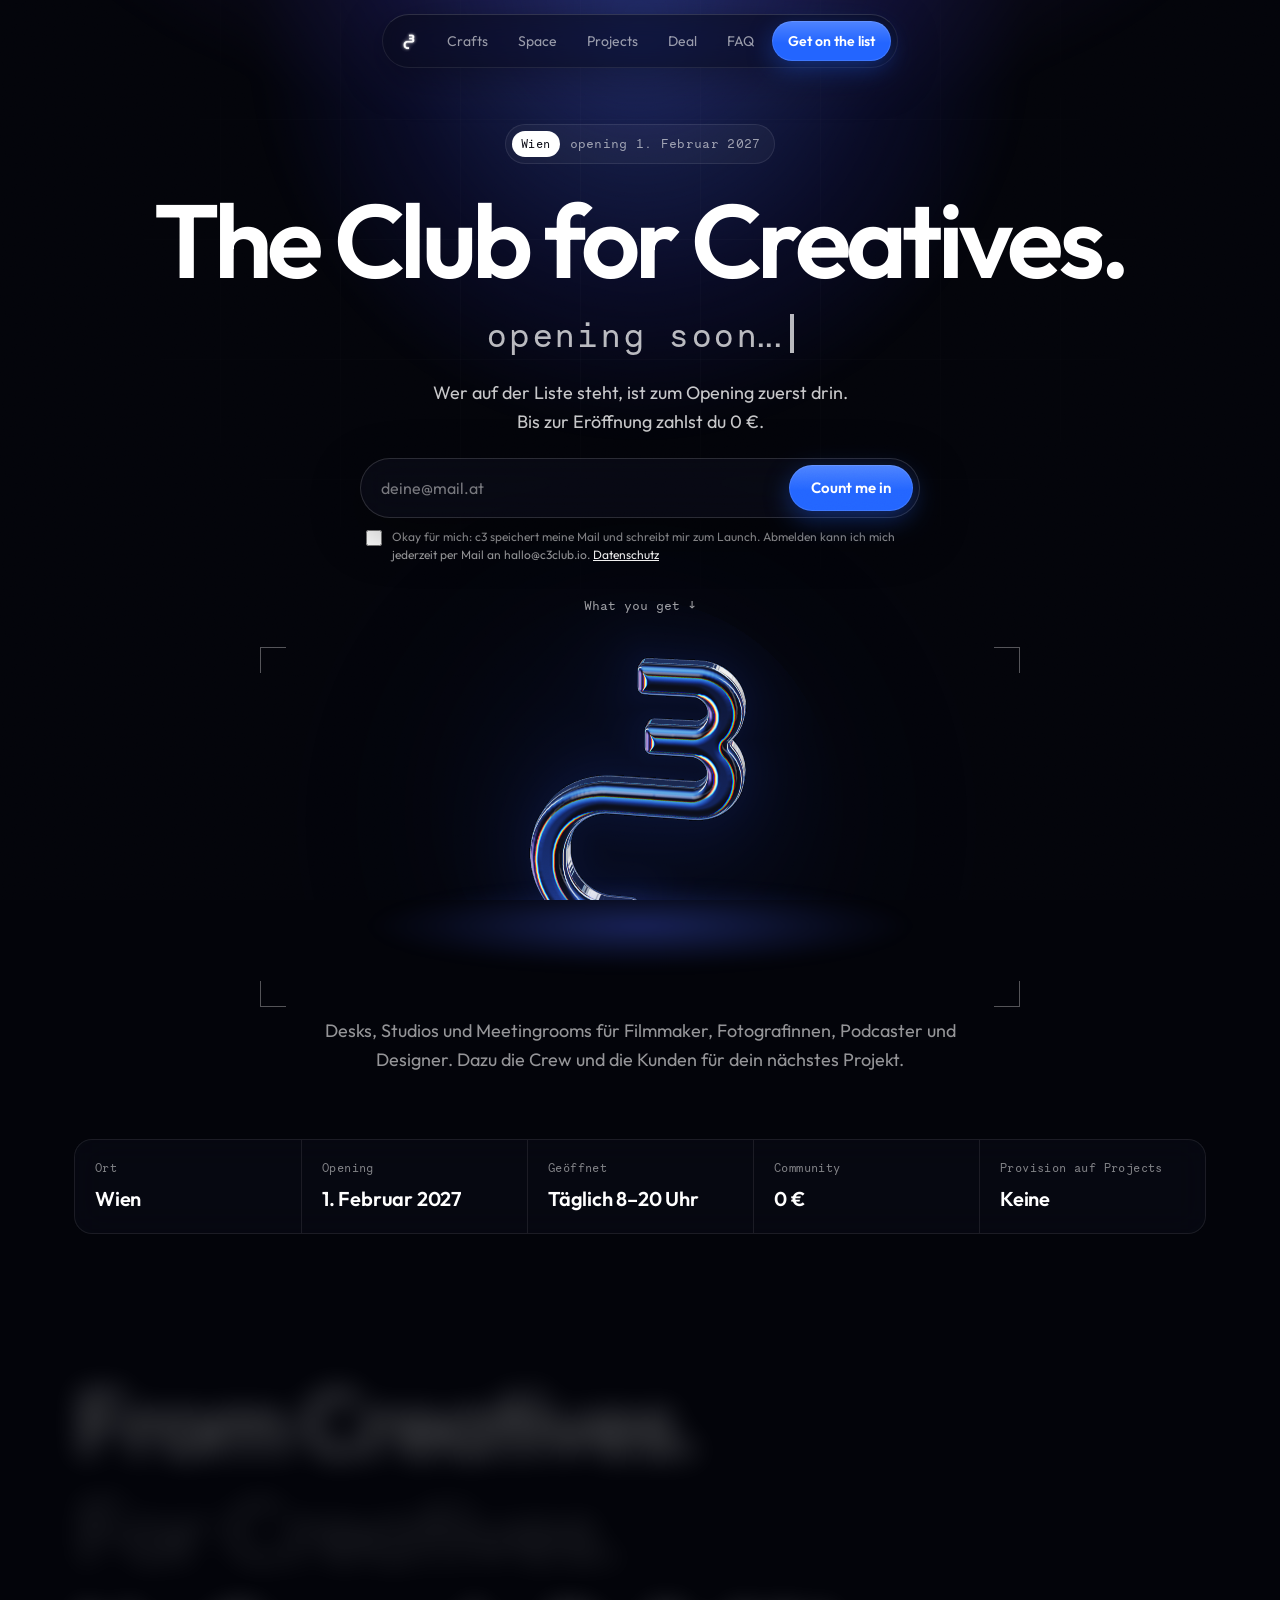
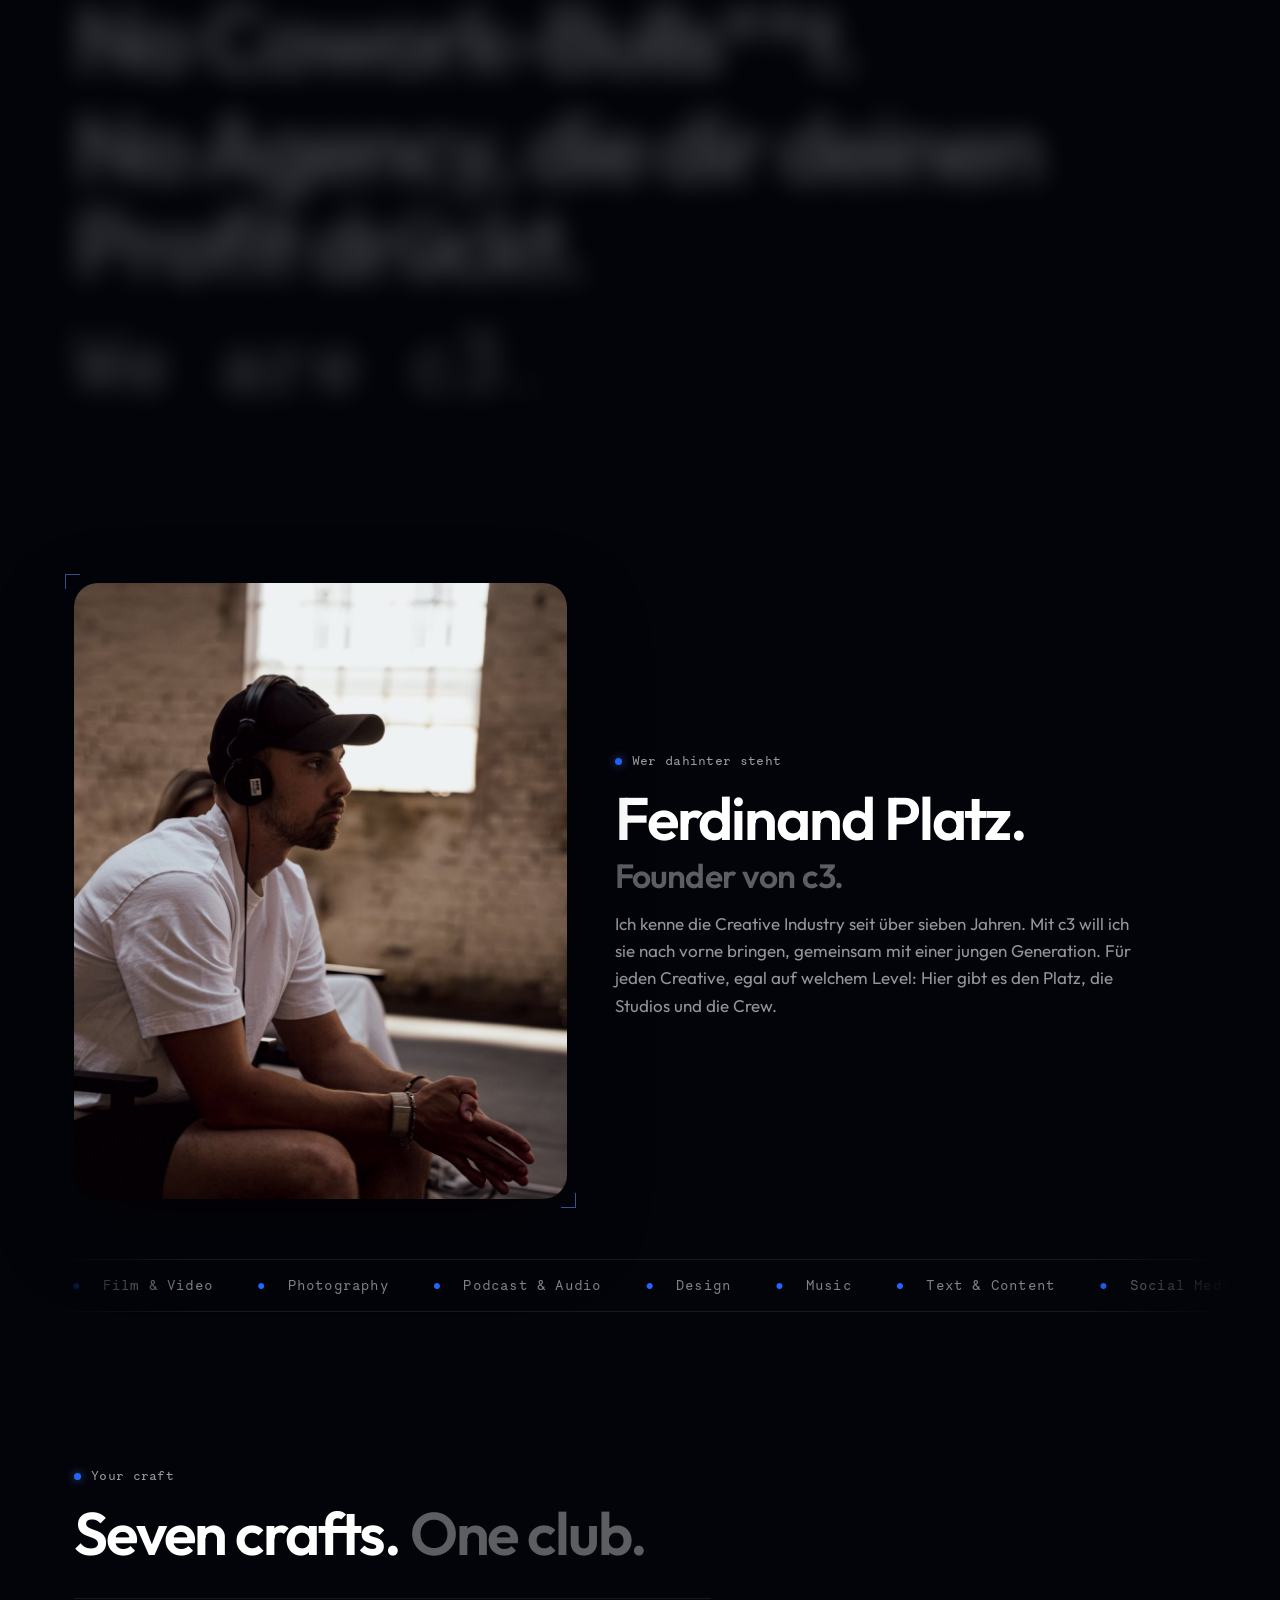
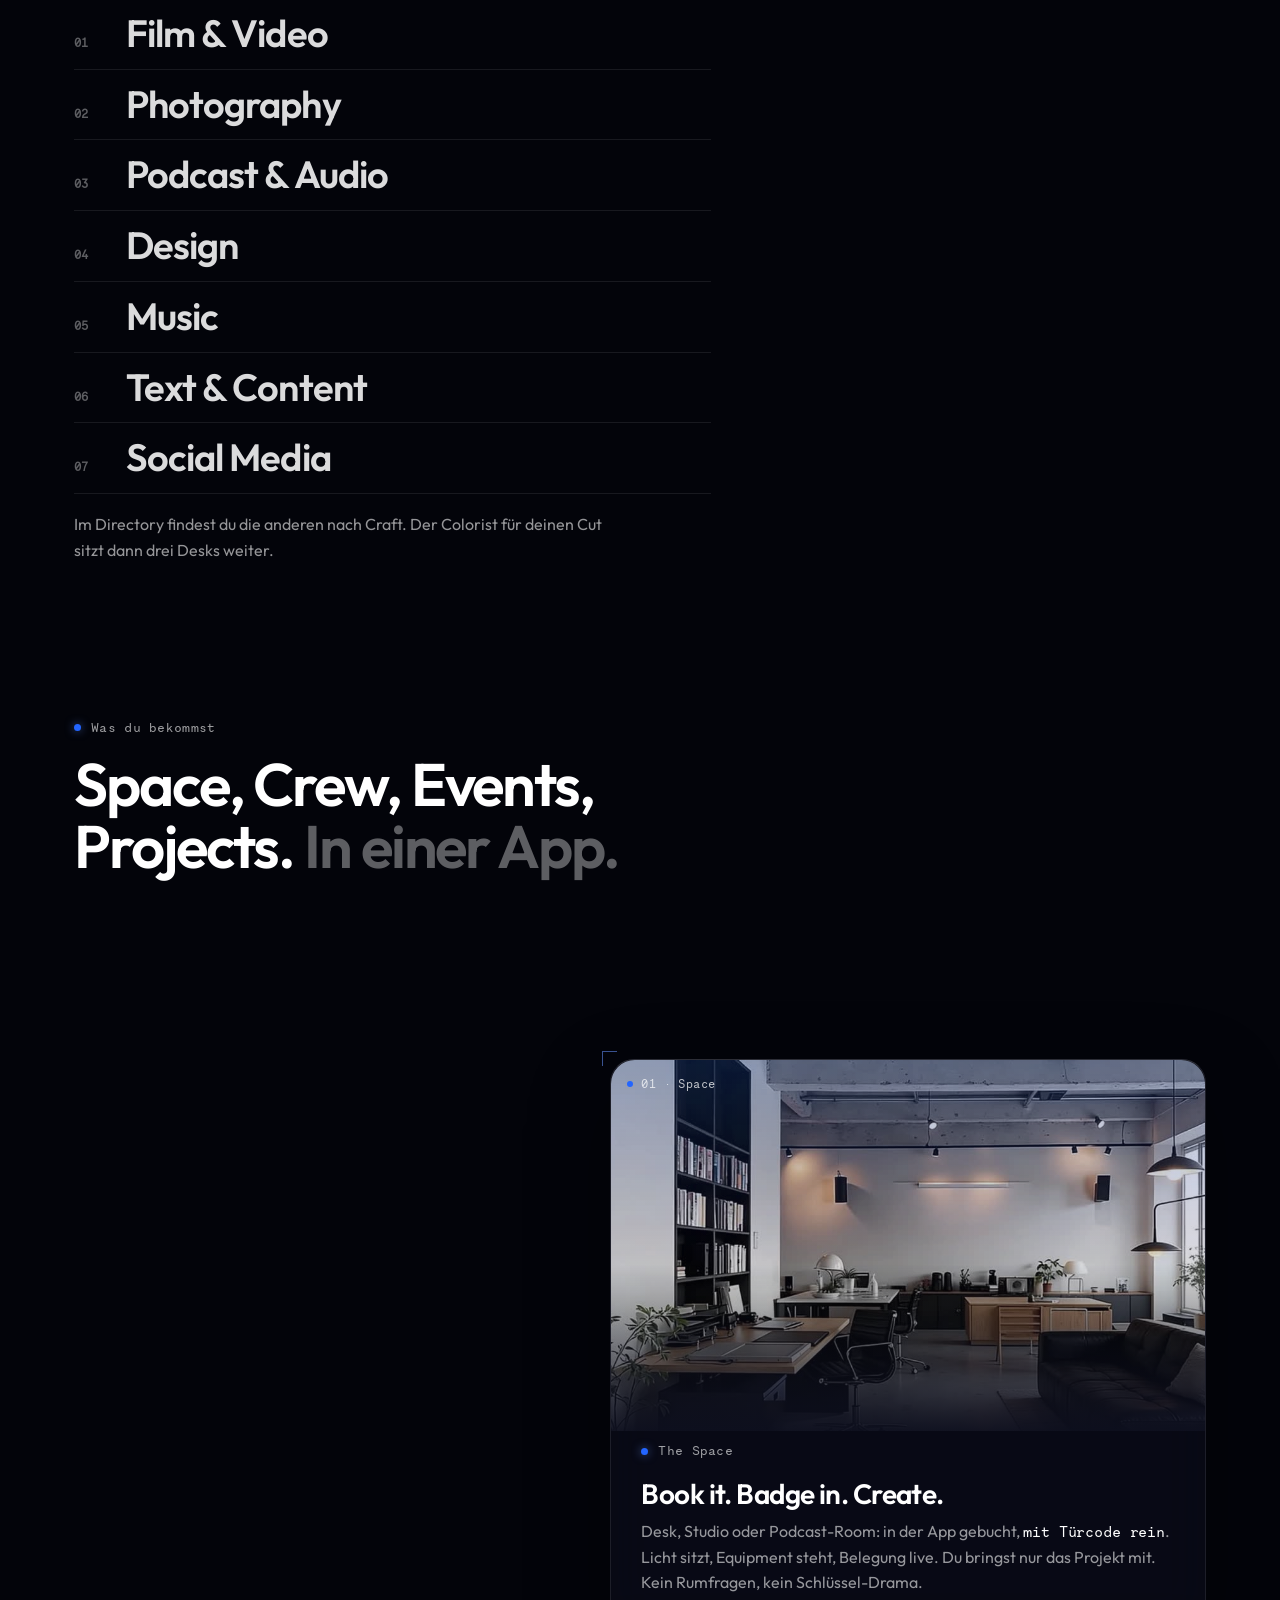
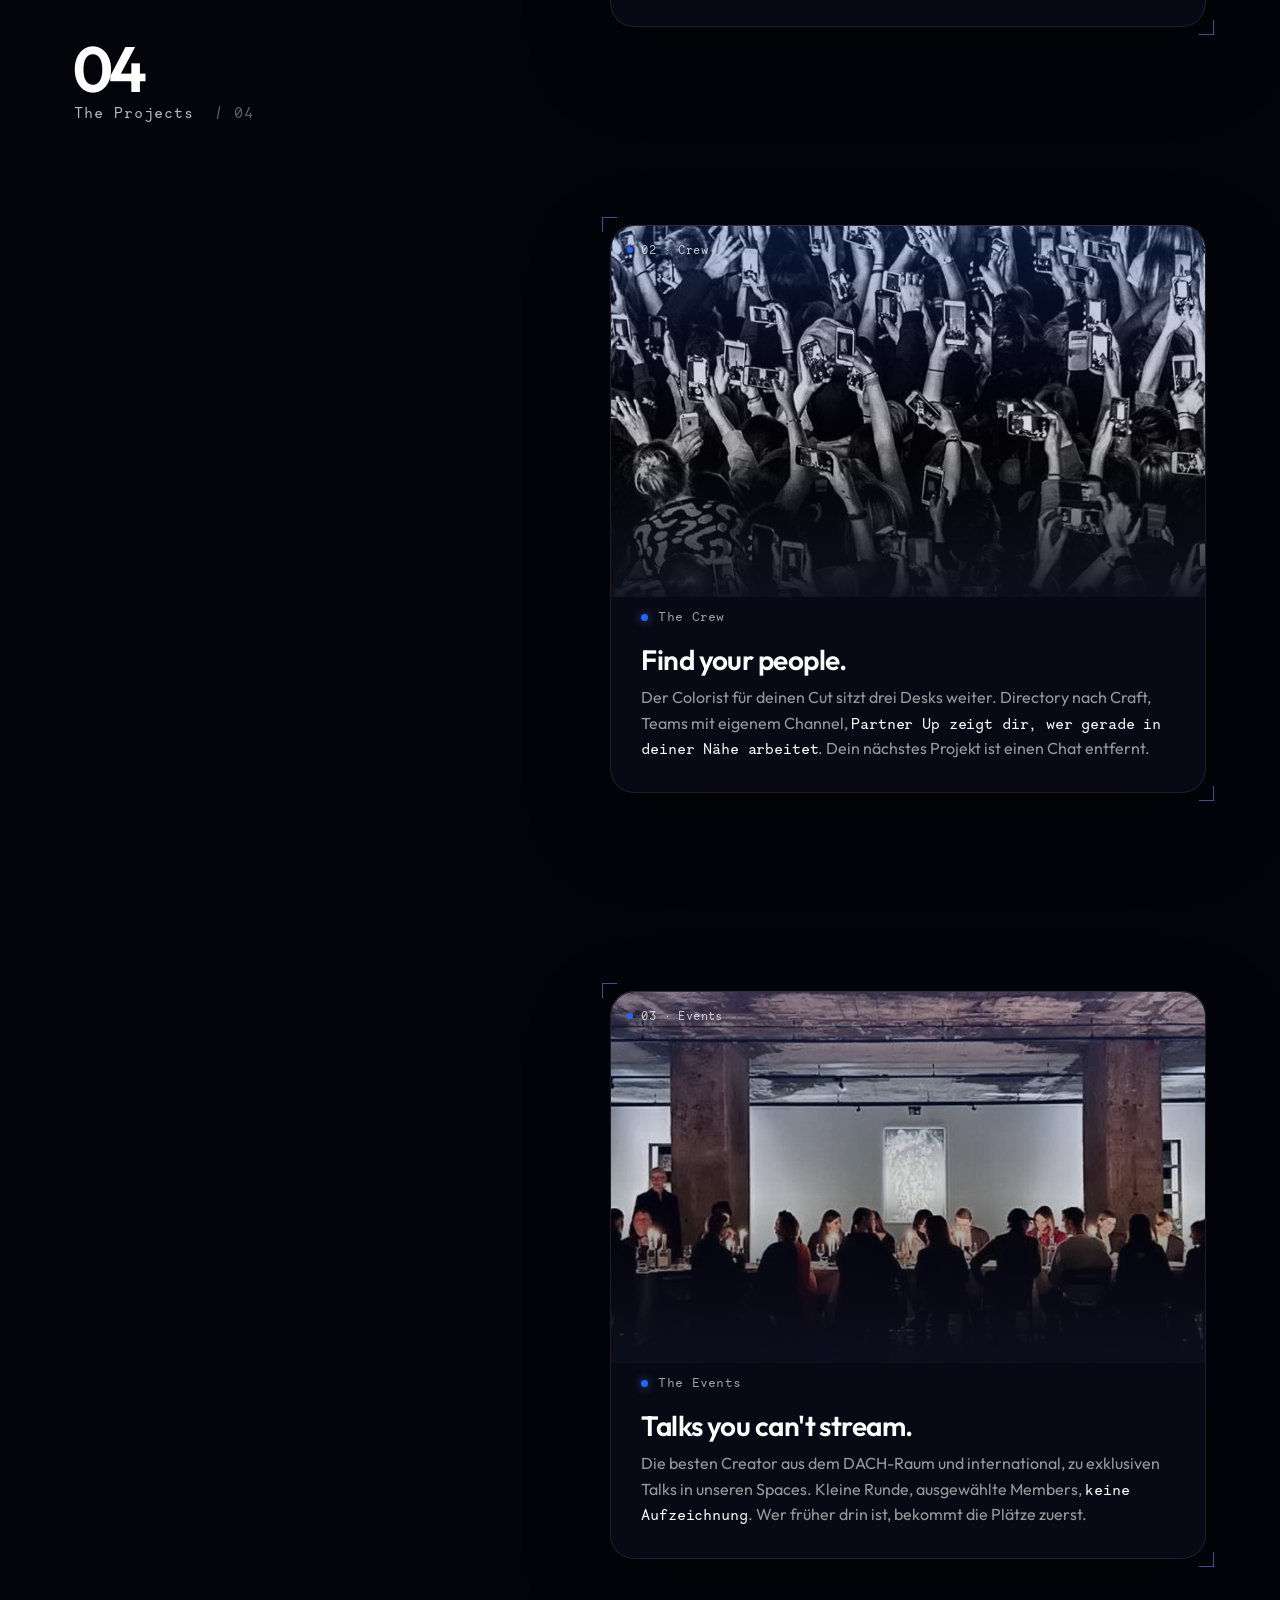
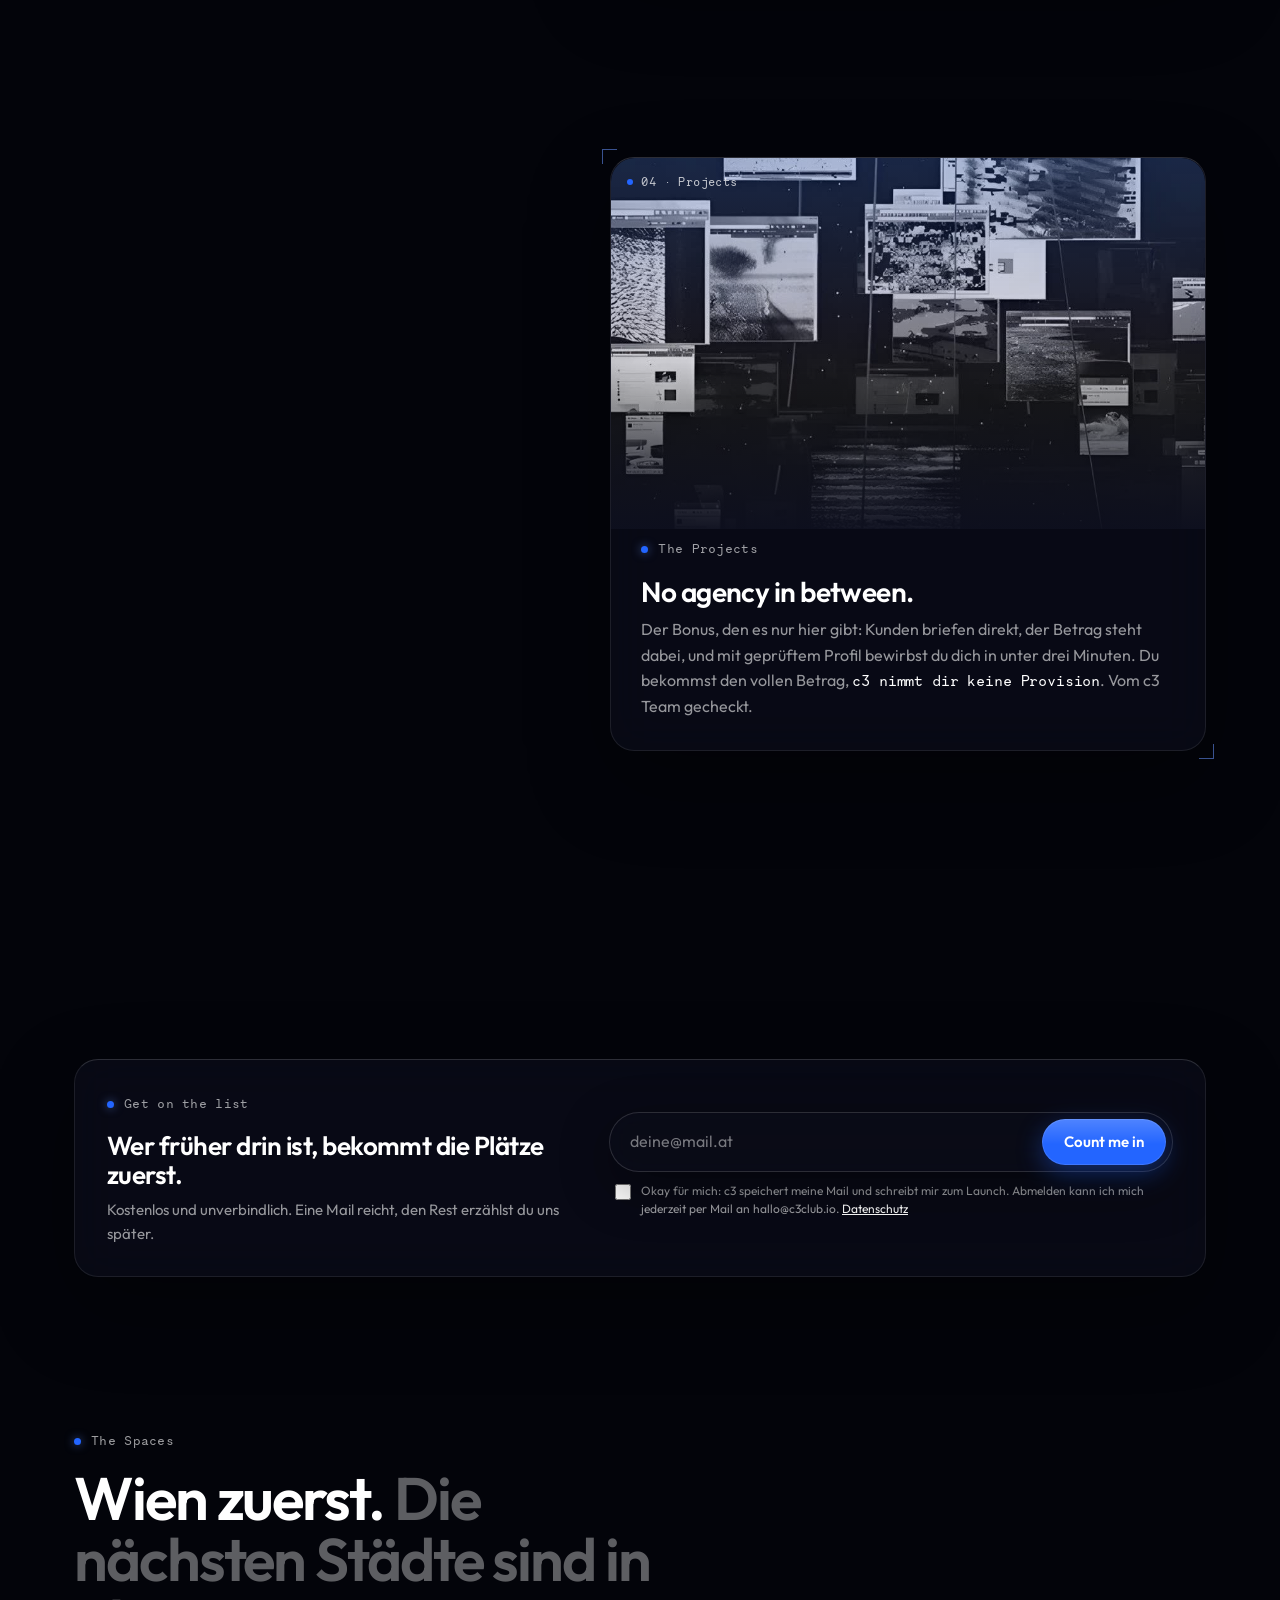
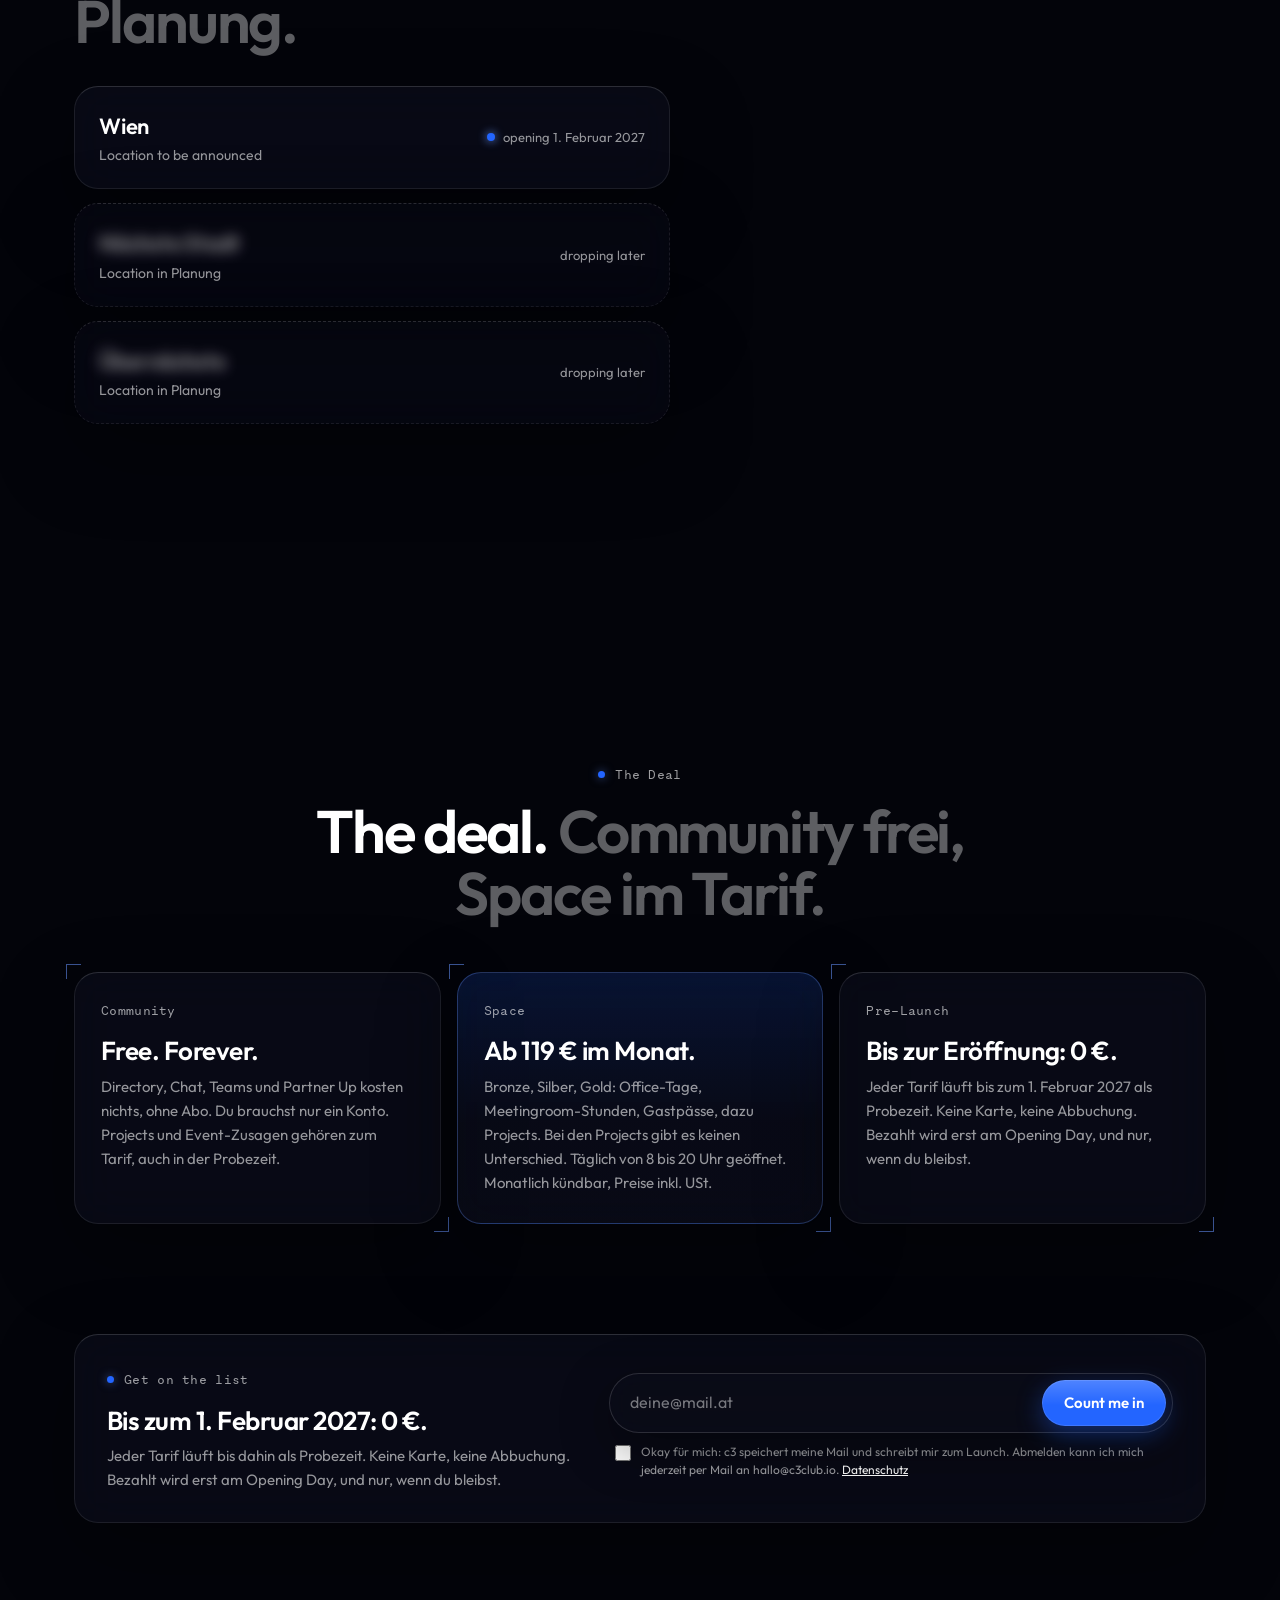
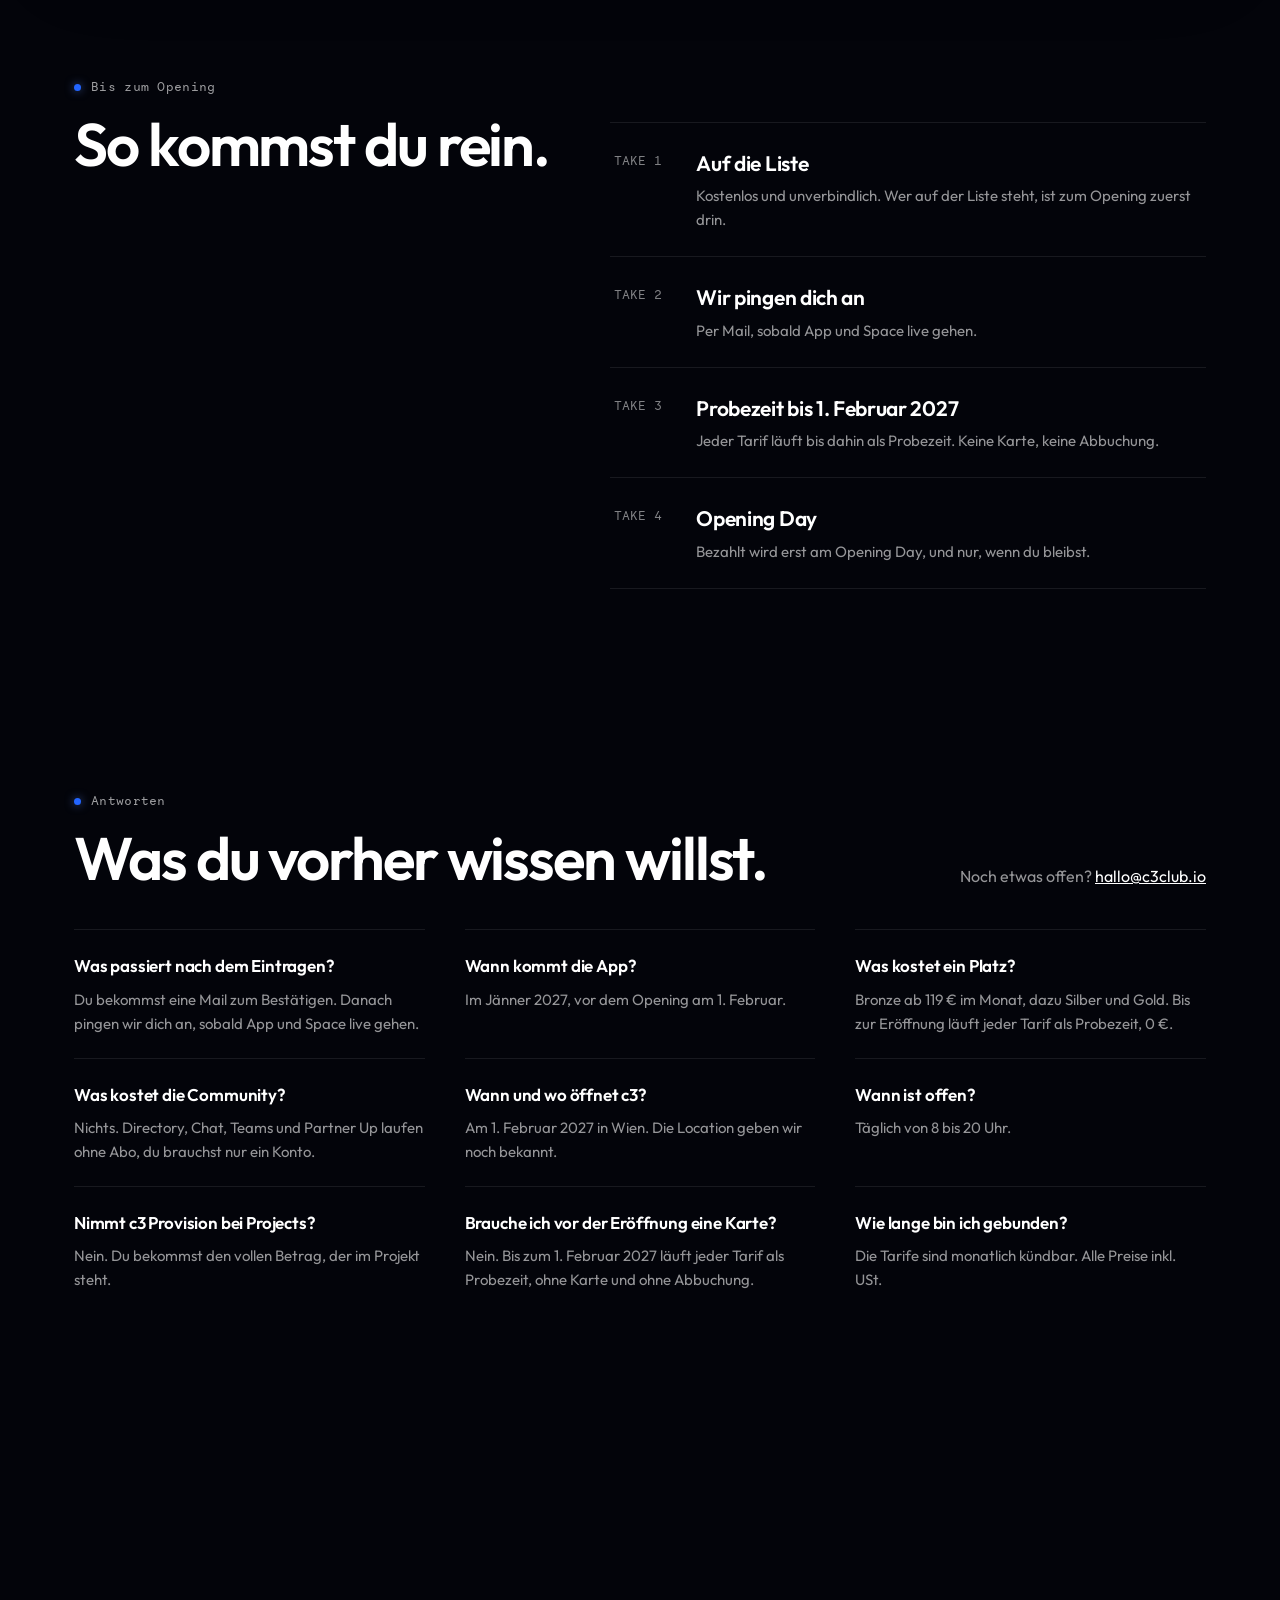
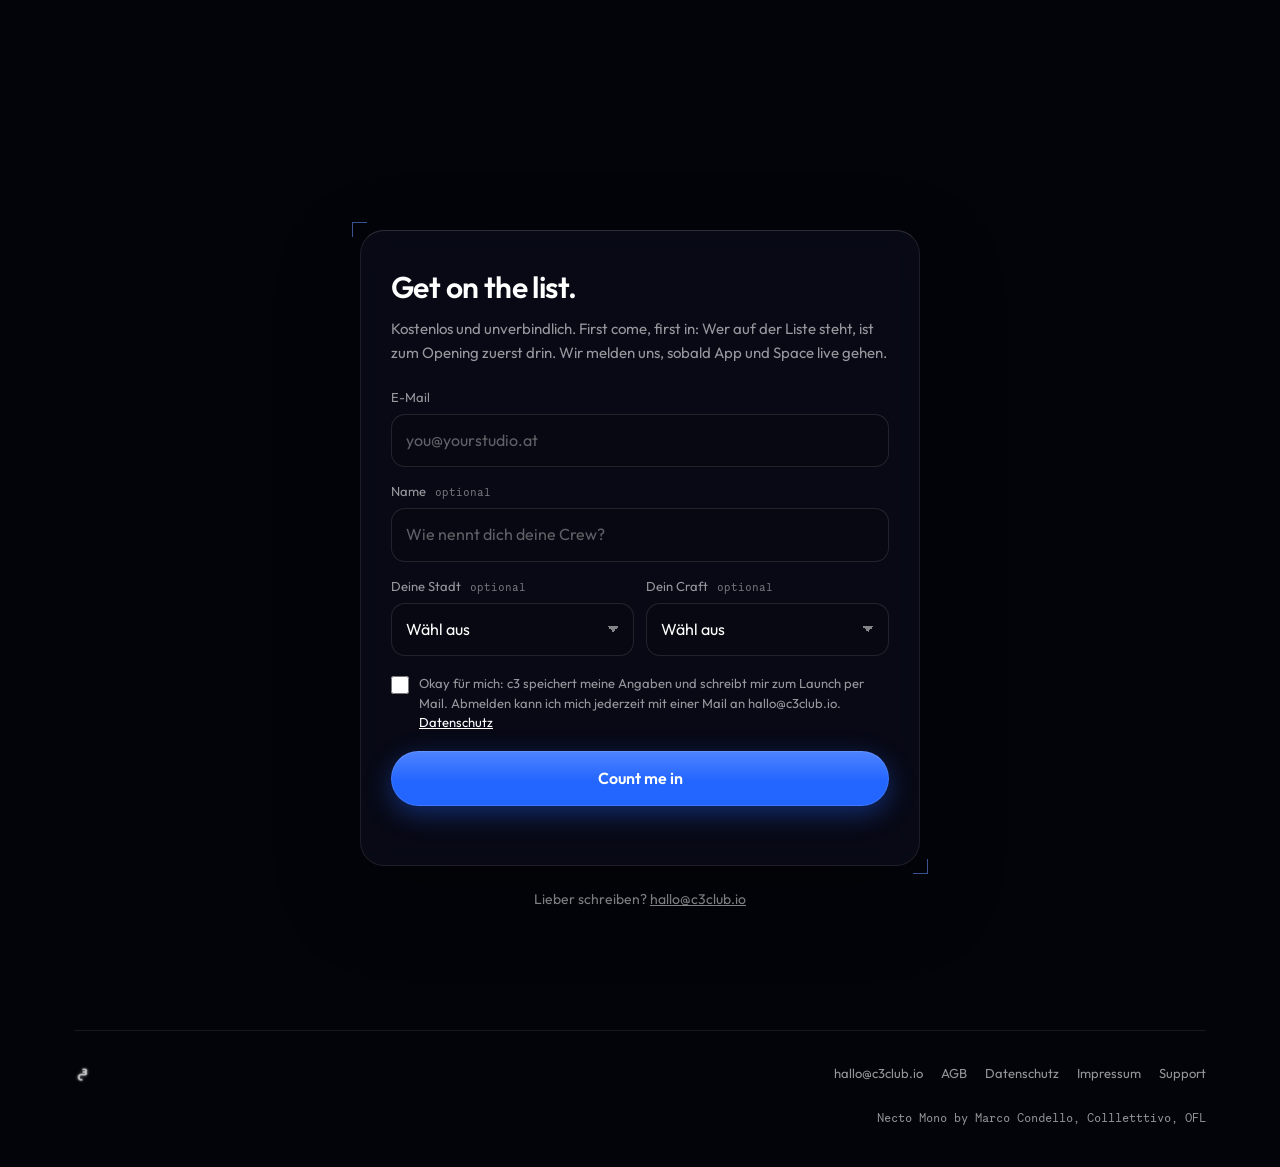
<file: index.html>
<!doctype html>
<html lang="de">
<head>
<meta charset="utf-8">
<meta name="viewport" content="width=device-width, initial-scale=1">
<title>c3 Creative Creator Club · Coworking, Studios und Podcast-Room in Wien</title>
<meta name="description" content="c3 ist der Club für Kreative in Wien: Desks, Studios, Podcast-Room und Meetingrooms, dazu Crew und Projekte ohne Provision. Opening am 1. Februar 2027, bis dahin 0 €. Jetzt kostenlos auf die Liste.">
<link rel="canonical" href="https://c3club.io/">
<meta property="og:title" content="c3 · The Club for Creatives. Wien, 1. Februar 2027.">
<meta property="og:description" content="Desks, Studios, Podcast-Room und Projekte ohne Provision. Wer auf der Liste steht, ist zum Opening zuerst drin.">
<meta property="og:image" content="https://c3club.io/social.png">
<meta property="og:url" content="https://c3club.io/">
<meta property="og:type" content="website">
<meta property="og:locale" content="de_AT">
<meta name="twitter:card" content="summary_large_image">
<meta name="theme-color" content="#03040A">
<link rel="icon" href="/favicon.png">
<link rel="apple-touch-icon" href="/favicon.png">
<link rel="preload" href="/fonts/NectoMono-Regular.woff2" as="font" type="font/woff2" crossorigin>
<link rel="stylesheet" href="/_stil.css">
<script type="application/ld+json">
{"@context":"https://schema.org","@type":"Organization","name":"c3 Creative Creator Club","alternateName":"c3","url":"https://c3club.io/","logo":"https://c3club.io/social.png","email":"hallo@c3club.io","address":{"@type":"PostalAddress","streetAddress":"1908 Thomes Ave, Ste 12672","postalCode":"82001","addressLocality":"Cheyenne","addressRegion":"WY","addressCountry":"US"},"sameAs":["https://c3club.app"]}
</script>
<style>
  /* Die Seite zieht sich um ein Zeichen: das c3 als Glasskulptur (3d/c3-glas.js). Jedes Element mit data-c3 ist eine
     Station (gier, nick, roll in Grad, Deckkraft), data-c3-ort der Platzhalter, in dem das Zeichen dort steht.
     Die Bildsprache kommt aus der Produktion: Sucher, Timecode, Schnittmarken, Kontaktbogen. */
  /* Zweitschrift: Necto Mono von Marco Condello / Collletttivo, SIL Open Font License 1.1 (fonts/NectoMono-OFL.txt).
     Sie hebt hervor; Outfit bleibt die Stimme. */
  @font-face { font-family: 'Necto Mono'; font-weight: 400; font-style: normal; font-display: swap; src: url('/fonts/NectoMono-Regular.woff2') format('woff2'); }
  :root { --rand: 24px; --breit: 1180px; --karte: rgba(13,15,30,0.56); --linie: rgba(255,255,255,0.085);
          --mono: 'Necto Mono', ui-monospace, 'SF Mono', Menlo, monospace; --rec: #FF4D4D; }
  html { scroll-behavior: smooth; }
  @media (prefers-reduced-motion: reduce) { html { scroll-behavior: auto; } }
  body { background: #03040A; background-image: none; line-height: 1.6; overflow-x: hidden; }
  ::selection { background: rgba(35,101,255,0.45); }
  .springen { position: absolute; left: 16px; top: -60px; z-index: 30; padding: 10px 16px; border-radius: 99px; background: #fff; color: #070812; font-weight: 600; text-decoration: none; }
  .springen:focus { top: 16px; }
  .mono { font-family: var(--mono); font-size: 12px; letter-spacing: .4px; }

  /* ── Raum: Lichtkegel, feines Raster, die Skulptur ── */
  .raum { position: fixed; inset: 0; z-index: 0; pointer-events: none; overflow: hidden; }
  .raum .kegel { position: absolute; left: 50%; top: -18vh; width: min(1500px, 170vw); height: 120vh; transform: translateX(-50%);
    background: radial-gradient(ellipse 36% 52% at 50% 18%, rgba(76,110,255,0.34), rgba(52,60,230,0.13) 45%, transparent 72%),
                radial-gradient(ellipse 60% 40% at 50% 0%, rgba(126,92,255,0.20), transparent 70%); filter: blur(10px); }
  .raum .raster { position: absolute; inset: 0; opacity: 0.55;
    background-image: linear-gradient(rgba(255,255,255,0.035) 1px, transparent 1px), linear-gradient(90deg, rgba(255,255,255,0.035) 1px, transparent 1px);
    background-size: 120px 120px; background-position: center -1px;
    -webkit-mask-image: radial-gradient(ellipse 60% 55% at 50% 30%, #000 10%, transparent 100%);
    mask-image: radial-gradient(ellipse 60% 55% at 50% 30%, #000 10%, transparent 100%); }
  .raum canvas { position: absolute; inset: 0; width: 100%; height: 100%; opacity: 0; transition: opacity 1.2s ease; }
  .raum canvas.bereit { opacity: 1; }
  .korn { position: fixed; inset: 0; z-index: 3; pointer-events: none; opacity: 0.06; mix-blend-mode: overlay;
    background-image: url("data:image/svg+xml;utf8,<svg xmlns='http://www.w3.org/2000/svg' width='160' height='160'><filter id='k'><feTurbulence type='fractalNoise' baseFrequency='0.9' numOctaves='2' stitchTiles='stitch'/></filter><rect width='100%' height='100%' filter='url(%23k)'/></svg>"); }

  .rahmen { position: relative; z-index: 2; max-width: var(--breit); margin: 0 auto; padding: 0 var(--rand); }

  /* ── Leiste ── */
  .leiste { position: sticky; top: 14px; z-index: 10; display: flex; justify-content: center; padding: 0 var(--rand); margin-top: 14px; }
  .leiste nav { display: flex; align-items: center; gap: 6px; padding: 6px 6px 6px 16px; border-radius: 99px;
    background: rgba(10,12,24,0.62); border: 1px solid var(--linie); border-top-color: rgba(255,255,255,0.14);
    -webkit-backdrop-filter: blur(18px) saturate(150%); backdrop-filter: blur(18px) saturate(150%); box-shadow: 0 10px 40px rgba(0,0,0,0.35); }
  .leiste .marke { height: 22px; width: auto; display: block; margin-right: 10px; }
  .leiste a.weg { color: var(--txt2); text-decoration: none; font-size: 14px; padding: 8px 12px; border-radius: 99px; transition: color .15s ease, background .15s ease; }
  .leiste a.weg:hover { color: var(--txt); background: rgba(255,255,255,0.06); }
  .knopf-blau { display: inline-flex; align-items: center; justify-content: center; gap: 8px; min-height: 40px; font: inherit; font-weight: 600; font-size: 14px; color: #fff; text-decoration: none;
    padding: 9px 16px; border-radius: 99px; border: 0; cursor: pointer; background: var(--akzent);
    background-image: linear-gradient(180deg, rgba(255,255,255,0.20), rgba(255,255,255,0) 55%);
    box-shadow: 0 0 0 1px rgba(255,255,255,0.12) inset, 0 8px 26px rgba(35,101,255,0.38); transition: transform .15s ease, box-shadow .2s ease; }
  .knopf-blau:hover { box-shadow: 0 0 0 1px rgba(255,255,255,0.2) inset, 0 10px 34px rgba(35,101,255,0.55); }
  .knopf-blau:active, .knopf-hell:active { transform: scale(0.97); }
  .knopf-hell { display: inline-flex; align-items: center; min-height: 48px; font-weight: 600; font-size: 15px; text-decoration: none; color: #070812;
    background: #fff; padding: 13px 22px; border-radius: 99px; box-shadow: 0 10px 40px rgba(102,148,255,0.35); transition: transform .15s ease; }
  .knopf-leise { display: inline-flex; align-items: center; min-height: 48px; font-weight: 500; font-size: 15px; text-decoration: none; color: var(--txt);
    padding: 13px 20px; border-radius: 99px; border: 1px solid var(--linie); background: rgba(255,255,255,0.04); }
  @media (max-width: 860px) { .leiste a.weg { display: none; } }

  /* ── Hero ── */
  .held { text-align: center; padding: 56px 0 0; }
  .kicker { display: inline-flex; align-items: center; gap: 10px; padding: 6px 14px 6px 6px; border-radius: 99px;
    border: 1px solid var(--linie); background: rgba(255,255,255,0.04); color: var(--txt2); font-family: var(--mono); font-size: 13px; letter-spacing: .3px; }
  .kicker b { font-family: var(--mono); font-weight: 400; font-size: 12px; letter-spacing: .5px; color: #070812; background: #fff; padding: 3px 9px; border-radius: 99px; }
  .held h1 { font-size: clamp(46px, 8.4vw, 104px); line-height: 0.96; letter-spacing: -0.045em; font-weight: 600; margin: 26px auto 0; max-width: 980px; }
  .held h1 .eins { display: block; color: #fff; }
  .held h1 .zwei { display: block; font-family: var(--mono); font-weight: 400; font-size: 0.34em; letter-spacing: 0.02em; line-height: 1.2;
    color: rgba(255,255,255,0.72); margin-top: 0.7em; }
  /* In einer Monoschrift steht jeder Punkt in einer ganzen Zelle. Enger gesetzt wirken die drei als Auslassung. */
  .held h1 .zwei .punkte { letter-spacing: -0.38em; margin-left: -0.26em; }
  .held h1 .zwei::after { content: ""; display: inline-block; width: max(2px, .1em); height: 1.1em; margin-left: .02em; vertical-align: -0.16em; background: rgba(255,255,255,0.72); animation: blinken 1.1s steps(2, start) infinite; }
  @keyframes blinken { to { visibility: hidden; } }
  @media (prefers-reduced-motion: reduce) { .held h1 .zwei::after { animation: none; } }
  .held .tun { display: flex; gap: 12px; justify-content: center; flex-wrap: wrap; margin-top: 28px; }
  .held .lead { max-width: 640px; margin: 10px auto 0; font-size: 18px; color: var(--txt2); }
  .held .lead .wir { display: block; margin-top: 12px; color: var(--txt); font-weight: 600; }
  .held .lead .zusammen { white-space: nowrap; }

  /* Die Buehne mit vier Sucherecken, sonst nichts. */
  .buehne { position: relative; height: clamp(300px, 47vh, 540px); margin: 22px auto 0; max-width: 760px; }
  .buehne::after { content: ""; position: absolute; left: 50%; bottom: 6%; width: min(760px, 92vw); height: 120px; transform: translateX(-50%);
    background: radial-gradient(ellipse 50% 50% at 50% 50%, rgba(70,100,255,0.32), rgba(70,100,255,0.06) 55%, transparent 72%); filter: blur(6px); }
  .sucher { position: absolute; inset: 0; pointer-events: none; }
  .sucher i { position: absolute; width: 26px; height: 26px; border: 0 solid rgba(255,255,255,0.32); }
  .sucher i:nth-child(1) { left: 0; top: 0; border-left-width: 1px; border-top-width: 1px; }
  .sucher i:nth-child(2) { right: 0; top: 0; border-right-width: 1px; border-top-width: 1px; }
  .sucher i:nth-child(3) { left: 0; bottom: 0; border-left-width: 1px; border-bottom-width: 1px; }
  .sucher i:nth-child(4) { right: 0; bottom: 0; border-right-width: 1px; border-bottom-width: 1px; }
  .buehne .ersatz { position: absolute; left: 50%; top: 46%; transform: translate(-50%,-50%); height: 52%; width: auto;
    filter: drop-shadow(0 0 40px rgba(102,148,255,0.55)); transition: opacity .8s ease; }
  html.glas-an .buehne .ersatz { opacity: 0; }
  @media (max-width: 520px) { .held { padding-top: 40px; } .held .lead { font-size: 16px; } .buehne { height: 40vh; margin-top: 18px; } }
  @media (max-width: 350px) { .held .lead .zusammen { white-space: normal; } }

  /* ── Fakten wie ein Slate ── */
  .slate { display: grid; grid-template-columns: repeat(5, 1fr); margin-top: 64px; border: 1px solid var(--linie); border-radius: 18px; overflow: hidden;
    background: rgba(10,12,24,0.5); -webkit-backdrop-filter: blur(16px); backdrop-filter: blur(16px); }
  .slate div { padding: 18px 20px; border-left: 1px solid var(--linie); }
  .slate div:first-child { border-left: 0; }
  .slate .mono { color: rgba(255,255,255,0.5); display: block; margin-bottom: 6px; }
  .slate b { font-size: 20px; font-weight: 600; letter-spacing: -0.01em; }
  @media (max-width: 900px) { .slate { grid-template-columns: repeat(2, 1fr); } .slate div { border-left: 0; border-top: 1px solid var(--linie); } .slate div:nth-child(-n+2) { border-top: 0; } .slate div:nth-child(even) { border-left: 1px solid var(--linie); } .slate div:last-child { grid-column: 1 / -1; border-left: 0; } }

  /* ── Motto und Ticker ── */
  /* Manifest: Schaerfe ziehen. Jede Zeile ist unscharf und wird scharf, wenn sie in der Bildmitte steht. */
  .manifest { padding: 140px 0 40px; }
  .fokus { margin: 0; font-size: clamp(40px, 7.4vw, 104px); line-height: 1.02; letter-spacing: -0.045em; font-weight: 600; color: var(--txt);
    will-change: filter, opacity; transition: filter .12s linear, opacity .12s linear; }
  .fokus + .fokus { margin-top: .12em; }
  .fokus.dim { color: var(--txt3); }
  .fokus.marke { font-family: var(--mono); font-weight: 400; letter-spacing: -0.03em; font-size: clamp(36px, 6.4vw, 92px); margin-top: .35em; }
  @media (max-width: 520px) { .manifest { padding-top: 100px; } }
  .ticker { overflow: hidden; margin: 60px calc(-1 * var(--rand)) 0; border-top: 1px solid var(--linie); border-bottom: 1px solid var(--linie); padding: 14px 0;
    -webkit-mask-image: linear-gradient(90deg, transparent, #000 12%, #000 88%, transparent); mask-image: linear-gradient(90deg, transparent, #000 12%, #000 88%, transparent); }
  .ticker .lauf { display: flex; width: max-content; animation: lauf 46s linear infinite; }
  .ticker span { white-space: nowrap; padding: 0 22px; font-family: var(--mono); font-size: 14px; letter-spacing: .2px; color: rgba(255,255,255,0.5); }
  .ticker span i { font-style: normal; color: var(--akzent); padding-right: 22px; }
  @keyframes lauf { from { transform: translateX(0); } to { transform: translateX(-50%); } }
  @media (prefers-reduced-motion: reduce) { .ticker .lauf { animation: none; } }

  /* ── Abschnitte ── */
  .etikett { display: inline-flex; align-items: center; gap: 10px; font-family: var(--mono); font-size: 13px; letter-spacing: .3px; color: rgba(255,255,255,0.62); margin-bottom: 16px; }
  .etikett::before { content: ""; width: 7px; height: 7px; border-radius: 99px; background: var(--akzent); box-shadow: 0 0 10px rgba(102,148,255,0.6); }
  h2.gross { font-size: clamp(34px, 5vw, 60px); line-height: 1.02; letter-spacing: -0.035em; font-weight: 600; margin: 0; }
  h2.gross .dim { color: var(--txt3); }
  .glas { background: var(--karte); border: 1px solid var(--linie); border-top-color: rgba(255,255,255,0.15); border-radius: 24px;
    -webkit-backdrop-filter: blur(22px) saturate(140%); backdrop-filter: blur(22px) saturate(140%); box-shadow: 0 30px 80px rgba(0,0,0,0.35); }
  /* Schnittmarken an den Ecken, wie auf einem Druckbogen. */
  .marken { position: relative; }
  .marken::before, .marken::after { content: ""; position: absolute; width: 14px; height: 14px; pointer-events: none; border: 0 solid rgba(102,148,255,0.55); }
  .marken::before { left: -9px; top: -9px; border-left-width: 1px; border-top-width: 1px; }
  .marken::after { right: -9px; bottom: -9px; border-right-width: 1px; border-bottom-width: 1px; }

  /* Hervorgehoben wird mit der Zweitschrift, nicht mit Farbe: Die Kernfakten stehen in Necto Mono, in reinem Weiss. */
  mark.auswahl { background: none; color: #fff; font-family: var(--mono); font-size: .94em; letter-spacing: -.01em; padding: 0; }
  /* Crafts: links die Gewerke als grosse Zeilen, rechts steht das Zeichen. */
  .crafts { display: grid; grid-template-columns: minmax(0, 7fr) minmax(0, 5fr); gap: 40px; align-items: center; padding-top: 150px; }
  .crafts .platz { height: min(56vh, 520px); }
  .gewerke { list-style: none; margin: 34px 0 0; padding: 0; border-top: 1px solid var(--linie); }
  .gewerke li { display: flex; align-items: baseline; gap: 18px; padding: 14px 0; border-bottom: 1px solid var(--linie); margin: 0;
    font-size: clamp(24px, 3.2vw, 38px); line-height: 1.1; letter-spacing: -0.025em; font-weight: 600; color: var(--txt); transition: color .2s ease, padding .25s ease; }
  .gewerke li .mono { color: var(--txt3); min-width: 34px; }
  .gewerke li:hover { color: #fff; padding-left: 8px; }
  .gewerke li { color: rgba(255,255,255,0.86); }
  .crafts .zusatz { color: var(--txt2); margin: 18px 0 0; max-width: 540px; }
  @media (max-width: 860px) { .crafts { grid-template-columns: 1fr; padding-top: 110px; } .crafts .platz { display: none; } }

  /* What creatives need: links steht das Zeichen, rechts laufen die vier Karten vorbei, wie Bilder auf einem Kontaktbogen. */
  .bedarf { padding-top: 150px; }
  .bedarf .kopf { max-width: 680px; }
  .spalten { display: grid; grid-template-columns: minmax(0, 5fr) minmax(0, 6fr); gap: 40px; margin-top: 56px; }
  .anzeige { position: sticky; top: 0; height: 100vh; display: flex; flex-direction: column; padding: 13vh 0 12vh; }
  .anzeige .platz-c3 { flex: 1; min-height: 0; }
  .anzeige .nr { font-size: 15px; color: var(--txt3); letter-spacing: 1px; }
  .anzeige .nr b { display: block; font-size: 64px; line-height: 1; color: var(--txt); font-weight: 600; letter-spacing: -0.04em; font-variant-numeric: tabular-nums; }
  .anzeige .nr { font-family: var(--mono); }
  .anzeige .nr b { font-family: Outfit, sans-serif; }
  .anzeige .nr span { color: rgba(255,255,255,0.72); }
  .karten { display: flex; flex-direction: column; gap: 22vh; padding: 14vh 0 22vh; }
  .merkmal { overflow: visible; }
  .merkmal .bild { position: relative; aspect-ratio: 16 / 10; overflow: hidden; background: #0a0b14; border-radius: 24px 24px 0 0; }
  .merkmal .bild img { position: absolute; inset: 0; width: 100%; height: 100%; object-fit: cover; display: block; }
  .merkmal .bild .raster-bild { image-rendering: pixelated; transition: opacity 1.2s ease; }
  /* Entwickeln: Das echte Foto kommt aus der Unschaerfe, wenn die Karte in der Mitte steht oder die Maus darauf liegt. */
  .merkmal .bild .foto { opacity: 0; filter: blur(14px) saturate(0.6) brightness(0.85); transform: scale(1.06);
    transition: opacity 1.2s ease, filter 1.4s ease, transform 1.6s cubic-bezier(.2,.7,.2,1); }
  .merkmal.entwickelt .bild .foto, .merkmal:hover .bild .foto { opacity: 1; filter: blur(0) saturate(0.85) brightness(0.88); transform: scale(1.02); }
  .merkmal.entwickelt .bild .raster-bild, .merkmal:hover .bild .raster-bild { opacity: 0; }
  .merkmal .bild::after { content: ""; position: absolute; inset: 0;
    background: linear-gradient(180deg, rgba(35,101,255,0.20), rgba(30,30,214,0.06) 45%, rgba(10,11,20,0) 65%), linear-gradient(180deg, rgba(10,11,20,0) 55%, rgba(13,15,30,0.96) 100%); }
  .merkmal .bild .rahmennr { position: absolute; left: 16px; top: 14px; z-index: 1; color: rgba(255,255,255,0.75); }
  .merkmal .bild .rahmennr::before { content: ""; display: inline-block; width: 6px; height: 6px; border-radius: 99px; background: var(--akzent); margin-right: 8px; vertical-align: 1px; }
  .merkmal .text { padding: 6px 30px 30px; }
  .merkmal h3 { font-size: 28px; line-height: 1.12; letter-spacing: -0.02em; margin: 0 0 10px; }
  .merkmal p { margin: 0; font-size: 16px; }
  @media (max-width: 860px) {
    .spalten { grid-template-columns: 1fr; margin-top: 36px; }
    .anzeige { display: none; }
    .karten { gap: 26px; padding: 0; }
    .merkmal .text { padding: 4px 22px 24px; }
    .merkmal h3 { font-size: 23px; }
  }

  /* Wien first */
  .staedte-teil { display: grid; grid-template-columns: minmax(0, 6fr) minmax(0, 5fr); gap: 40px; padding-top: 150px; align-items: center; min-height: 80vh; }
  .staedte-teil .platz { height: min(62vh, 560px); }
  .staedte { display: grid; gap: 14px; margin-top: 34px; }
  .stadt { display: flex; align-items: center; justify-content: space-between; gap: 16px; padding: 22px 24px; }
  .stadt .name { font-weight: 600; font-size: 22px; letter-spacing: -0.01em; }
  .stadt .lage { color: var(--txt2); font-size: 14px; }
  .stadt .bald { color: var(--txt3); font-size: 13px; text-align: right; white-space: nowrap; }
  .stadt.geheim { border-style: dashed; background: rgba(13,15,30,0.32); }
  .stadt.geheim .name { filter: blur(7px); user-select: none; color: var(--txt2); }
  .leuchte { width: 8px; height: 8px; border-radius: 99px; background: var(--akzent); box-shadow: 0 0 10px var(--glow); display: inline-block; margin-right: 8px; vertical-align: 1px; animation: puls 2.2s ease-in-out infinite; }
  @keyframes puls { 0%,100% { box-shadow: 0 0 8px var(--glow); } 50% { box-shadow: 0 0 20px var(--glow), 0 0 36px rgba(102,148,255,0.45); } }
  @media (prefers-reduced-motion: reduce) { .leuchte { animation: none; } }
  @media (max-width: 860px) { .staedte-teil { grid-template-columns: 1fr; min-height: 0; padding-top: 110px; } .staedte-teil .platz { display: none; } }
  @media (max-width: 480px) { .stadt { flex-direction: column; align-items: flex-start; gap: 4px; } .stadt .bald { text-align: left; } }

  /* The deal */
  .deal { padding-top: 120px; text-align: center; }
  .platz-deal { height: clamp(150px, 22vh, 220px); margin-bottom: 18px; }
  .deal .kopf { max-width: 680px; margin: 0 auto; }
  .angebote { display: grid; grid-template-columns: repeat(3, 1fr); gap: 16px; margin-top: 48px; text-align: left; }
  .angebot { padding: 28px 26px; }
  .angebot .tag { display: block; font-family: var(--mono); font-size: 13px; letter-spacing: .3px; color: rgba(255,255,255,0.62); margin-bottom: 14px; }
  .angebot h3 { font-size: 26px; line-height: 1.15; letter-spacing: -0.02em; margin: 0 0 10px; }
  .angebot p { margin: 0; font-size: 15px; }
  .angebot.mitte { background: linear-gradient(180deg, rgba(35,101,255,0.16), rgba(13,15,30,0.56) 60%); border-color: rgba(102,148,255,0.3); }
  .deal .klein { color: var(--txt3); font-size: 14px; margin-top: 20px; }
  @media (max-width: 900px) { .angebote { grid-template-columns: 1fr; } }

  /* So laeuft's bis zum Opening: links das Zeichen, rechts die Schritte wie Takes auf einer Klappe. */
  .ablauf { display: grid; grid-template-columns: minmax(0, 5fr) minmax(0, 6fr); gap: 40px; padding-top: 150px; align-items: center; }
  .ablauf .platz { height: min(48vh, 440px); margin-top: 30px; }
  .schritte { list-style: none; margin: 0; padding: 0; display: grid; gap: 12px; counter-reset: s; }
  .schritte { gap: 0; border-top: 1px solid var(--linie); }
  .schritt { display: grid; grid-template-columns: 64px 1fr; gap: 18px; padding: 24px 4px; margin: 0; border-bottom: 1px solid var(--linie); }
  .schritt .take { font-family: var(--mono); font-size: 13px; color: rgba(255,255,255,0.5); padding-top: 4px; }
  .schritt h3 { margin: 0 0 4px; font-size: 21px; letter-spacing: -0.015em; }
  .schritt p { margin: 0; font-size: 15px; }
  @media (max-width: 860px) { .ablauf { grid-template-columns: 1fr; padding-top: 110px; } .ablauf .platz { display: none; } .schritt { grid-template-columns: 48px 1fr; padding: 20px 0; } }

  /* Antworten: sichtbar, nicht hinter Klappen. */
  .antworten { padding-top: 150px; }
  .antworten .kopf { display: flex; align-items: flex-end; justify-content: space-between; gap: 24px; flex-wrap: wrap; }
  .antworten .kopf p { margin: 0; color: var(--txt2); }
  .antworten .kopf a { color: var(--txt); }
  .fragen { display: grid; grid-template-columns: repeat(3, 1fr); gap: 14px; margin-top: 40px; }
  .fragen { gap: 0 40px; }
  .frage { padding: 22px 0; border-top: 1px solid var(--linie); }
  .frage h3 { margin: 0 0 8px; font-size: 17px; letter-spacing: -0.01em; }
  .frage p { margin: 0; font-size: 15px; }
  @media (max-width: 960px) { .fragen { grid-template-columns: 1fr 1fr; } }
  @media (max-width: 620px) { .fragen { grid-template-columns: 1fr; } .antworten { padding-top: 110px; } }

  /* Get on the list: Das Zeichen steht frontal darueber. */
  .liste { padding-top: 120px; text-align: center; }
  .liste .platz { height: clamp(280px, 44vh, 460px); }
  .karte { padding: 32px 30px; margin: 0 auto; max-width: 560px; text-align: left; }
  .karte h2 { margin: 0 0 6px; font-size: 30px; letter-spacing: -0.02em; }
  .karte .unter { color: var(--txt2); font-size: 15px; margin: 0 0 22px; }
  .feld { margin-bottom: 14px; }
  .feld label { display: block; font-size: 13px; color: var(--txt2); margin-bottom: 6px; }
  .feld input, .feld select { width: 100%; font: inherit; font-size: 16px; color: var(--txt); background: rgba(8,9,18,0.8); border: 1px solid rgba(255,255,255,0.11);
    border-radius: 14px; padding: 13px 14px; outline: none; -webkit-appearance: none; appearance: none; transition: border-color .15s ease, box-shadow .15s ease; }
  .feld select { background-image: linear-gradient(45deg, transparent 50%, rgba(255,255,255,0.5) 50%), linear-gradient(135deg, rgba(255,255,255,0.5) 50%, transparent 50%);
    background-position: calc(100% - 20px) 50%, calc(100% - 14px) 50%; background-size: 6px 6px; background-repeat: no-repeat; padding-right: 40px; }
  .feld input:focus, .feld select:focus { border-color: var(--glow); box-shadow: 0 0 0 3px rgba(102,148,255,0.22); }
  .feld input::placeholder { color: var(--txt3); }
  .zwei { display: grid; grid-template-columns: 1fr 1fr; gap: 12px; }
  .einwilligung { display: flex; gap: 10px; align-items: flex-start; font-size: 13px; color: var(--txt2); margin: 4px 0 18px; line-height: 1.5; }
  .einwilligung input { width: 18px; height: 18px; margin: 2px 0 0; flex: none; accent-color: var(--akzent); }
  .einwilligung a { color: var(--txt); }
  .knopf-blau.breit { display: flex; width: 100%; font-size: 16px; padding: 15px 20px; min-height: 52px; }
  .knopf-blau[disabled] { opacity: 0.6; cursor: default; }
  .fehler { color: #FF8A8A; font-size: 14px; margin: 10px 0 0; min-height: 1.2em; }
  .danke { text-align: center; padding: 14px 0 4px; }
  .danke .stern { width: 56px; height: 56px; border-radius: 99px; margin: 0 auto 16px; background: rgba(35,101,255,0.18); border: 1px solid rgba(102,148,255,0.5);
    box-shadow: 0 0 30px rgba(102,148,255,0.35); display: flex; align-items: center; justify-content: center; font-size: 26px; }
  .danke h2 { margin: 0 0 8px; }
  .danke p { color: var(--txt2); margin: 0; }
  .honig { position: absolute; left: -9999px; width: 1px; height: 1px; opacity: 0; }
  .oder { text-align: center; color: var(--txt3); font-size: 14px; margin-top: 22px; }
  .oder a { color: var(--txt2); }
  @media (max-width: 520px) { .zwei { grid-template-columns: 1fr; } .karte { padding: 24px 18px; } }

  .fuss { margin-top: 120px; padding: 26px 0 40px; border-top: 1px solid var(--linie); display: flex; flex-wrap: wrap; gap: 18px; align-items: center; color: var(--txt3); font-size: 13px; }
  .fuss img { height: 18px; width: auto; margin-right: auto; opacity: .8; }
  .fuss a { color: var(--txt3); text-decoration: none; padding: 6px 0; }
  .fuss a:hover { color: var(--txt2); }
  .schriftnachweis { flex-basis: 100%; text-align: right; font-family: var(--mono); font-size: 12px; color: rgba(255,255,255,0.32); }
  .schriftnachweis a { padding: 0; }

  /* Am Handy immer greifbar: die Liste und die Mail. Weg, sobald das Formular selbst im Bild ist. */
  .handyleiste { display: none; }
  @media (max-width: 720px) {
    .handyleiste { display: flex; gap: 8px; position: fixed; left: 12px; right: 12px; bottom: calc(12px + env(safe-area-inset-bottom)); z-index: 20; padding: 8px;
      border-radius: 99px; background: rgba(10,12,24,0.78); border: 1px solid var(--linie); -webkit-backdrop-filter: blur(18px); backdrop-filter: blur(18px);
      box-shadow: 0 10px 40px rgba(0,0,0,0.5); transition: transform .3s ease, opacity .3s ease; }
    .handyleiste .knopf-blau { flex: 1; min-height: 46px; font-size: 15px; }
    .handyleiste .knopf-leise { min-height: 46px; padding: 10px 18px; }
    .handyleiste.weg { transform: translateY(140%); opacity: 0; }
    .eingetragen .handyleiste { display: none; }
    body { padding-bottom: 90px; }
  }


  /* ── V2: Anmelden ohne Umweg ── */
  .unsichtbar { position: absolute; width: 1px; height: 1px; overflow: hidden; clip: rect(0 0 0 0); white-space: nowrap; }
  .held .versprechen { max-width: 600px; margin: 22px auto 0; font-size: 18px; color: rgba(255,255,255,0.78); }
  /* Jeder Satz auf eigener Zeile, damit kein Rest wie „du 0 €.“ allein umbricht. */
  .held .versprechen span { display: block; text-wrap: balance; }
  .anmeldung-schnell { max-width: 560px; margin: 22px auto 0; text-align: left; }
  .schnell-zeile { display: flex; gap: 6px; padding: 6px; border-radius: 99px; background: rgba(10,12,24,0.7); border: 1px solid rgba(255,255,255,0.14);
    -webkit-backdrop-filter: blur(16px); backdrop-filter: blur(16px); box-shadow: 0 16px 50px rgba(0,0,0,0.4); }
  .schnell-zeile:focus-within { border-color: var(--glow); box-shadow: 0 0 0 3px rgba(102,148,255,0.2), 0 16px 50px rgba(0,0,0,0.4); }
  .schnell-zeile input { flex: 1; min-width: 0; font: inherit; font-size: 16px; color: var(--txt); background: transparent; border: 0; outline: none; padding: 10px 14px; }
  .schnell-zeile input::placeholder { color: rgba(255,255,255,0.45); }
  .schnell-zeile .knopf-blau { min-height: 46px; padding: 10px 22px; font-size: 15px; white-space: nowrap; }
  .einwilligung.klein { font-size: 12px; margin: 10px 6px 0; color: rgba(255,255,255,0.6); }
  .einwilligung.klein input { width: 16px; height: 16px; }
  .anmeldung-schnell .fehler { margin: 6px 8px 0; min-height: 0; }
  .held .weiter { display: inline-block; margin-top: 18px; font-family: var(--mono); font-size: 13px; color: rgba(255,255,255,0.62); text-decoration: none; padding: 8px 4px; }
  .held .weiter:hover { color: #fff; }
  .held .buehne { height: clamp(260px, 40vh, 480px); }
  .anmeldung .danke { text-align: center; padding: 10px 0 2px; }
  .anmeldung-schnell .danke { padding: 18px 20px; border-radius: 22px; background: rgba(10,12,24,0.7); border: 1px solid rgba(102,148,255,0.35); }
  .danke h3 { margin: 0 0 6px; font-size: 22px; letter-spacing: -0.01em; }
  .teilen { margin-top: 16px; padding-top: 14px; border-top: 1px solid var(--linie); }
  .teilen p { margin: 0 0 10px; font-size: 14px; color: rgba(255,255,255,0.72); }
  .teilen-knoepfe { display: flex; gap: 8px; justify-content: center; flex-wrap: wrap; }
  .teilen-knoepfe a, .teilen-knoepfe button { font: inherit; font-size: 14px; font-weight: 500; color: var(--txt); text-decoration: none; cursor: pointer;
    min-height: 44px; padding: 10px 16px; border-radius: 99px; border: 1px solid var(--linie); background: rgba(255,255,255,0.05); }
  .teilen-knoepfe a:hover, .teilen-knoepfe button:hover { border-color: rgba(255,255,255,0.3); }
  .optional { font-family: var(--mono); font-size: 11px; color: rgba(255,255,255,0.45); margin-left: 6px; }
  @media (max-width: 520px) { .schnell-zeile { border-radius: 22px; flex-direction: column; } .schnell-zeile .knopf-blau { width: 100%; } .held .versprechen { font-size: 16px; } }

  /* Gruender: ein Gesicht hinter dem Club. */
  .gruender { display: grid; grid-template-columns: minmax(0, 5fr) minmax(0, 6fr); gap: 48px; align-items: center; padding-top: 140px; }
  .gruender-bild { margin: 0; border-radius: 24px; overflow: visible; }
  .gruender-bild img { display: block; width: 100%; height: auto; aspect-ratio: 4 / 5; object-fit: cover; object-position: 50% 30%; border-radius: 24px;
    filter: saturate(0.85) contrast(1.05); box-shadow: 0 30px 80px rgba(0,0,0,0.45); }
  .gruender-text p { font-size: 17px; max-width: 520px; }
  .gruender-text a { color: #fff; }
  /* Der Titel unter dem Namen: eigene Zeile, kleiner, nie umgebrochen. */
  .gruender-text .titel { display: block; font-size: 0.56em; letter-spacing: -0.025em; margin-top: 0.3em; white-space: nowrap; }
  @media (max-width: 860px) { .gruender { grid-template-columns: 1fr; gap: 28px; padding-top: 110px; } .gruender-bild { max-width: 420px; } }

  /* Zwischenruf: dieselbe Anmeldung unterwegs, damit niemand bis ganz unten muss. */
  .zwischenruf { display: grid; grid-template-columns: minmax(0, 5fr) minmax(0, 6fr); gap: 32px; align-items: center; padding: 30px 32px; margin-top: 110px; }
  .zwischenruf h3 { font-size: 26px; line-height: 1.15; letter-spacing: -0.02em; margin: 0 0 8px; }
  .zwischenruf p { margin: 0; font-size: 15px; }
  .zwischenruf .anmeldung-schnell { margin: 0; max-width: none; }
  /* Wer eingetragen ist, wird nicht noch zweimal gefragt. */
  .eingetragen .zwischenruf { display: none; }
  @media (max-width: 860px) { .zwischenruf { grid-template-columns: 1fr; gap: 18px; padding: 24px 20px; } }

  /* Kleine gedaempfte Schrift lesbar (vorher 36 % Weiss, etwa 3:1). */
  .fuss, .fuss a, .oder, .stadt .bald, .schriftnachweis { color: rgba(255,255,255,0.58); }

  /* Einblenden beim Scrollen: leise, die Bewegung kommt vom Zeichen. */
  .auf { opacity: 0; transform: translateY(18px) scale(0.985); transition: opacity .7s ease, transform .7s cubic-bezier(.2,.7,.2,1); }
  .auf.da { opacity: 1; transform: none; }
  @media (prefers-reduced-motion: reduce) { .auf { opacity: 1; transform: none; transition: none; } }
  a:focus-visible, button:focus-visible, input:focus-visible, select:focus-visible { outline: 2px solid var(--glow); outline-offset: 3px; }
</style>
</head>
<body>
<a class="springen" href="#inhalt">Zum Inhalt</a>
<div class="raum" aria-hidden="true">
  <div class="kegel"></div>
  <div class="raster"></div>
  <canvas id="glas"></canvas>
</div>
<div class="korn" aria-hidden="true"></div>

<div class="leiste">
  <nav aria-label="Seite">
    <img src="/wortmarke.png" alt="c3" class="marke" width="22" height="24">
    <a class="weg" href="#crafts">Crafts</a>
    <a class="weg" href="#space">Space</a>
    <a class="weg" href="#projects">Projects</a>
    <a class="weg" href="#deal">Deal</a>
    <a class="weg" href="#antworten">FAQ</a>
    <a class="knopf-blau" href="#liste" data-ziel="leiste-liste">Get on the list</a>
  </nav>
</div>

<main class="rahmen" id="inhalt">

<header class="held" data-abschnitt="hero" data-c3="-24,4,0,1" data-c3-ort="#buehne" data-c3-gross="0.78" data-c3-halten>
  <div class="kicker"><b>Wien</b><span>opening 1. Februar 2027</span></div>
  <h1><span class="eins">The Club for Creatives.</span><span class="zwei">opening soon<span class="punkte">..</span>.</span></h1>
  <p class="versprechen"><span>Wer auf der Liste steht, ist zum Opening zuerst drin.</span> <span>Bis zur Eröffnung zahlst du 0&nbsp;€.</span></p>
  <div class="anmeldung anmeldung-schnell" data-form="hero">
    <form class="schnell" novalidate>
      <div class="schnell-zeile">
        <label class="unsichtbar" for="email-hero">E-Mail</label>
        <input id="email-hero" name="email" type="email" inputmode="email" autocomplete="email" placeholder="deine@mail.at" required>
        <button class="knopf-blau" type="submit" data-ziel="hero-senden">Count me in</button>
      </div>
      <label class="einwilligung klein"><input name="ok" type="checkbox" required><span>Okay für mich: c3 speichert meine Mail und schreibt mir zum Launch. Abmelden kann ich mich jederzeit per Mail an hallo@c3club.io. <a href="/datenschutz">Datenschutz</a></span></label>
      <div class="honig" aria-hidden="true"><label>Website <input name="website" type="text" tabindex="-1" autocomplete="off"></label></div>
      <div class="ts"></div>
      <p class="fehler" aria-live="polite"></p>
    </form>
  </div>
  <a class="weiter" href="#space" data-ziel="hero-what-you-get">What you get ↓</a>
  <div class="buehne" id="buehne">
    <img class="ersatz" src="/wortmarke.png" alt="">
    <div class="sucher" aria-hidden="true"><i></i><i></i><i></i><i></i></div>
  </div>
  <p class="lead">
    Desks, Studios und Meetingrooms
    für Filmmaker, Fotografinnen, Podcaster und Designer. Dazu die Crew und
    die Kunden für dein nächstes Projekt.
  </p>
</header>

<div class="slate auf" role="list" aria-label="Auf einen Blick">
  <div role="listitem"><span class="mono">Ort</span><b>Wien</b></div>
  <div role="listitem"><span class="mono">Opening</span><b>1. Februar 2027</b></div>
  <div role="listitem"><span class="mono">Geöffnet</span><b>Täglich 8–20 Uhr</b></div>
  <div role="listitem"><span class="mono">Community</span><b>0 €</b></div>
  <div role="listitem"><span class="mono">Provision auf Projects</span><b>Keine</b></div>
</div>

<section class="manifest" data-abschnitt="manifest" id="manifest" aria-label="Manifest" data-c3="0,-6,0,0.3" data-c3-gross="0.5">
  <p class="fokus">From Creatives.</p>
  <p class="fokus dim">For Creatives.</p>
  <p class="fokus">No Cowork-Bulls**t.</p>
  <p class="fokus">No Agency, die dir deinen Profit drückt.</p>
  <p class="fokus marke">We are c3.</p>
</section>

<section class="gruender" aria-labelledby="gruender-kopf" data-abschnitt="gruender">
  <figure class="gruender-bild marken auf"><img src="/img/gruender.jpg" alt="Ferdinand Platz mit Kopfhörern am Set" width="1000" height="1497" loading="lazy"></figure>
  <div class="gruender-text auf">
    <span class="etikett">Wer dahinter steht</span>
    <h2 class="gross" id="gruender-kopf">Ferdinand Platz. <span class="dim titel">Founder von c3.</span></h2>
    <p>Ich kenne die Creative Industry seit über sieben Jahren. Mit c3 will ich sie nach vorne bringen, gemeinsam mit einer jungen Generation. Für jeden Creative, egal auf welchem Level: Hier gibt es den Platz, die Studios und die Crew.</p>
  </div>
</section>
<div class="ticker" aria-hidden="true">
  <div class="lauf">
    <span><i>●</i>Film &amp; Video</span><span><i>●</i>Photography</span><span><i>●</i>Podcast &amp; Audio</span><span><i>●</i>Design</span><span><i>●</i>Music</span><span><i>●</i>Text &amp; Content</span><span><i>●</i>Social Media</span><span><i>●</i>Wien 2027</span>
    <span><i>●</i>Film &amp; Video</span><span><i>●</i>Photography</span><span><i>●</i>Podcast &amp; Audio</span><span><i>●</i>Design</span><span><i>●</i>Music</span><span><i>●</i>Text &amp; Content</span><span><i>●</i>Social Media</span><span><i>●</i>Wien 2027</span>
  </div>
</div>

<section class="crafts" data-abschnitt="crafts" id="crafts" aria-labelledby="crafts-kopf" data-c3="34,-8,6,1" data-c3-ort="#craftsPlatz" data-c3-dreh="1" data-c3-bogen="1">
  <div>
    <div class="auf">
      <span class="etikett">Your craft</span>
      <h2 class="gross" id="crafts-kopf">Seven crafts. <span class="dim">One club.</span></h2>
    </div>
    <ol class="gewerke auf">
      <li><span class="mono">01</span>Film &amp; Video</li>
      <li><span class="mono">02</span>Photography</li>
      <li><span class="mono">03</span>Podcast &amp; Audio</li>
      <li><span class="mono">04</span>Design</li>
      <li><span class="mono">05</span>Music</li>
      <li><span class="mono">06</span>Text &amp; Content</li>
      <li><span class="mono">07</span>Social Media</li>
    </ol>
    <p class="zusatz">Im Directory findest du die anderen nach Craft. Der Colorist für deinen Cut sitzt dann drei Desks weiter.</p>
  </div>
  <div class="platz" id="craftsPlatz" aria-hidden="true"></div>
</section>

<section class="bedarf" data-abschnitt="karten" aria-labelledby="bedarf-kopf">
  <div class="kopf auf">
    <span class="etikett">Was du bekommst</span>
    <h2 class="gross" id="bedarf-kopf">Space, Crew, Events, Projects. <span class="dim">In einer App.</span></h2>
  </div>
  <div class="spalten">
    <div class="anzeige" aria-hidden="true"><div class="platz-c3" id="anzeigePlatz"></div><div class="nr"><b id="nr">01</b><span id="nrName">The Space</span> &nbsp;/ 04</div></div>
    <div class="karten">
      <article class="merkmal glas marken auf" id="space" data-nr="01" data-name="The Space" data-c3="-30,8,0,1" data-c3-ort="#anzeigePlatz" data-c3-dreh="1" data-c3-bogen="-1">
        <div class="bild"><span class="rahmennr mono">01 · Space</span><img class="raster-bild" src="/img/space-raster.png" alt="" aria-hidden="true" width="960" height="1280" loading="lazy"><img class="foto" src="/img/space.jpg" alt="Arbeitsraum mit Desks und Studiolicht" width="960" height="1280" loading="lazy"></div>
        <div class="text">
          <span class="etikett">The Space</span>
          <h3>Book it. Badge in. Create.</h3>
          <p>Desk, Studio oder Podcast-Room: in der App gebucht, <mark class="auswahl">mit Türcode rein</mark>. Licht sitzt, Equipment steht, Belegung live. Du bringst nur das Projekt mit. Kein Rumfragen, kein Schlüssel-Drama.</p>
        </div>
      </article>
      <article class="merkmal glas marken auf" id="crew" data-nr="02" data-name="The Crew" data-c3="30,-10,6,1" data-c3-ort="#anzeigePlatz">
        <div class="bild"><span class="rahmennr mono">02 · Crew</span><img class="raster-bild" src="/img/crew-raster.png" alt="" aria-hidden="true" width="960" height="960" loading="lazy"><img class="foto" src="/img/crew.jpg" alt="Menschenmenge mit erhobenen Handys bei einem Konzert" width="960" height="960" loading="lazy"></div>
        <div class="text">
          <span class="etikett">The Crew</span>
          <h3>Find your people.</h3>
          <p>Der Colorist für deinen Cut sitzt drei Desks weiter. Directory nach Craft, Teams mit eigenem Channel, <mark class="auswahl">Partner Up zeigt dir, wer gerade in deiner Nähe arbeitet</mark>. Dein nächstes Projekt ist einen Chat entfernt.</p>
        </div>
      </article>
      <article class="merkmal glas marken auf" id="events" data-nr="03" data-name="The Events" data-c3="-12,26,-4,1" data-c3-ort="#anzeigePlatz">
        <div class="bild"><span class="rahmennr mono">03 · Events</span><img class="raster-bild" src="/img/events-raster.png" alt="" aria-hidden="true" width="960" height="1200" loading="lazy"><img class="foto" src="/img/events.jpg" alt="Kleine Runde an einer langen Tafel in einem Loft" width="960" height="1200" loading="lazy"></div>
        <div class="text">
          <span class="etikett">The Events</span>
          <h3>Talks you can't stream.</h3>
          <p>Die besten Creator aus dem DACH-Raum und international, zu exklusiven Talks in unseren Spaces. Kleine Runde, ausgewählte Members, <mark class="auswahl">keine Aufzeichnung</mark>. Wer früher drin ist, bekommt die Plätze zuerst.</p>
        </div>
      </article>
      <article class="merkmal glas marken auf" id="projects" data-nr="04" data-name="The Projects" data-c3="22,-4,-8,1" data-c3-ort="#anzeigePlatz">
        <div class="bild"><span class="rahmennr mono">04 · Projects</span><img class="raster-bild" src="/img/projects-raster.png" alt="" aria-hidden="true" width="960" height="1728" loading="lazy"><img class="foto" src="/img/projects.jpg" alt="Wand aus Monitoren mit Bildern in Schwarzweiss" width="960" height="1728" loading="lazy"></div>
        <div class="text">
          <span class="etikett">The Projects</span>
          <h3>No agency in between.</h3>
          <p>Der Bonus, den es nur hier gibt: Kunden briefen direkt, der Betrag steht dabei, und mit geprüftem Profil bewirbst du dich in unter drei Minuten. Du bekommst den vollen Betrag, <mark class="auswahl">c3 nimmt dir keine Provision</mark>. Vom c3 Team gecheckt.</p>
        </div>
      </article>
    </div>
  </div>
</section>
<aside class="zwischenruf glas auf" aria-label="Auf die Liste" data-abschnitt="nach-karten">
  <div class="zwischenruf-text">
    <span class="etikett">Get on the list</span>
    <h3>Wer früher drin ist, bekommt die Plätze zuerst.</h3>
    <p>Kostenlos und unverbindlich. Eine Mail reicht, den Rest erzählst du uns später.</p>
  </div>
  <div class="anmeldung anmeldung-schnell" data-form="nach-karten">
    <form class="schnell" novalidate>
      <div class="schnell-zeile">
        <label class="unsichtbar" for="email-nach-karten">E-Mail</label>
        <input id="email-nach-karten" name="email" type="email" inputmode="email" autocomplete="email" placeholder="deine@mail.at" required>
        <button class="knopf-blau" type="submit" data-ziel="nach-karten-senden">Count me in</button>
      </div>
      <label class="einwilligung klein"><input name="ok" type="checkbox" required><span>Okay für mich: c3 speichert meine Mail und schreibt mir zum Launch. Abmelden kann ich mich jederzeit per Mail an hallo@c3club.io. <a href="/datenschutz">Datenschutz</a></span></label>
      <div class="honig" aria-hidden="true"><label>Website <input name="website" type="text" tabindex="-1" autocomplete="off"></label></div>
      <div class="ts"></div>
      <p class="fehler" aria-live="polite"></p>
    </form>
  </div>
</aside>


<section class="staedte-teil" data-abschnitt="staedte" aria-labelledby="staedte-kopf" data-c3="38,-6,4,1" data-c3-ort="#staedtePlatz" data-c3-dreh="-1" data-c3-bogen="1">
  <div>
    <div class="auf">
      <span class="etikett">The Spaces</span>
      <h2 class="gross" id="staedte-kopf">Wien zuerst. <span class="dim">Die nächsten Städte sind in Planung.</span></h2>
    </div>
    <div class="staedte">
      <div class="stadt glas auf">
        <div><div class="name">Wien</div><div class="lage">Location to be announced</div></div>
        <div class="bald"><span class="leuchte"></span>opening 1. Februar 2027</div>
      </div>
      <div class="stadt glas geheim auf">
        <div><div class="name">Nächste Stadt</div><div class="lage">Location in Planung</div></div>
        <div class="bald">dropping later</div>
      </div>
      <div class="stadt glas geheim auf">
        <div><div class="name">Übernächste</div><div class="lage">Location in Planung</div></div>
        <div class="bald">dropping later</div>
      </div>
    </div>
  </div>
  <div class="platz" id="staedtePlatz" aria-hidden="true"></div>
</section>

<section class="deal" data-abschnitt="deal" id="deal" aria-labelledby="deal-kopf" data-c3="0,-8,0,1" data-c3-ort="#dealPlatz" data-c3-gross="0.9" data-c3-dreh="1" data-c3-bogen="-1">
  <div class="platz-deal" id="dealPlatz" aria-hidden="true"></div>
  <div class="kopf auf">
    <span class="etikett">The Deal</span>
    <h2 class="gross" id="deal-kopf">The deal. <span class="dim">Community frei, Space im Tarif.</span></h2>
  </div>
  <div class="angebote">
    <div class="angebot glas marken auf">
      <span class="tag">Community</span>
      <h3>Free. Forever.</h3>
      <p>Directory, Chat, Teams und Partner Up kosten nichts, ohne Abo. Du brauchst nur
         ein Konto. Projects und Event-Zusagen gehören zum Tarif, auch in der Probezeit.</p>
    </div>
    <div class="angebot glas mitte marken auf">
      <span class="tag">Space</span>
      <h3>Ab 119 € im Monat.</h3>
      <p>Bronze, Silber, Gold: Office-Tage, Meetingroom-Stunden, Gastpässe, dazu Projects. Bei den
         Projects gibt es keinen Unterschied. Täglich von 8 bis 20 Uhr geöffnet. Monatlich kündbar, Preise inkl. USt.</p>
    </div>
    <div class="angebot glas marken auf">
      <span class="tag">Pre-Launch</span>
      <h3>Bis zur Eröffnung: 0&nbsp;€.</h3>
      <p>Jeder Tarif läuft bis zum 1. Februar 2027 als Probezeit. Keine Karte,
         keine Abbuchung. Bezahlt wird erst am Opening Day, und nur, wenn du bleibst.</p>
    </div>
  </div>
</section>
<aside class="zwischenruf glas auf" aria-label="Auf die Liste" data-abschnitt="nach-deal">
  <div class="zwischenruf-text">
    <span class="etikett">Get on the list</span>
    <h3>Bis zum 1. Februar 2027: 0 €.</h3>
    <p>Jeder Tarif läuft bis dahin als Probezeit. Keine Karte, keine Abbuchung. Bezahlt wird erst am Opening Day, und nur, wenn du bleibst.</p>
  </div>
  <div class="anmeldung anmeldung-schnell" data-form="nach-deal">
    <form class="schnell" novalidate>
      <div class="schnell-zeile">
        <label class="unsichtbar" for="email-nach-deal">E-Mail</label>
        <input id="email-nach-deal" name="email" type="email" inputmode="email" autocomplete="email" placeholder="deine@mail.at" required>
        <button class="knopf-blau" type="submit" data-ziel="nach-deal-senden">Count me in</button>
      </div>
      <label class="einwilligung klein"><input name="ok" type="checkbox" required><span>Okay für mich: c3 speichert meine Mail und schreibt mir zum Launch. Abmelden kann ich mich jederzeit per Mail an hallo@c3club.io. <a href="/datenschutz">Datenschutz</a></span></label>
      <div class="honig" aria-hidden="true"><label>Website <input name="website" type="text" tabindex="-1" autocomplete="off"></label></div>
      <div class="ts"></div>
      <p class="fehler" aria-live="polite"></p>
    </form>
  </div>
</aside>


<section class="ablauf" data-abschnitt="ablauf" aria-labelledby="ablauf-kopf" data-c3="-26,10,-4,1" data-c3-ort="#ablaufPlatz" data-c3-dreh="-1" data-c3-bogen="-1">
  <div>
    <div class="auf">
      <span class="etikett">Bis zum Opening</span>
      <h2 class="gross" id="ablauf-kopf">So kommst du rein.</h2>
    </div>
    <div class="platz" id="ablaufPlatz" aria-hidden="true"></div>
  </div>
  <ol class="schritte">
    <li class="schritt auf"><span class="take">TAKE 1</span><div><h3>Auf die Liste</h3><p>Kostenlos und unverbindlich. Wer auf der Liste steht, ist zum Opening zuerst drin.</p></div></li>
    <li class="schritt auf"><span class="take">TAKE 2</span><div><h3>Wir pingen dich an</h3><p>Per Mail, sobald App und Space live gehen.</p></div></li>
    <li class="schritt auf"><span class="take">TAKE 3</span><div><h3>Probezeit bis 1. Februar 2027</h3><p>Jeder Tarif läuft bis dahin als Probezeit. Keine Karte, keine Abbuchung.</p></div></li>
    <li class="schritt auf"><span class="take">TAKE 4</span><div><h3>Opening Day</h3><p>Bezahlt wird erst am Opening Day, und nur, wenn du bleibst.</p></div></li>
  </ol>
</section>

<section class="antworten" data-abschnitt="antworten" id="antworten" aria-labelledby="antworten-kopf">
  <div class="kopf auf">
    <div>
      <span class="etikett">Antworten</span>
      <h2 class="gross" id="antworten-kopf">Was du vorher wissen willst.</h2>
    </div>
    <p>Noch etwas offen? <a href="mailto:hallo@c3club.io?subject=Frage%20zu%20c3">hallo@c3club.io</a></p>
  </div>
  <div class="fragen">
    <div class="frage auf"><h3>Was passiert nach dem Eintragen?</h3><p>Du bekommst eine Mail zum Bestätigen. Danach pingen wir dich an, sobald App und Space live gehen.</p></div>
    <div class="frage auf"><h3>Wann kommt die App?</h3><p>Im Jänner 2027, vor dem Opening am 1. Februar.</p></div>
    <div class="frage auf"><h3>Was kostet ein Platz?</h3><p>Bronze ab 119 € im Monat, dazu Silber und Gold. Bis zur Eröffnung läuft jeder Tarif als Probezeit, 0 €.</p></div>
    <div class="frage auf"><h3>Was kostet die Community?</h3><p>Nichts. Directory, Chat, Teams und Partner Up laufen ohne Abo, du brauchst nur ein Konto.</p></div>
    <div class="frage auf"><h3>Wann und wo öffnet c3?</h3><p>Am 1. Februar 2027 in Wien. Die Location geben wir noch bekannt.</p></div>
    <div class="frage auf"><h3>Wann ist offen?</h3><p>Täglich von 8 bis 20 Uhr.</p></div>
    <div class="frage auf"><h3>Nimmt c3 Provision bei Projects?</h3><p>Nein. Du bekommst den vollen Betrag, der im Projekt steht.</p></div>
    <div class="frage auf"><h3>Brauche ich vor der Eröffnung eine Karte?</h3><p>Nein. Bis zum 1. Februar 2027 läuft jeder Tarif als Probezeit, ohne Karte und ohne Abbuchung.</p></div>
    <div class="frage auf"><h3>Wie lange bin ich gebunden?</h3><p>Die Tarife sind monatlich kündbar. Alle Preise inkl. USt.</p></div>
  </div>
</section>

<section class="liste" id="liste" aria-label="Warteliste" data-abschnitt="liste" data-c3="0,0,0,1" data-c3-ort="#listePlatz" data-c3-gross="0.86" data-c3-dreh="1" data-c3-bogen="1">
  <div class="platz" id="listePlatz" aria-hidden="true"></div>
  <div class="karte glas marken anmeldung" id="karte" data-form="liste">
    <form novalidate>
      <h2>Get on the list.</h2>
      <p class="unter">Kostenlos und unverbindlich. First come, first in: Wer auf der Liste steht, ist zum Opening zuerst drin. Wir melden uns, sobald App und Space live gehen.</p>

      <div class="feld">
        <label for="email">E-Mail</label>
        <input id="email" name="email" type="email" inputmode="email" autocomplete="email" placeholder="you@yourstudio.at" required>
      </div>
      <div class="feld">
        <label for="name">Name <span class="optional">optional</span></label>
        <input id="name" name="name" type="text" autocomplete="name" placeholder="Wie nennt dich deine Crew?" maxlength="80">
      </div>
      <div class="zwei">
        <div class="feld">
          <label for="stadt">Deine Stadt <span class="optional">optional</span></label>
          <select id="stadt" name="stadt">
            <option value="">Wähl aus</option>
            <option>Wien</option>
            <option>Graz</option>
            <option>Linz</option>
            <option>Salzburg</option>
            <option>Deutschland</option>
            <option>Schweiz</option>
            <option>Andere</option>
          </select>
        </div>
        <div class="feld">
          <label for="gewerk">Dein Craft <span class="optional">optional</span></label>
          <select id="gewerk" name="gewerk">
            <option value="">Wähl aus</option>
            <option value="Film &amp; Video">Film &amp; Video</option>
            <option value="Fotografie">Photography</option>
            <option value="Podcast &amp; Audio">Podcast &amp; Audio</option>
            <option value="Design">Design</option>
            <option value="Musik">Music</option>
            <option value="Text &amp; Content">Text &amp; Content</option>
            <option value="Social Media">Social Media</option>
            <option value="Anderes">Other</option>
          </select>
        </div>
      </div>
      <div class="honig" aria-hidden="true">
        <label>Website <input name="website" type="text" tabindex="-1" autocomplete="off"></label>
      </div>
      <div class="ts"></div>
      <label class="einwilligung">
        <input name="ok" type="checkbox" required>
        <span>Okay für mich: c3 speichert meine Angaben und schreibt mir zum Launch per Mail.
          Abmelden kann ich mich jederzeit mit einer Mail an hallo@c3club.io.
          <a href="/datenschutz">Datenschutz</a></span>
      </label>
      <button class="knopf-blau breit" type="submit" data-ziel="liste-senden">Count me in</button>
      <p class="fehler" aria-live="polite"></p>
    </form>

  </div>
  <p class="oder">Lieber schreiben? <a href="mailto:hallo@c3club.io?subject=c3%20Warteliste">hallo@c3club.io</a></p>
</section>

<footer class="fuss">
  <img src="/wortmarke.png" alt="c3" width="17" height="18">
  <a href="mailto:hallo@c3club.io">hallo@c3club.io</a>
  <a href="/agb">AGB</a>
  <a href="/datenschutz">Datenschutz</a>
  <a href="/impressum">Impressum</a>
  <a href="/support">Support</a>
  <span class="schriftnachweis">Necto Mono by Marco Condello, <a href="https://www.collletttivo.it" rel="noopener">Collletttivo</a>, <a href="/fonts/NectoMono-OFL.txt">OFL</a></span>
</footer>

</main>

<nav class="handyleiste" id="handyleiste" aria-label="Schnell zur Liste">
  <a class="knopf-blau" href="#liste" data-ziel="handyleiste-liste">Get on the list</a>
  <a class="knopf-leise" href="mailto:hallo@c3club.io?subject=Frage%20zu%20c3" data-ziel="handyleiste-mail">Mail</a>
</nav>

<script src="/3d/c3-glas.js"></script>
<script>
(function () {
  // Das Glas kommt, wenn die Seite steht: Bis dahin traegt das flache Logo die Buehne.
  var l = document.getElementById('glas');
  function glasStarten() {
    var webp = document.createElement('canvas').toDataURL('image/webp').indexOf('data:image/webp') === 0;
    if (window.c3Glas && window.c3Glas(l, webp ? '/3d/c3-feld16.webp' : '/3d/c3-feld16.png')) document.documentElement.classList.add('glas-an');
  }
  var spaeter = window.requestIdleCallback || function (f) { setTimeout(f, 200); };
  if (document.readyState === 'complete') spaeter(glasStarten);
  else window.addEventListener('load', function () { spaeter(glasStarten); });
  var bewegt = !window.matchMedia('(prefers-reduced-motion: reduce)').matches;
  // Schaerfe ziehen: Abstand der Zeile zur Bildmitte wird Unschaerfe, wie beim Drehen am Fokusring.
  var zeilen = Array.prototype.slice.call(document.querySelectorAll('.fokus')), laeuft = false;
  function fokus() {
    laeuft = false;
    var m = window.innerHeight / 2;
    zeilen.forEach(function (z) {
      var r = z.getBoundingClientRect(), d = Math.abs(r.top + r.height / 2 - m) / window.innerHeight;
      var u = Math.max(0, d - 0.08) * 34;
      z.style.filter = u > 0.2 ? 'blur(' + Math.min(14, u).toFixed(1) + 'px)' : 'none';
      z.style.opacity = (1 - Math.min(0.75, Math.max(0, d - 0.08) * 1.6)).toFixed(2);
    });
  }
  if (bewegt && zeilen.length) {
    window.addEventListener('scroll', function () { if (!laeuft) { laeuft = true; requestAnimationFrame(fokus); } }, { passive: true });
    window.addEventListener('resize', fokus);
    fokus();
  }
  if ('IntersectionObserver' in window) {
    var io = new IntersectionObserver(function (e) {
      e.forEach(function (x) { if (x.isIntersecting) { x.target.classList.add('da'); io.unobserve(x.target); } });
    }, { rootMargin: '0px 0px -8% 0px' });
    document.querySelectorAll('.auf').forEach(function (el) { io.observe(el); });
    // Links die Nummer der Karte, die gerade in der Mitte steht.
    var nr = document.getElementById('nr'), name = document.getElementById('nrName');
    var mitte = new IntersectionObserver(function (e) {
      e.forEach(function (x) { if (x.isIntersecting) { nr.textContent = x.target.dataset.nr; name.textContent = x.target.dataset.name; } });
    }, { rootMargin: '-45% 0px -45% 0px' });
    document.querySelectorAll('.merkmal').forEach(function (el) { mitte.observe(el); });
    // Entwickeln: Die Karte in der Bildmitte zeigt ihr echtes Foto, und es bleibt entwickelt.
    var entwickeln = new IntersectionObserver(function (e) {
      e.forEach(function (x) { if (x.isIntersecting) { x.target.classList.add('entwickelt'); entwickeln.unobserve(x.target); } });
    }, { rootMargin: '-35% 0px -35% 0px' });
    document.querySelectorAll('.merkmal').forEach(function (el) { entwickeln.observe(el); });
    // Die Handyleiste geht aus dem Weg, sobald das Formular im Bild ist.
    var leiste = document.getElementById('handyleiste');
    var sichtbar = new Set();
    var formulare = new IntersectionObserver(function (e) {
      e.forEach(function (x) { if (x.isIntersecting) sichtbar.add(x.target); else sichtbar.delete(x.target); });
      leiste.classList.toggle('weg', sichtbar.size > 0);
    }, { rootMargin: '0px 0px -10% 0px' });
    document.querySelectorAll('.anmeldung').forEach(function (el) { formulare.observe(el); });
  } else {
    document.querySelectorAll('.auf').forEach(function (el) { el.classList.add('da'); });
  }
})();
(function () {
  var SUPABASE_URL = 'https://lbqdugnrfnmytsuxmeww.supabase.co';
  var SUPABASE_ANON_KEY = 'eyJhbGciOiJIUzI1NiIsInR5cCI6IkpXVCJ9.eyJpc3MiOiJzdXBhYmFzZSIsInJlZiI6ImxicWR1Z25yZm5teXRzdXhtZXd3Iiwicm9sZSI6ImFub24iLCJpYXQiOjE3ODk3MzU3MTAsImV4cCI6MjEwNTMxMTcxMH0.uMon51b-jcETsiGiPBFPoeuXrgfayk5u-ut2GOmRGt0';
  // Cloudflare Turnstile (Migration 72): unsichtbar, nur bei Verdacht eine
  // Abfrage. Ohne eingesetzten Schluessel wird es nicht geladen.
  var TURNSTILE_SITEKEY = 'DEIN-TURNSTILE-SITEKEY';
  var verbunden = !/^https:\/\/DEIN-/.test(SUPABASE_URL);
  var turnstileAn = !/^DEIN-/.test(TURNSTILE_SITEKEY);

  /* ── Messen: der Weg von Besuch bis Anmeldung ─────────────────────────
     Erstanbieter, ohne Cookies und ohne Speicher im Browser: Die Kennung lebt nur
     im Arbeitsspeicher dieser Seite und ist beim Schliessen weg. Keine IP, kein
     Name, keine Mail. Ziel ist die Function besuch (supabase/functions/besuch). */
  var sitzung = (window.crypto && crypto.randomUUID) ? crypto.randomUUID() : String(Math.random()).slice(2);
  var messen = verbunden ? SUPABASE_URL + '/functions/v1/besuch' : null;
  var protokoll = /[?&]messen=log/.test(location.search);
  function ereignis(art, daten) {
    var e = { s: sitzung, a: art, p: location.pathname };
    for (var k in daten) if (daten[k] !== undefined && daten[k] !== null && daten[k] !== '') e[k] = daten[k];
    if (protokoll) console.log('[messen]', e);
    if (!messen) return;
    try {
      var blob = new Blob([JSON.stringify(e)], { type: 'text/plain' });
      if (!(navigator.sendBeacon && navigator.sendBeacon(messen, blob))) fetch(messen, { method: 'POST', body: blob, keepalive: true });
    } catch (x) {}
  }
  var q = new URLSearchParams(location.search);
  var herkunft = '';
  try { herkunft = document.referrer ? new URL(document.referrer).hostname : ''; } catch (x) {}
  ereignis('seite', {
    ref: herkunft, us: q.get('utm_source') || q.get('ref'), um: q.get('utm_medium'), uc: q.get('utm_campaign'), ui: q.get('utm_content'),
    g: window.innerWidth < 760 ? 'mobil' : 'desktop', b: window.innerWidth, l: (navigator.language || '').slice(0, 10)
  });
  var start = Date.now(), tiefe = 0;
  if ('IntersectionObserver' in window) {
    var gesehen = new IntersectionObserver(function (es) {
      es.forEach(function (x) { if (x.isIntersecting) { ereignis('abschnitt', { w: x.target.getAttribute('data-abschnitt') }); gesehen.unobserve(x.target); } });
    // Gesehen heisst: Der Abschnitt erreicht die Bildmitte. So zaehlen auch Abschnitte, die hoeher als das Fenster sind.
    }, { rootMargin: '-45% 0px -45% 0px' });
    document.querySelectorAll('[data-abschnitt]').forEach(function (el) { gesehen.observe(el); });
  }
  window.addEventListener('scroll', function () {
    var h = document.documentElement.scrollHeight - window.innerHeight;
    var t = h > 0 ? Math.round(window.scrollY / h * 100) : 100;
    [25, 50, 75, 90].forEach(function (m) { if (t >= m && tiefe < m) { tiefe = m; ereignis('tiefe', { w: String(m) }); } });
  }, { passive: true });
  document.addEventListener('click', function (e) {
    var z = e.target.closest && e.target.closest('[data-ziel]');
    if (z) ereignis('klick', { w: z.getAttribute('data-ziel') });
  });
  // Bei jedem Wegschalten melden, mit der Zeit seit dem Laden: Wer zurueckkommt, meldet spaeter
  // einen hoeheren Wert, und die Auswertung nimmt je Sitzung den hoechsten.
  var weg = false;
  function verlassen() { if (weg) return; weg = true; ereignis('verlassen', { sek: Math.round((Date.now() - start) / 1000), w: String(tiefe) }); }
  window.addEventListener('pagehide', verlassen);
  document.addEventListener('visibilitychange', function () { if (document.visibilityState === 'hidden') verlassen(); else weg = false; });

  /* ── Turnstile: geladen einmal, ein Widget je Formular, erst wenn jemand es benutzt ── */
  var tsBereit = null;
  function turnstileLaden() {
    if (!turnstileAn) return Promise.resolve(false);
    if (tsBereit) return tsBereit;
    tsBereit = new Promise(function (ok) {
      window.c3TurnstileBereit = function () { ok(true); };
      var s = document.createElement('script');
      s.src = 'https://challenges.cloudflare.com/turnstile/v0/api.js?onload=c3TurnstileBereit&render=explicit';
      s.async = true; s.defer = true; s.onerror = function () { ok(false); };
      document.head.appendChild(s);
    });
    return tsBereit;
  }

  function quelle() {
    var q2 = q.get('utm_source') || q.get('ref') || herkunft;
    return (q2 || 'direkt').slice(0, 120);
  }

  var TEILEN_URL = 'https://c3club.io/?utm_source=empfehlung&utm_medium=teilen';
  var TEILEN_TEXT = 'Ich bin auf der Liste von c3, dem Club für Kreative in Wien. Opening am 1. Februar 2027.';
  function dankeZeigen(box, name) {
    document.documentElement.classList.add('eingetragen');
    var d = document.createElement('div');
    d.className = 'danke';
    d.setAttribute('role', 'status');
    d.innerHTML = '<div class="stern">★</div><h3>Fast geschafft.</h3>'
      + '<p>Check dein Postfach und bestätige deine Adresse, dann bist du offiziell dabei. Keine Mail da? Schau im Spam-Ordner nach.</p>'
      + '<div class="teilen"><p>Erzähl\'s deiner Crew. Creators kennen Creators.</p><div class="teilen-knoepfe">'
      + '<a href="https://wa.me/?text=' + encodeURIComponent(TEILEN_TEXT + ' ' + TEILEN_URL) + '" target="_blank" rel="noopener" data-ziel="teilen-whatsapp-' + name + '">WhatsApp</a>'
      + (navigator.share ? '<button type="button" data-teilen data-ziel="teilen-system-' + name + '">Teilen</button>' : '')
      + '<button type="button" data-kopieren data-ziel="teilen-link-' + name + '">Link kopieren</button></div></div>';
    box.appendChild(d);
    var t = d.querySelector('[data-teilen]');
    if (t) t.addEventListener('click', function () { navigator.share({ title: 'c3', text: TEILEN_TEXT, url: TEILEN_URL }).catch(function () {}); });
    var k = d.querySelector('[data-kopieren]');
    k.addEventListener('click', function () {
      (navigator.clipboard ? navigator.clipboard.writeText(TEILEN_URL) : Promise.reject()).then(function () { k.textContent = 'Kopiert'; }, function () { k.textContent = TEILEN_URL; });
    });
  }

  /* ── Jede Anmeldung auf der Seite (Hero, unterwegs, unten) laeuft hier durch ── */
  document.querySelectorAll('.anmeldung').forEach(function (box) {
    var name = box.getAttribute('data-form') || 'form';
    var form = box.querySelector('form');
    var fehler = box.querySelector('.fehler');
    var knopf = form.querySelector('button[type=submit]');
    var knopfText = knopf.textContent;
    var slot = form.querySelector('.ts'), tsId = null, begonnen = false;
    form.addEventListener('focusin', function () {
      if (!begonnen) { begonnen = true; ereignis('formular_start', { w: name }); }
      if (turnstileAn && tsId === null && slot) turnstileLaden().then(function (ok) {
        if (ok && tsId === null) tsId = window.turnstile.render(slot, {
          sitekey: TURNSTILE_SITEKEY, appearance: 'interaction-only', theme: 'dark', language: 'de',
          callback: function () { if (fehler.dataset.turnstile) { fehler.textContent = ''; delete fehler.dataset.turnstile; } }
        });
      });
    });
    function token() { return (turnstileAn && window.turnstile && tsId !== null) ? (window.turnstile.getResponse(tsId) || '') : ''; }
    function feld(n) { var f = form.elements[n]; return f ? String(f.value || '').trim() : ''; }

    form.addEventListener('submit', async function (ev) {
      ev.preventDefault();
      fehler.textContent = '';
      var email = feld('email');
      if (!/^[^@\s]+@[^@\s]+\.[^@\s]{2,}$/.test(email)) { fehler.textContent = 'Bitte eine gültige E-Mail-Adresse angeben.'; ereignis('formular_fehler', { w: name, e: 'mail' }); return; }
      if (!form.elements.ok.checked) { fehler.textContent = 'Bitte kurz bestätigen, dass wir dir schreiben dürfen.'; ereignis('formular_fehler', { w: name, e: 'einwilligung' }); return; }
      if (feld('website')) { form.hidden = true; dankeZeigen(box, name); return; }
      // Turnstile braucht einen Moment fuer sein Zeichen. Ohne Zeichen gar nicht erst senden.
      if (turnstileAn && !token()) {
        fehler.textContent = 'Kurzer Sicherheitscheck läuft. Bitte in ein paar Sekunden noch einmal senden.';
        fehler.dataset.turnstile = '1';
        return;
      }
      if (!verbunden) { form.hidden = true; dankeZeigen(box, name); ereignis('formular_gesendet', { w: name, e: 'vorschau' }); return; }
      knopf.disabled = true; knopf.textContent = 'One sec …';
      try {
        var r = await fetch(SUPABASE_URL + '/functions/v1/warteliste', {
          method: 'POST',
          headers: { 'Content-Type': 'application/json', 'apikey': SUPABASE_ANON_KEY, 'Authorization': 'Bearer ' + SUPABASE_ANON_KEY },
          body: JSON.stringify({
            email: email,
            name: feld('name') || null,
            city: feld('stadt') || null,
            craft: feld('gewerk') || null,
            source: quelle(),
            locale: (navigator.language || 'de').slice(0, 10),
            turnstile: token()
          })
        });
        if (!r.ok) {
          var j = null; try { j = await r.json(); } catch (e) {}
          if (turnstileAn && window.turnstile && tsId !== null) window.turnstile.reset(tsId);
          throw new Error((j && (j.error || j.message)) || 'Hat gerade nicht geklappt. Bitte später noch einmal.');
        }
        ereignis('formular_gesendet', { w: name, e: 'ok', c: feld('gewerk'), o: feld('stadt') });
        form.hidden = true;
        dankeZeigen(box, name);
      } catch (e) {
        ereignis('formular_fehler', { w: name, e: 'server' });
        fehler.textContent = e.message || 'Hat gerade nicht geklappt. Bitte später noch einmal.';
        knopf.disabled = false; knopf.textContent = knopfText;
      }
    });
  });
})();
</script>
</body>
</html>
</file>
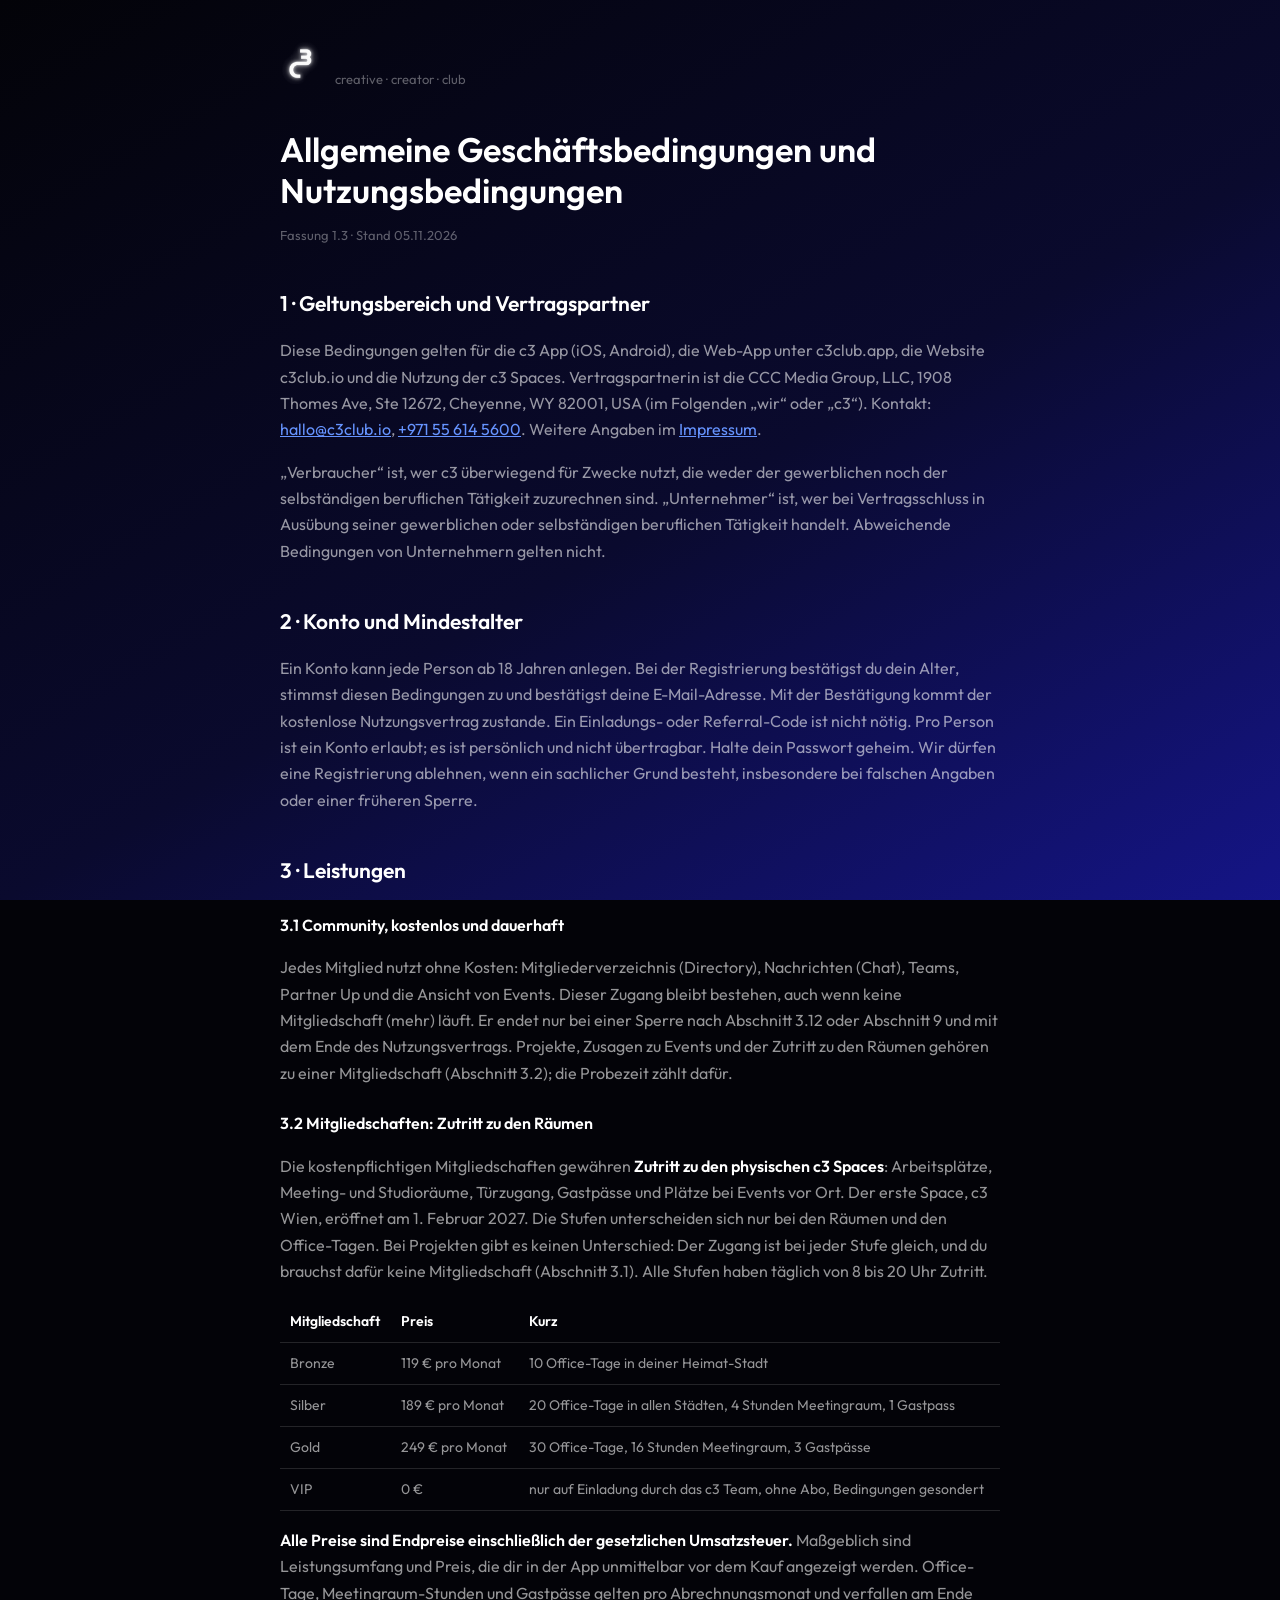
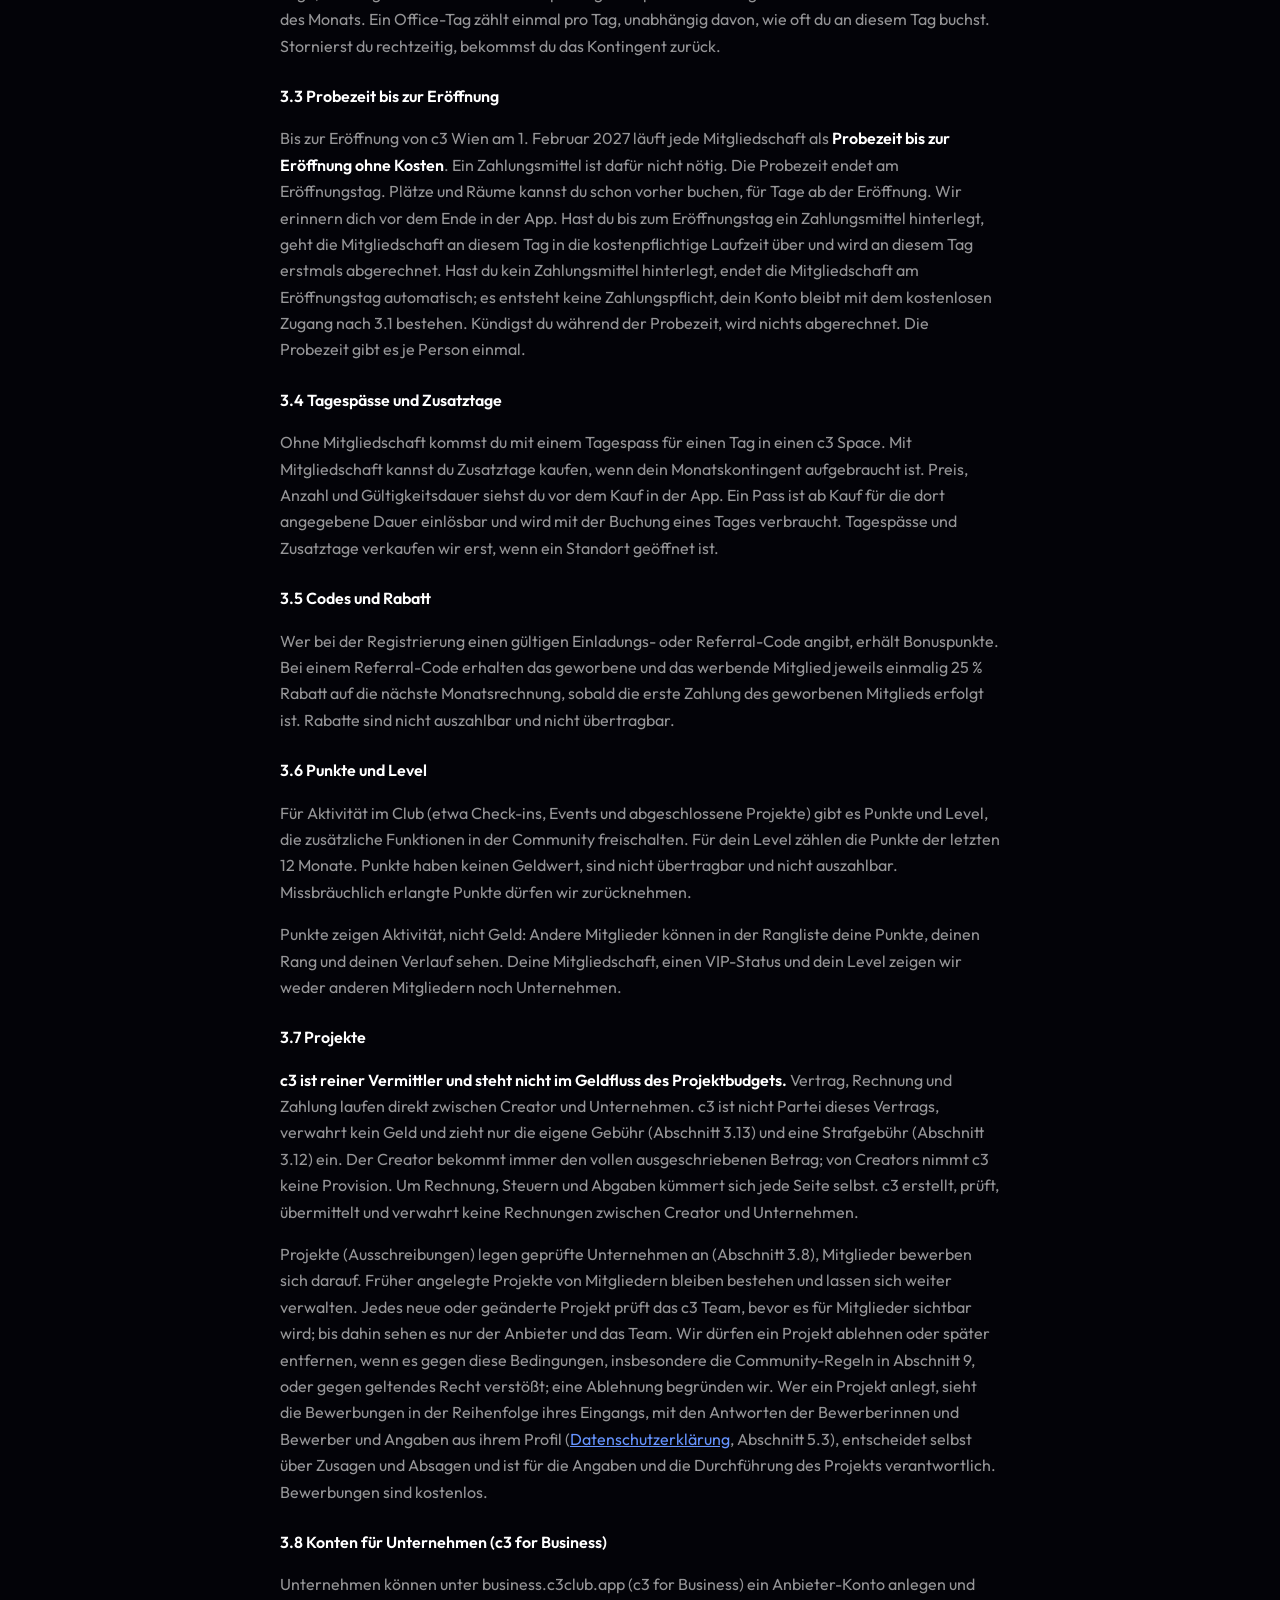
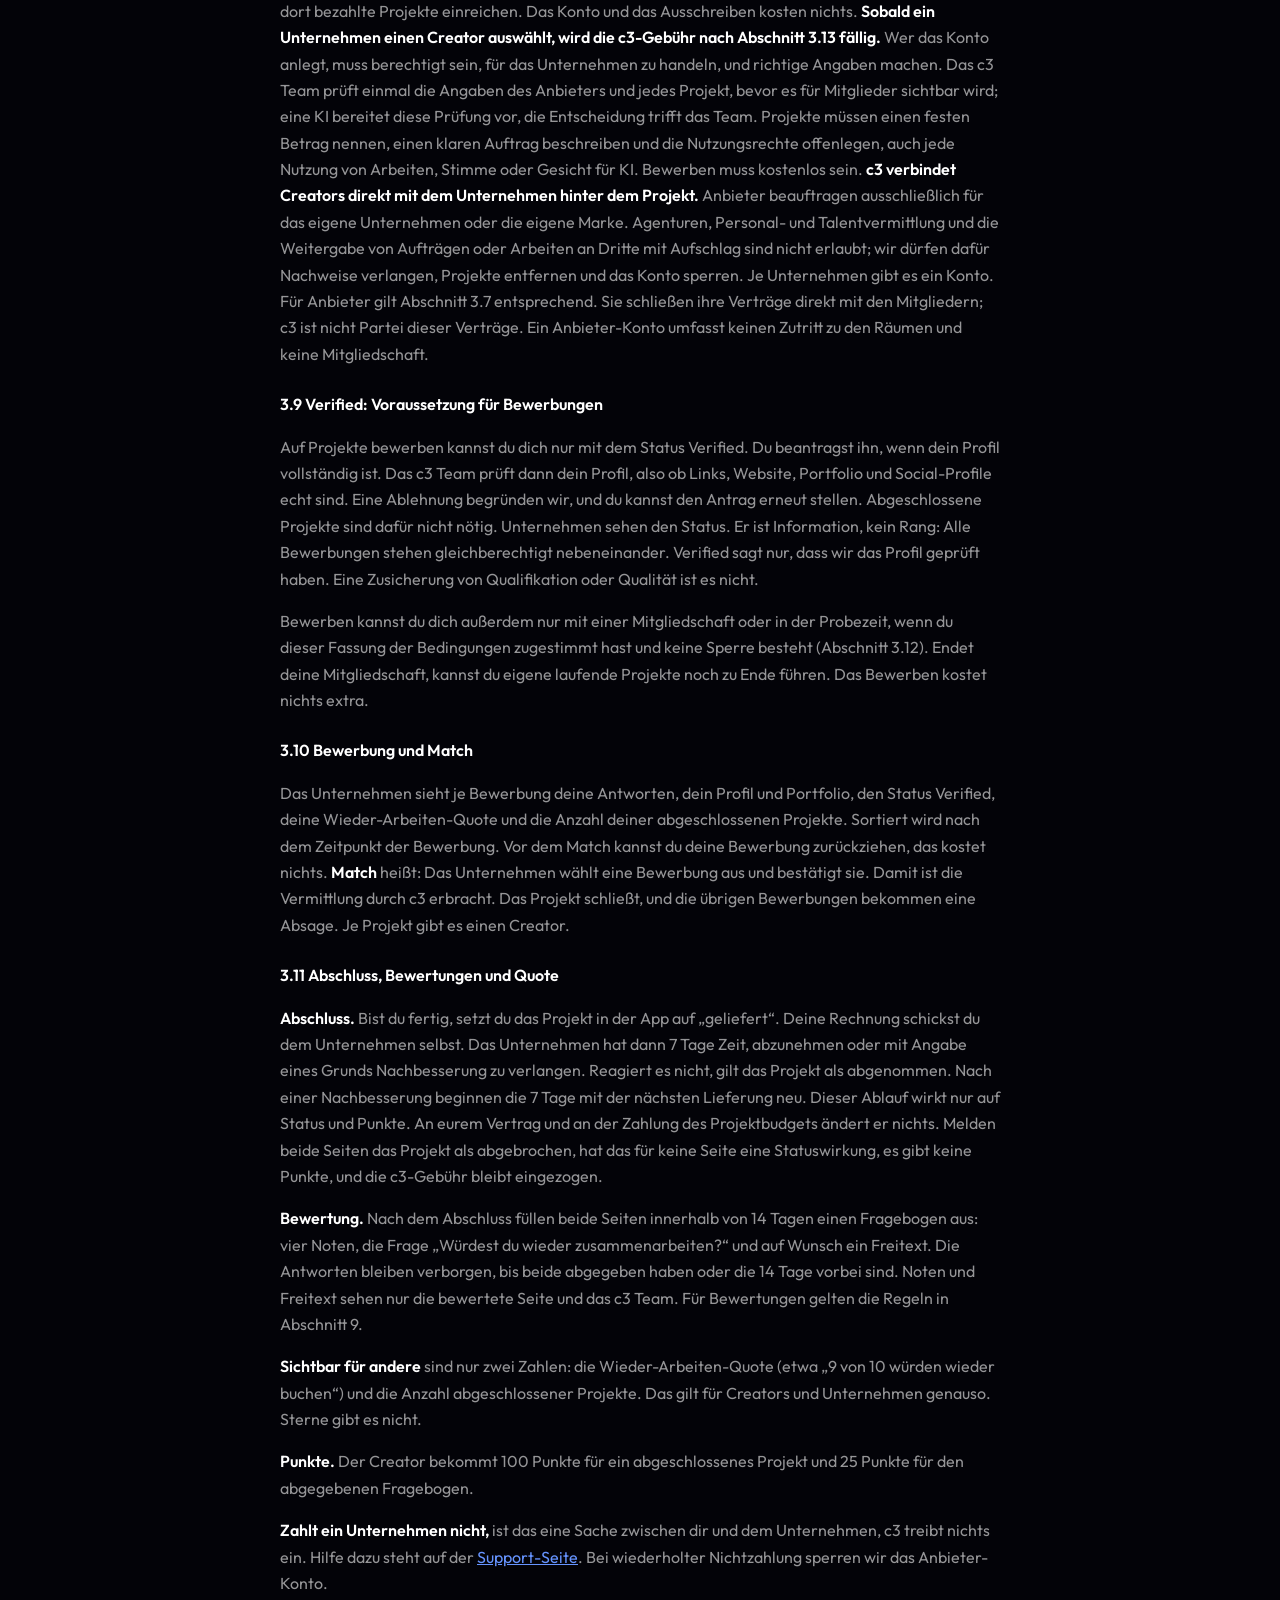
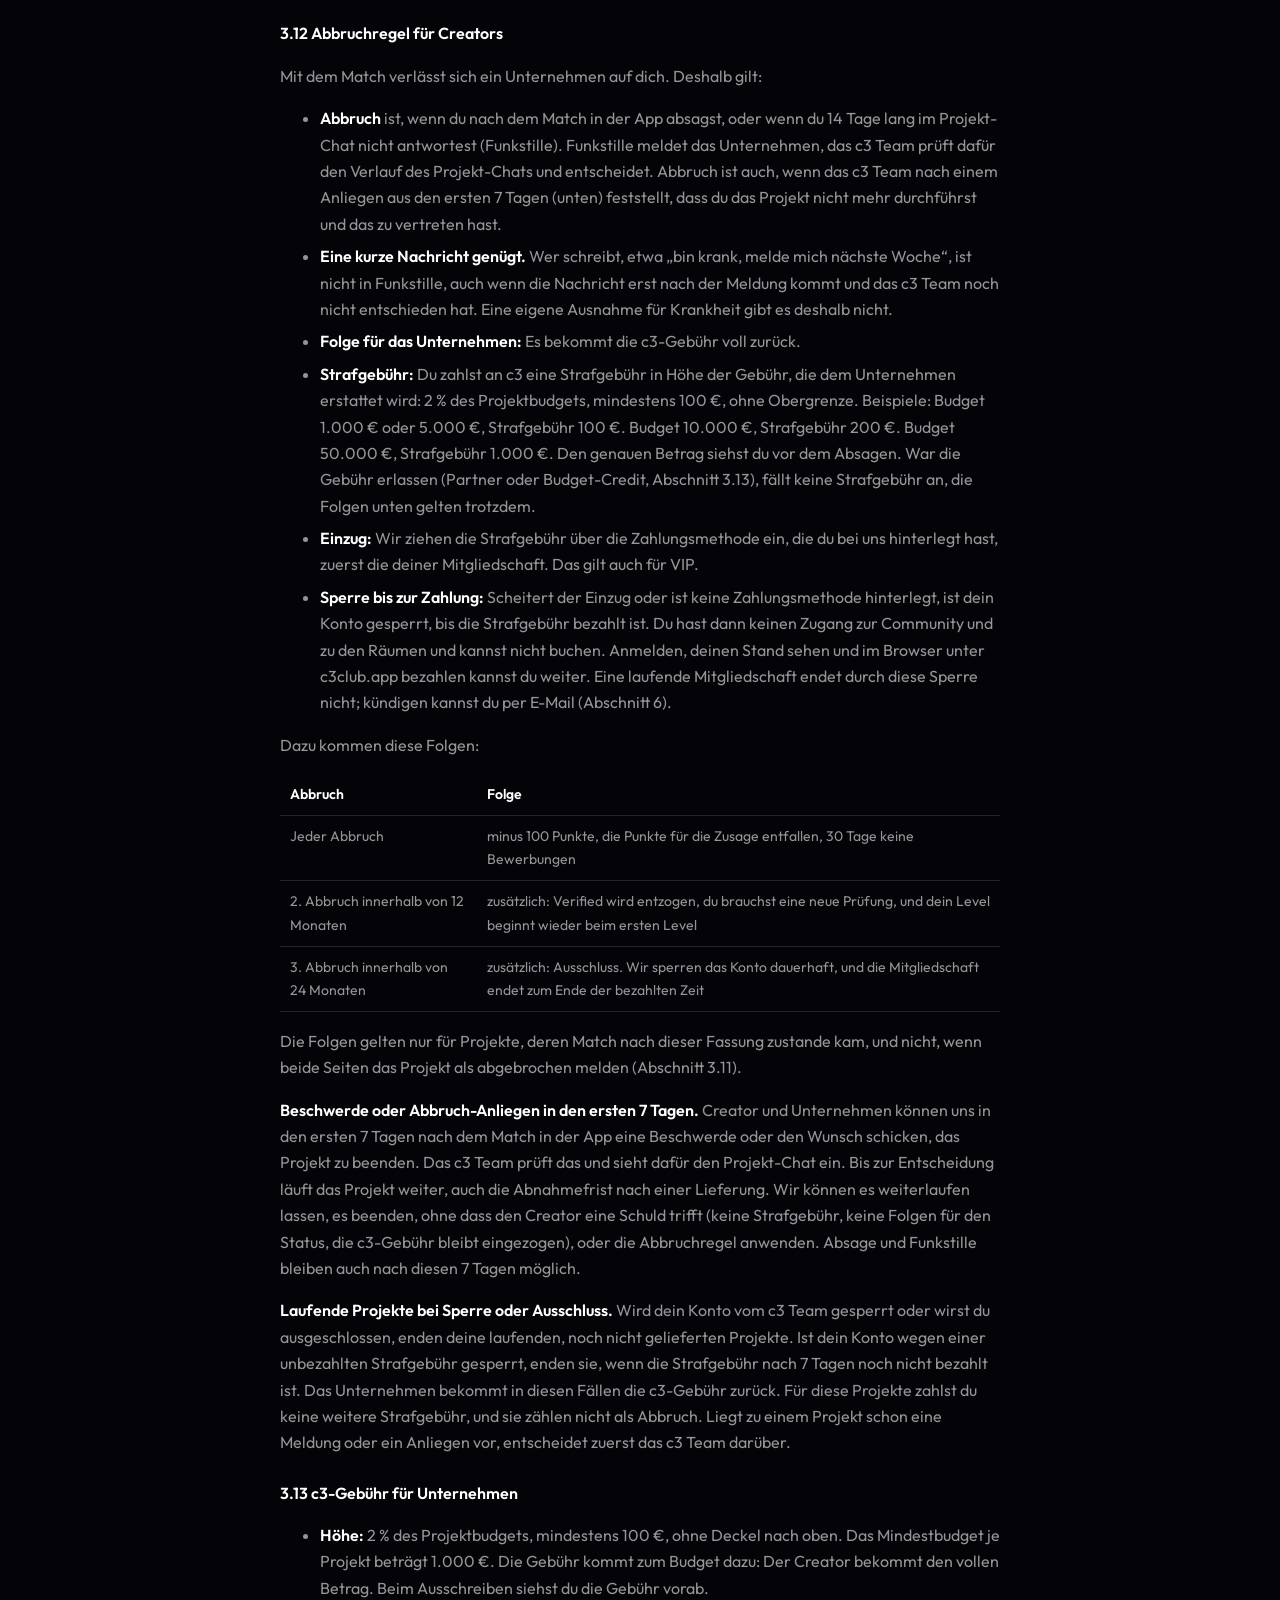
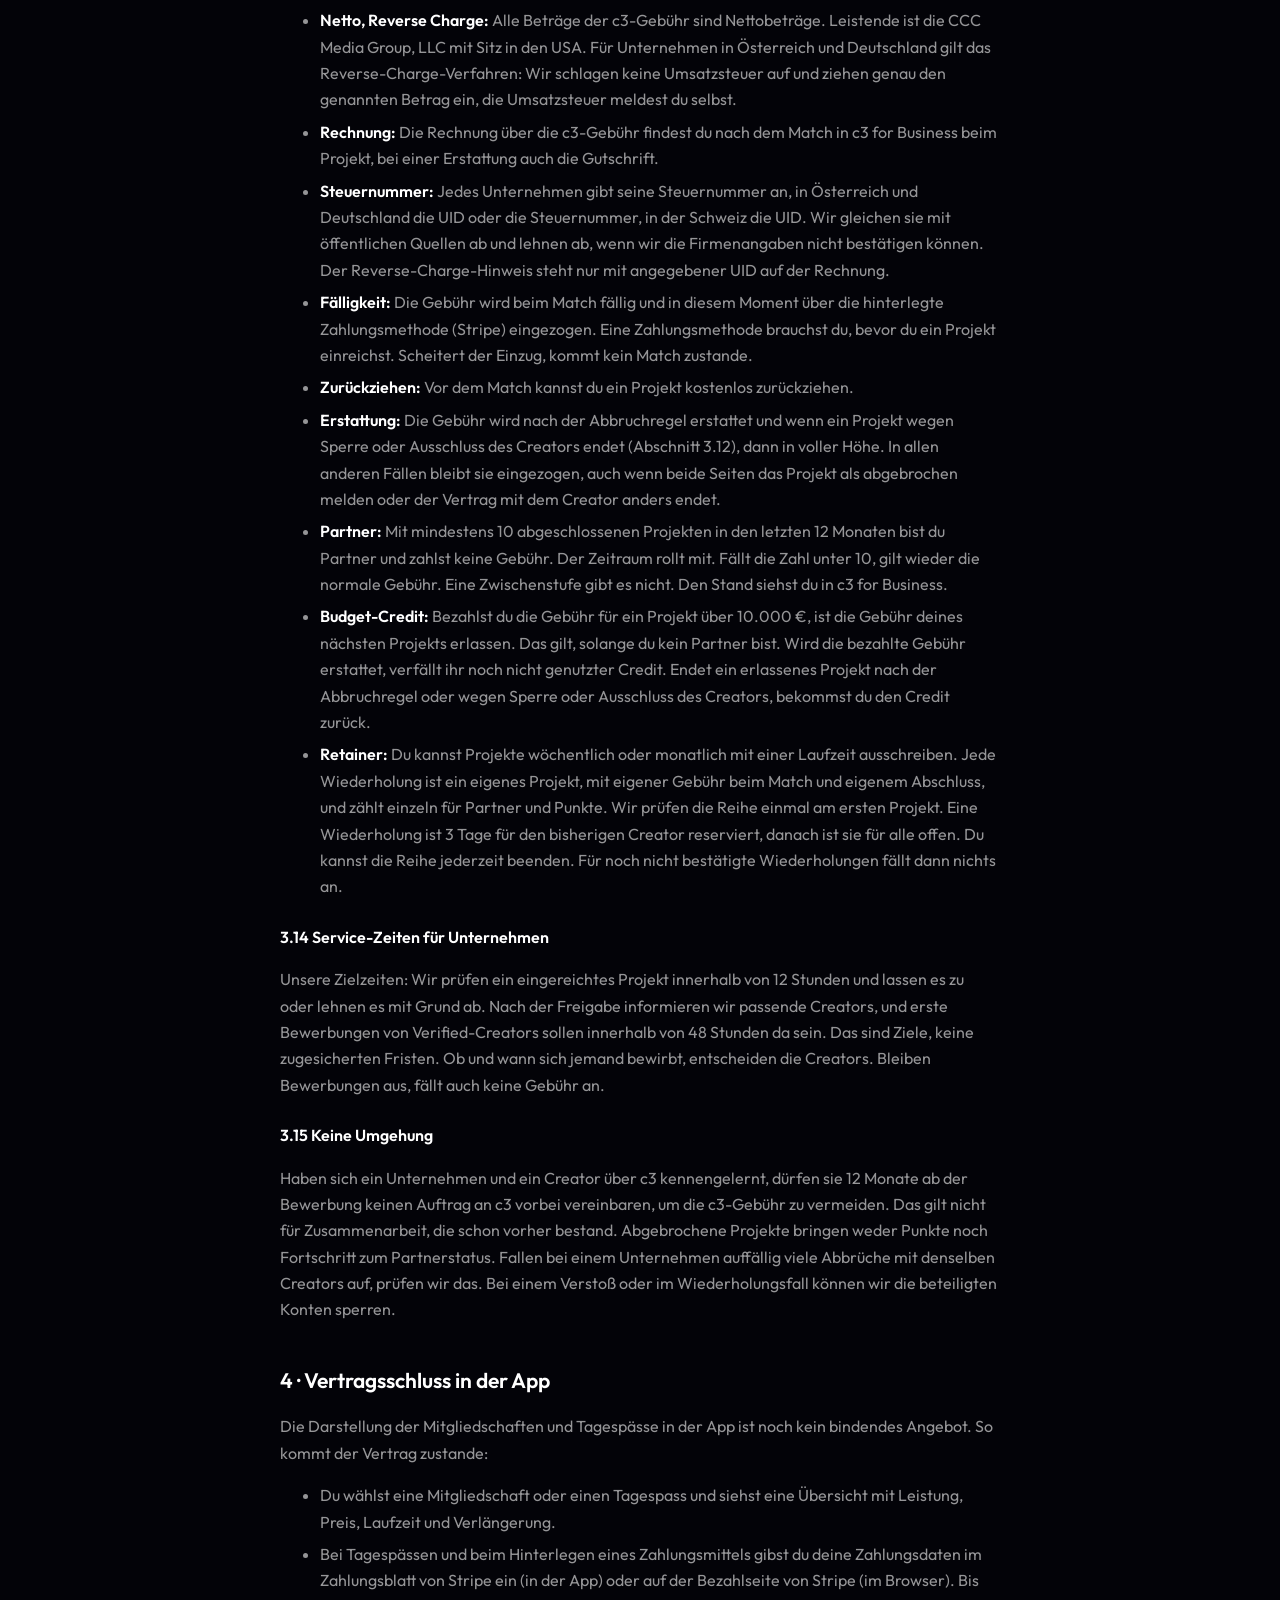
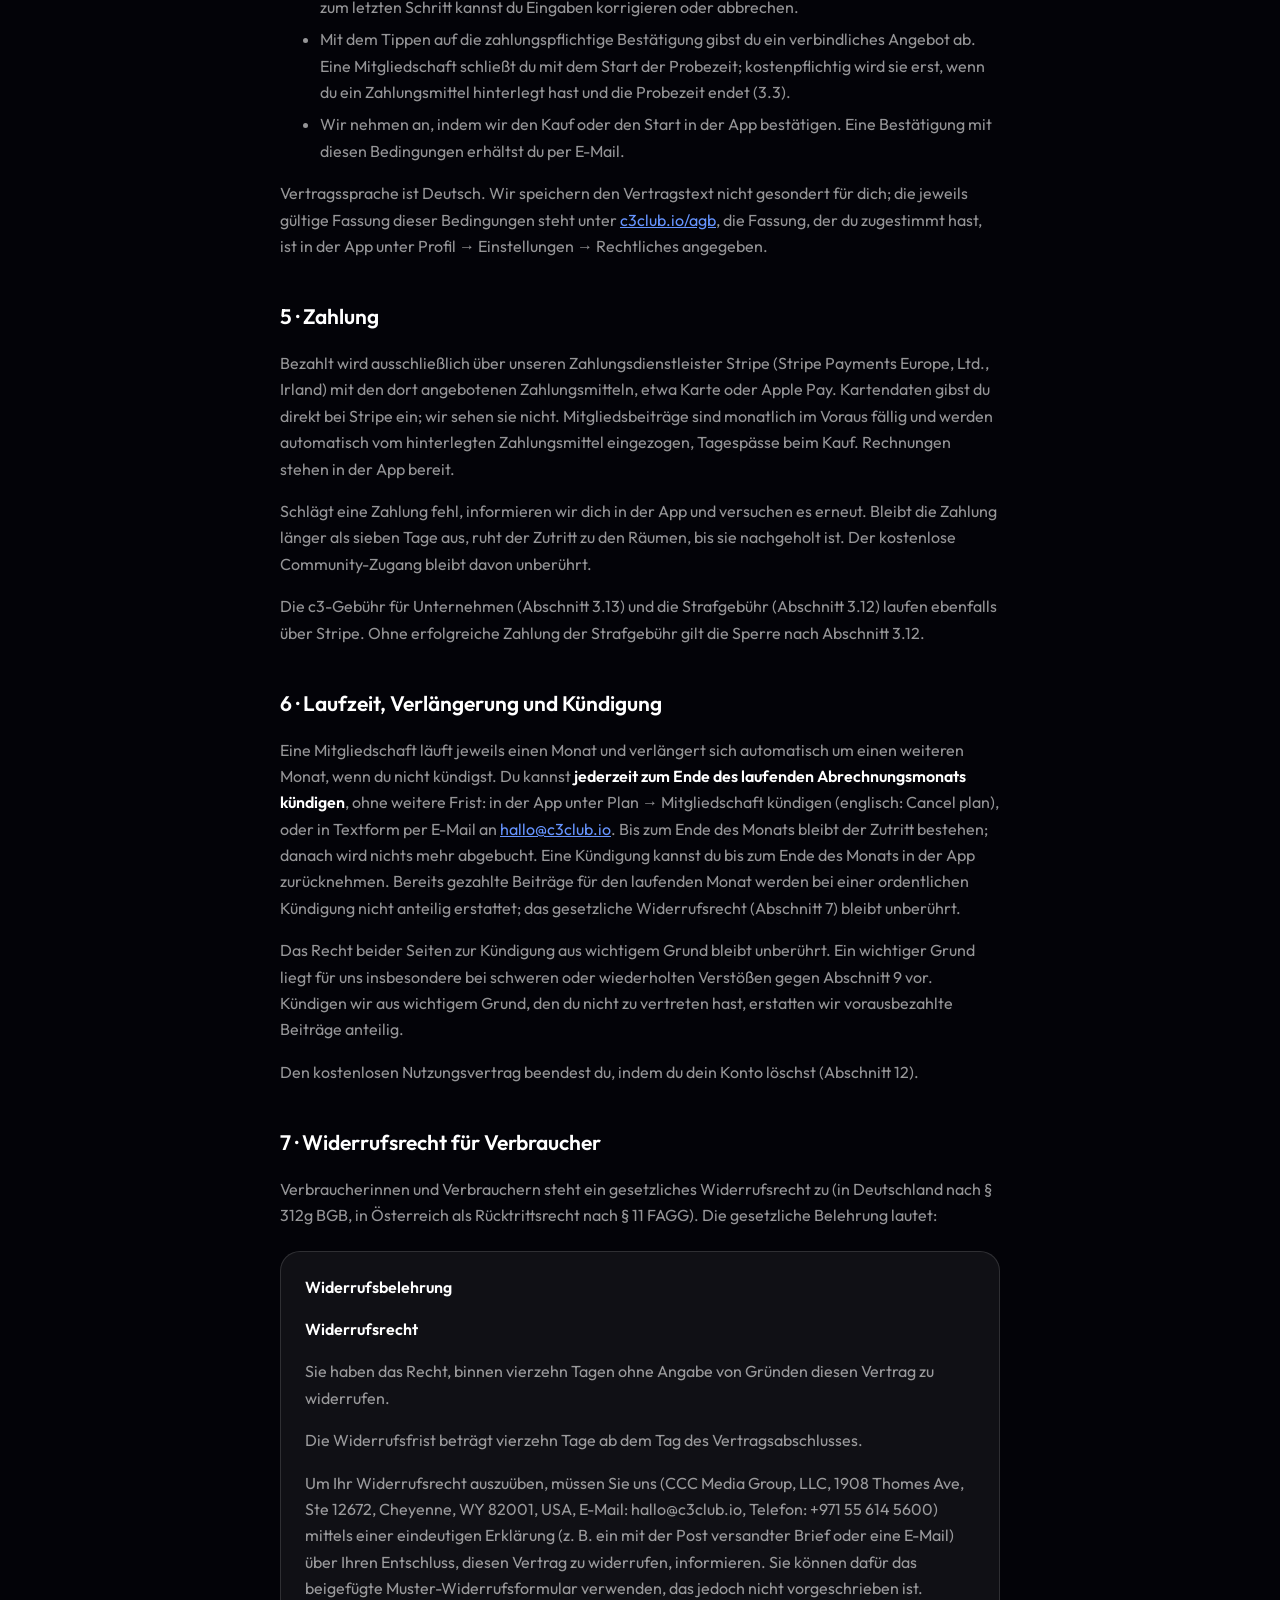
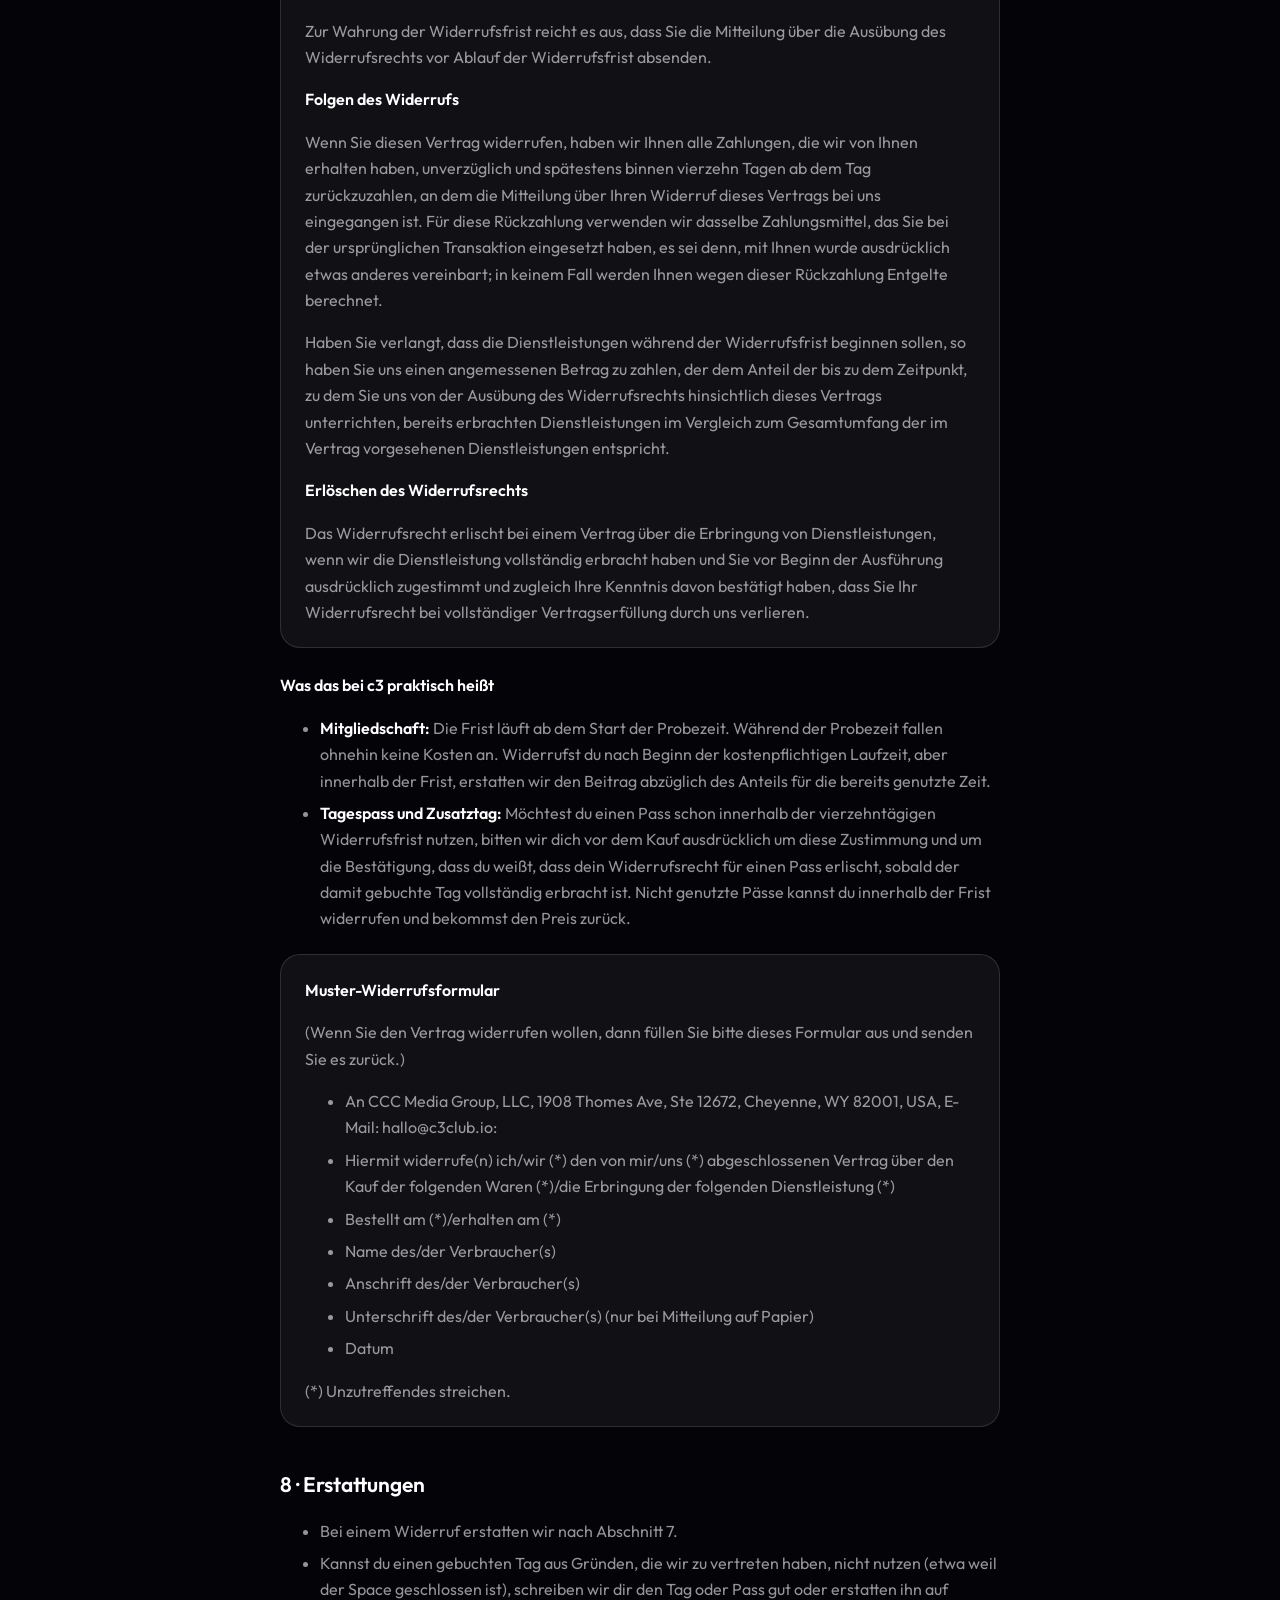
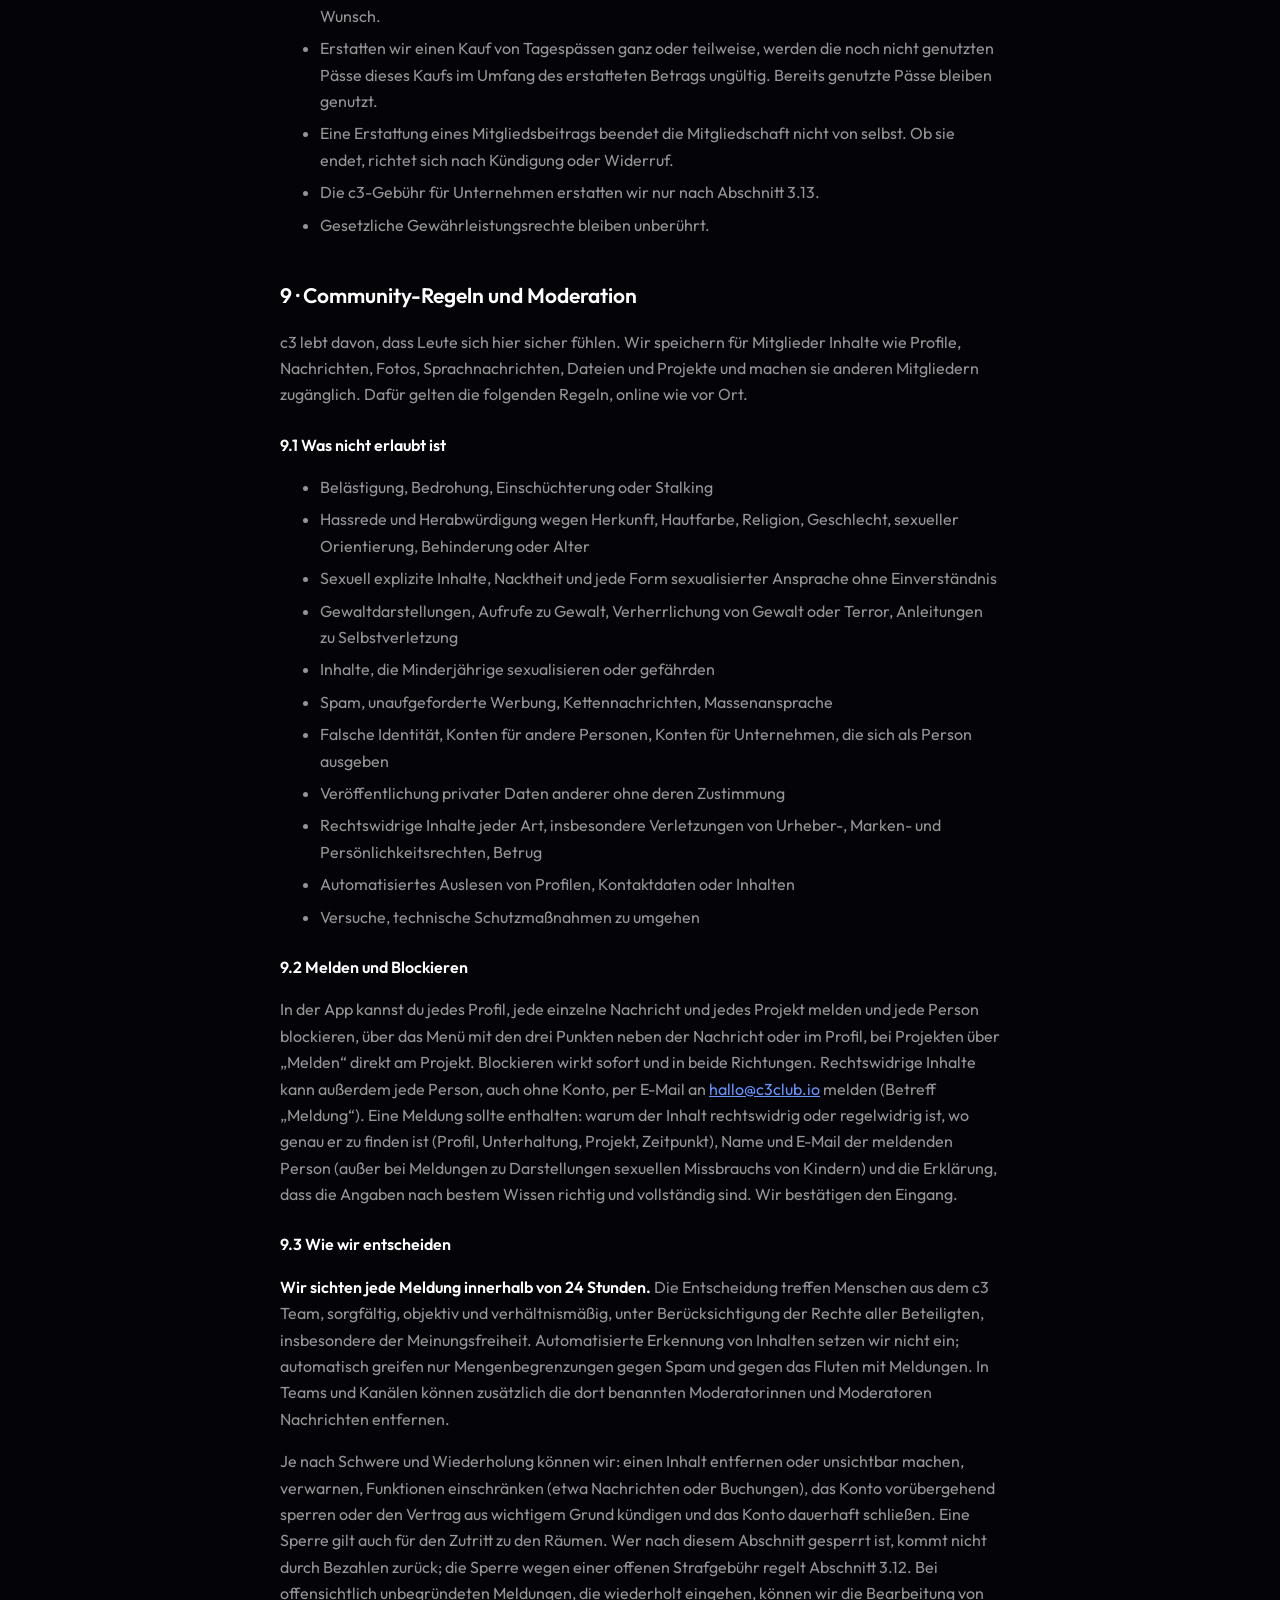
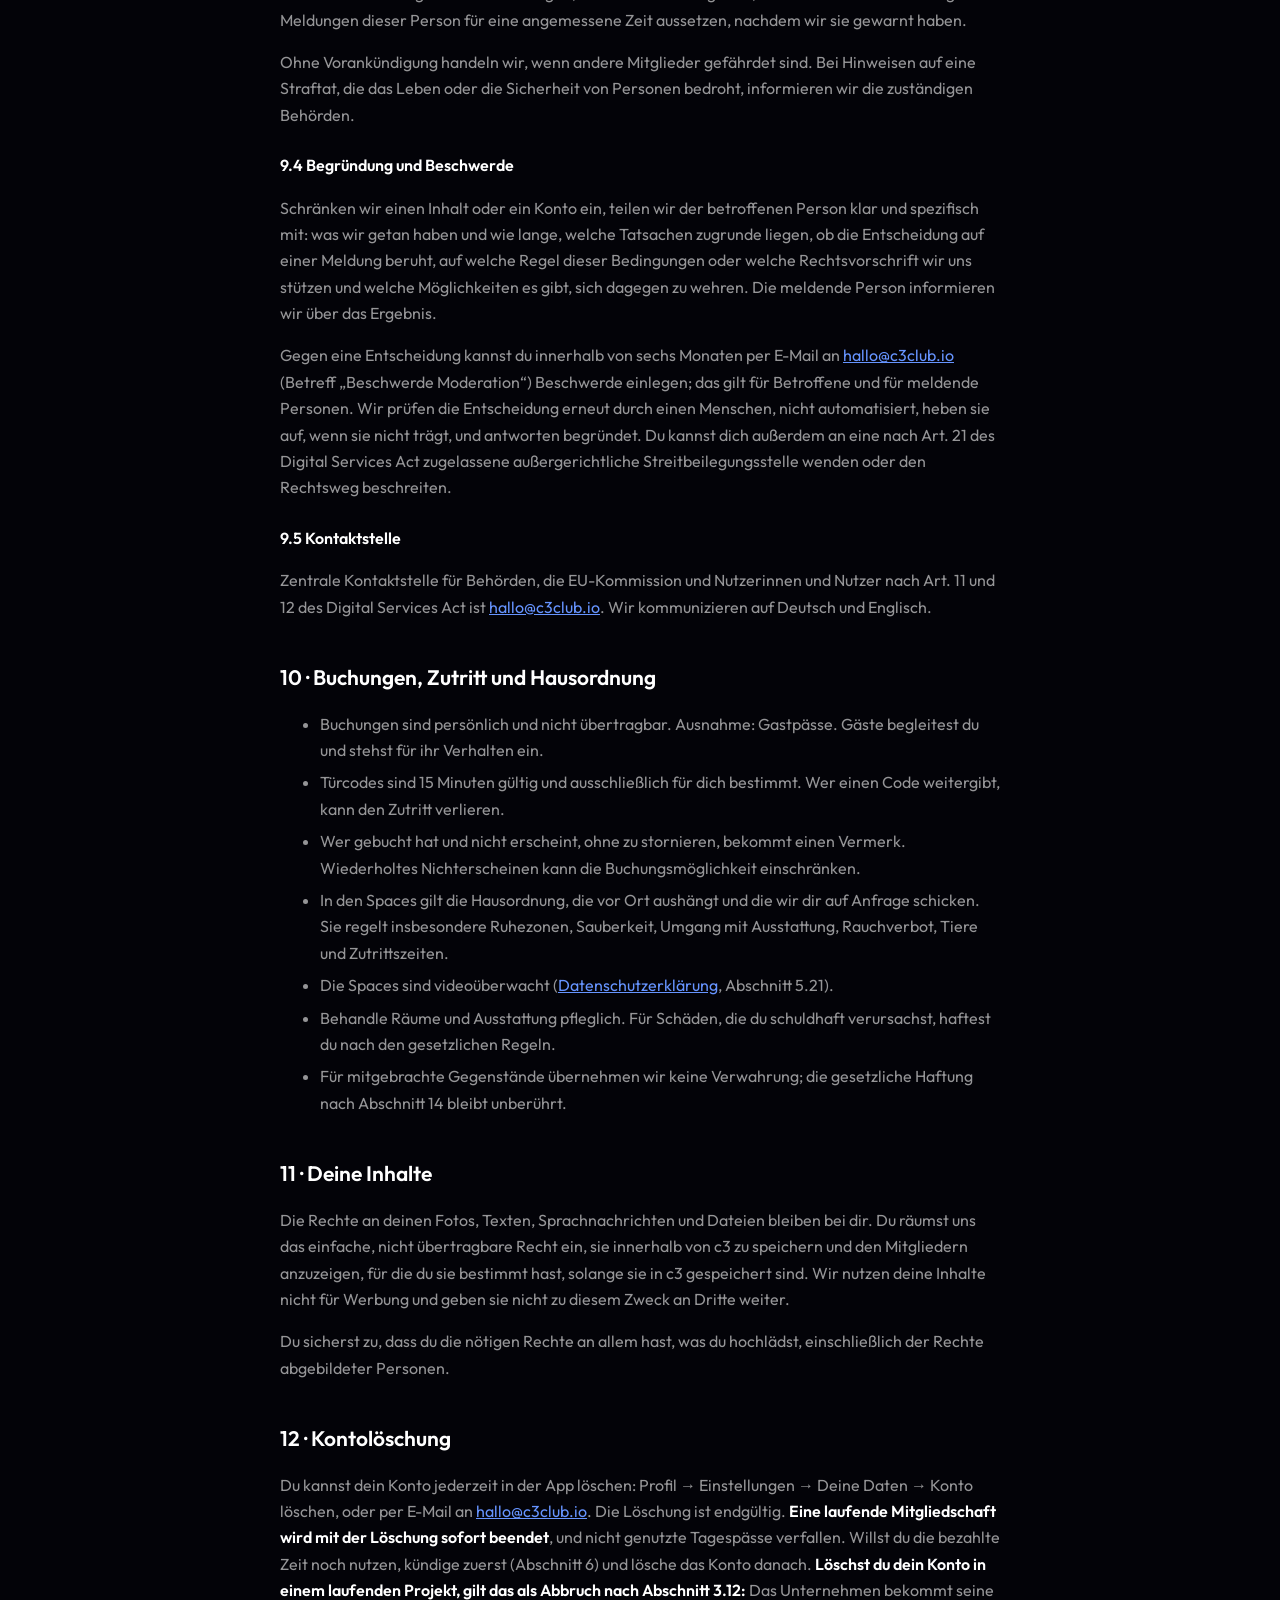
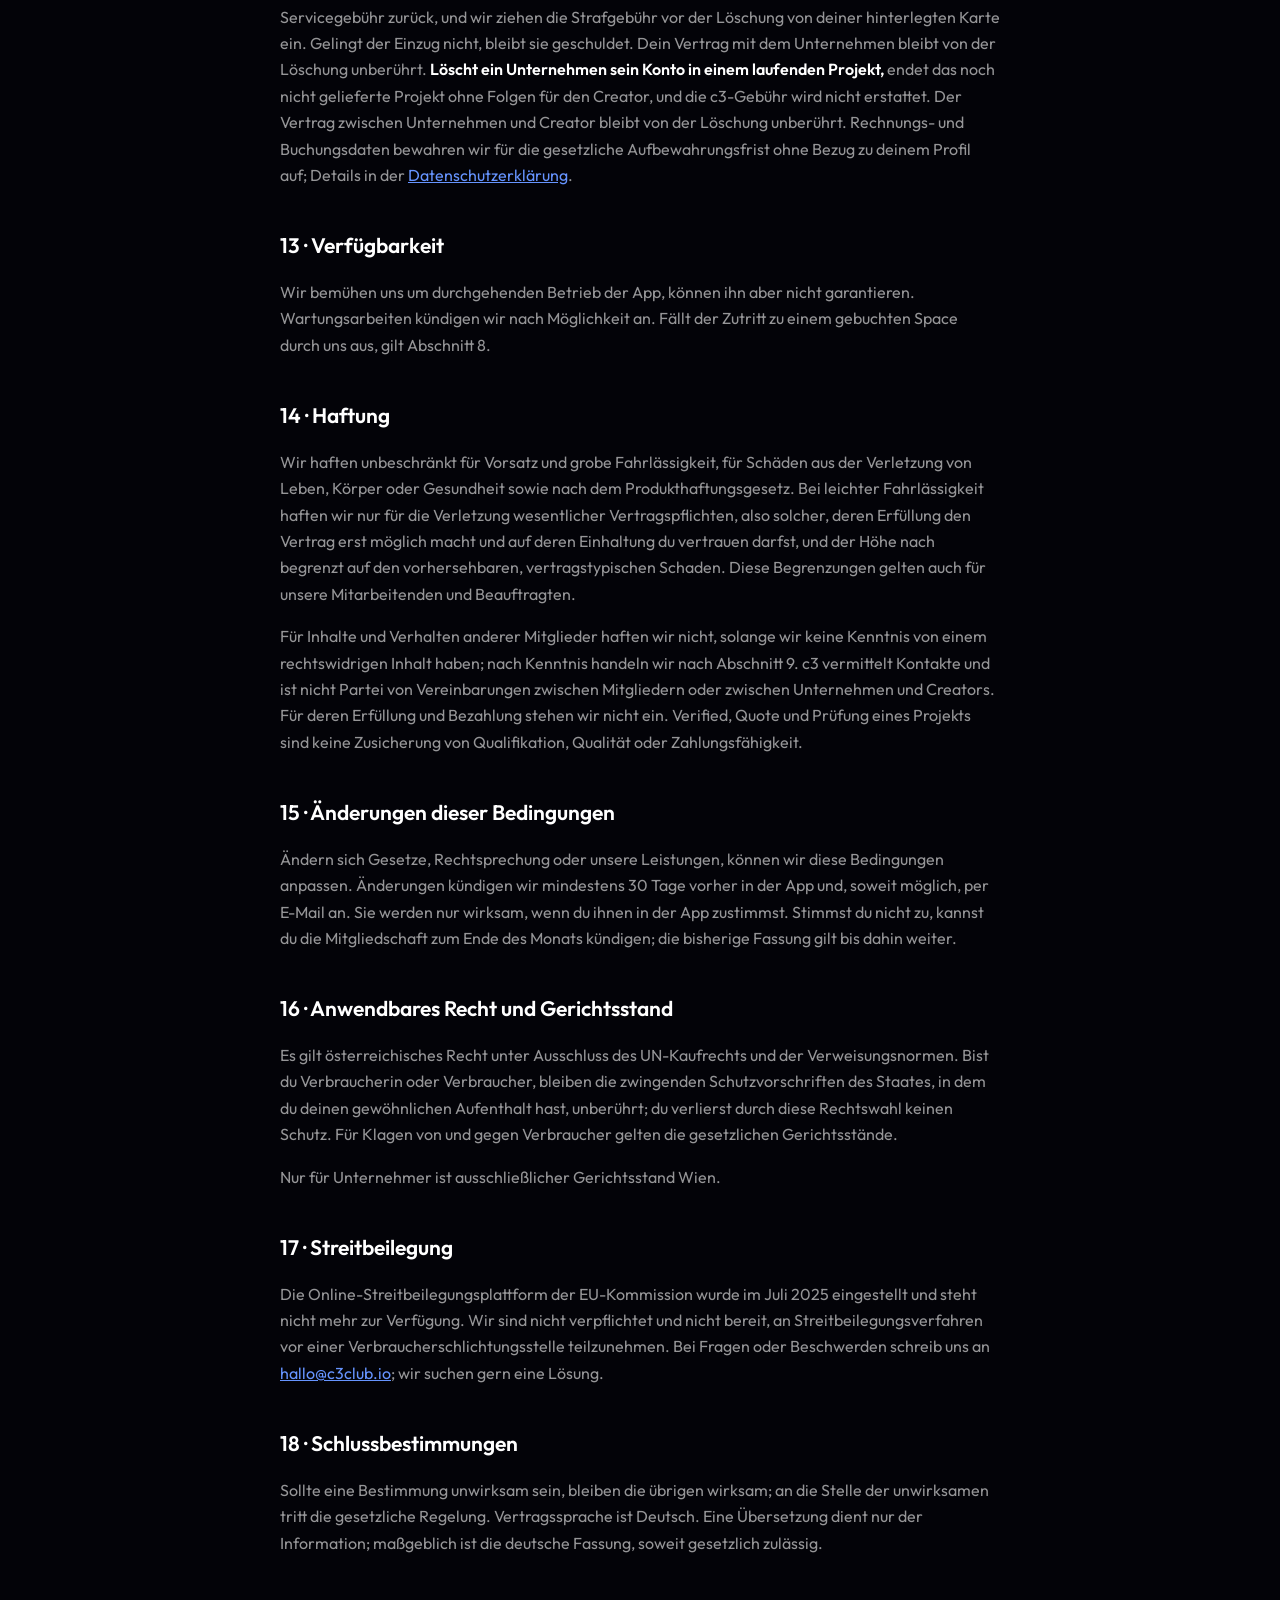
<file: agb/index.html>
<!doctype html>
<html lang="de">
<head>
<meta charset="utf-8">
<meta name="viewport" content="width=device-width, initial-scale=1">
<title>AGB und Nutzungsbedingungen — c3</title>
<meta name="description" content="Allgemeine Geschäftsbedingungen und Community-Regeln des Creative Creator Club.">
<link rel="icon" href="/favicon.png">
<link rel="stylesheet" href="/_stil.css">
</head>
<body>
<div class="seite">

<header class="marke">
  <a href="/"><img src="/wortmarke.png" alt="c3" class="marke-bild"></a>
  <span class="zusatz">creative · creator · club</span>
</header>

<h1>Allgemeine Geschäftsbedingungen und Nutzungsbedingungen</h1>
<p class="stand">Fassung 1.3 · Stand 05.11.2026</p>

<h2>1 · Geltungsbereich und Vertragspartner</h2>
<p>
  Diese Bedingungen gelten für die c3 App (iOS, Android), die Web-App unter
  c3club.app, die Website c3club.io und die Nutzung der c3 Spaces.
  Vertragspartnerin ist die CCC Media Group, LLC, 1908 Thomes Ave,
  Ste 12672, Cheyenne, WY 82001, USA (im Folgenden „wir“ oder „c3“). Kontakt:
  <a href="mailto:hallo@c3club.io">hallo@c3club.io</a>,
  <a href="tel:+971556145600">+971 55 614 5600</a>. Weitere Angaben im
  <a href="/impressum">Impressum</a>.
</p>
<p>
  „Verbraucher“ ist, wer c3 überwiegend für Zwecke nutzt, die weder der
  gewerblichen noch der selbständigen beruflichen Tätigkeit zuzurechnen
  sind. „Unternehmer“ ist, wer bei Vertragsschluss in Ausübung seiner
  gewerblichen oder selbständigen beruflichen Tätigkeit handelt. Abweichende
  Bedingungen von Unternehmern gelten nicht.
</p>

<h2>2 · Konto und Mindestalter</h2>
<p>
  Ein Konto kann jede Person ab 18 Jahren anlegen. Bei der Registrierung
  bestätigst du dein Alter, stimmst diesen Bedingungen zu und bestätigst
  deine E-Mail-Adresse. Mit der Bestätigung kommt der kostenlose
  Nutzungsvertrag zustande. Ein Einladungs- oder Referral-Code ist nicht
  nötig. Pro Person ist ein Konto erlaubt; es ist persönlich und nicht
  übertragbar. Halte dein Passwort geheim. Wir dürfen eine Registrierung
  ablehnen, wenn ein sachlicher Grund besteht, insbesondere bei falschen
  Angaben oder einer früheren Sperre.
</p>

<h2>3 · Leistungen</h2>

<h3>3.1 Community, kostenlos und dauerhaft</h3>
<p>
  Jedes Mitglied nutzt ohne Kosten: Mitgliederverzeichnis (Directory),
  Nachrichten (Chat), Teams, Partner Up und die Ansicht von Events. Dieser Zugang
  bleibt bestehen, auch wenn keine Mitgliedschaft (mehr) läuft. Er endet nur bei
  einer Sperre nach Abschnitt 3.12 oder Abschnitt 9 und mit dem Ende des
  Nutzungsvertrags. Projekte, Zusagen zu Events und der Zutritt zu den Räumen
  gehören zu einer Mitgliedschaft (Abschnitt 3.2); die Probezeit zählt dafür.
</p>

<h3>3.2 Mitgliedschaften: Zutritt zu den Räumen</h3>
<p>
  Die kostenpflichtigen Mitgliedschaften gewähren <strong>Zutritt zu den
  physischen c3 Spaces</strong>: Arbeitsplätze, Meeting- und Studioräume,
  Türzugang, Gastpässe und Plätze bei Events vor Ort. Der erste Space,
  c3 Wien, eröffnet am 1. Februar 2027. Die Stufen unterscheiden sich nur bei
  den Räumen und den Office-Tagen. Bei Projekten gibt es keinen Unterschied:
  Der Zugang ist bei jeder Stufe gleich, und du brauchst dafür keine
  Mitgliedschaft (Abschnitt 3.1). Alle Stufen haben täglich von 8 bis 20 Uhr
  Zutritt.
</p>
<table>
  <tr><th>Mitgliedschaft</th><th>Preis</th><th>Kurz</th></tr>
  <tr><td>Bronze</td><td>119 € pro Monat</td><td>10 Office-Tage in deiner Heimat-Stadt</td></tr>
  <tr><td>Silber</td><td>189 € pro Monat</td><td>20 Office-Tage in allen Städten, 4 Stunden Meetingraum, 1 Gastpass</td></tr>
  <tr><td>Gold</td><td>249 € pro Monat</td><td>30 Office-Tage, 16 Stunden Meetingraum, 3 Gastpässe</td></tr>
  <tr><td>VIP</td><td>0 €</td><td>nur auf Einladung durch das c3 Team, ohne Abo, Bedingungen gesondert</td></tr>
</table>
<p>
  <strong>Alle Preise sind Endpreise einschließlich der gesetzlichen
  Umsatzsteuer.</strong> Maßgeblich sind Leistungsumfang und Preis, die dir
  in der App unmittelbar vor dem Kauf angezeigt werden. Office-Tage,
  Meetingraum-Stunden und Gastpässe gelten pro Abrechnungsmonat und verfallen
  am Ende des Monats. Ein Office-Tag zählt einmal pro Tag, unabhängig davon,
  wie oft du an diesem Tag buchst. Stornierst du rechtzeitig, bekommst du
  das Kontingent zurück.
</p>

<h3>3.3 Probezeit bis zur Eröffnung</h3>
<p>
  Bis zur Eröffnung von c3 Wien am 1. Februar 2027 läuft jede Mitgliedschaft
  als <strong>Probezeit bis zur Eröffnung ohne Kosten</strong>. Ein
  Zahlungsmittel ist dafür nicht nötig. Die Probezeit endet am
  Eröffnungstag. Plätze und Räume kannst du schon vorher buchen, für Tage ab
  der Eröffnung. Wir erinnern dich vor dem Ende in der App. Hast du bis zum
  Eröffnungstag ein Zahlungsmittel hinterlegt, geht die Mitgliedschaft an
  diesem Tag in die kostenpflichtige Laufzeit über und wird an diesem Tag
  erstmals abgerechnet. Hast du kein Zahlungsmittel hinterlegt, endet die
  Mitgliedschaft am Eröffnungstag automatisch; es entsteht keine
  Zahlungspflicht, dein Konto bleibt mit dem kostenlosen Zugang nach 3.1
  bestehen. Kündigst du während der Probezeit, wird nichts abgerechnet. Die
  Probezeit gibt es je Person einmal.
</p>

<h3>3.4 Tagespässe und Zusatztage</h3>
<p>
  Ohne Mitgliedschaft kommst du mit einem Tagespass für einen Tag in einen
  c3 Space. Mit Mitgliedschaft kannst du Zusatztage kaufen, wenn dein
  Monatskontingent aufgebraucht ist. Preis, Anzahl und Gültigkeitsdauer
  siehst du vor dem Kauf in der App. Ein Pass ist ab Kauf für die dort
  angegebene Dauer einlösbar und wird mit der Buchung eines Tages
  verbraucht. Tagespässe und Zusatztage verkaufen wir erst, wenn ein
  Standort geöffnet ist.
</p>

<h3>3.5 Codes und Rabatt</h3>
<p>
  Wer bei der Registrierung einen gültigen Einladungs- oder Referral-Code
  angibt, erhält Bonuspunkte. Bei einem Referral-Code erhalten das geworbene
  und das werbende Mitglied jeweils einmalig 25 % Rabatt auf die nächste
  Monatsrechnung, sobald die erste Zahlung des geworbenen Mitglieds erfolgt
  ist. Rabatte sind nicht auszahlbar und nicht übertragbar.
</p>

<h3>3.6 Punkte und Level</h3>
<p>
  Für Aktivität im Club (etwa Check-ins, Events und abgeschlossene Projekte)
  gibt es Punkte und Level, die zusätzliche Funktionen in der Community
  freischalten. Für dein Level zählen die Punkte der letzten 12 Monate. Punkte
  haben keinen Geldwert, sind nicht übertragbar und nicht auszahlbar.
  Missbräuchlich erlangte Punkte dürfen wir zurücknehmen.
</p>
<p>
  Punkte zeigen Aktivität, nicht Geld: Andere Mitglieder können in der Rangliste
  deine Punkte, deinen Rang und deinen Verlauf sehen. Deine Mitgliedschaft, einen
  VIP-Status und dein Level zeigen wir weder anderen Mitgliedern noch
  Unternehmen.
</p>

<h3>3.7 Projekte</h3>
<p>
  <strong>c3 ist reiner Vermittler und steht nicht im Geldfluss des
  Projektbudgets.</strong> Vertrag, Rechnung und Zahlung laufen direkt zwischen
  Creator und Unternehmen. c3 ist nicht Partei dieses Vertrags, verwahrt kein Geld
  und zieht nur die eigene Gebühr (Abschnitt 3.13) und eine Strafgebühr
  (Abschnitt 3.12) ein. Der Creator bekommt immer den vollen ausgeschriebenen
  Betrag; von Creators nimmt c3 keine Provision. Um Rechnung, Steuern und Abgaben
  kümmert sich jede Seite selbst. c3 erstellt, prüft, übermittelt und verwahrt keine
  Rechnungen zwischen Creator und Unternehmen.
</p>
<p>
  Projekte (Ausschreibungen) legen geprüfte Unternehmen an
  (Abschnitt 3.8), Mitglieder bewerben sich darauf. Früher angelegte Projekte von
  Mitgliedern bleiben bestehen und lassen sich weiter verwalten. Jedes neue oder
  geänderte Projekt prüft das c3 Team, bevor es für Mitglieder
  sichtbar wird; bis dahin sehen es nur der Anbieter und das Team. Wir dürfen ein
  Projekt ablehnen oder später entfernen, wenn es gegen diese Bedingungen,
  insbesondere die Community-Regeln in Abschnitt 9, oder gegen geltendes
  Recht verstößt; eine Ablehnung begründen wir. Wer ein Projekt anlegt,
  sieht die Bewerbungen in der Reihenfolge ihres Eingangs, mit den Antworten
  der Bewerberinnen und Bewerber und Angaben aus ihrem Profil
  (<a href="/datenschutz">Datenschutzerklärung</a>, Abschnitt 5.3),
  entscheidet selbst über Zusagen und Absagen und ist für die Angaben und die
  Durchführung des Projekts verantwortlich. Bewerbungen sind kostenlos.
</p>

<h3>3.8 Konten für Unternehmen (c3 for Business)</h3>
<p>
  Unternehmen können unter business.c3club.app (c3 for Business) ein
  Anbieter-Konto anlegen und dort bezahlte Projekte einreichen. Das Konto und das
  Ausschreiben kosten nichts. <strong>Sobald ein Unternehmen einen Creator
  auswählt, wird die c3-Gebühr nach Abschnitt 3.13 fällig.</strong> Wer
  das Konto anlegt, muss berechtigt sein, für das Unternehmen zu
  handeln, und richtige Angaben machen. Das c3 Team prüft einmal die Angaben des
  Anbieters und jedes Projekt, bevor es für Mitglieder sichtbar wird; eine
  KI bereitet diese Prüfung vor, die Entscheidung trifft das Team. Projekte müssen einen festen Betrag nennen, einen
  klaren Auftrag beschreiben und die Nutzungsrechte offenlegen, auch jede Nutzung
  von Arbeiten, Stimme oder Gesicht für KI. Bewerben muss kostenlos sein.
  <strong>c3 verbindet Creators direkt mit dem Unternehmen hinter dem Projekt.</strong>
  Anbieter beauftragen ausschließlich für das eigene Unternehmen oder die eigene
  Marke. Agenturen, Personal- und Talentvermittlung und die Weitergabe von Aufträgen
  oder Arbeiten an Dritte mit Aufschlag sind nicht erlaubt; wir dürfen dafür Nachweise
  verlangen, Projekte entfernen und das Konto sperren. Je Unternehmen gibt es ein Konto.
  Für Anbieter gilt Abschnitt 3.7 entsprechend. Sie schließen ihre Verträge direkt
  mit den Mitgliedern; c3 ist nicht Partei dieser Verträge. Ein Anbieter-Konto
  umfasst keinen Zutritt zu den Räumen und keine Mitgliedschaft.
</p>

<h3 id="verified">3.9 Verified: Voraussetzung für Bewerbungen</h3>
<p>
  Auf Projekte bewerben kannst du dich nur mit dem Status Verified. Du beantragst
  ihn, wenn dein Profil vollständig ist. Das c3 Team prüft dann dein Profil, also
  ob Links, Website, Portfolio und Social-Profile echt sind. Eine Ablehnung
  begründen wir, und du kannst den Antrag erneut stellen. Abgeschlossene Projekte
  sind dafür nicht nötig. Unternehmen sehen den Status. Er ist Information, kein
  Rang: Alle Bewerbungen stehen gleichberechtigt nebeneinander. Verified sagt
  nur, dass wir das Profil geprüft haben. Eine Zusicherung von Qualifikation oder
  Qualität ist es nicht.
</p>
<p>
  Bewerben kannst du dich außerdem nur mit einer Mitgliedschaft oder in der Probezeit,
  wenn du dieser Fassung der Bedingungen zugestimmt hast und keine Sperre besteht
  (Abschnitt 3.12). Endet deine Mitgliedschaft, kannst du eigene laufende Projekte
  noch zu Ende führen. Das Bewerben kostet nichts extra.
</p>

<h3>3.10 Bewerbung und Match</h3>
<p>
  Das Unternehmen sieht je Bewerbung deine Antworten, dein Profil und Portfolio,
  den Status Verified, deine Wieder-Arbeiten-Quote und die Anzahl deiner
  abgeschlossenen Projekte. Sortiert wird nach dem Zeitpunkt der Bewerbung.
  Vor dem Match kannst du deine Bewerbung zurückziehen, das kostet nichts.
  <strong>Match</strong> heißt: Das Unternehmen wählt eine Bewerbung aus und
  bestätigt sie. Damit ist die Vermittlung durch c3 erbracht. Das Projekt schließt,
  und die übrigen Bewerbungen bekommen eine Absage. Je Projekt gibt es einen Creator.
</p>

<h3>3.11 Abschluss, Bewertungen und Quote</h3>
<p>
  <strong>Abschluss.</strong> Bist du fertig, setzt du das Projekt in der App auf
  „geliefert“. Deine Rechnung schickst du dem Unternehmen selbst. Das Unternehmen hat dann
  7 Tage Zeit, abzunehmen oder mit Angabe eines Grunds Nachbesserung zu verlangen.
  Reagiert es nicht, gilt das Projekt als abgenommen. Nach einer Nachbesserung
  beginnen die 7 Tage mit der nächsten Lieferung neu. Dieser Ablauf wirkt nur auf
  Status und Punkte. An eurem Vertrag und an der Zahlung des Projektbudgets ändert
  er nichts. Melden beide Seiten das Projekt als abgebrochen, hat das für keine
  Seite eine Statuswirkung, es gibt keine Punkte, und die c3-Gebühr bleibt
  eingezogen.
</p>
<p>
  <strong>Bewertung.</strong> Nach dem Abschluss füllen beide Seiten innerhalb von
  14 Tagen einen Fragebogen aus: vier Noten, die Frage „Würdest du wieder
  zusammenarbeiten?“ und auf Wunsch ein Freitext. Die Antworten bleiben verborgen, bis beide
  abgegeben haben oder die 14 Tage vorbei sind. Noten und Freitext sehen nur die
  bewertete Seite und das c3 Team. Für Bewertungen gelten die Regeln in Abschnitt 9.
</p>
<p>
  <strong>Sichtbar für andere</strong> sind nur zwei Zahlen: die
  Wieder-Arbeiten-Quote (etwa „9 von 10 würden wieder buchen“) und die Anzahl
  abgeschlossener Projekte. Das gilt für Creators und Unternehmen genauso.
  Sterne gibt es nicht.
</p>
<p>
  <strong>Punkte.</strong> Der Creator bekommt 100 Punkte für ein abgeschlossenes
  Projekt und 25 Punkte für den abgegebenen Fragebogen.
</p>
<p>
  <strong>Zahlt ein Unternehmen nicht,</strong> ist das eine Sache zwischen dir und
  dem Unternehmen, c3 treibt nichts ein. Hilfe dazu steht auf der
  <a href="/support">Support-Seite</a>. Bei wiederholter Nichtzahlung sperren wir
  das Anbieter-Konto.
</p>

<h3 id="abbruch">3.12 Abbruchregel für Creators</h3>
<p>
  Mit dem Match verlässt sich ein Unternehmen auf dich. Deshalb gilt:
</p>
<ul>
  <li><strong>Abbruch</strong> ist, wenn du nach dem Match in der App absagst, oder
      wenn du 14 Tage lang im Projekt-Chat nicht antwortest (Funkstille). Funkstille
      meldet das Unternehmen, das c3 Team prüft dafür den Verlauf des Projekt-Chats
      und entscheidet. Abbruch ist auch, wenn das c3 Team nach einem Anliegen aus den
      ersten 7 Tagen (unten) feststellt, dass du das Projekt nicht mehr durchführst
      und das zu vertreten hast.</li>
  <li><strong>Eine kurze Nachricht genügt.</strong> Wer schreibt, etwa „bin krank,
      melde mich nächste Woche“, ist nicht in Funkstille, auch wenn die Nachricht
      erst nach der Meldung kommt und das c3 Team noch nicht entschieden hat. Eine
      eigene Ausnahme für Krankheit gibt es deshalb nicht.</li>
  <li><strong>Folge für das Unternehmen:</strong> Es bekommt die c3-Gebühr voll
      zurück.</li>
  <li><strong>Strafgebühr:</strong> Du zahlst an c3 eine Strafgebühr in Höhe der
      Gebühr, die dem Unternehmen erstattet wird: 2 % des Projektbudgets, mindestens
      100 €, ohne Obergrenze. Beispiele: Budget 1.000 € oder 5.000 €, Strafgebühr 100 €.
      Budget 10.000 €, Strafgebühr 200 €. Budget 50.000 €, Strafgebühr 1.000 €. Den
      genauen Betrag siehst du vor dem Absagen. War die Gebühr erlassen (Partner oder
      Budget-Credit, Abschnitt 3.13), fällt keine Strafgebühr an, die Folgen unten
      gelten trotzdem.</li>
  <li><strong>Einzug:</strong> Wir ziehen die Strafgebühr über die Zahlungsmethode
      ein, die du bei uns hinterlegt hast, zuerst die deiner Mitgliedschaft. Das
      gilt auch für VIP.</li>
  <li><strong>Sperre bis zur Zahlung:</strong> Scheitert der Einzug oder ist keine
      Zahlungsmethode hinterlegt, ist dein Konto gesperrt, bis die Strafgebühr bezahlt
      ist. Du hast dann keinen Zugang zur Community und zu den Räumen und kannst nicht
      buchen. Anmelden, deinen Stand sehen und im Browser unter c3club.app bezahlen
      kannst du weiter. Eine laufende Mitgliedschaft endet durch diese Sperre nicht;
      kündigen kannst du per E-Mail (Abschnitt 6).</li>
</ul>
<p>Dazu kommen diese Folgen:</p>
<table>
  <tr><th>Abbruch</th><th>Folge</th></tr>
  <tr><td>Jeder Abbruch</td><td>minus 100 Punkte, die Punkte für die Zusage entfallen, 30 Tage keine Bewerbungen</td></tr>
  <tr><td>2. Abbruch innerhalb von 12 Monaten</td><td>zusätzlich: Verified wird entzogen, du brauchst eine neue Prüfung, und dein Level beginnt wieder beim ersten Level</td></tr>
  <tr><td>3. Abbruch innerhalb von 24 Monaten</td><td>zusätzlich: Ausschluss. Wir sperren das Konto dauerhaft, und die Mitgliedschaft endet zum Ende der bezahlten Zeit</td></tr>
</table>
<p>
  Die Folgen gelten nur für Projekte, deren Match nach dieser Fassung zustande kam,
  und nicht, wenn beide Seiten das Projekt als abgebrochen melden (Abschnitt 3.11).
</p>
<p>
  <strong>Beschwerde oder Abbruch-Anliegen in den ersten 7 Tagen.</strong> Creator und
  Unternehmen können uns in den ersten 7 Tagen nach dem Match in der App eine Beschwerde
  oder den Wunsch schicken, das Projekt zu beenden. Das c3 Team prüft das und sieht dafür
  den Projekt-Chat ein. Bis zur Entscheidung läuft das Projekt weiter, auch die
  Abnahmefrist nach einer Lieferung. Wir können es
  weiterlaufen lassen, es beenden, ohne dass den Creator eine Schuld trifft (keine
  Strafgebühr, keine Folgen für den Status, die c3-Gebühr bleibt eingezogen), oder die
  Abbruchregel anwenden. Absage und Funkstille bleiben auch nach diesen 7 Tagen möglich.
</p>
<p>
  <strong>Laufende Projekte bei Sperre oder Ausschluss.</strong> Wird dein Konto vom
  c3 Team gesperrt oder wirst du ausgeschlossen, enden deine laufenden, noch nicht
  gelieferten Projekte. Ist dein Konto wegen einer unbezahlten Strafgebühr gesperrt,
  enden sie, wenn die Strafgebühr nach 7 Tagen noch nicht bezahlt ist. Das Unternehmen
  bekommt in diesen Fällen die c3-Gebühr zurück. Für diese Projekte zahlst du keine
  weitere Strafgebühr, und sie zählen nicht als Abbruch. Liegt zu einem Projekt schon eine
  Meldung oder ein Anliegen vor, entscheidet zuerst das c3 Team darüber.
</p>

<h3 id="gebuehr">3.13 c3-Gebühr für Unternehmen</h3>
<ul>
  <li><strong>Höhe:</strong> 2 % des Projektbudgets, mindestens 100 €, ohne Deckel
      nach oben. Das Mindestbudget je Projekt beträgt 1.000 €. Die Gebühr kommt zum Budget dazu:
      Der Creator bekommt den vollen Betrag. Beim Ausschreiben siehst du die Gebühr
      vorab.</li>
  <li><strong>Netto, Reverse Charge:</strong> Alle Beträge der c3-Gebühr sind Nettobeträge.
      Leistende ist die CCC Media Group, LLC mit Sitz in den USA. Für Unternehmen in Österreich
      und Deutschland gilt das Reverse-Charge-Verfahren: Wir schlagen keine Umsatzsteuer auf
      und ziehen genau den genannten Betrag ein, die Umsatzsteuer meldest du selbst.</li>
  <li><strong>Rechnung:</strong> Die Rechnung über die c3-Gebühr findest du nach dem Match
      in c3 for Business beim Projekt, bei einer Erstattung auch die Gutschrift.</li>
  <li><strong>Steuernummer:</strong> Jedes Unternehmen gibt seine Steuernummer an, in Österreich
      und Deutschland die UID oder die Steuernummer, in der Schweiz die UID. Wir gleichen sie mit
      öffentlichen Quellen ab und lehnen ab, wenn wir die Firmenangaben nicht bestätigen können.
      Der Reverse-Charge-Hinweis steht nur mit angegebener UID auf der Rechnung.</li>
  <li><strong>Fälligkeit:</strong> Die Gebühr wird beim Match fällig und in diesem
      Moment über die hinterlegte Zahlungsmethode (Stripe) eingezogen. Eine
      Zahlungsmethode brauchst du, bevor du ein Projekt einreichst. Scheitert der
      Einzug, kommt kein Match zustande.</li>
  <li><strong>Zurückziehen:</strong> Vor dem Match kannst du ein Projekt kostenlos
      zurückziehen.</li>
  <li><strong>Erstattung:</strong> Die Gebühr wird nach der Abbruchregel erstattet und wenn
      ein Projekt wegen Sperre oder Ausschluss des Creators endet (Abschnitt 3.12), dann in
      voller Höhe. In allen anderen Fällen
      bleibt sie eingezogen, auch wenn beide Seiten das Projekt als abgebrochen
      melden oder der Vertrag mit dem Creator anders endet.</li>
  <li><strong>Partner:</strong> Mit mindestens 10 abgeschlossenen Projekten in den
      letzten 12 Monaten bist du Partner und zahlst keine Gebühr. Der Zeitraum rollt
      mit. Fällt die Zahl unter 10, gilt wieder die normale Gebühr. Eine Zwischenstufe
      gibt es nicht. Den Stand siehst du in c3 for Business.</li>
  <li><strong>Budget-Credit:</strong> Bezahlst du die Gebühr für ein Projekt über
      10.000 €, ist die Gebühr deines nächsten Projekts erlassen. Das gilt, solange du
      kein Partner bist. Wird die bezahlte Gebühr erstattet, verfällt ihr noch nicht
      genutzter Credit. Endet ein erlassenes Projekt nach der Abbruchregel oder wegen
      Sperre oder Ausschluss des Creators, bekommst du den Credit zurück.</li>
  <li><strong>Retainer:</strong> Du kannst Projekte wöchentlich oder monatlich mit
      einer Laufzeit ausschreiben. Jede Wiederholung ist ein eigenes Projekt, mit eigener
      Gebühr beim Match und eigenem Abschluss, und zählt einzeln für Partner und Punkte.
      Wir prüfen die Reihe einmal am ersten Projekt. Eine Wiederholung ist 3 Tage für
      den bisherigen Creator reserviert, danach ist sie für alle offen. Du kannst die
      Reihe jederzeit beenden. Für noch nicht bestätigte Wiederholungen fällt dann
      nichts an.</li>
</ul>

<h3>3.14 Service-Zeiten für Unternehmen</h3>
<p>
  Unsere Zielzeiten: Wir prüfen ein eingereichtes Projekt innerhalb von 12 Stunden
  und lassen es zu oder lehnen es mit Grund ab. Nach der Freigabe informieren wir
  passende Creators, und erste Bewerbungen von Verified-Creators sollen innerhalb
  von 48 Stunden da sein. Das sind Ziele, keine zugesicherten Fristen. Ob und wann
  sich jemand bewirbt, entscheiden die Creators. Bleiben Bewerbungen aus, fällt auch
  keine Gebühr an.
</p>

<h3>3.15 Keine Umgehung</h3>
<p>
  Haben sich ein Unternehmen und ein Creator über c3 kennengelernt, dürfen sie
  12 Monate ab der Bewerbung keinen Auftrag an c3 vorbei vereinbaren, um die
  c3-Gebühr zu vermeiden. Das gilt nicht für Zusammenarbeit, die schon vorher
  bestand. Abgebrochene Projekte bringen weder Punkte noch Fortschritt zum
  Partnerstatus. Fallen bei einem Unternehmen auffällig viele Abbrüche mit denselben
  Creators auf, prüfen wir das. Bei einem Verstoß oder im Wiederholungsfall können
  wir die beteiligten Konten sperren.
</p>

<h2>4 · Vertragsschluss in der App</h2>
<p>
  Die Darstellung der Mitgliedschaften und Tagespässe in der App ist noch
  kein bindendes Angebot. So kommt der Vertrag zustande:
</p>
<ul>
  <li>Du wählst eine Mitgliedschaft oder einen Tagespass und siehst eine
      Übersicht mit Leistung, Preis, Laufzeit und Verlängerung.</li>
  <li>Bei Tagespässen und beim Hinterlegen eines Zahlungsmittels gibst du
      deine Zahlungsdaten im Zahlungsblatt von Stripe ein (in der App) oder
      auf der Bezahlseite von Stripe (im Browser). Bis zum letzten Schritt
      kannst du Eingaben korrigieren oder abbrechen.</li>
  <li>Mit dem Tippen auf die zahlungspflichtige Bestätigung gibst du ein
      verbindliches Angebot ab. Eine Mitgliedschaft schließt du mit dem Start
      der Probezeit; kostenpflichtig wird sie erst, wenn du ein Zahlungsmittel
      hinterlegt hast und die Probezeit endet (3.3).</li>
  <li>Wir nehmen an, indem wir den Kauf oder den Start in der App
      bestätigen. Eine Bestätigung mit diesen Bedingungen erhältst du per
      E-Mail.</li>
</ul>
<p>
  Vertragssprache ist Deutsch. Wir speichern den Vertragstext nicht
  gesondert für dich; die jeweils gültige Fassung dieser Bedingungen steht
  unter <a href="https://c3club.io/agb">c3club.io/agb</a>, die Fassung, der
  du zugestimmt hast, ist in der App unter Profil → Einstellungen →
  Rechtliches angegeben.
</p>

<h2>5 · Zahlung</h2>
<p>
  Bezahlt wird ausschließlich über unseren Zahlungsdienstleister Stripe
  (Stripe Payments Europe, Ltd., Irland) mit den dort angebotenen
  Zahlungsmitteln, etwa Karte oder Apple Pay. Kartendaten gibst du direkt
  bei Stripe ein; wir sehen sie nicht. Mitgliedsbeiträge sind monatlich im
  Voraus fällig und werden automatisch vom hinterlegten Zahlungsmittel
  eingezogen, Tagespässe beim Kauf. Rechnungen stehen in der App bereit.
</p>
<p>
  Schlägt eine Zahlung fehl, informieren wir dich in der App und versuchen
  es erneut. Bleibt die Zahlung länger als sieben Tage aus, ruht der Zutritt
  zu den Räumen, bis sie nachgeholt ist. Der kostenlose Community-Zugang
  bleibt davon unberührt.
</p>
<p>
  Die c3-Gebühr für Unternehmen (Abschnitt 3.13) und die Strafgebühr
  (Abschnitt 3.12) laufen ebenfalls über Stripe. Ohne erfolgreiche Zahlung der
  Strafgebühr gilt die Sperre nach Abschnitt 3.12.
</p>

<h2>6 · Laufzeit, Verlängerung und Kündigung</h2>
<p>
  Eine Mitgliedschaft läuft jeweils einen Monat und verlängert sich
  automatisch um einen weiteren Monat, wenn du nicht kündigst. Du kannst
  <strong>jederzeit zum Ende des laufenden Abrechnungsmonats kündigen</strong>,
  ohne weitere Frist: in der App unter Plan → Mitgliedschaft kündigen
  (englisch: Cancel plan),
  oder in Textform per E-Mail an <a href="mailto:hallo@c3club.io">hallo@c3club.io</a>.
  Bis zum Ende des Monats bleibt der Zutritt bestehen; danach wird nichts
  mehr abgebucht. Eine Kündigung kannst du bis zum Ende des Monats in der
  App zurücknehmen. Bereits gezahlte Beiträge für den laufenden Monat werden
  bei einer ordentlichen Kündigung nicht anteilig erstattet; das gesetzliche
  Widerrufsrecht (Abschnitt 7) bleibt unberührt.
</p>
<p>
  Das Recht beider Seiten zur Kündigung aus wichtigem Grund bleibt unberührt.
  Ein wichtiger Grund liegt für uns insbesondere bei schweren oder
  wiederholten Verstößen gegen Abschnitt 9 vor. Kündigen wir aus wichtigem
  Grund, den du nicht zu vertreten hast, erstatten wir vorausbezahlte
  Beiträge anteilig.
</p>
<p>
  Den kostenlosen Nutzungsvertrag beendest du, indem du dein Konto löschst
  (Abschnitt 12).
</p>

<h2 id="widerruf">7 · Widerrufsrecht für Verbraucher</h2>
<p>
  Verbraucherinnen und Verbrauchern steht ein gesetzliches Widerrufsrecht
  zu (in Deutschland nach § 312g BGB, in Österreich als Rücktrittsrecht nach
  § 11 FAGG). Die gesetzliche Belehrung lautet:
</p>

<div class="karte">
  <h3 style="margin-top:0">Widerrufsbelehrung</h3>
  <p><strong>Widerrufsrecht</strong></p>
  <p>
    Sie haben das Recht, binnen vierzehn Tagen ohne Angabe von Gründen
    diesen Vertrag zu widerrufen.
  </p>
  <p>
    Die Widerrufsfrist beträgt vierzehn Tage ab dem Tag des
    Vertragsabschlusses.
  </p>
  <p>
    Um Ihr Widerrufsrecht auszuüben, müssen Sie uns (CCC Media Group, LLC, 1908 Thomes Ave, Ste 12672, Cheyenne, WY 82001, USA, E-Mail:
    hallo@c3club.io, Telefon: +971 55 614 5600) mittels einer eindeutigen
    Erklärung (z. B. ein mit der Post versandter Brief oder eine E-Mail)
    über Ihren Entschluss, diesen Vertrag zu widerrufen, informieren. Sie
    können dafür das beigefügte Muster-Widerrufsformular verwenden, das
    jedoch nicht vorgeschrieben ist.
  </p>
  <p>
    Zur Wahrung der Widerrufsfrist reicht es aus, dass Sie die Mitteilung
    über die Ausübung des Widerrufsrechts vor Ablauf der Widerrufsfrist
    absenden.
  </p>
  <p><strong>Folgen des Widerrufs</strong></p>
  <p>
    Wenn Sie diesen Vertrag widerrufen, haben wir Ihnen alle Zahlungen, die
    wir von Ihnen erhalten haben, unverzüglich und spätestens binnen
    vierzehn Tagen ab dem Tag zurückzuzahlen, an dem die Mitteilung über
    Ihren Widerruf dieses Vertrags bei uns eingegangen ist. Für diese
    Rückzahlung verwenden wir dasselbe Zahlungsmittel, das Sie bei der
    ursprünglichen Transaktion eingesetzt haben, es sei denn, mit Ihnen
    wurde ausdrücklich etwas anderes vereinbart; in keinem Fall werden Ihnen
    wegen dieser Rückzahlung Entgelte berechnet.
  </p>
  <p>
    Haben Sie verlangt, dass die Dienstleistungen während der
    Widerrufsfrist beginnen sollen, so haben Sie uns einen angemessenen
    Betrag zu zahlen, der dem Anteil der bis zu dem Zeitpunkt, zu dem Sie
    uns von der Ausübung des Widerrufsrechts hinsichtlich dieses Vertrags
    unterrichten, bereits erbrachten Dienstleistungen im Vergleich zum
    Gesamtumfang der im Vertrag vorgesehenen Dienstleistungen entspricht.
  </p>
  <p><strong>Erlöschen des Widerrufsrechts</strong></p>
  <p style="margin-bottom:0">
    Das Widerrufsrecht erlischt bei einem Vertrag über die Erbringung von
    Dienstleistungen, wenn wir die Dienstleistung vollständig erbracht haben
    und Sie vor Beginn der Ausführung ausdrücklich zugestimmt und zugleich
    Ihre Kenntnis davon bestätigt haben, dass Sie Ihr Widerrufsrecht bei
    vollständiger Vertragserfüllung durch uns verlieren.
  </p>
</div>

<h3>Was das bei c3 praktisch heißt</h3>
<ul>
  <li><strong>Mitgliedschaft:</strong> Die Frist läuft ab dem Start der
      Probezeit. Während der Probezeit fallen ohnehin keine Kosten an.
      Widerrufst du nach Beginn der kostenpflichtigen Laufzeit, aber
      innerhalb der Frist, erstatten wir den Beitrag abzüglich des Anteils
      für die bereits genutzte Zeit.</li>
  <li><strong>Tagespass und Zusatztag:</strong> Möchtest du einen Pass schon
      innerhalb der vierzehntägigen Widerrufsfrist nutzen, bitten wir dich vor dem Kauf ausdrücklich
      um diese Zustimmung und um die Bestätigung, dass du weißt, dass dein
      Widerrufsrecht für einen Pass erlischt, sobald der damit gebuchte Tag
      vollständig erbracht ist. Nicht genutzte Pässe kannst du innerhalb der
      Frist widerrufen und bekommst den Preis zurück.</li>
</ul>

<div class="karte">
  <h3 style="margin-top:0">Muster-Widerrufsformular</h3>
  <p>(Wenn Sie den Vertrag widerrufen wollen, dann füllen Sie bitte dieses
  Formular aus und senden Sie es zurück.)</p>
  <ul>
    <li>An CCC Media Group, LLC, 1908 Thomes Ave, Ste 12672, Cheyenne, WY 82001, USA,
        E-Mail: hallo@c3club.io:</li>
    <li>Hiermit widerrufe(n) ich/wir (*) den von mir/uns (*) abgeschlossenen
        Vertrag über den Kauf der folgenden Waren (*)/die Erbringung der
        folgenden Dienstleistung (*)</li>
    <li>Bestellt am (*)/erhalten am (*)</li>
    <li>Name des/der Verbraucher(s)</li>
    <li>Anschrift des/der Verbraucher(s)</li>
    <li>Unterschrift des/der Verbraucher(s) (nur bei Mitteilung auf Papier)</li>
    <li>Datum</li>
  </ul>
  <p style="margin-bottom:0">(*) Unzutreffendes streichen.</p>
</div>

<h2>8 · Erstattungen</h2>
<ul>
  <li>Bei einem Widerruf erstatten wir nach Abschnitt 7.</li>
  <li>Kannst du einen gebuchten Tag aus Gründen, die wir zu vertreten haben,
      nicht nutzen (etwa weil der Space geschlossen ist), schreiben wir dir
      den Tag oder Pass gut oder erstatten ihn auf Wunsch.</li>
  <li>Erstatten wir einen Kauf von Tagespässen ganz oder teilweise, werden
      die noch nicht genutzten Pässe dieses Kaufs im Umfang des erstatteten
      Betrags ungültig. Bereits genutzte Pässe bleiben genutzt.</li>
  <li>Eine Erstattung eines Mitgliedsbeitrags beendet die Mitgliedschaft
      nicht von selbst. Ob sie endet, richtet sich nach Kündigung oder
      Widerruf.</li>
  <li>Die c3-Gebühr für Unternehmen erstatten wir nur nach Abschnitt 3.13.</li>
  <li>Gesetzliche Gewährleistungsrechte bleiben unberührt.</li>
</ul>

<h2 id="community">9 · Community-Regeln und Moderation</h2>
<p>
  c3 lebt davon, dass Leute sich hier sicher fühlen. Wir speichern für
  Mitglieder Inhalte wie Profile, Nachrichten, Fotos, Sprachnachrichten,
  Dateien und Projekte und machen sie anderen Mitgliedern zugänglich. Dafür gelten die
  folgenden Regeln, online wie vor Ort.
</p>

<h3>9.1 Was nicht erlaubt ist</h3>
<ul>
  <li>Belästigung, Bedrohung, Einschüchterung oder Stalking</li>
  <li>Hassrede und Herabwürdigung wegen Herkunft, Hautfarbe, Religion,
      Geschlecht, sexueller Orientierung, Behinderung oder Alter</li>
  <li>Sexuell explizite Inhalte, Nacktheit und jede Form sexualisierter
      Ansprache ohne Einverständnis</li>
  <li>Gewaltdarstellungen, Aufrufe zu Gewalt, Verherrlichung von Gewalt
      oder Terror, Anleitungen zu Selbstverletzung</li>
  <li>Inhalte, die Minderjährige sexualisieren oder gefährden</li>
  <li>Spam, unaufgeforderte Werbung, Kettennachrichten, Massenansprache</li>
  <li>Falsche Identität, Konten für andere Personen, Konten für
      Unternehmen, die sich als Person ausgeben</li>
  <li>Veröffentlichung privater Daten anderer ohne deren Zustimmung</li>
  <li>Rechtswidrige Inhalte jeder Art, insbesondere Verletzungen von
      Urheber-, Marken- und Persönlichkeitsrechten, Betrug</li>
  <li>Automatisiertes Auslesen von Profilen, Kontaktdaten oder Inhalten</li>
  <li>Versuche, technische Schutzmaßnahmen zu umgehen</li>
</ul>

<h3>9.2 Melden und Blockieren</h3>
<p>
  In der App kannst du jedes Profil, jede einzelne Nachricht und jedes
  Projekt melden und jede Person blockieren, über das Menü mit den drei
  Punkten neben der Nachricht oder im Profil, bei Projekten über „Melden“
  direkt am Projekt. Blockieren wirkt sofort und in beide Richtungen.
  Rechtswidrige Inhalte kann außerdem jede Person, auch ohne Konto, per
  E-Mail an <a href="mailto:hallo@c3club.io">hallo@c3club.io</a> melden
  (Betreff „Meldung“). Eine Meldung sollte enthalten: warum der Inhalt
  rechtswidrig oder regelwidrig ist, wo genau er zu finden ist (Profil,
  Unterhaltung, Projekt, Zeitpunkt), Name und E-Mail der meldenden Person (außer bei
  Meldungen zu Darstellungen sexuellen Missbrauchs von Kindern) und die
  Erklärung, dass die Angaben nach bestem Wissen richtig und vollständig
  sind. Wir bestätigen den Eingang.
</p>

<h3>9.3 Wie wir entscheiden</h3>
<p>
  <strong>Wir sichten jede Meldung innerhalb von 24 Stunden.</strong> Die
  Entscheidung treffen Menschen aus dem c3 Team, sorgfältig, objektiv und
  verhältnismäßig, unter Berücksichtigung der Rechte aller Beteiligten,
  insbesondere der Meinungsfreiheit. Automatisierte Erkennung von Inhalten
  setzen wir nicht ein; automatisch greifen nur Mengenbegrenzungen gegen
  Spam und gegen das Fluten mit Meldungen. In Teams und Kanälen können
  zusätzlich die dort benannten Moderatorinnen und Moderatoren Nachrichten
  entfernen.
</p>
<p>
  Je nach Schwere und Wiederholung können wir: einen Inhalt entfernen oder
  unsichtbar machen, verwarnen, Funktionen einschränken (etwa Nachrichten
  oder Buchungen), das Konto vorübergehend sperren oder den Vertrag aus
  wichtigem Grund kündigen und das Konto dauerhaft schließen. Eine Sperre
  gilt auch für den Zutritt zu den Räumen. Wer nach diesem Abschnitt gesperrt ist,
  kommt nicht durch Bezahlen zurück; die Sperre wegen einer offenen Strafgebühr
  regelt Abschnitt 3.12. Bei offensichtlich unbegründeten Meldungen, die
  wiederholt eingehen, können wir die Bearbeitung von Meldungen dieser
  Person für eine angemessene Zeit aussetzen, nachdem wir sie gewarnt haben.
</p>
<p>
  Ohne Vorankündigung handeln wir, wenn andere Mitglieder gefährdet sind.
  Bei Hinweisen auf eine Straftat, die das Leben oder die Sicherheit von
  Personen bedroht, informieren wir die zuständigen Behörden.
</p>

<h3>9.4 Begründung und Beschwerde</h3>
<p>
  Schränken wir einen Inhalt oder ein Konto ein, teilen wir der betroffenen
  Person klar und spezifisch mit: was wir getan haben und wie lange, welche
  Tatsachen zugrunde liegen, ob die Entscheidung auf einer Meldung beruht,
  auf welche Regel dieser Bedingungen oder welche Rechtsvorschrift wir uns
  stützen und welche Möglichkeiten es gibt, sich dagegen zu wehren. Die
  meldende Person informieren wir über das Ergebnis.
</p>
<p>
  Gegen eine Entscheidung kannst du innerhalb von sechs Monaten per E-Mail
  an <a href="mailto:hallo@c3club.io">hallo@c3club.io</a> (Betreff
  „Beschwerde Moderation“) Beschwerde einlegen; das gilt für Betroffene und
  für meldende Personen. Wir prüfen die Entscheidung erneut durch einen
  Menschen, nicht automatisiert, heben sie auf, wenn sie nicht trägt, und
  antworten begründet. Du kannst
  dich außerdem an eine nach Art. 21 des Digital Services Act zugelassene
  außergerichtliche Streitbeilegungsstelle wenden oder den Rechtsweg
  beschreiten.
</p>

<h3>9.5 Kontaktstelle</h3>
<p>
  Zentrale Kontaktstelle für Behörden, die EU-Kommission und Nutzerinnen und
  Nutzer nach Art. 11 und 12 des Digital Services Act ist
  <a href="mailto:hallo@c3club.io">hallo@c3club.io</a>. Wir kommunizieren
  auf Deutsch und Englisch.
  <!-- [TODO Owner: gesetzlichen Vertreter in der EU nach Art. 13 DSA benennen] -->
</p>

<h2>10 · Buchungen, Zutritt und Hausordnung</h2>
<ul>
  <li>Buchungen sind persönlich und nicht übertragbar. Ausnahme: Gastpässe.
      Gäste begleitest du und stehst für ihr Verhalten ein.</li>
  <li>Türcodes sind 15 Minuten gültig und ausschließlich für dich bestimmt.
      Wer einen Code weitergibt, kann den Zutritt verlieren.</li>
  <li>Wer gebucht hat und nicht erscheint, ohne zu stornieren, bekommt einen
      Vermerk. Wiederholtes Nichterscheinen kann die Buchungsmöglichkeit
      einschränken.</li>
  <li>In den Spaces gilt die Hausordnung, die vor Ort aushängt und die wir
      dir auf Anfrage schicken. Sie regelt insbesondere Ruhezonen, Sauberkeit, Umgang mit
      Ausstattung, Rauchverbot, Tiere und Zutrittszeiten.</li>
  <li>Die Spaces sind videoüberwacht (<a href="/datenschutz">Datenschutzerklärung</a>,
      Abschnitt 5.21).</li>
  <li>Behandle Räume und Ausstattung pfleglich. Für Schäden, die du
      schuldhaft verursachst, haftest du nach den gesetzlichen Regeln.</li>
  <li>Für mitgebrachte Gegenstände übernehmen wir keine Verwahrung; die
      gesetzliche Haftung nach Abschnitt 14 bleibt unberührt.</li>
</ul>

<h2>11 · Deine Inhalte</h2>
<p>
  Die Rechte an deinen Fotos, Texten, Sprachnachrichten und Dateien bleiben
  bei dir. Du räumst uns das einfache, nicht übertragbare Recht ein, sie
  innerhalb von c3 zu speichern und den Mitgliedern anzuzeigen, für die du
  sie bestimmt hast, solange sie in c3 gespeichert sind. Wir nutzen deine
  Inhalte nicht für Werbung und geben sie nicht zu diesem Zweck an Dritte
  weiter.
</p>
<p>
  Du sicherst zu, dass du die nötigen Rechte an allem hast, was du hochlädst,
  einschließlich der Rechte abgebildeter Personen.
</p>

<h2>12 · Kontolöschung</h2>
<p>
  Du kannst dein Konto jederzeit in der App löschen: Profil → Einstellungen
  → Deine Daten → Konto löschen, oder per E-Mail an
  <a href="mailto:hallo@c3club.io">hallo@c3club.io</a>. Die Löschung ist
  endgültig. <strong>Eine laufende Mitgliedschaft wird mit der Löschung sofort
  beendet</strong>, und nicht genutzte Tagespässe verfallen. Willst du die
  bezahlte Zeit noch nutzen, kündige zuerst (Abschnitt 6) und lösche das
  Konto danach. <strong>Löschst du dein Konto in einem laufenden Projekt, gilt das als Abbruch nach
  Abschnitt 3.12:</strong> Das Unternehmen bekommt seine Servicegebühr zurück, und wir ziehen die
  Strafgebühr vor der Löschung von deiner hinterlegten Karte ein. Gelingt der Einzug nicht, bleibt sie
  geschuldet. Dein Vertrag mit dem Unternehmen bleibt von der Löschung unberührt.
  <strong>Löscht ein Unternehmen sein Konto in einem laufenden Projekt,</strong> endet das noch nicht
  gelieferte Projekt ohne Folgen für den Creator, und die c3-Gebühr wird nicht erstattet. Der Vertrag
  zwischen Unternehmen und Creator bleibt von der Löschung unberührt. Rechnungs- und Buchungsdaten bewahren wir für die
  gesetzliche Aufbewahrungsfrist ohne Bezug zu deinem Profil auf; Details
  in der <a href="/datenschutz">Datenschutzerklärung</a>.
</p>

<h2>13 · Verfügbarkeit</h2>
<p>
  Wir bemühen uns um durchgehenden Betrieb der App, können ihn aber nicht
  garantieren. Wartungsarbeiten kündigen wir nach Möglichkeit an. Fällt der
  Zutritt zu einem gebuchten Space durch uns aus, gilt Abschnitt 8.
</p>

<h2>14 · Haftung</h2>
<p>
  Wir haften unbeschränkt für Vorsatz und grobe Fahrlässigkeit, für Schäden
  aus der Verletzung von Leben, Körper oder Gesundheit sowie nach dem
  Produkthaftungsgesetz. Bei leichter Fahrlässigkeit haften wir nur für die
  Verletzung wesentlicher Vertragspflichten, also solcher, deren Erfüllung
  den Vertrag erst möglich macht und auf deren Einhaltung du vertrauen
  darfst, und der Höhe nach begrenzt auf den vorhersehbaren, vertragstypischen
  Schaden. Diese Begrenzungen gelten auch für unsere Mitarbeitenden und
  Beauftragten.
</p>
<p>
  Für Inhalte und Verhalten anderer Mitglieder haften wir nicht, solange
  wir keine Kenntnis von einem rechtswidrigen Inhalt haben; nach Kenntnis
  handeln wir nach Abschnitt 9. c3 vermittelt Kontakte und ist nicht Partei von
  Vereinbarungen zwischen Mitgliedern oder zwischen Unternehmen und Creators.
  Für deren Erfüllung und Bezahlung stehen wir nicht ein. Verified, Quote und
  Prüfung eines Projekts sind keine Zusicherung von Qualifikation, Qualität oder
  Zahlungsfähigkeit.
</p>

<h2>15 · Änderungen dieser Bedingungen</h2>
<p>
  Ändern sich Gesetze, Rechtsprechung oder unsere Leistungen, können wir
  diese Bedingungen anpassen. Änderungen kündigen wir mindestens 30 Tage
  vorher in der App und, soweit möglich, per E-Mail an. Sie werden nur wirksam, wenn du ihnen
  in der App zustimmst. Stimmst du nicht zu, kannst du die Mitgliedschaft zum
  Ende des Monats kündigen; die bisherige Fassung gilt bis dahin weiter.
</p>

<h2>16 · Anwendbares Recht und Gerichtsstand</h2>
<p>
  Es gilt österreichisches Recht unter Ausschluss des UN-Kaufrechts und der
  Verweisungsnormen. Bist du Verbraucherin oder Verbraucher, bleiben die
  zwingenden Schutzvorschriften des Staates, in dem du deinen gewöhnlichen
  Aufenthalt hast, unberührt; du verlierst durch diese Rechtswahl keinen
  Schutz. Für Klagen von und gegen Verbraucher gelten die gesetzlichen
  Gerichtsstände.
</p>
<p>
  Nur für Unternehmer ist ausschließlicher Gerichtsstand Wien.
  <!-- [TODO Owner: Gericht bestätigen, etwa das sachlich zuständige Gericht in
  Wien, Innere Stadt] -->
</p>

<h2>17 · Streitbeilegung</h2>
<p>
  Die Online-Streitbeilegungsplattform der EU-Kommission wurde im Juli 2025
  eingestellt und steht nicht mehr zur Verfügung.
  <!-- [TODO Owner: Entscheidung zur Verbraucherschlichtung bestätigen. Entwurf:] -->
  Wir sind nicht verpflichtet und nicht bereit, an Streitbeilegungsverfahren
  vor einer Verbraucherschlichtungsstelle teilzunehmen. Bei Fragen oder
  Beschwerden schreib uns an <a href="mailto:hallo@c3club.io">hallo@c3club.io</a>;
  wir suchen gern eine Lösung.
</p>

<h2>18 · Schlussbestimmungen</h2>
<p>
  Sollte eine Bestimmung unwirksam sein, bleiben die übrigen wirksam; an die
  Stelle der unwirksamen tritt die gesetzliche Regelung. Vertragssprache ist
  Deutsch. Eine Übersetzung dient nur der Information; maßgeblich ist die
  deutsche Fassung, soweit gesetzlich zulässig.
</p>

<footer>
  <a href="/">Start</a>
  <a href="/agb">AGB</a>
  <a href="/datenschutz">Datenschutz</a>
  <a href="/impressum">Impressum</a>
  <a href="/support">Support</a>
</footer>

</div>
</body>
</html>
</file>
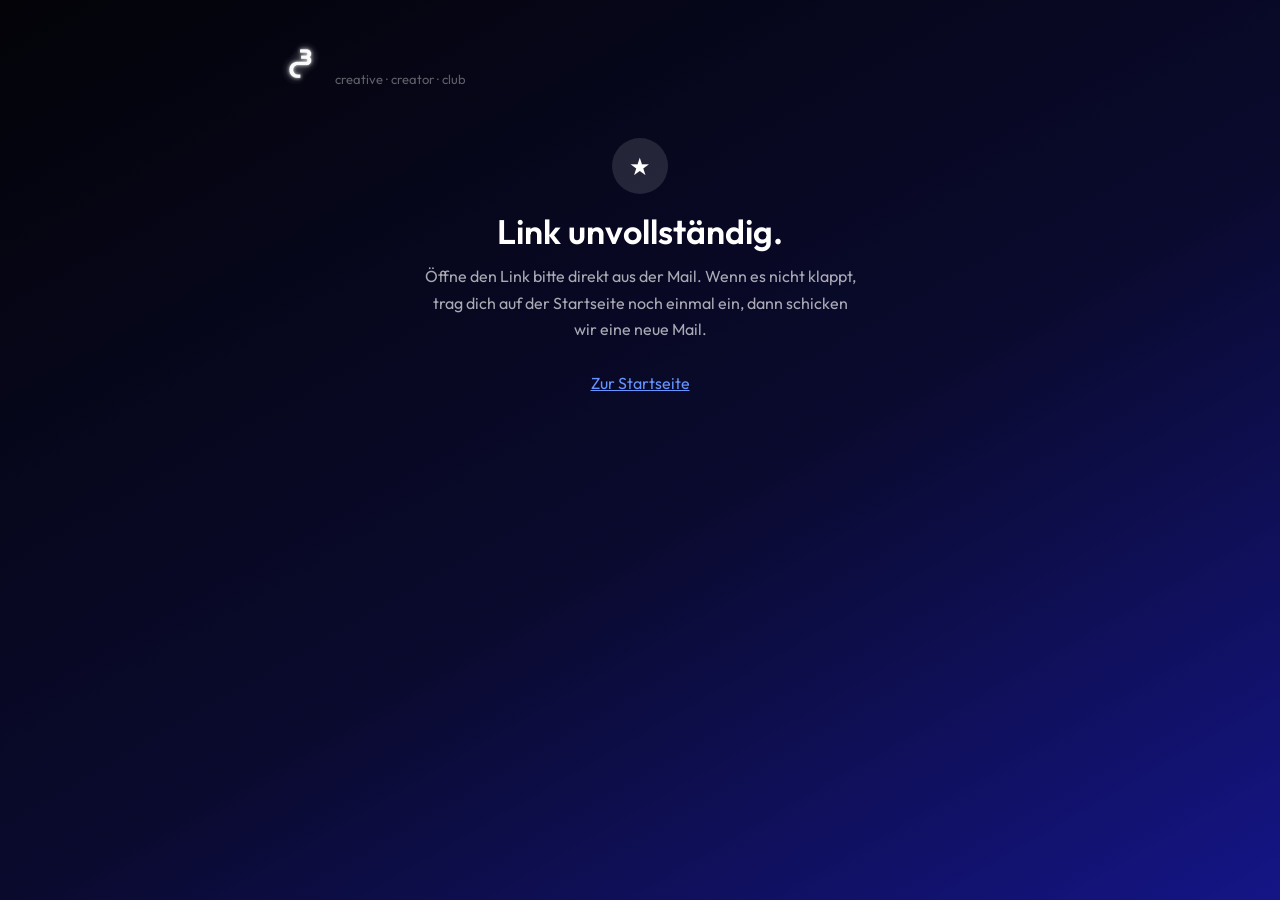
<file: bestaetigen/index.html>
<!doctype html>
<html lang="de">
<head>
<meta charset="utf-8">
<meta name="viewport" content="width=device-width, initial-scale=1">
<meta name="robots" content="noindex">
<title>Bestätigt – c3</title>
<link rel="icon" href="/favicon.png">
<link rel="stylesheet" href="/_stil.css">
<style>
  .bestaetigt { max-width: 520px; margin: 48px auto 0; text-align: center; }
  .bestaetigt .stern { width: 56px; height: 56px; border-radius: 99px; margin: 0 auto 18px;
    display: flex; align-items: center; justify-content: center; font-size: 24px; color: #fff;
    background: #2365FF; box-shadow: 0 0 34px rgba(102,148,255,0.55); }
  .bestaetigt h1 { margin: 0 0 10px; }
  .bestaetigt p { color: rgba(248,248,250,0.68); margin: 0 auto; max-width: 440px; }
  .bestaetigt .wir { margin-top: 18px; color: #F8F8FA; font-weight: 600; }
  .bestaetigt a.zurueck { display: inline-block; margin-top: 28px; }
  .bestaetigt[data-stand="laedt"] .stern { opacity: 0.4; box-shadow: none; }
  .bestaetigt[data-stand="fehler"] .stern { background: rgba(255,255,255,0.12); box-shadow: none; }
  /* Nach dem Bestaetigen der beste Moment zum Weitersagen. */
  .teilen { margin: 30px auto 0; padding: 22px; max-width: 440px; border-radius: 20px; border: 1px solid rgba(255,255,255,0.12); background: rgba(255,255,255,0.04); }
  .teilen h2 { margin: 0 0 6px; font-size: 20px; }
  .teilen p { margin: 0 0 14px; }
  .teilen-knoepfe { display: flex; gap: 8px; justify-content: center; flex-wrap: wrap; }
  .teilen-knoepfe a, .teilen-knoepfe button { font: inherit; font-size: 14px; font-weight: 500; color: #F8F8FA; text-decoration: none; cursor: pointer;
    min-height: 44px; padding: 10px 16px; border-radius: 99px; border: 1px solid rgba(255,255,255,0.14); background: rgba(255,255,255,0.06); }
</style>
</head>
<body>
<div class="seite">

<header class="marke">
  <a href="/"><img src="/wortmarke.png" alt="c3" class="marke-bild"></a>
  <span class="zusatz">creative · creator · club</span>
</header>

<div class="bestaetigt" id="feld" data-stand="laedt">
  <div class="stern">★</div>
  <h1 id="titel">Einen Moment …</h1>
  <p id="text">Wir bestätigen deine Adresse.</p>
  <p class="wir" id="wir" hidden>We are c3.</p>
  <div class="teilen" id="teilen" hidden>
    <h2>Bring deine Crew mit.</h2>
    <p>Creators kennen Creators. Schick ihnen den Link: Wer auf der Liste steht, ist zum Opening zuerst drin.</p>
    <div class="teilen-knoepfe">
      <a id="teilenWa" target="_blank" rel="noopener">WhatsApp</a>
      <button type="button" id="teilenSystem" hidden>Teilen</button>
      <button type="button" id="teilenKopieren">Link kopieren</button>
    </div>
  </div>
  <a class="zurueck" href="/">Zur Startseite</a>
</div>

</div>
<script>
(function () {
  var SUPABASE_URL = 'https://lbqdugnrfnmytsuxmeww.supabase.co';
  var SUPABASE_ANON_KEY = 'eyJhbGciOiJIUzI1NiIsInR5cCI6IkpXVCJ9.eyJpc3MiOiJzdXBhYmFzZSIsInJlZiI6ImxicWR1Z25yZm5teXRzdXhtZXd3Iiwicm9sZSI6ImFub24iLCJpYXQiOjE3ODk3MzU3MTAsImV4cCI6MjEwNTMxMTcxMH0.uMon51b-jcETsiGiPBFPoeuXrgfayk5u-ut2GOmRGt0';
  var feld = document.getElementById('feld');
  var titel = document.getElementById('titel');
  var text = document.getElementById('text');

  function zeigen(stand, t, s) {
    feld.setAttribute('data-stand', stand);
    titel.textContent = t; text.textContent = s;
    document.getElementById('wir').hidden = stand !== 'ok';
    document.getElementById('teilen').hidden = stand !== 'ok';
  }

  var TEILEN_URL = 'https://c3club.io/?utm_source=empfehlung&utm_medium=bestaetigt';
  var TEILEN_TEXT = 'Ich bin auf der Liste von c3, dem Club für Kreative in Wien. Opening am 1. Februar 2027.';
  document.getElementById('teilenWa').href = 'https://wa.me/?text=' + encodeURIComponent(TEILEN_TEXT + ' ' + TEILEN_URL);
  var sys = document.getElementById('teilenSystem');
  if (navigator.share) { sys.hidden = false; sys.addEventListener('click', function () { navigator.share({ title: 'c3', text: TEILEN_TEXT, url: TEILEN_URL }).catch(function () {}); }); }
  var kop = document.getElementById('teilenKopieren');
  kop.addEventListener('click', function () {
    (navigator.clipboard ? navigator.clipboard.writeText(TEILEN_URL) : Promise.reject()).then(function () { kop.textContent = 'Kopiert'; }, function () { kop.textContent = TEILEN_URL; });
  });

  var token = '';
  try { token = new URLSearchParams(location.search).get('t') || ''; } catch (e) {}
  if (!/^[0-9a-f-]{36}$/i.test(token)) {
    zeigen('fehler', 'Link unvollständig.', 'Öffne den Link bitte direkt aus der Mail. Wenn es nicht klappt, trag dich auf der Startseite noch einmal ein, dann schicken wir eine neue Mail.');
    return;
  }

  fetch(SUPABASE_URL + '/rest/v1/rpc/vorregistrierung_bestaetigen', {
    method: 'POST',
    headers: { 'Content-Type': 'application/json', 'apikey': SUPABASE_ANON_KEY, 'Authorization': 'Bearer ' + SUPABASE_ANON_KEY },
    body: JSON.stringify({ p_token: token })
  }).then(function (r) { return r.ok ? r.json() : Promise.reject(r.status); })
    .then(function (ergebnis) {
      if (ergebnis === 'ok') {
        zeigen('ok', "You're in.", 'Deine Adresse ist bestätigt. Du bist jetzt offiziell Teil von c3 und erfährst als Erste:r, wann App und Space in Wien starten.');
        try { history.replaceState(null, '', '/bestaetigen'); } catch (e) {}
      } else {
        zeigen('fehler', 'Link nicht gefunden.', 'Vielleicht wurde der Eintrag gelöscht. Trag dich auf der Startseite einfach noch einmal ein.');
      }
    })
    .catch(function () {
      zeigen('fehler', 'Hat gerade nicht geklappt.', 'Bitte lade die Seite in ein paar Minuten noch einmal.');
    });
})();
</script>
</body>
</html>
</file>
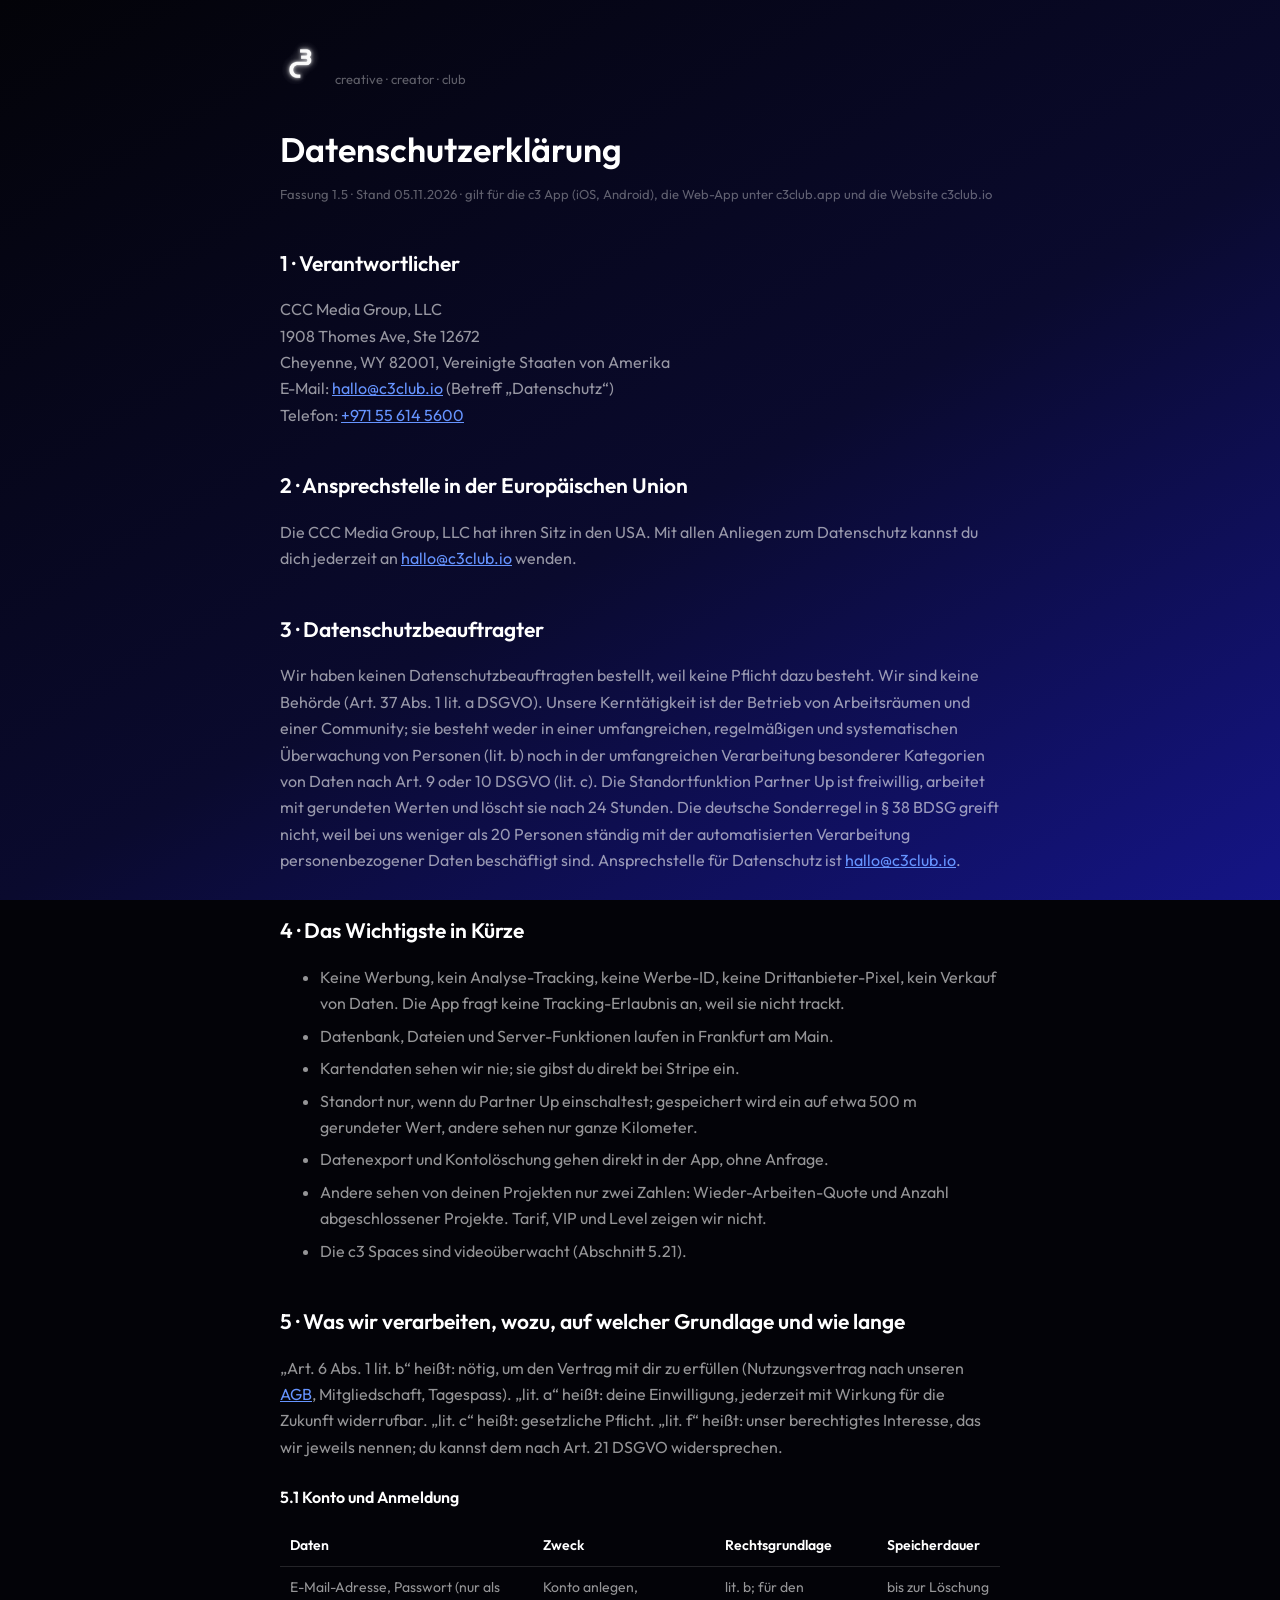
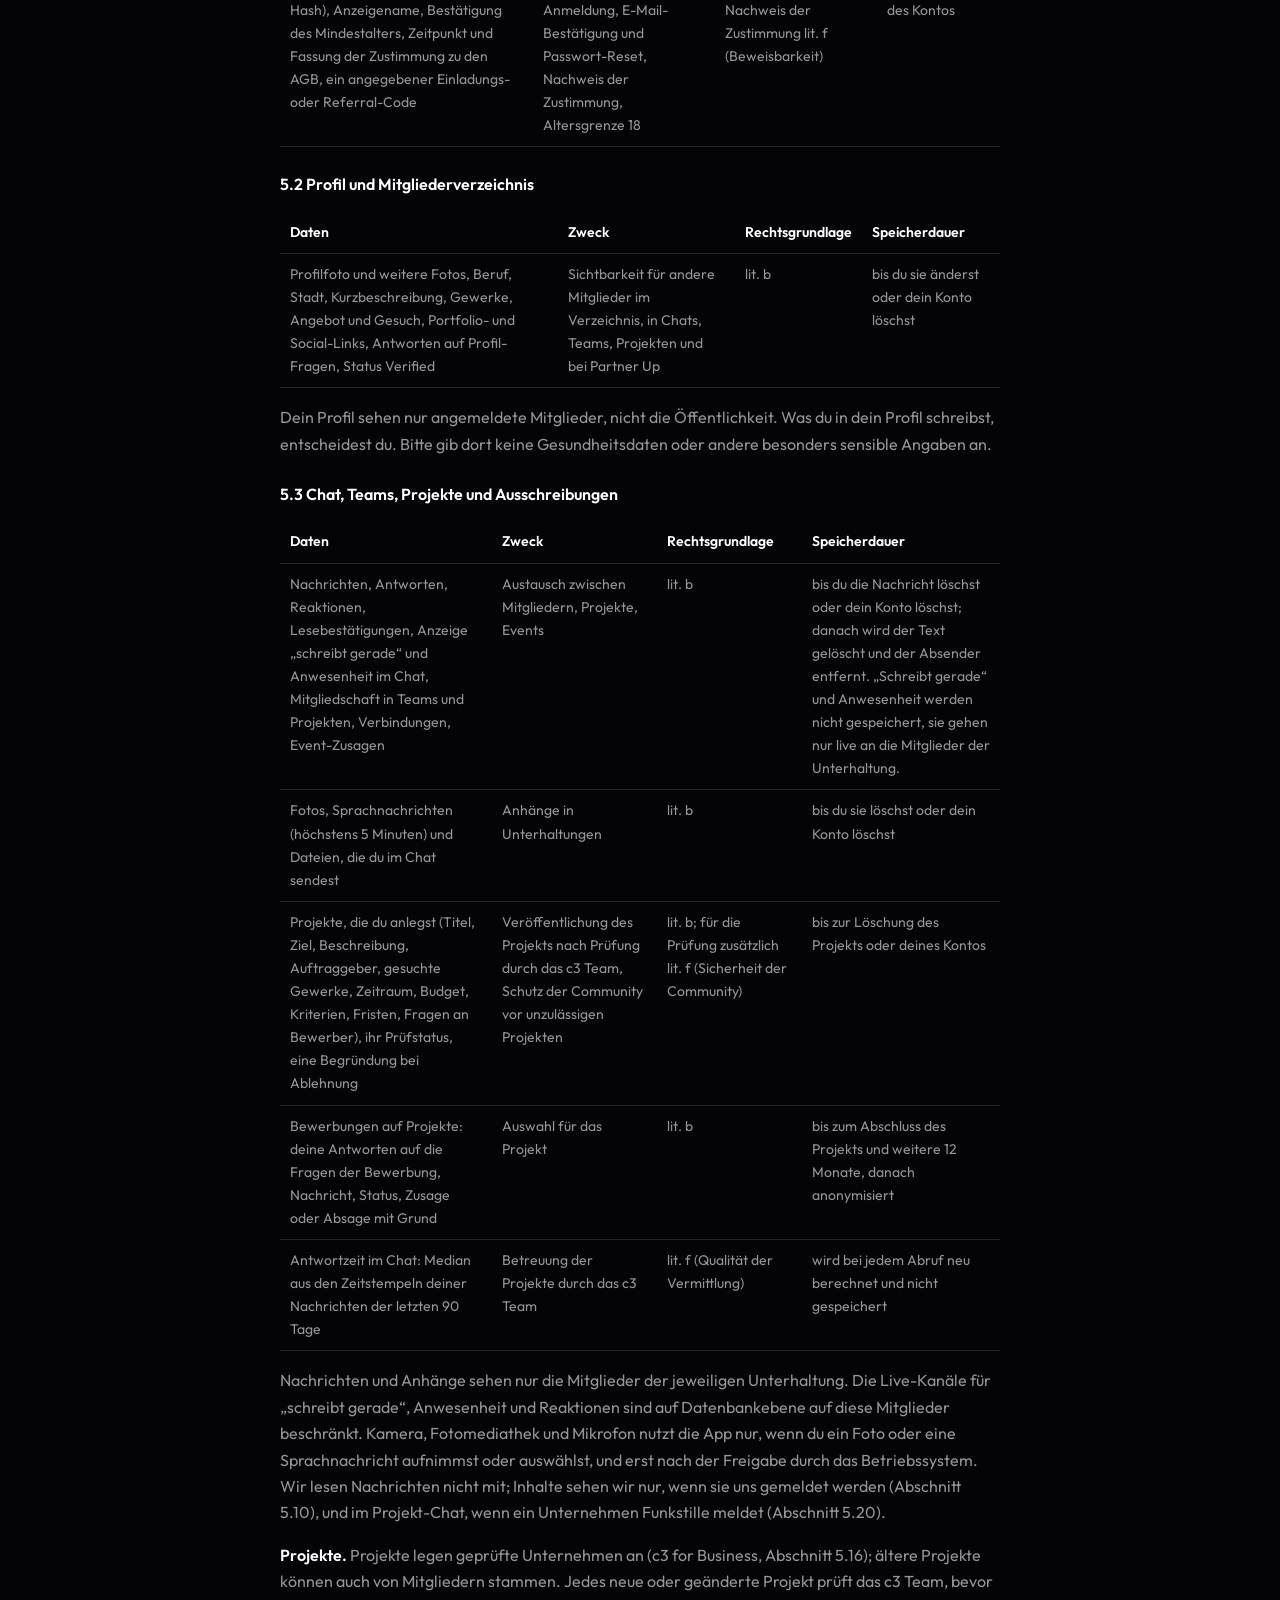
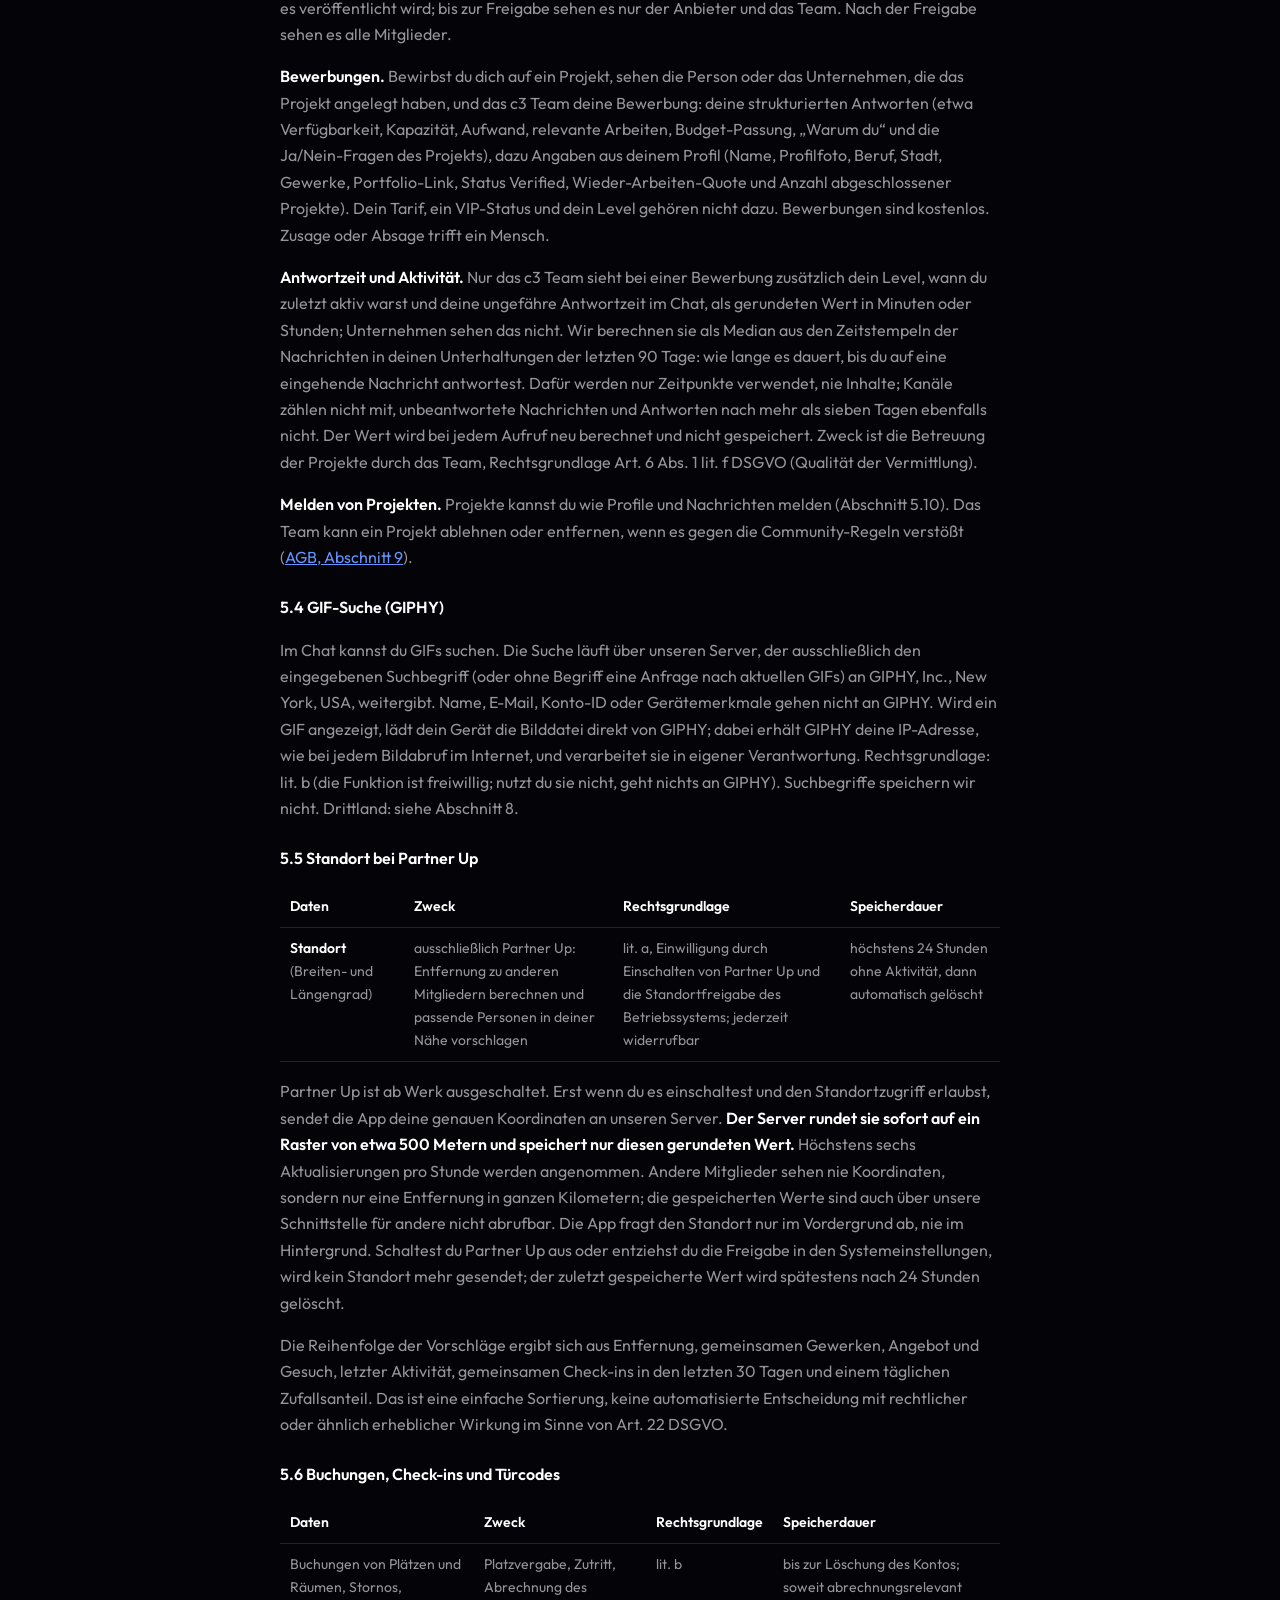
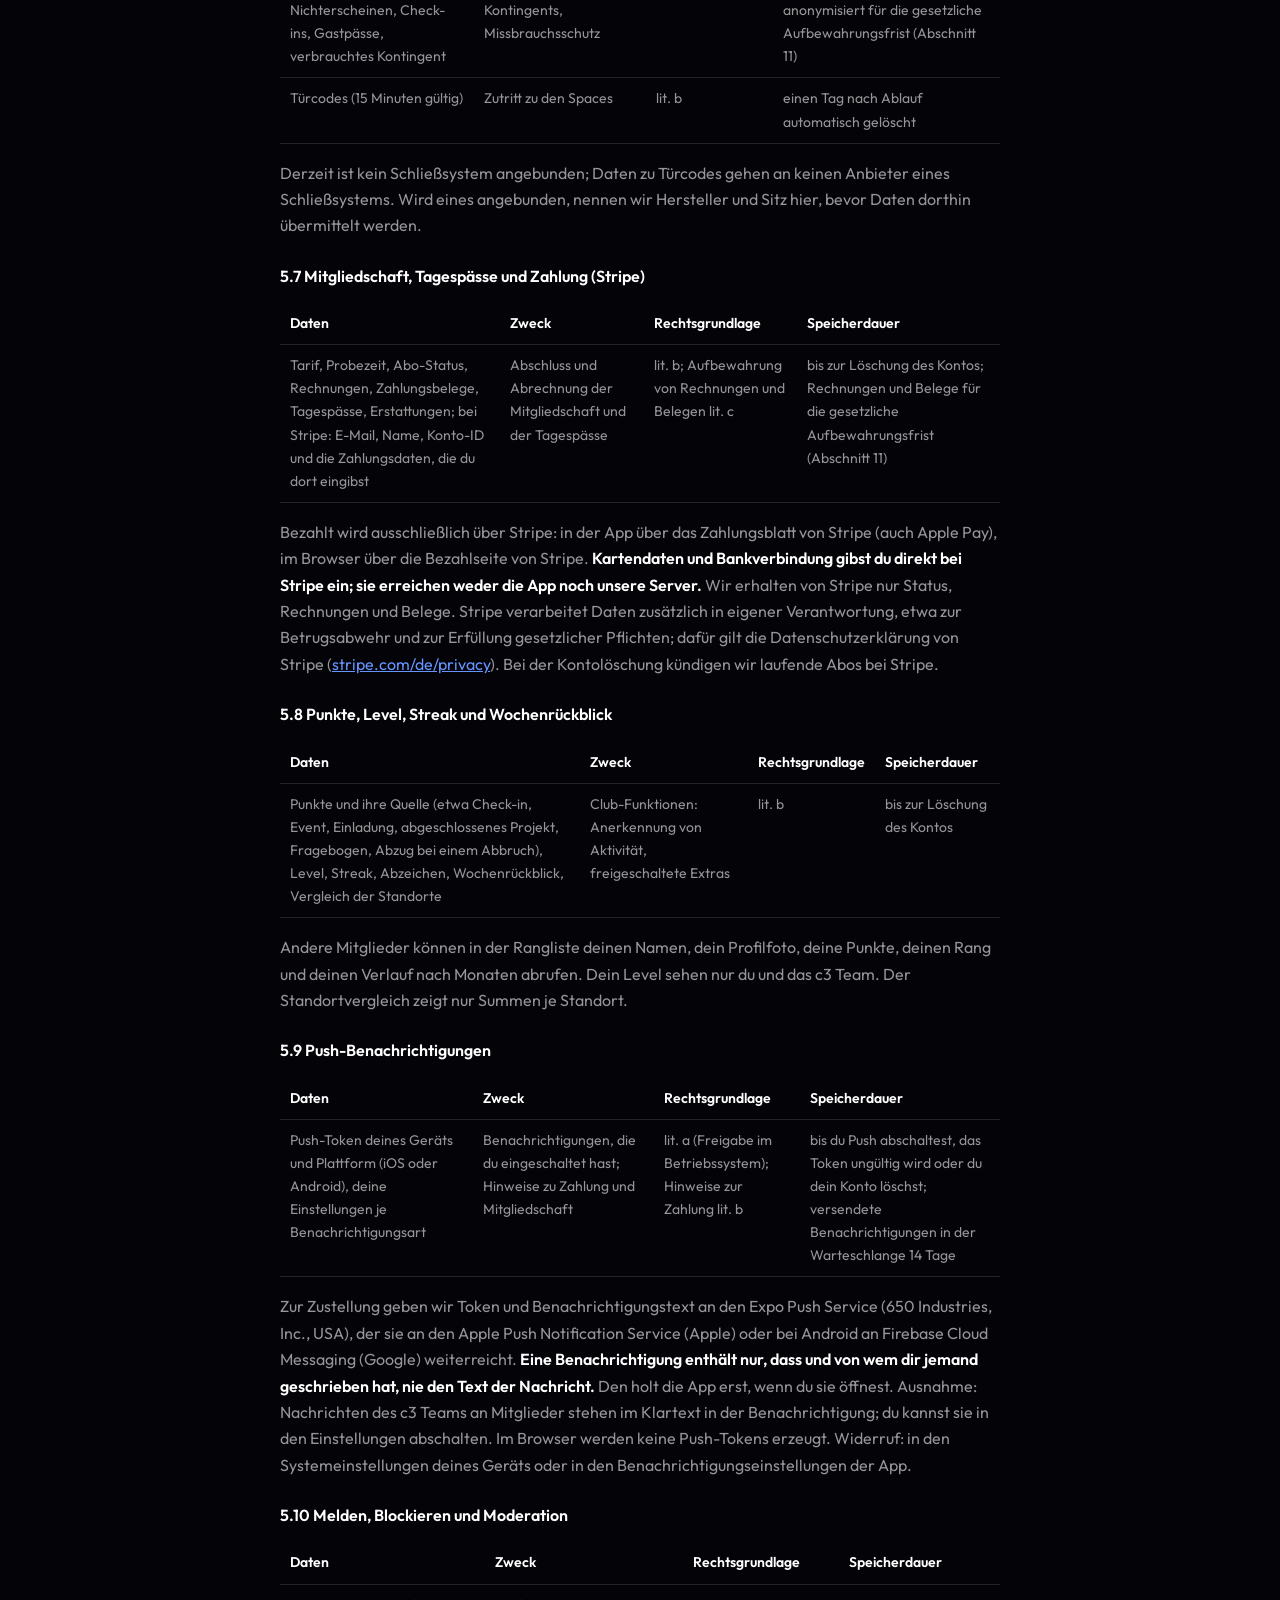
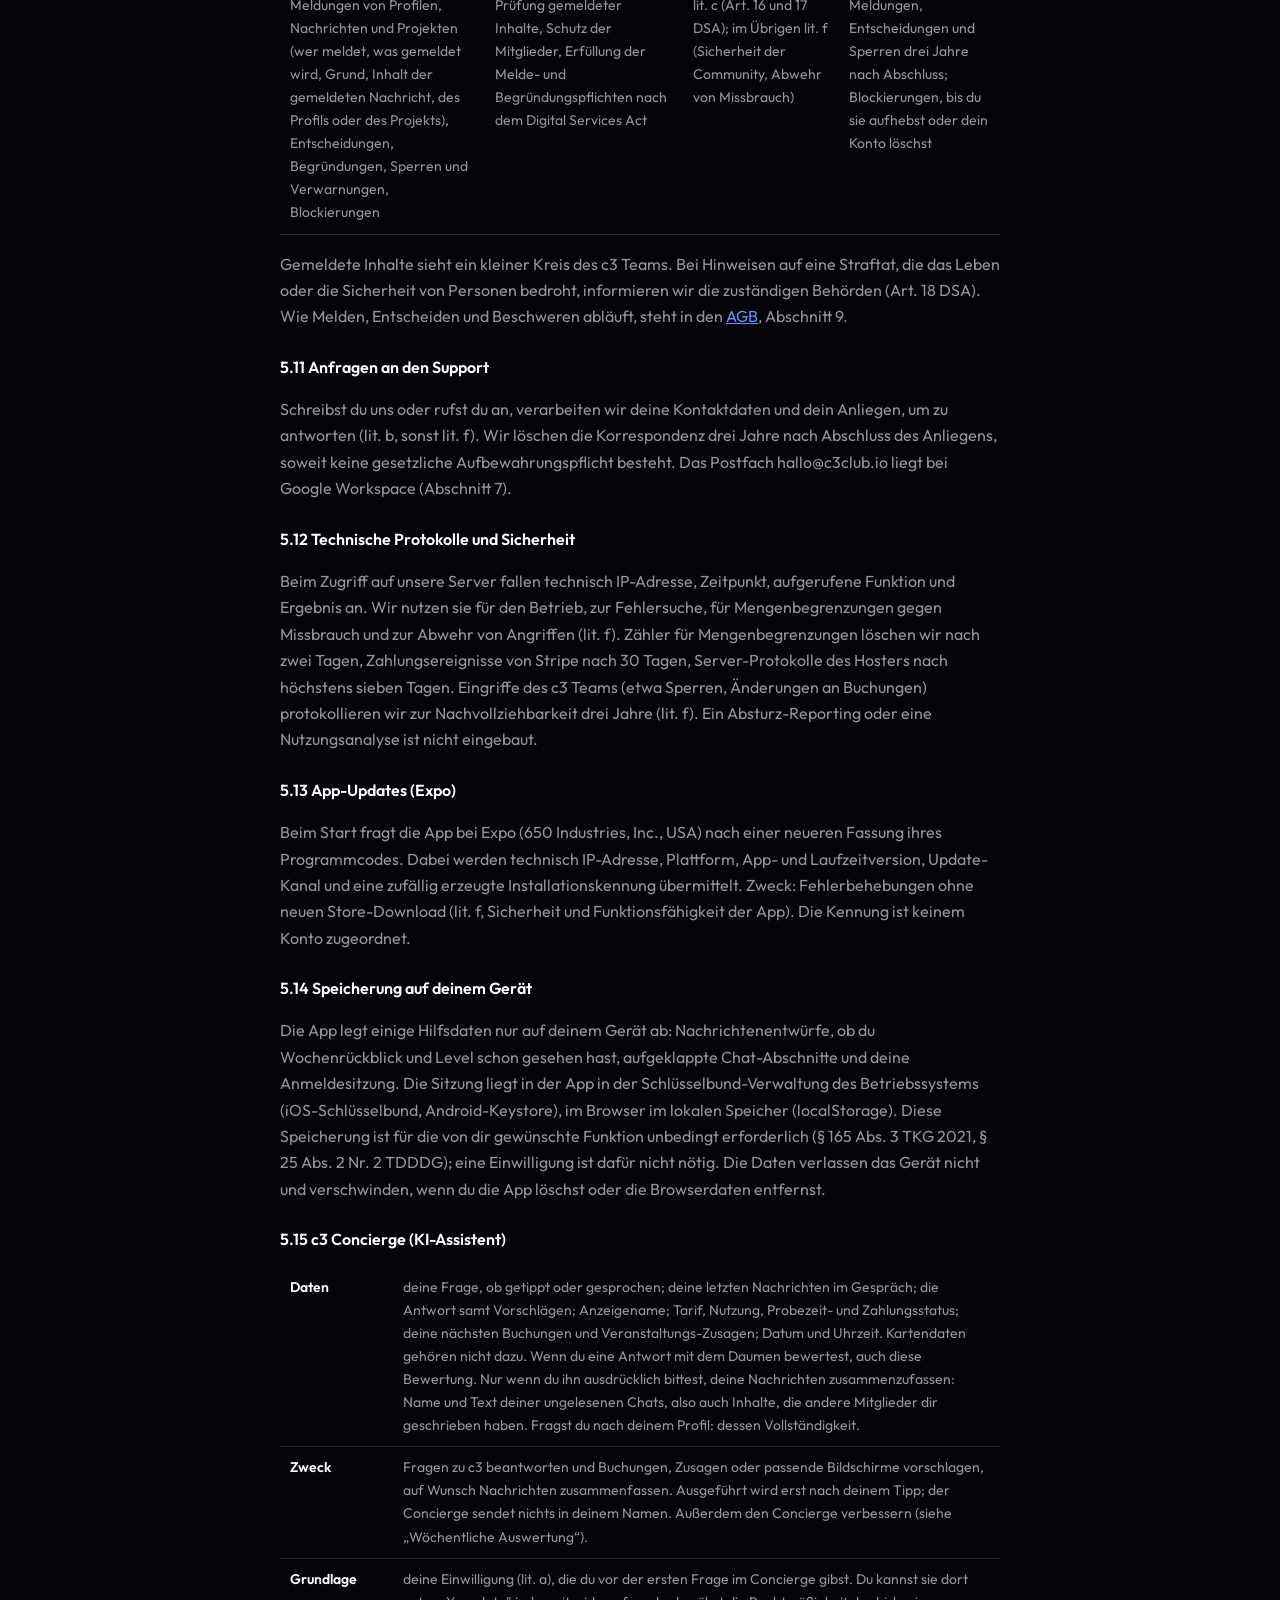
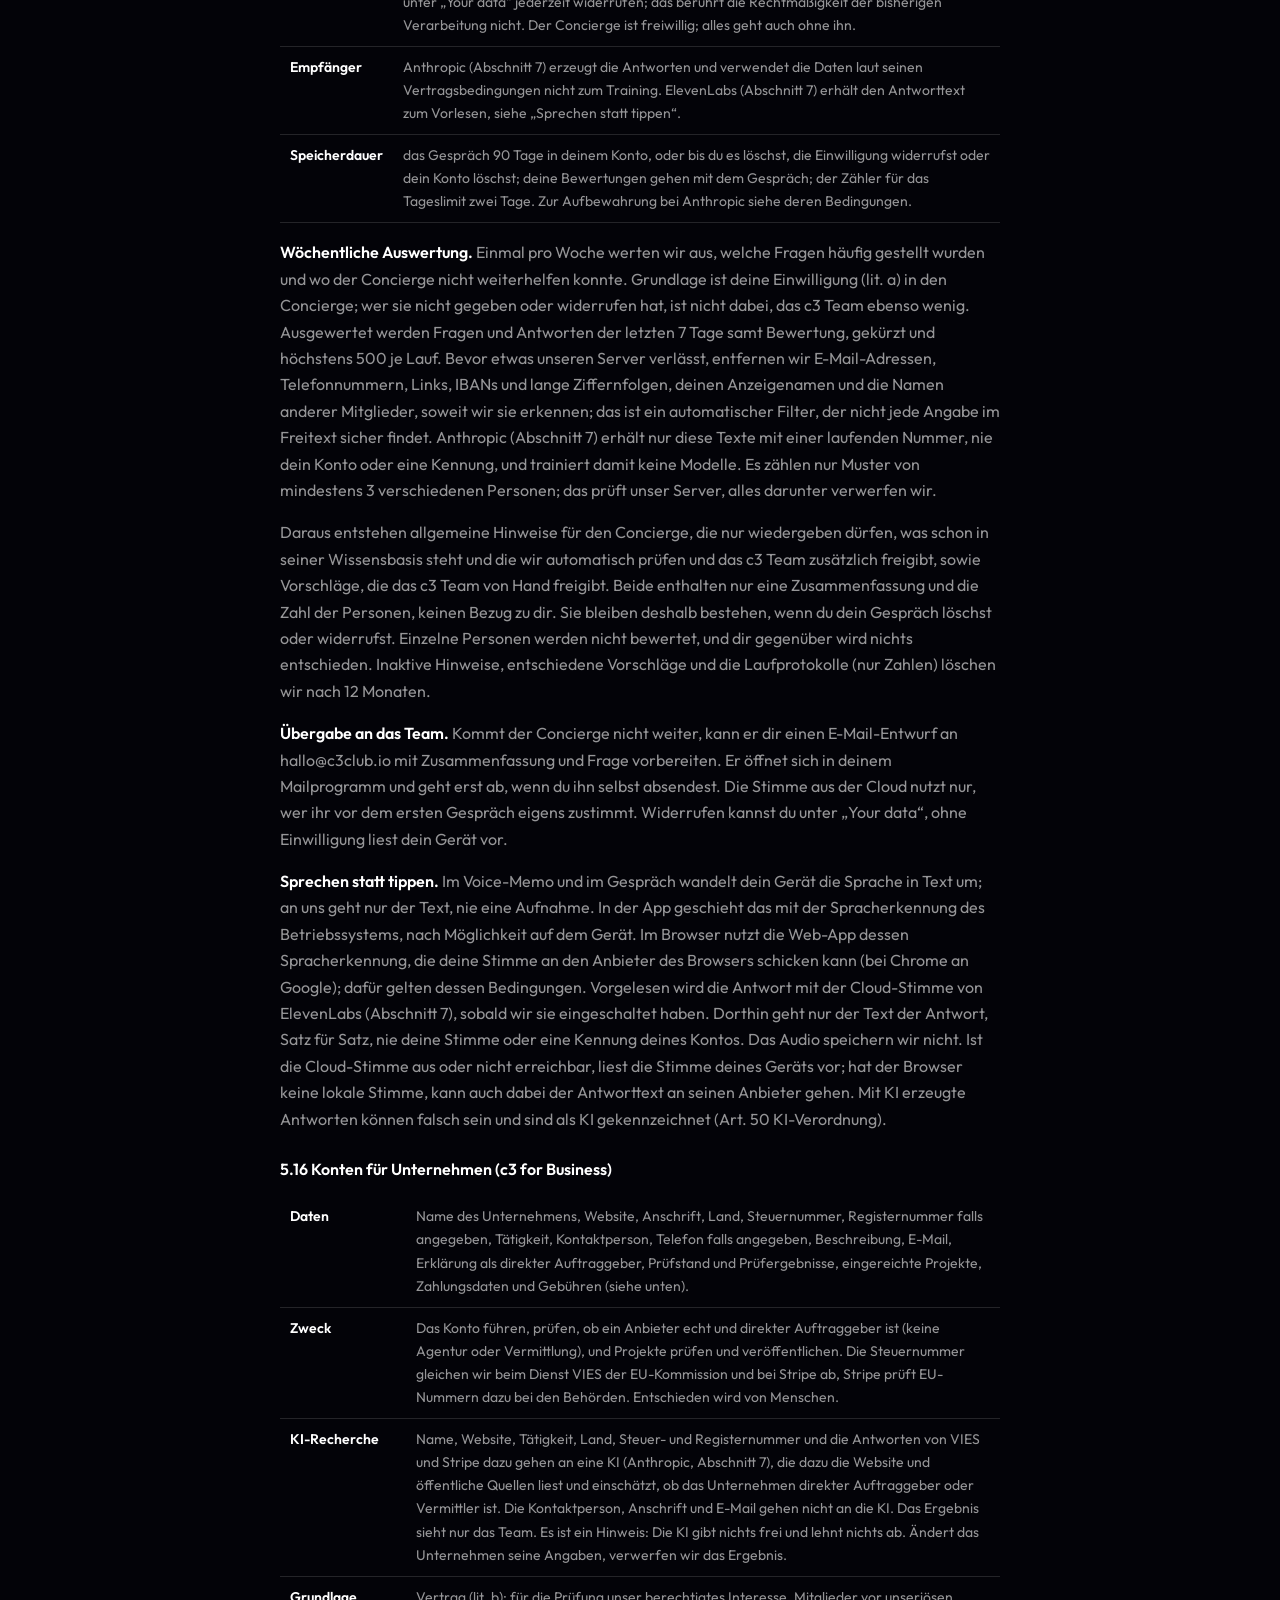
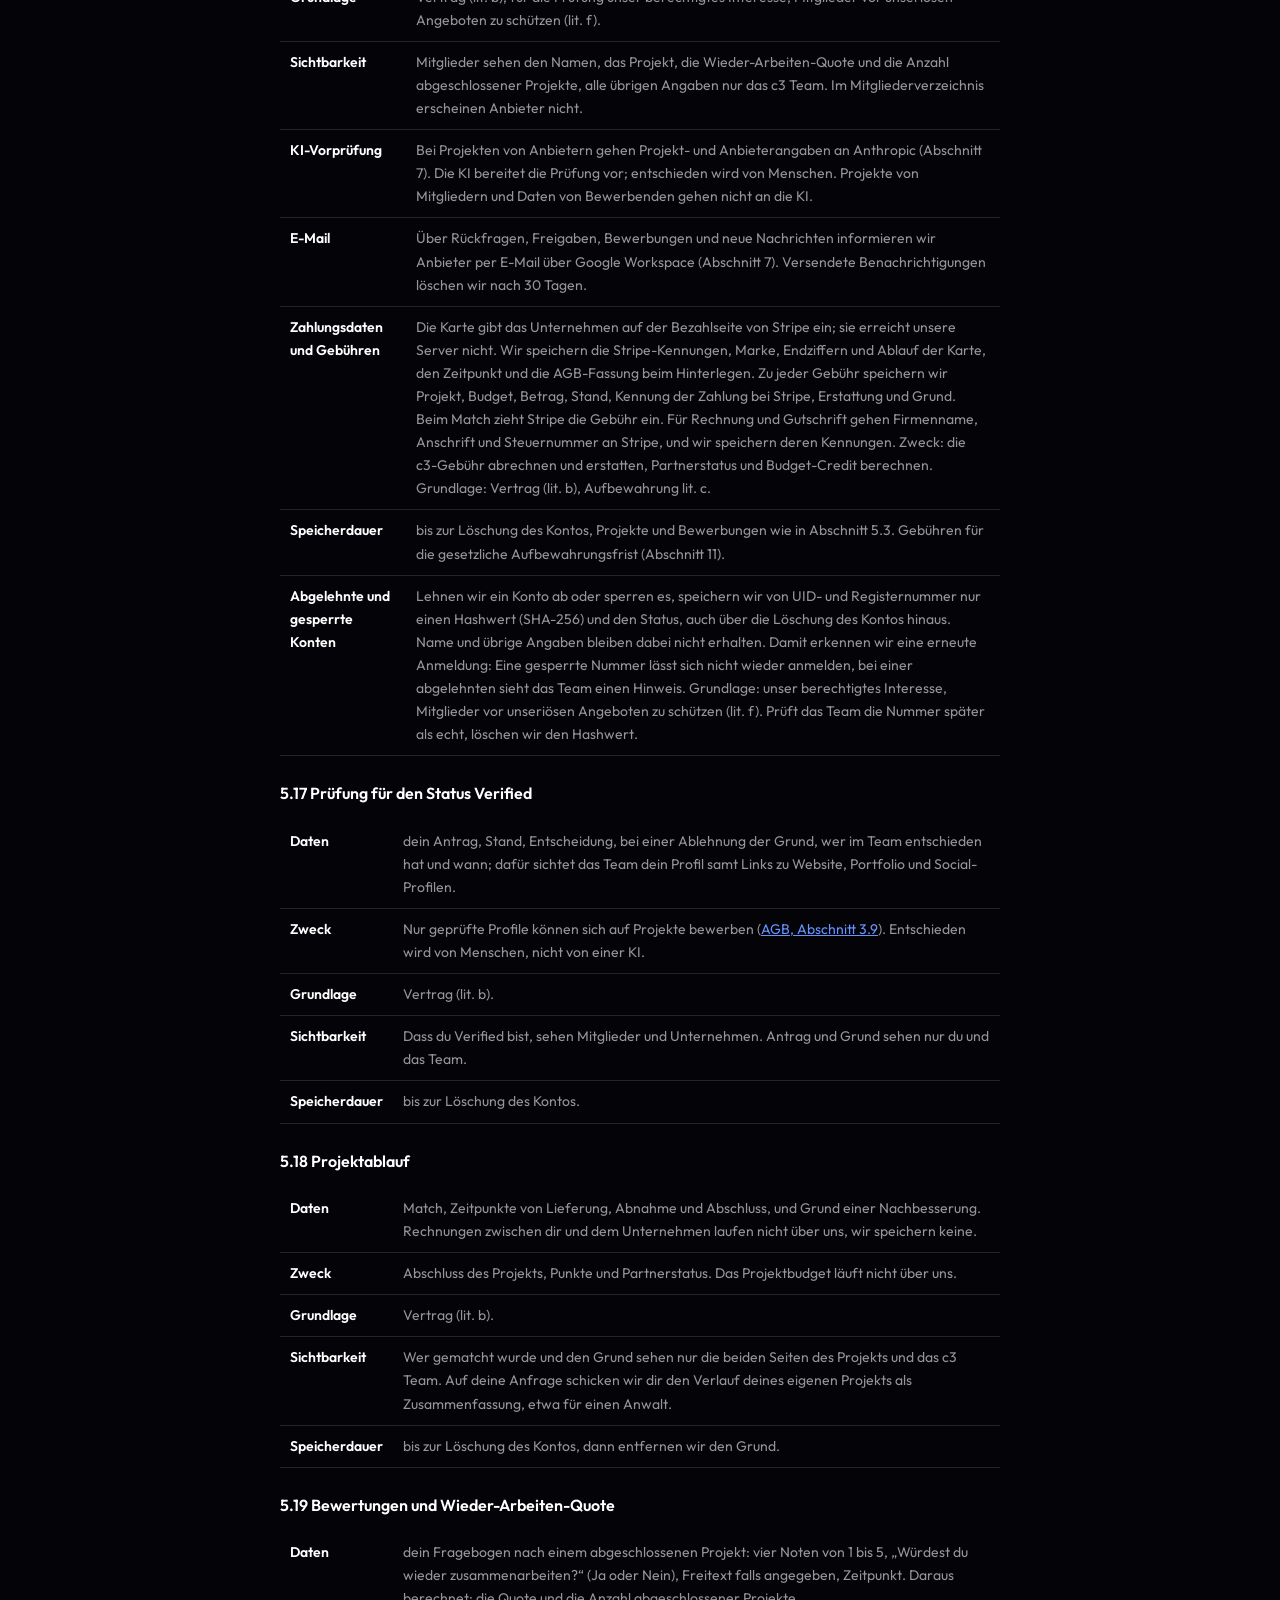
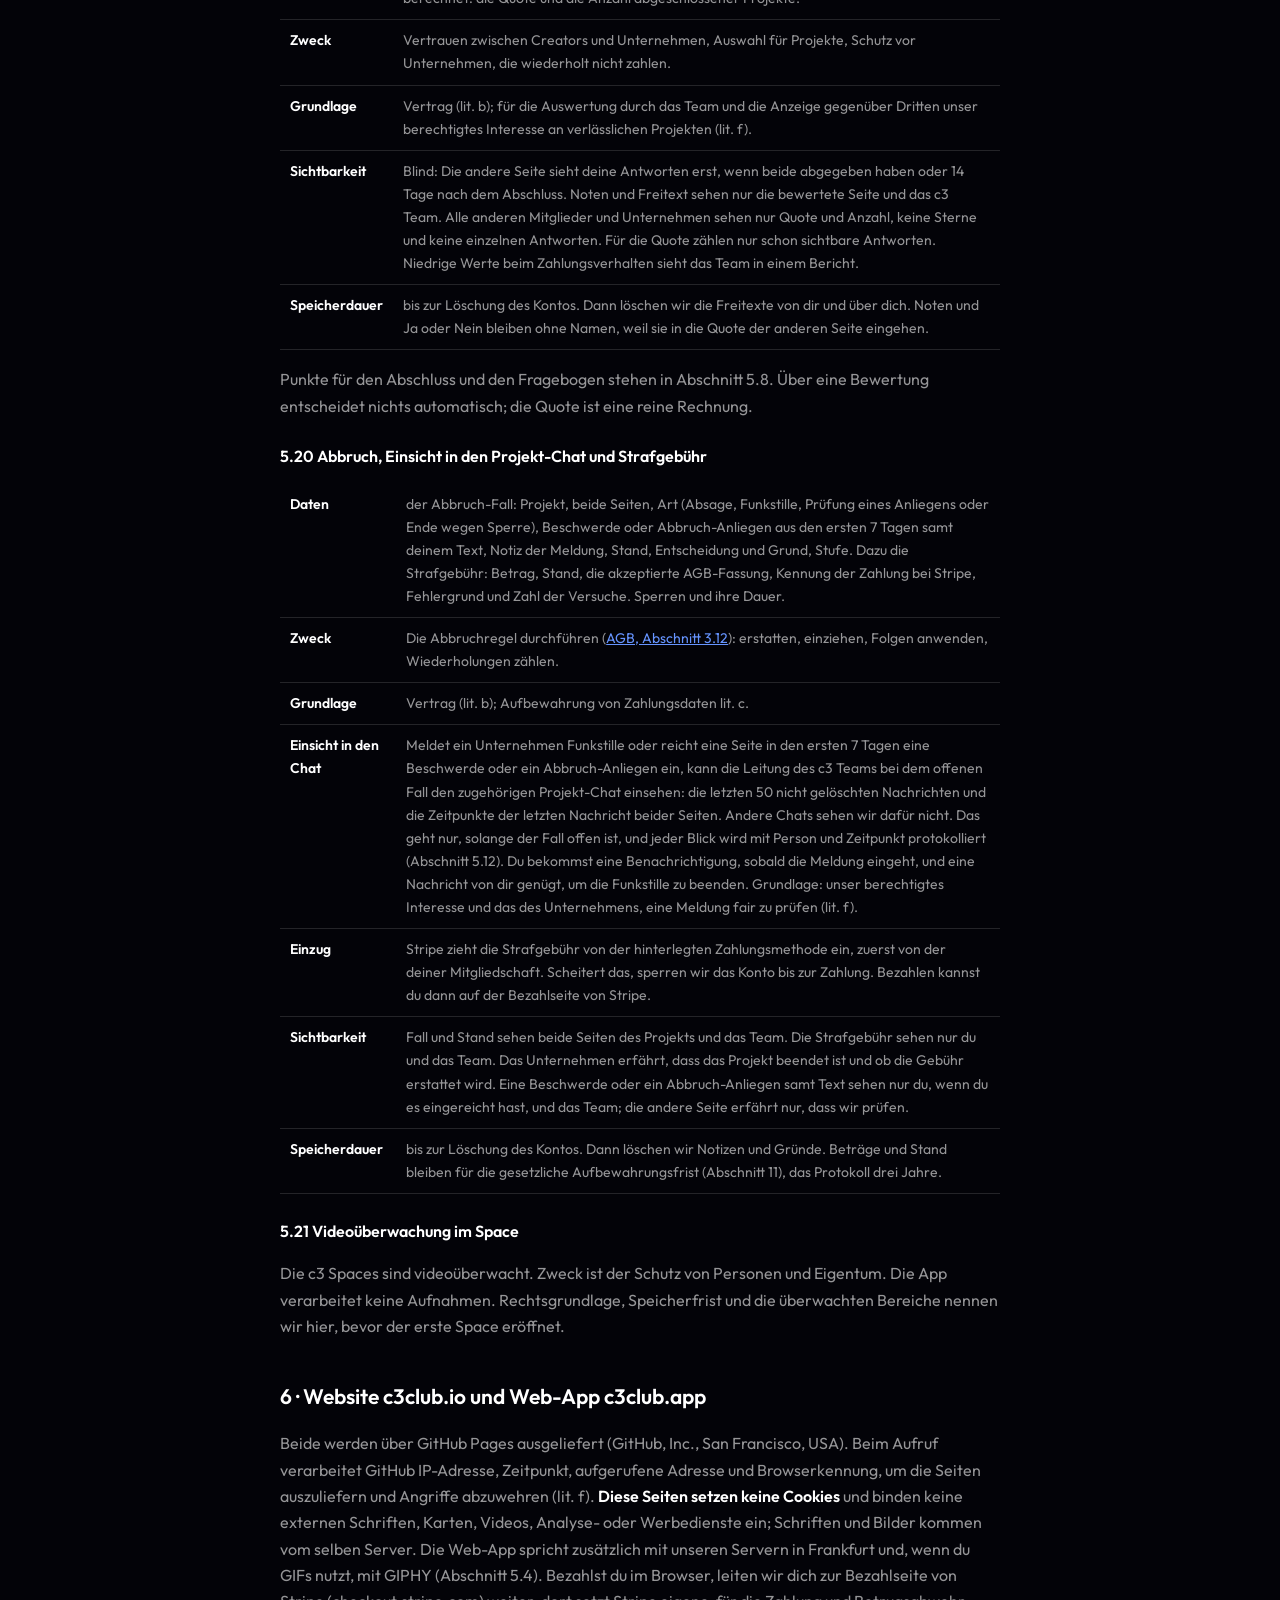
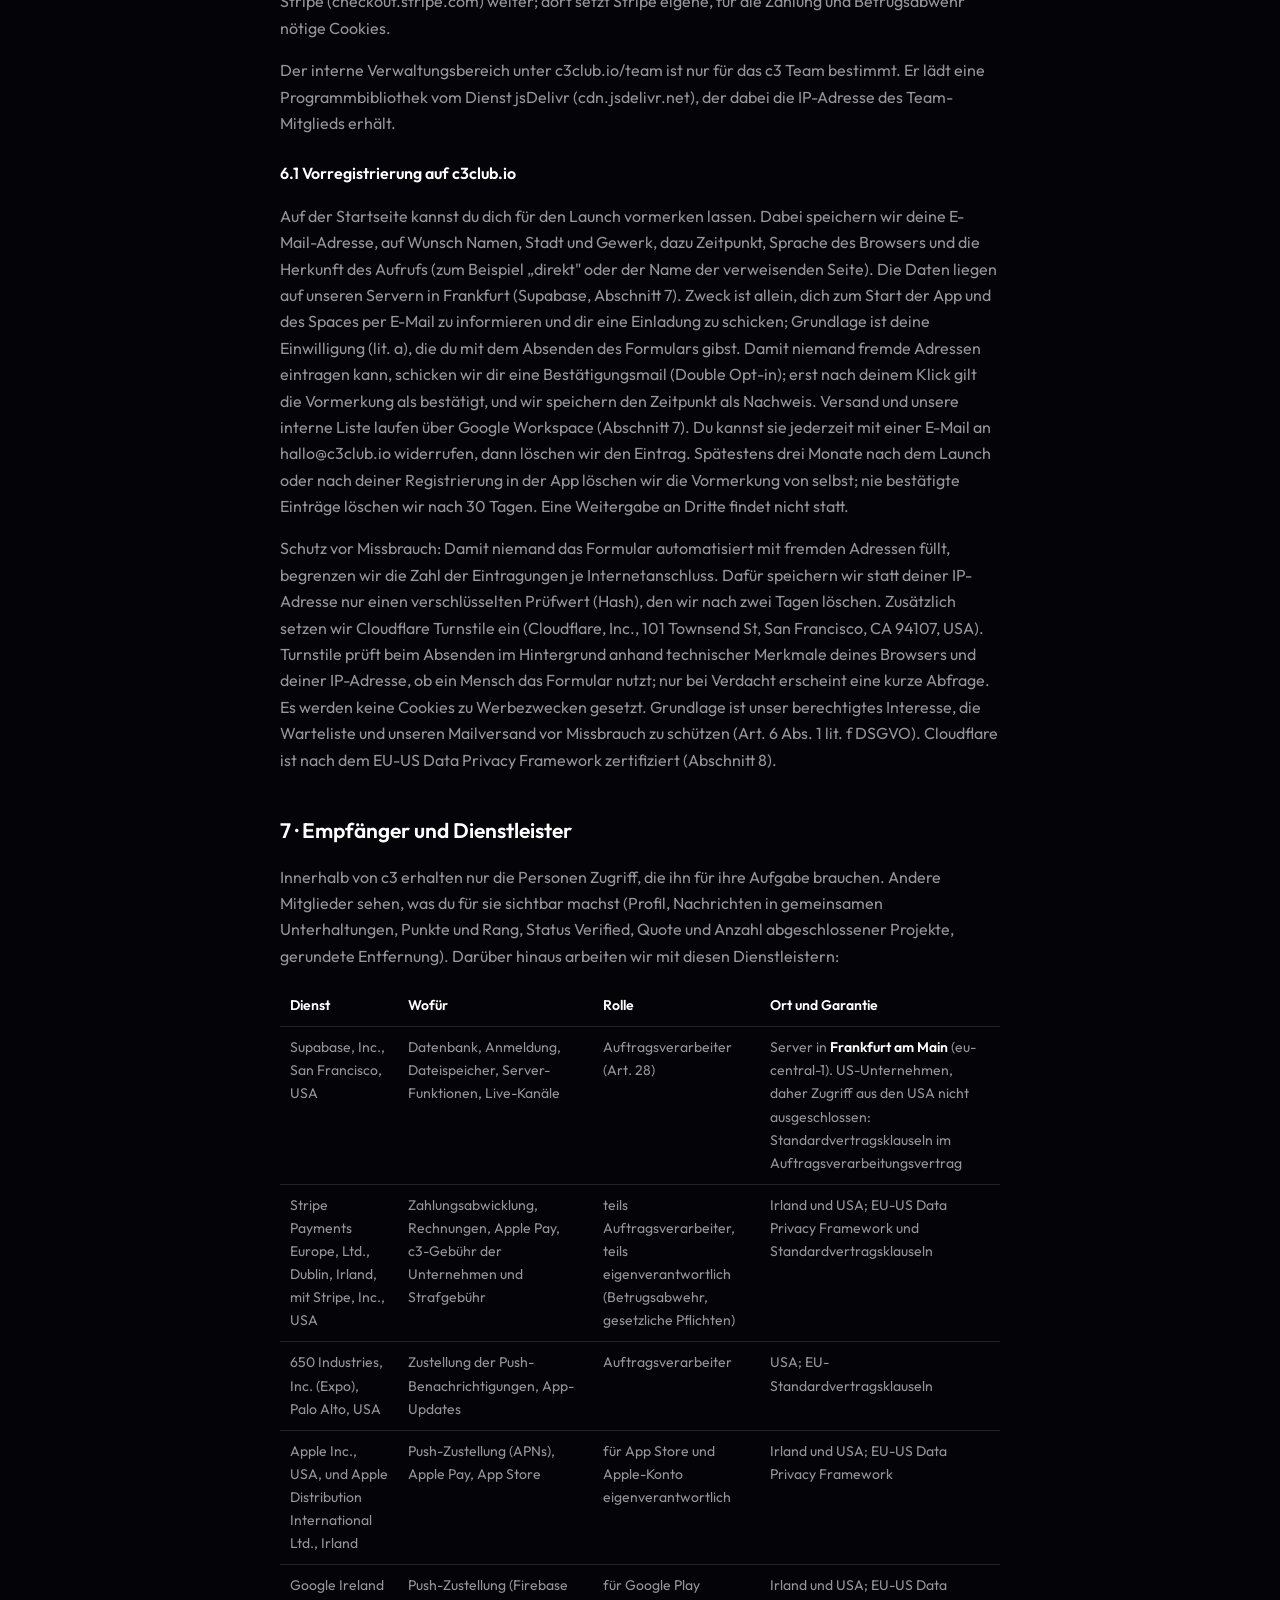
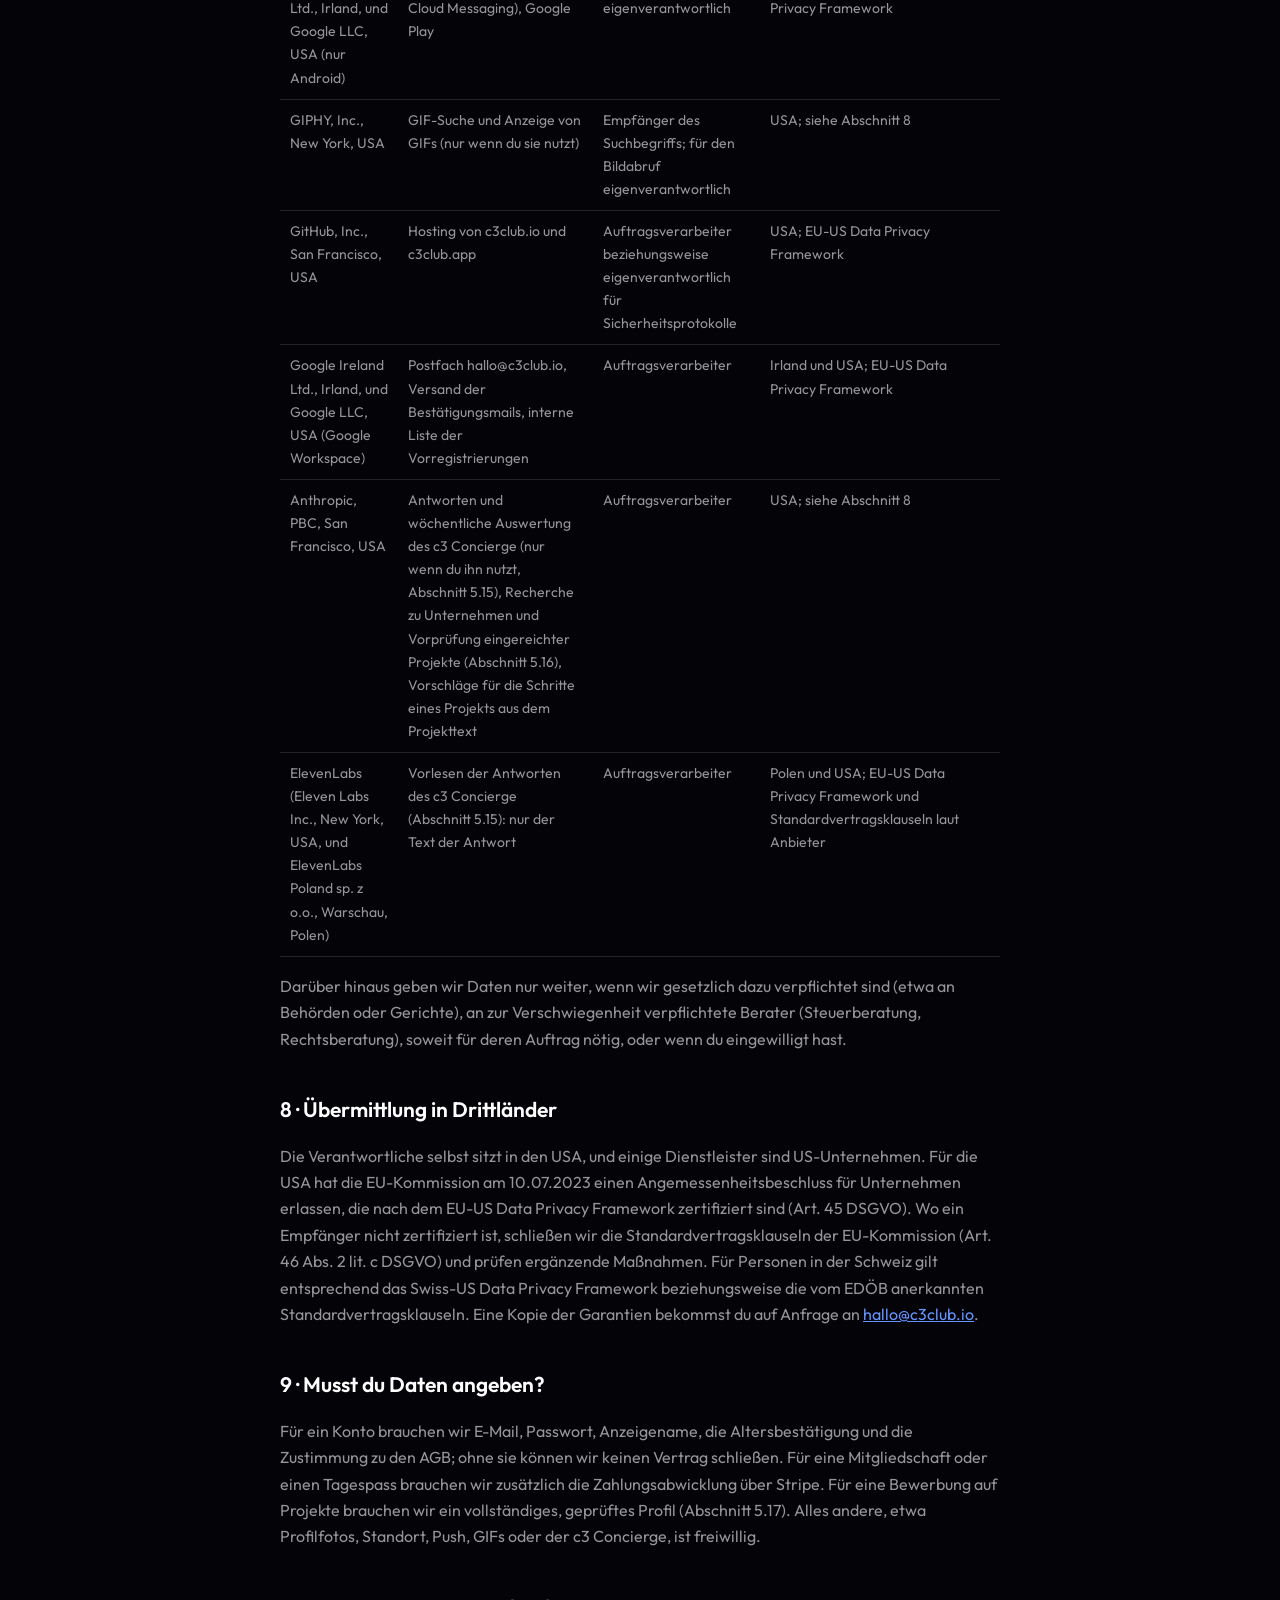
<file: datenschutz/index.html>
<!doctype html>
<html lang="de">
<head>
<meta charset="utf-8">
<meta name="viewport" content="width=device-width, initial-scale=1">
<title>Datenschutzerklärung — c3</title>
<meta name="description" content="Wie c3 mit deinen Daten umgeht: Zwecke, Rechtsgrundlagen, Speicherdauer, Dienstleister und deine Rechte.">
<link rel="icon" href="/favicon.png">
<link rel="stylesheet" href="/_stil.css">
</head>
<body>
<div class="seite">

<header class="marke">
  <a href="/"><img src="/wortmarke.png" alt="c3" class="marke-bild"></a>
  <span class="zusatz">creative · creator · club</span>
</header>

<h1>Datenschutzerklärung</h1>
<p class="stand">Fassung 1.5 · Stand 05.11.2026 · gilt für die c3 App (iOS, Android), die Web-App unter c3club.app und die Website c3club.io</p>

<h2>1 · Verantwortlicher</h2>
<p>
  CCC Media Group, LLC<br>
  1908 Thomes Ave, Ste 12672<br>
  Cheyenne, WY 82001, Vereinigte Staaten von Amerika<br>
  <!-- [TODO Owner: Zeile „Vertreten durch:“ mit dem Namen des Managing Member ergänzen] -->
  E-Mail: <a href="mailto:hallo@c3club.io">hallo@c3club.io</a> (Betreff „Datenschutz“)<br>
  Telefon: <a href="tel:+971556145600">+971 55 614 5600</a>
</p>

<h2>2 · Ansprechstelle in der Europäischen Union</h2>
<p>
  Die CCC Media Group, LLC hat ihren Sitz in den USA. Mit allen Anliegen zum
  Datenschutz kannst du dich jederzeit an
  <a href="mailto:hallo@c3club.io">hallo@c3club.io</a> wenden.
</p>
<!-- [TODO Owner: Name und Anschrift des EU-Vertreters nach Art. 27 DSGVO
  eintragen, sobald benannt] -->

<h2>3 · Datenschutzbeauftragter</h2>
<p>
  Wir haben keinen Datenschutzbeauftragten bestellt, weil keine Pflicht
  dazu besteht. Wir sind keine Behörde (Art. 37 Abs. 1 lit. a DSGVO). Unsere
  Kerntätigkeit ist der Betrieb von Arbeitsräumen und einer Community; sie
  besteht weder in einer umfangreichen, regelmäßigen und systematischen
  Überwachung von Personen (lit. b) noch in der umfangreichen Verarbeitung
  besonderer Kategorien von Daten nach Art. 9 oder 10 DSGVO (lit. c). Die
  Standortfunktion Partner Up ist freiwillig, arbeitet mit gerundeten Werten
  und löscht sie nach 24 Stunden.
  <!-- [TODO Anwalt: Trägt diese Begründung auch mit der Videoüberwachung in den Spaces (Abschnitt 5.21)? Siehe docs/launch/MODELL_V7_ANWALT.md] -->
  Die deutsche Sonderregel in § 38 BDSG
  greift nicht, weil bei uns weniger als 20 Personen ständig mit der
  automatisierten Verarbeitung personenbezogener Daten beschäftigt sind.
  Ansprechstelle für Datenschutz ist <a href="mailto:hallo@c3club.io">hallo@c3club.io</a>.
</p>

<h2>4 · Das Wichtigste in Kürze</h2>
<ul>
  <li>Keine Werbung, kein Analyse-Tracking, keine Werbe-ID, keine
      Drittanbieter-Pixel, kein Verkauf von Daten. Die App fragt keine
      Tracking-Erlaubnis an, weil sie nicht trackt.</li>
  <li>Datenbank, Dateien und Server-Funktionen laufen in Frankfurt am Main.</li>
  <li>Kartendaten sehen wir nie; sie gibst du direkt bei Stripe ein.</li>
  <li>Standort nur, wenn du Partner Up einschaltest; gespeichert wird ein auf
      etwa 500 m gerundeter Wert, andere sehen nur ganze Kilometer.</li>
  <li>Datenexport und Kontolöschung gehen direkt in der App, ohne Anfrage.</li>
  <li>Andere sehen von deinen Projekten nur zwei Zahlen: Wieder-Arbeiten-Quote und
      Anzahl abgeschlossener Projekte. Tarif, VIP und Level zeigen wir nicht.</li>
  <li>Die c3 Spaces sind videoüberwacht (Abschnitt 5.21).</li>
</ul>

<h2>5 · Was wir verarbeiten, wozu, auf welcher Grundlage und wie lange</h2>
<p>
  „Art. 6 Abs. 1 lit. b“ heißt: nötig, um den Vertrag mit dir zu erfüllen
  (Nutzungsvertrag nach unseren <a href="/agb">AGB</a>, Mitgliedschaft,
  Tagespass). „lit. a“ heißt: deine Einwilligung, jederzeit mit Wirkung für
  die Zukunft widerrufbar. „lit. c“ heißt: gesetzliche Pflicht. „lit. f“
  heißt: unser berechtigtes Interesse, das wir jeweils nennen; du kannst
  dem nach Art. 21 DSGVO widersprechen.
</p>

<h3>5.1 Konto und Anmeldung</h3>
<table>
  <tr><th>Daten</th><th>Zweck</th><th>Rechtsgrundlage</th><th>Speicherdauer</th></tr>
  <tr>
    <td>E-Mail-Adresse, Passwort (nur als Hash), Anzeigename, Bestätigung
        des Mindestalters, Zeitpunkt und Fassung der Zustimmung zu den AGB,
        ein angegebener Einladungs- oder Referral-Code</td>
    <td>Konto anlegen, Anmeldung, E-Mail-Bestätigung und Passwort-Reset,
        Nachweis der Zustimmung, Altersgrenze 18</td>
    <td>lit. b; für den Nachweis der Zustimmung lit. f (Beweisbarkeit)</td>
    <td>bis zur Löschung des Kontos</td>
  </tr>
</table>

<h3>5.2 Profil und Mitgliederverzeichnis</h3>
<table>
  <tr><th>Daten</th><th>Zweck</th><th>Rechtsgrundlage</th><th>Speicherdauer</th></tr>
  <tr>
    <td>Profilfoto und weitere Fotos, Beruf, Stadt, Kurzbeschreibung,
        Gewerke, Angebot und Gesuch, Portfolio- und Social-Links,
        Antworten auf Profil-Fragen, Status Verified</td>
    <td>Sichtbarkeit für andere Mitglieder im Verzeichnis, in Chats, Teams,
        Projekten und bei Partner Up</td>
    <td>lit. b</td>
    <td>bis du sie änderst oder dein Konto löschst</td>
  </tr>
</table>
<p>
  Dein Profil sehen nur angemeldete Mitglieder, nicht die Öffentlichkeit.
  Was du in dein Profil schreibst, entscheidest du. Bitte gib dort keine
  Gesundheitsdaten oder andere besonders sensible Angaben an.
</p>

<h3>5.3 Chat, Teams, Projekte und Ausschreibungen</h3>
<table>
  <tr><th>Daten</th><th>Zweck</th><th>Rechtsgrundlage</th><th>Speicherdauer</th></tr>
  <tr>
    <td>Nachrichten, Antworten, Reaktionen, Lesebestätigungen, Anzeige
        „schreibt gerade“ und Anwesenheit im Chat, Mitgliedschaft in Teams
        und Projekten, Verbindungen, Event-Zusagen</td>
    <td>Austausch zwischen Mitgliedern, Projekte, Events</td>
    <td>lit. b</td>
    <td>bis du die Nachricht löschst oder dein Konto löschst; danach wird
        der Text gelöscht und der Absender entfernt. „Schreibt gerade“ und
        Anwesenheit werden nicht gespeichert, sie gehen nur live an die
        Mitglieder der Unterhaltung.</td>
  </tr>
  <tr>
    <td>Fotos, Sprachnachrichten (höchstens 5 Minuten) und Dateien, die du
        im Chat sendest</td>
    <td>Anhänge in Unterhaltungen</td>
    <td>lit. b</td>
    <td>bis du sie löschst oder dein Konto löschst</td>
  </tr>
  <tr>
    <td>Projekte, die du anlegst (Titel, Ziel, Beschreibung, Auftraggeber,
        gesuchte Gewerke, Zeitraum, Budget, Kriterien, Fristen, Fragen
        an Bewerber), ihr Prüfstatus, eine Begründung bei Ablehnung</td>
    <td>Veröffentlichung des Projekts nach Prüfung durch das c3 Team,
        Schutz der Community vor unzulässigen Projekten</td>
    <td>lit. b; für die Prüfung zusätzlich lit. f (Sicherheit der Community)</td>
    <td>bis zur Löschung des Projekts oder deines Kontos</td>
  </tr>
  <tr>
    <td>Bewerbungen auf Projekte: deine Antworten auf die Fragen der
        Bewerbung, Nachricht, Status, Zusage oder Absage mit Grund</td>
    <td>Auswahl für das Projekt</td>
    <td>lit. b</td>
    <td>bis zum Abschluss des Projekts und weitere 12 Monate, danach
        anonymisiert</td>
  </tr>
  <tr>
    <td>Antwortzeit im Chat: Median aus den Zeitstempeln deiner Nachrichten
        der letzten 90 Tage</td>
    <td>Betreuung der Projekte durch das c3 Team</td>
    <td>lit. f (Qualität der Vermittlung)</td>
    <td>wird bei jedem Abruf neu berechnet und nicht gespeichert</td>
  </tr>
</table>
<p>
  Nachrichten und Anhänge sehen nur die Mitglieder der jeweiligen
  Unterhaltung. Die Live-Kanäle für „schreibt gerade“, Anwesenheit und
  Reaktionen sind auf Datenbankebene auf diese Mitglieder beschränkt.
  Kamera, Fotomediathek und Mikrofon nutzt die App nur, wenn du ein Foto
  oder eine Sprachnachricht aufnimmst oder auswählst, und erst nach der
  Freigabe durch das Betriebssystem. Wir lesen Nachrichten nicht mit; Inhalte
  sehen wir nur, wenn sie uns gemeldet werden (Abschnitt 5.10), und im Projekt-Chat,
  wenn ein Unternehmen Funkstille meldet (Abschnitt 5.20).
</p>
<p>
  <strong>Projekte.</strong> Projekte legen geprüfte Unternehmen an
  (c3 for Business, Abschnitt 5.16); ältere Projekte können auch von Mitgliedern stammen.
  Jedes neue oder geänderte
  Projekt prüft das c3 Team, bevor es veröffentlicht wird; bis zur Freigabe
  sehen es nur der Anbieter und das Team. Nach der
  Freigabe sehen es alle Mitglieder.
</p>
<p>
  <strong>Bewerbungen.</strong> Bewirbst du dich auf ein Projekt, sehen die
  Person oder das Unternehmen, die das Projekt angelegt haben, und das c3 Team deine Bewerbung:
  deine strukturierten Antworten (etwa Verfügbarkeit, Kapazität, Aufwand,
  relevante Arbeiten, Budget-Passung, „Warum du“ und die Ja/Nein-Fragen des
  Projekts), dazu Angaben aus deinem Profil (Name, Profilfoto, Beruf, Stadt,
  Gewerke, Portfolio-Link, Status Verified, Wieder-Arbeiten-Quote und Anzahl
  abgeschlossener Projekte). Dein Tarif, ein VIP-Status und dein Level gehören
  nicht dazu. Bewerbungen sind kostenlos. Zusage oder Absage trifft ein Mensch.
</p>
<p>
  <strong>Antwortzeit und Aktivität.</strong> Nur das c3 Team sieht bei einer Bewerbung
  zusätzlich dein Level, wann du zuletzt aktiv warst und deine ungefähre Antwortzeit im Chat, als
  gerundeten Wert in Minuten oder Stunden; Unternehmen sehen das nicht. Wir berechnen sie als Median aus den Zeitstempeln der
  Nachrichten in deinen Unterhaltungen der letzten 90 Tage: wie lange es
  dauert, bis du auf eine eingehende Nachricht antwortest. Dafür werden nur
  Zeitpunkte verwendet, nie Inhalte; Kanäle zählen nicht mit, unbeantwortete
  Nachrichten und Antworten nach mehr als sieben Tagen ebenfalls nicht. Der
  Wert wird bei jedem Aufruf neu berechnet und nicht gespeichert. Zweck ist
  die Betreuung der Projekte durch das Team, Rechtsgrundlage Art. 6 Abs. 1 lit. f DSGVO
  (Qualität der Vermittlung).
</p>
<p>
  <strong>Melden von Projekten.</strong> Projekte kannst du wie Profile und
  Nachrichten melden (Abschnitt 5.10). Das Team kann ein Projekt ablehnen
  oder entfernen, wenn es gegen die Community-Regeln verstößt
  (<a href="/agb#community">AGB, Abschnitt 9</a>).
</p>

<h3>5.4 GIF-Suche (GIPHY)</h3>
<p>
  Im Chat kannst du GIFs suchen. Die Suche läuft über unseren Server, der
  ausschließlich den eingegebenen Suchbegriff (oder ohne Begriff eine Anfrage
  nach aktuellen GIFs) an GIPHY, Inc., New York, USA, weitergibt. Name,
  E-Mail, Konto-ID oder Gerätemerkmale gehen nicht an GIPHY. Wird ein GIF
  angezeigt, lädt dein Gerät die Bilddatei direkt von GIPHY; dabei erhält
  GIPHY deine IP-Adresse, wie bei jedem Bildabruf im Internet, und
  verarbeitet sie in eigener Verantwortung. Rechtsgrundlage: lit. b (die
  Funktion ist freiwillig; nutzt du sie nicht, geht nichts an GIPHY).
  Suchbegriffe speichern wir nicht. Drittland: siehe Abschnitt 8.
</p>

<h3>5.5 Standort bei Partner Up</h3>
<table>
  <tr><th>Daten</th><th>Zweck</th><th>Rechtsgrundlage</th><th>Speicherdauer</th></tr>
  <tr>
    <td><strong>Standort</strong> (Breiten- und Längengrad)</td>
    <td>ausschließlich Partner Up: Entfernung zu anderen Mitgliedern
        berechnen und passende Personen in deiner Nähe vorschlagen</td>
    <td>lit. a, Einwilligung durch Einschalten von Partner Up und die
        Standortfreigabe des Betriebssystems; jederzeit widerrufbar</td>
    <td>höchstens 24 Stunden ohne Aktivität, dann automatisch gelöscht</td>
  </tr>
</table>
<p>
  Partner Up ist ab Werk ausgeschaltet. Erst wenn du es einschaltest und
  den Standortzugriff erlaubst, sendet die App deine genauen Koordinaten an
  unseren Server. <strong>Der Server rundet sie sofort auf ein Raster von
  etwa 500 Metern und speichert nur diesen gerundeten Wert.</strong> Höchstens
  sechs Aktualisierungen pro Stunde werden angenommen. Andere Mitglieder
  sehen nie Koordinaten, sondern nur eine Entfernung in ganzen Kilometern;
  die gespeicherten Werte sind auch über unsere Schnittstelle für andere nicht
  abrufbar. Die App fragt den Standort nur im Vordergrund ab, nie im
  Hintergrund. Schaltest du Partner Up aus oder entziehst du die Freigabe in
  den Systemeinstellungen, wird kein Standort mehr gesendet; der zuletzt
  gespeicherte Wert wird spätestens nach 24 Stunden gelöscht.
</p>
<p>
  Die Reihenfolge der Vorschläge ergibt sich aus Entfernung, gemeinsamen
  Gewerken, Angebot und Gesuch, letzter Aktivität, gemeinsamen Check-ins in
  den letzten 30 Tagen und einem täglichen Zufallsanteil. Das ist eine
  einfache Sortierung, keine automatisierte Entscheidung mit rechtlicher
  oder ähnlich erheblicher Wirkung im Sinne von Art. 22 DSGVO.
</p>

<h3>5.6 Buchungen, Check-ins und Türcodes</h3>
<table>
  <tr><th>Daten</th><th>Zweck</th><th>Rechtsgrundlage</th><th>Speicherdauer</th></tr>
  <tr>
    <td>Buchungen von Plätzen und Räumen, Stornos, Nichterscheinen,
        Check-ins, Gastpässe, verbrauchtes Kontingent</td>
    <td>Platzvergabe, Zutritt, Abrechnung des Kontingents, Missbrauchsschutz</td>
    <td>lit. b</td>
    <td>bis zur Löschung des Kontos; soweit abrechnungsrelevant
        anonymisiert für die gesetzliche Aufbewahrungsfrist (Abschnitt 11)</td>
  </tr>
  <tr>
    <td>Türcodes (15 Minuten gültig)</td>
    <td>Zutritt zu den Spaces</td>
    <td>lit. b</td>
    <td>einen Tag nach Ablauf automatisch gelöscht</td>
  </tr>
</table>
<p>
  Derzeit ist kein Schließsystem angebunden; Daten zu Türcodes gehen an
  keinen Anbieter eines Schließsystems. Wird eines angebunden, nennen wir
  Hersteller und Sitz hier, bevor Daten dorthin übermittelt werden.
  <!-- [TODO Owner: Hersteller und Sitz des Schließsystems, sobald angebunden] -->
</p>

<h3>5.7 Mitgliedschaft, Tagespässe und Zahlung (Stripe)</h3>
<table>
  <tr><th>Daten</th><th>Zweck</th><th>Rechtsgrundlage</th><th>Speicherdauer</th></tr>
  <tr>
    <td>Tarif, Probezeit, Abo-Status, Rechnungen, Zahlungsbelege,
        Tagespässe, Erstattungen; bei Stripe: E-Mail, Name, Konto-ID und
        die Zahlungsdaten, die du dort eingibst</td>
    <td>Abschluss und Abrechnung der Mitgliedschaft und der Tagespässe</td>
    <td>lit. b; Aufbewahrung von Rechnungen und Belegen lit. c</td>
    <td>bis zur Löschung des Kontos; Rechnungen und Belege für die
        gesetzliche Aufbewahrungsfrist (Abschnitt 11)</td>
  </tr>
</table>
<p>
  Bezahlt wird ausschließlich über Stripe: in der App über das Zahlungsblatt
  von Stripe (auch Apple Pay), im Browser über die Bezahlseite von Stripe.
  <strong>Kartendaten und Bankverbindung gibst du direkt bei Stripe ein; sie
  erreichen weder die App noch unsere Server.</strong> Wir erhalten von Stripe
  nur Status, Rechnungen und Belege. Stripe verarbeitet Daten zusätzlich in
  eigener Verantwortung, etwa zur Betrugsabwehr und zur Erfüllung
  gesetzlicher Pflichten; dafür gilt die Datenschutzerklärung von Stripe
  (<a href="https://stripe.com/de/privacy">stripe.com/de/privacy</a>).
  Bei der Kontolöschung kündigen wir laufende Abos bei Stripe.
</p>

<h3>5.8 Punkte, Level, Streak und Wochenrückblick</h3>
<table>
  <tr><th>Daten</th><th>Zweck</th><th>Rechtsgrundlage</th><th>Speicherdauer</th></tr>
  <tr>
    <td>Punkte und ihre Quelle (etwa Check-in, Event, Einladung, abgeschlossenes
        Projekt, Fragebogen, Abzug bei einem Abbruch), Level, Streak, Abzeichen, Wochenrückblick, Vergleich der Standorte</td>
    <td>Club-Funktionen: Anerkennung von Aktivität, freigeschaltete Extras</td>
    <td>lit. b</td>
    <td>bis zur Löschung des Kontos</td>
  </tr>
</table>
<p>
  Andere Mitglieder können in der Rangliste deinen Namen, dein Profilfoto, deine
  Punkte, deinen Rang und deinen Verlauf nach Monaten abrufen. Dein Level sehen nur
  du und das c3 Team. Der Standortvergleich zeigt nur Summen je Standort.
  <!-- [TODO Anwalt: Rangliste ohne Widerspruchsmöglichkeit auf lit. b? Siehe docs/launch/MODELL_V7_ANWALT.md] -->
</p>

<h3>5.9 Push-Benachrichtigungen</h3>
<table>
  <tr><th>Daten</th><th>Zweck</th><th>Rechtsgrundlage</th><th>Speicherdauer</th></tr>
  <tr>
    <td>Push-Token deines Geräts und Plattform (iOS oder Android), deine
        Einstellungen je Benachrichtigungsart</td>
    <td>Benachrichtigungen, die du eingeschaltet hast; Hinweise zu
        Zahlung und Mitgliedschaft</td>
    <td>lit. a (Freigabe im Betriebssystem); Hinweise zur Zahlung lit. b</td>
    <td>bis du Push abschaltest, das Token ungültig wird oder du dein Konto
        löschst; versendete Benachrichtigungen in der Warteschlange 14 Tage</td>
  </tr>
</table>
<p>
  Zur Zustellung geben wir Token und Benachrichtigungstext an den Expo Push
  Service (650 Industries, Inc., USA), der sie an den Apple Push Notification
  Service (Apple) oder bei Android an Firebase Cloud Messaging (Google)
  weiterreicht. <strong>Eine Benachrichtigung enthält nur, dass und von wem
  dir jemand geschrieben hat, nie den Text der Nachricht.</strong> Den holt die
  App erst, wenn du sie öffnest. Ausnahme: Nachrichten des c3 Teams an Mitglieder
  stehen im Klartext in der Benachrichtigung; du kannst sie in den Einstellungen
  abschalten. Im Browser werden keine Push-Tokens
  erzeugt. Widerruf: in den Systemeinstellungen deines Geräts oder in den
  Benachrichtigungseinstellungen der App.
</p>

<h3>5.10 Melden, Blockieren und Moderation</h3>
<table>
  <tr><th>Daten</th><th>Zweck</th><th>Rechtsgrundlage</th><th>Speicherdauer</th></tr>
  <tr>
    <td>Meldungen von Profilen, Nachrichten und Projekten (wer meldet, was
        gemeldet wird, Grund, Inhalt der gemeldeten Nachricht, des Profils
        oder des Projekts), Entscheidungen, Begründungen,
        Sperren und Verwarnungen, Blockierungen</td>
    <td>Prüfung gemeldeter Inhalte, Schutz der Mitglieder, Erfüllung der
        Melde- und Begründungspflichten nach dem Digital Services Act</td>
    <td>lit. c (Art. 16 und 17 DSA); im Übrigen lit. f (Sicherheit der
        Community, Abwehr von Missbrauch)</td>
    <td>Meldungen, Entscheidungen und Sperren drei Jahre nach Abschluss;
        Blockierungen, bis du sie aufhebst oder dein Konto löschst</td>
  </tr>
</table>
<p>
  Gemeldete Inhalte sieht ein kleiner Kreis des c3 Teams. Bei Hinweisen auf
  eine Straftat, die das Leben oder die Sicherheit von Personen bedroht,
  informieren wir die zuständigen Behörden (Art. 18 DSA). Wie Melden,
  Entscheiden und Beschweren abläuft, steht in den <a href="/agb">AGB</a>,
  Abschnitt 9.
</p>

<h3>5.11 Anfragen an den Support</h3>
<p>
  Schreibst du uns oder rufst du an, verarbeiten wir deine Kontaktdaten und
  dein Anliegen, um zu antworten (lit. b, sonst lit. f). Wir löschen die
  Korrespondenz drei Jahre nach Abschluss des Anliegens, soweit keine
  gesetzliche Aufbewahrungspflicht besteht. Das Postfach hallo@c3club.io
  liegt bei Google Workspace (Abschnitt 7).
</p>

<h3>5.12 Technische Protokolle und Sicherheit</h3>
<p>
  Beim Zugriff auf unsere Server fallen technisch IP-Adresse, Zeitpunkt,
  aufgerufene Funktion und Ergebnis an. Wir nutzen sie für den Betrieb, zur
  Fehlersuche, für Mengenbegrenzungen gegen Missbrauch und zur Abwehr von
  Angriffen (lit. f). Zähler für Mengenbegrenzungen löschen wir nach zwei
  Tagen, Zahlungsereignisse von Stripe nach 30 Tagen, Server-Protokolle des
  Hosters nach höchstens sieben Tagen.
  <!-- [TODO Owner: Frist laut Supabase-Tarif bestätigen] -->
  Eingriffe des c3 Teams (etwa Sperren, Änderungen an Buchungen)
  protokollieren wir zur Nachvollziehbarkeit drei Jahre (lit. f).
  Ein Absturz-Reporting oder eine Nutzungsanalyse ist nicht eingebaut.
</p>

<h3>5.13 App-Updates (Expo)</h3>
<p>
  Beim Start fragt die App bei Expo (650 Industries, Inc., USA) nach einer
  neueren Fassung ihres Programmcodes. Dabei werden technisch IP-Adresse,
  Plattform, App- und Laufzeitversion, Update-Kanal und eine zufällig
  erzeugte Installationskennung übermittelt. Zweck: Fehlerbehebungen ohne
  neuen Store-Download (lit. f, Sicherheit und Funktionsfähigkeit der App).
  Die Kennung ist keinem Konto zugeordnet.
</p>

<h3>5.14 Speicherung auf deinem Gerät</h3>
<p>
  Die App legt einige Hilfsdaten nur auf deinem Gerät ab: Nachrichtenentwürfe,
  ob du Wochenrückblick und Level schon gesehen hast, aufgeklappte
  Chat-Abschnitte und deine Anmeldesitzung. Die Sitzung liegt in der App in
  der Schlüsselbund-Verwaltung des Betriebssystems (iOS-Schlüsselbund,
  Android-Keystore), im Browser im lokalen Speicher (localStorage). Diese
  Speicherung ist für die von dir gewünschte Funktion unbedingt erforderlich
  (§ 165 Abs. 3 TKG 2021, § 25 Abs. 2 Nr. 2 TDDDG); eine Einwilligung ist
  dafür nicht nötig. Die Daten verlassen das Gerät nicht und verschwinden,
  wenn du die App löschst oder die Browserdaten entfernst.
</p>

<h3>5.15 c3 Concierge (KI-Assistent)</h3>
<table>
  <tr><th>Daten</th><td>deine Frage, ob getippt oder gesprochen; deine letzten Nachrichten
      im Gespräch; die Antwort samt Vorschlägen; Anzeigename; Tarif, Nutzung, Probezeit- und Zahlungsstatus;
      deine nächsten Buchungen und Veranstaltungs-Zusagen; Datum und Uhrzeit.
      Kartendaten gehören nicht dazu. Wenn du eine Antwort mit dem Daumen
      bewertest, auch diese Bewertung. Nur wenn du ihn ausdrücklich bittest, deine
      Nachrichten zusammenzufassen: Name und Text deiner ungelesenen Chats, also auch
      Inhalte, die andere Mitglieder dir geschrieben haben. Fragst du nach deinem
      Profil: dessen Vollständigkeit.</td></tr>
  <tr><th>Zweck</th><td>Fragen zu c3 beantworten und Buchungen, Zusagen oder
      passende Bildschirme vorschlagen, auf Wunsch Nachrichten zusammenfassen.
      Ausgeführt wird erst nach deinem Tipp; der Concierge sendet nichts in deinem Namen.
      Außerdem den Concierge verbessern (siehe „Wöchentliche Auswertung“).</td></tr>
  <tr><th>Grundlage</th><td>deine Einwilligung (lit. a), die du vor der ersten
      Frage im Concierge gibst. Du kannst sie dort unter „Your data" jederzeit
      widerrufen; das berührt die Rechtmäßigkeit der bisherigen Verarbeitung
      nicht. Der Concierge ist freiwillig; alles geht auch ohne ihn.</td></tr>
  <tr><th>Empfänger</th><td>Anthropic (Abschnitt 7) erzeugt die Antworten und
      verwendet die Daten laut seinen Vertragsbedingungen nicht zum Training.
      ElevenLabs (Abschnitt 7) erhält den Antworttext zum Vorlesen, siehe „Sprechen
      statt tippen“.</td></tr>
  <tr><th>Speicherdauer</th><td>das Gespräch 90 Tage in deinem Konto, oder bis
      du es löschst, die Einwilligung widerrufst oder dein Konto löschst; deine
      Bewertungen gehen mit dem Gespräch; der
      Zähler für das Tageslimit zwei Tage. Zur Aufbewahrung bei Anthropic siehe
      deren Bedingungen.
      <!-- [TODO Owner: Aufbewahrungsfrist laut Anthropic-Vertrag eintragen] --></td></tr>
</table>
<p>
  <strong>Wöchentliche Auswertung.</strong> Einmal pro Woche werten wir aus, welche
  Fragen häufig gestellt wurden und wo der Concierge nicht weiterhelfen konnte.
  Grundlage ist deine Einwilligung (lit. a) in den Concierge; wer sie nicht gegeben
  oder widerrufen hat, ist nicht dabei, das c3 Team ebenso wenig. Ausgewertet werden
  Fragen und Antworten der letzten 7 Tage samt Bewertung, gekürzt und höchstens 500
  je Lauf. Bevor etwas unseren Server verlässt, entfernen wir E-Mail-Adressen,
  Telefonnummern, Links, IBANs und lange Ziffernfolgen, deinen Anzeigenamen und die
  Namen anderer Mitglieder, soweit wir sie erkennen; das ist ein automatischer Filter,
  der nicht jede Angabe im Freitext sicher findet. Anthropic (Abschnitt 7) erhält nur diese Texte mit
  einer laufenden Nummer, nie dein Konto oder eine Kennung, und trainiert damit keine Modelle.
  Es zählen nur Muster von mindestens 3 verschiedenen Personen; das prüft unser Server,
  alles darunter verwerfen wir.
</p>
<p>
  Daraus entstehen allgemeine Hinweise für den Concierge, die nur wiedergeben dürfen, was
  schon in seiner Wissensbasis steht und die wir automatisch prüfen und das c3 Team zusätzlich
  freigibt, sowie Vorschläge, die das c3 Team von Hand freigibt. Beide enthalten nur eine Zusammenfassung und die
  Zahl der Personen, keinen Bezug zu dir. Sie bleiben deshalb bestehen, wenn du
  dein Gespräch löschst oder widerrufst. Einzelne Personen werden nicht bewertet, und dir
  gegenüber wird nichts entschieden. Inaktive Hinweise, entschiedene Vorschläge und die
  Laufprotokolle (nur Zahlen) löschen wir nach 12 Monaten.
</p>
<p>
  <strong>Übergabe an das Team.</strong> Kommt der Concierge nicht weiter, kann er dir einen
  E-Mail-Entwurf an hallo@c3club.io mit Zusammenfassung und Frage vorbereiten. Er öffnet sich
  in deinem Mailprogramm und geht erst ab, wenn du ihn selbst absendest. Die Stimme aus der Cloud
  nutzt nur, wer ihr vor dem ersten Gespräch eigens zustimmt. Widerrufen kannst du unter „Your
  data“, ohne Einwilligung liest dein Gerät vor.
</p>
<p>
  <strong>Sprechen statt tippen.</strong> Im Voice-Memo und im Gespräch wandelt
  dein Gerät die Sprache in Text um; an uns geht nur der Text, nie eine
  Aufnahme. In der App geschieht das mit der Spracherkennung des
  Betriebssystems, nach Möglichkeit auf dem Gerät. Im Browser nutzt die Web-App
  dessen Spracherkennung, die deine Stimme an den Anbieter des Browsers schicken
  kann (bei Chrome an Google); dafür gelten dessen Bedingungen. Vorgelesen wird
  die Antwort mit der Cloud-Stimme von ElevenLabs (Abschnitt 7), sobald wir sie
  eingeschaltet haben. Dorthin geht nur der Text der Antwort, Satz für Satz, nie deine
  Stimme oder eine Kennung deines Kontos. Das Audio speichern wir nicht. Ist die Cloud-Stimme aus oder nicht erreichbar, liest die Stimme deines
  Geräts vor; hat der Browser keine lokale Stimme, kann auch dabei der Antworttext an
  seinen Anbieter gehen. Mit KI erzeugte Antworten können
  falsch sein und sind als KI gekennzeichnet (Art. 50 KI-Verordnung).
  <!-- [TODO Owner: Aufbewahrungsfrist bei ElevenLabs laut Vertrag eintragen] -->
</p>

<h3>5.16 Konten für Unternehmen (c3 for Business)</h3>
<table>
  <tr><th>Daten</th><td>Name des Unternehmens, Website, Anschrift,
      Land, Steuernummer, Registernummer falls angegeben, Tätigkeit, Kontaktperson, Telefon falls angegeben,
      Beschreibung, E-Mail, Erklärung als direkter Auftraggeber, Prüfstand und
      Prüfergebnisse, eingereichte Projekte, Zahlungsdaten und Gebühren (siehe unten).</td></tr>
  <tr><th>Zweck</th><td>Das Konto führen, prüfen, ob ein Anbieter echt und direkter
      Auftraggeber ist (keine Agentur oder Vermittlung), und Projekte prüfen und
      veröffentlichen. Die Steuernummer gleichen wir beim Dienst VIES der EU-Kommission und bei Stripe ab, Stripe prüft
      EU-Nummern dazu bei den Behörden.
      Entschieden wird von Menschen.</td></tr>
  <tr><th>KI-Recherche</th><td>Name, Website, Tätigkeit, Land, Steuer- und Registernummer und die Antworten von VIES und Stripe dazu gehen an eine
      KI (Anthropic, Abschnitt 7), die dazu die Website und öffentliche Quellen liest und
      einschätzt, ob das Unternehmen direkter Auftraggeber oder Vermittler ist. Die
      Kontaktperson, Anschrift und E-Mail gehen nicht an die KI. Das Ergebnis sieht nur
      das Team. Es ist ein Hinweis: Die KI gibt nichts frei und lehnt nichts ab. Ändert das
      Unternehmen seine Angaben, verwerfen wir das Ergebnis.</td></tr>
  <tr><th>Grundlage</th><td>Vertrag (lit. b); für die Prüfung unser berechtigtes
      Interesse, Mitglieder vor unseriösen Angeboten zu schützen (lit. f).</td></tr>
  <tr><th>Sichtbarkeit</th><td>Mitglieder sehen den Namen, das Projekt, die
      Wieder-Arbeiten-Quote und die Anzahl abgeschlossener Projekte, alle
      übrigen Angaben nur das c3 Team. Im Mitgliederverzeichnis erscheinen
      Anbieter nicht.</td></tr>
  <tr><th>KI-Vorprüfung</th><td>Bei Projekten von Anbietern gehen Projekt- und
      Anbieterangaben an Anthropic (Abschnitt 7). Die KI bereitet die Prüfung vor;
      entschieden wird von Menschen. Projekte von Mitgliedern und Daten von
      Bewerbenden gehen nicht an die KI.</td></tr>
  <tr><th>E-Mail</th><td>Über Rückfragen, Freigaben, Bewerbungen und neue Nachrichten
      informieren wir Anbieter per E-Mail über Google Workspace (Abschnitt 7).
      Versendete Benachrichtigungen löschen wir nach 30 Tagen.</td></tr>
  <tr><th>Zahlungsdaten und Gebühren</th><td>Die Karte gibt das Unternehmen auf der
      Bezahlseite von Stripe ein; sie erreicht unsere Server nicht. Wir speichern die
      Stripe-Kennungen, Marke, Endziffern und Ablauf der Karte, den Zeitpunkt und die
      AGB-Fassung beim Hinterlegen. Zu jeder Gebühr speichern wir Projekt, Budget, Betrag,
      Stand, Kennung der Zahlung bei Stripe, Erstattung und Grund. Beim Match zieht Stripe die
      Gebühr ein. Für Rechnung und Gutschrift gehen Firmenname, Anschrift und Steuernummer an Stripe, und
      wir speichern deren Kennungen. Zweck: die c3-Gebühr abrechnen und erstatten, Partnerstatus und
      Budget-Credit berechnen. Grundlage: Vertrag (lit. b), Aufbewahrung lit. c.</td></tr>
  <tr><th>Speicherdauer</th><td>bis zur Löschung des Kontos, Projekte und
      Bewerbungen wie in Abschnitt 5.3. Gebühren für die gesetzliche
      Aufbewahrungsfrist (Abschnitt 11).</td></tr>
  <tr><th>Abgelehnte und gesperrte Konten</th><td>Lehnen wir ein Konto ab oder sperren es,
      speichern wir von UID- und Registernummer nur einen Hashwert (SHA-256) und den
      Status, auch über die Löschung des Kontos hinaus. Name und übrige Angaben
      bleiben dabei nicht erhalten. Damit erkennen wir eine erneute Anmeldung: Eine
      gesperrte Nummer lässt sich nicht wieder anmelden, bei einer abgelehnten sieht das
      Team einen Hinweis. Grundlage: unser berechtigtes Interesse, Mitglieder vor
      unseriösen Angeboten zu schützen (lit. f). Prüft das Team die Nummer später als
      echt, löschen wir den Hashwert.</td></tr>
</table>

<h3>5.17 Prüfung für den Status Verified</h3>
<table>
  <tr><th>Daten</th><td>dein Antrag, Stand, Entscheidung, bei einer Ablehnung der Grund, wer
      im Team entschieden hat und wann; dafür sichtet das Team dein Profil samt Links zu
      Website, Portfolio und Social-Profilen.</td></tr>
  <tr><th>Zweck</th><td>Nur geprüfte Profile können sich auf Projekte bewerben (<a href="/agb#verified">AGB, Abschnitt 3.9</a>).
      Entschieden wird von Menschen, nicht von einer KI.</td></tr>
  <tr><th>Grundlage</th><td>Vertrag (lit. b).</td></tr>
  <tr><th>Sichtbarkeit</th><td>Dass du Verified bist, sehen Mitglieder und Unternehmen. Antrag
      und Grund sehen nur du und das Team.</td></tr>
  <tr><th>Speicherdauer</th><td>bis zur Löschung des Kontos.</td></tr>
</table>

<h3>5.18 Projektablauf</h3>
<table>
  <tr><th>Daten</th><td>Match, Zeitpunkte von Lieferung, Abnahme und Abschluss,
      und Grund einer Nachbesserung. Rechnungen zwischen dir und dem Unternehmen laufen nicht
      über uns, wir speichern keine.</td></tr>
  <tr><th>Zweck</th><td>Abschluss des Projekts, Punkte und Partnerstatus. Das Projektbudget
      läuft nicht über uns.</td></tr>
  <tr><th>Grundlage</th><td>Vertrag (lit. b).</td></tr>
  <tr><th>Sichtbarkeit</th><td>Wer gematcht wurde und den Grund sehen nur die beiden Seiten
      des Projekts und das c3 Team. Auf deine Anfrage schicken wir dir den Verlauf deines
      eigenen Projekts als Zusammenfassung, etwa für einen Anwalt.</td></tr>
  <tr><th>Speicherdauer</th><td>bis zur Löschung des Kontos, dann entfernen wir den Grund.</td></tr>
</table>

<h3>5.19 Bewertungen und Wieder-Arbeiten-Quote</h3>
<table>
  <tr><th>Daten</th><td>dein Fragebogen nach einem abgeschlossenen Projekt: vier Noten von 1 bis 5,
      „Würdest du wieder zusammenarbeiten?“ (Ja oder Nein), Freitext falls angegeben, Zeitpunkt.
      Daraus berechnet: die Quote und die Anzahl abgeschlossener Projekte.</td></tr>
  <tr><th>Zweck</th><td>Vertrauen zwischen Creators und Unternehmen, Auswahl für Projekte, Schutz
      vor Unternehmen, die wiederholt nicht zahlen.</td></tr>
  <tr><th>Grundlage</th><td>Vertrag (lit. b); für die Auswertung durch das Team und die Anzeige
      gegenüber Dritten unser berechtigtes Interesse an verlässlichen Projekten (lit. f).
      <!-- [TODO Anwalt: Rechtsgrundlage und Widerspruch bei Bewertungen und Quote prüfen] --></td></tr>
  <tr><th>Sichtbarkeit</th><td>Blind: Die andere Seite sieht deine Antworten erst, wenn beide
      abgegeben haben oder 14 Tage nach dem Abschluss. Noten und Freitext sehen nur die
      bewertete Seite und das c3 Team. Alle anderen Mitglieder und Unternehmen sehen nur Quote und Anzahl,
      keine Sterne und keine einzelnen Antworten. Für die Quote zählen nur schon sichtbare
      Antworten. Niedrige Werte beim Zahlungsverhalten sieht das Team in einem Bericht.</td></tr>
  <tr><th>Speicherdauer</th><td>bis zur Löschung des Kontos. Dann löschen wir die Freitexte
      von dir und über dich. Noten und Ja oder Nein bleiben ohne Namen, weil sie in die Quote
      der anderen Seite eingehen.</td></tr>
</table>
<p>
  Punkte für den Abschluss und den Fragebogen stehen in Abschnitt 5.8.
  Über eine Bewertung entscheidet nichts automatisch; die Quote ist eine reine Rechnung.
</p>

<h3>5.20 Abbruch, Einsicht in den Projekt-Chat und Strafgebühr</h3>
<table>
  <tr><th>Daten</th><td>der Abbruch-Fall: Projekt, beide Seiten, Art (Absage, Funkstille, Prüfung eines Anliegens oder Ende wegen Sperre), Beschwerde oder Abbruch-Anliegen aus den ersten 7 Tagen samt deinem Text, Notiz
      der Meldung, Stand, Entscheidung und Grund, Stufe. Dazu die Strafgebühr: Betrag,
      Stand, die akzeptierte AGB-Fassung, Kennung der Zahlung bei Stripe, Fehlergrund und Zahl
      der Versuche. Sperren und ihre Dauer.</td></tr>
  <tr><th>Zweck</th><td>Die Abbruchregel durchführen (<a href="/agb#abbruch">AGB, Abschnitt 3.12</a>):
      erstatten, einziehen, Folgen anwenden, Wiederholungen zählen.</td></tr>
  <tr><th>Grundlage</th><td>Vertrag (lit. b); Aufbewahrung von Zahlungsdaten lit. c.</td></tr>
  <tr><th>Einsicht in den Chat</th><td>Meldet ein Unternehmen Funkstille oder reicht eine Seite in den ersten 7 Tagen
      eine Beschwerde oder ein Abbruch-Anliegen ein, kann die Leitung des c3 Teams bei dem
      offenen Fall den zugehörigen Projekt-Chat einsehen: die letzten 50 nicht gelöschten
      Nachrichten und die Zeitpunkte der letzten Nachricht beider Seiten. Andere Chats sehen
      wir dafür nicht. Das geht nur, solange der Fall offen ist, und jeder Blick wird mit
      Person und Zeitpunkt protokolliert (Abschnitt 5.12). Du bekommst eine Benachrichtigung, sobald die
      Meldung eingeht, und eine Nachricht von dir genügt, um die Funkstille zu beenden.
      Grundlage: unser berechtigtes Interesse und das des Unternehmens, eine Meldung
      fair zu prüfen (lit. f).
      <!-- [TODO Anwalt: Chat-Einsicht bei Funkstille prüfen, auch für Nachrichten der anderen Seite] --></td></tr>
  <tr><th>Einzug</th><td>Stripe zieht die Strafgebühr von der hinterlegten Zahlungsmethode ein,
      zuerst von der deiner Mitgliedschaft. Scheitert das, sperren wir das Konto bis zur Zahlung.
      Bezahlen kannst du dann auf der Bezahlseite von Stripe.</td></tr>
  <tr><th>Sichtbarkeit</th><td>Fall und Stand sehen beide Seiten des Projekts und das Team. Die
      Strafgebühr sehen nur du und das Team. Das Unternehmen erfährt, dass das Projekt beendet
      ist und ob die Gebühr erstattet wird. Eine Beschwerde oder ein Abbruch-Anliegen samt Text
      sehen nur du, wenn du es eingereicht hast, und das Team; die andere Seite erfährt nur, dass
      wir prüfen.</td></tr>
  <tr><th>Speicherdauer</th><td>bis zur Löschung des Kontos. Dann löschen wir Notizen und
      Gründe. Beträge und Stand bleiben für die gesetzliche Aufbewahrungsfrist (Abschnitt 11),
      das Protokoll drei Jahre.</td></tr>
</table>

<h3>5.21 Videoüberwachung im Space</h3>
<p>
  Die c3 Spaces sind videoüberwacht. Zweck ist der Schutz von Personen und Eigentum. Die
  App verarbeitet keine Aufnahmen. Rechtsgrundlage, Speicherfrist und die überwachten
  Bereiche nennen wir hier, bevor der erste Space eröffnet.
  <!-- [TODO Anwalt: Rechtsgrundlage, Speicherfrist, Hinweispflicht (Schild vor Ort), Zugriff und
  Datenschutz-Folgenabschätzung festlegen. Keine Frist erfunden. Siehe docs/launch/MODELL_V7_ANWALT.md] -->
</p>

<h2>6 · Website c3club.io und Web-App c3club.app</h2>
<p>
  Beide werden über GitHub Pages ausgeliefert (GitHub, Inc., San Francisco,
  USA). Beim Aufruf verarbeitet GitHub IP-Adresse, Zeitpunkt, aufgerufene
  Adresse und Browserkennung, um die Seiten auszuliefern und Angriffe
  abzuwehren (lit. f). <strong>Diese Seiten setzen keine Cookies</strong> und
  binden keine externen Schriften, Karten, Videos, Analyse- oder
  Werbedienste ein; Schriften und Bilder kommen vom selben Server. Die
  Web-App spricht zusätzlich mit unseren Servern in Frankfurt und, wenn du
  GIFs nutzt, mit GIPHY (Abschnitt 5.4). Bezahlst du im Browser, leiten wir
  dich zur Bezahlseite von Stripe (checkout.stripe.com) weiter; dort setzt
  Stripe eigene, für die Zahlung und Betrugsabwehr nötige Cookies.
</p>
<p>
  Der interne Verwaltungsbereich unter c3club.io/team ist nur für das c3
  Team bestimmt. Er lädt eine Programmbibliothek vom Dienst jsDelivr
  (cdn.jsdelivr.net), der dabei die IP-Adresse des Team-Mitglieds erhält.
</p>

<h3>6.1 Vorregistrierung auf c3club.io</h3>
<p>
  Auf der Startseite kannst du dich für den Launch vormerken lassen. Dabei
  speichern wir deine E-Mail-Adresse, auf Wunsch Namen, Stadt und Gewerk,
  dazu Zeitpunkt, Sprache des Browsers und die Herkunft des Aufrufs (zum
  Beispiel „direkt" oder der Name der verweisenden Seite). Die Daten liegen
  auf unseren Servern in Frankfurt (Supabase, Abschnitt 7). Zweck ist
  allein, dich zum Start der App und des Spaces per E-Mail zu informieren
  und dir eine Einladung zu schicken; Grundlage ist deine Einwilligung
  (lit. a), die du mit dem Absenden des Formulars gibst. Damit niemand
  fremde Adressen eintragen kann, schicken wir dir eine Bestätigungsmail
  (Double Opt-in); erst nach deinem Klick gilt die Vormerkung als bestätigt,
  und wir speichern den Zeitpunkt als Nachweis. Versand und unsere interne
  Liste laufen über Google Workspace (Abschnitt 7). Du kannst sie
  jederzeit mit einer E-Mail an hallo@c3club.io widerrufen, dann löschen wir
  den Eintrag. Spätestens drei Monate nach dem Launch oder nach deiner
  Registrierung in der App löschen wir die Vormerkung von selbst; nie
  bestätigte Einträge löschen wir nach 30 Tagen. Eine Weitergabe an Dritte
  findet nicht statt.
</p>
<p>
  Schutz vor Missbrauch: Damit niemand das Formular automatisiert mit
  fremden Adressen füllt, begrenzen wir die Zahl der Eintragungen je
  Internetanschluss. Dafür speichern wir statt deiner IP-Adresse nur einen
  verschlüsselten Prüfwert (Hash), den wir nach zwei Tagen löschen.
  Zusätzlich setzen wir Cloudflare Turnstile ein (Cloudflare, Inc., 101
  Townsend St, San Francisco, CA 94107, USA). Turnstile prüft beim Absenden
  im Hintergrund anhand technischer Merkmale deines Browsers und deiner
  IP-Adresse, ob ein Mensch das Formular nutzt; nur bei Verdacht erscheint
  eine kurze Abfrage. Es werden keine Cookies zu Werbezwecken gesetzt.
  Grundlage ist unser berechtigtes Interesse, die Warteliste und unseren
  Mailversand vor Missbrauch zu schützen (Art. 6 Abs. 1 lit. f DSGVO).
  Cloudflare ist nach dem EU-US Data Privacy Framework zertifiziert
  (Abschnitt 8).
</p>

<h2>7 · Empfänger und Dienstleister</h2>
<p>
  Innerhalb von c3 erhalten nur die Personen Zugriff, die ihn für ihre
  Aufgabe brauchen. Andere Mitglieder sehen, was du für sie sichtbar machst
  (Profil, Nachrichten in gemeinsamen Unterhaltungen, Punkte und Rang, Status Verified,
  Quote und Anzahl abgeschlossener Projekte, gerundete
  Entfernung). Darüber hinaus arbeiten wir mit diesen Dienstleistern:
</p>
<table>
  <tr><th>Dienst</th><th>Wofür</th><th>Rolle</th><th>Ort und Garantie</th></tr>
  <tr>
    <td>Supabase, Inc., San Francisco, USA</td>
    <td>Datenbank, Anmeldung, Dateispeicher, Server-Funktionen, Live-Kanäle</td>
    <td>Auftragsverarbeiter (Art. 28)</td>
    <td>Server in <strong>Frankfurt am Main</strong> (eu-central-1).
        US-Unternehmen, daher Zugriff aus den USA nicht ausgeschlossen:
        Standardvertragsklauseln im Auftragsverarbeitungsvertrag
        <!-- [TODO Owner: DPA abschließen und DPF-Status prüfen] --></td>
  </tr>
  <tr>
    <td>Stripe Payments Europe, Ltd., Dublin, Irland, mit Stripe, Inc., USA</td>
    <td>Zahlungsabwicklung, Rechnungen, Apple Pay, c3-Gebühr der Unternehmen und Strafgebühr</td>
    <td>teils Auftragsverarbeiter, teils eigenverantwortlich
        (Betrugsabwehr, gesetzliche Pflichten)</td>
    <td>Irland und USA; EU-US Data Privacy Framework und
        Standardvertragsklauseln</td>
  </tr>
  <tr>
    <td>650 Industries, Inc. (Expo), Palo Alto, USA</td>
    <td>Zustellung der Push-Benachrichtigungen, App-Updates</td>
    <td>Auftragsverarbeiter</td>
    <td>USA; EU-Standardvertragsklauseln
        <!-- [TODO Owner: DPA mit Expo abschließen, DPF-Status prüfen] --></td>
  </tr>
  <tr>
    <td>Apple Inc., USA, und Apple Distribution International Ltd., Irland</td>
    <td>Push-Zustellung (APNs), Apple Pay, App Store</td>
    <td>für App Store und Apple-Konto eigenverantwortlich</td>
    <td>Irland und USA; EU-US Data Privacy Framework</td>
  </tr>
  <tr>
    <td>Google Ireland Ltd., Irland, und Google LLC, USA (nur Android)</td>
    <td>Push-Zustellung (Firebase Cloud Messaging), Google Play</td>
    <td>für Google Play eigenverantwortlich</td>
    <td>Irland und USA; EU-US Data Privacy Framework</td>
  </tr>
  <tr>
    <td>GIPHY, Inc., New York, USA</td>
    <td>GIF-Suche und Anzeige von GIFs (nur wenn du sie nutzt)</td>
    <td>Empfänger des Suchbegriffs; für den Bildabruf eigenverantwortlich</td>
    <td>USA; siehe Abschnitt 8
        <!-- [TODO Owner: Grundlage prüfen, DPF-Zertifizierung oder
        Standardvertragsklauseln] --></td>
  </tr>
  <tr>
    <td>GitHub, Inc., San Francisco, USA</td>
    <td>Hosting von c3club.io und c3club.app</td>
    <td>Auftragsverarbeiter beziehungsweise eigenverantwortlich für
        Sicherheitsprotokolle</td>
    <td>USA; EU-US Data Privacy Framework</td>
  </tr>
  <tr>
    <td>Google Ireland Ltd., Irland, und Google LLC, USA (Google Workspace)</td>
    <td>Postfach hallo@c3club.io, Versand der Bestätigungsmails, interne Liste der Vorregistrierungen</td>
    <td>Auftragsverarbeiter</td>
    <td>Irland und USA; EU-US Data Privacy Framework</td>
  </tr>
  <tr>
    <td>Anthropic, PBC, San Francisco, USA</td>
    <td>Antworten und wöchentliche Auswertung des c3 Concierge (nur wenn du ihn nutzt, Abschnitt 5.15), Recherche zu Unternehmen und Vorprüfung eingereichter Projekte (Abschnitt 5.16), Vorschläge für die Schritte eines Projekts aus dem Projekttext</td>
    <td>Auftragsverarbeiter</td>
    <td>USA; siehe Abschnitt 8
        <!-- [TODO Owner: DPA mit Anthropic abschließen, DPF-Status und
        Standardvertragsklauseln prüfen] --></td>
  </tr>
  <tr>
    <td>ElevenLabs (Eleven Labs Inc., New York, USA, und ElevenLabs Poland sp. z o.o., Warschau, Polen)</td>
    <td>Vorlesen der Antworten des c3 Concierge (Abschnitt 5.15): nur der Text der Antwort</td>
    <td>Auftragsverarbeiter</td>
    <td>Polen und USA; EU-US Data Privacy Framework und Standardvertragsklauseln laut Anbieter
        <!-- [TODO Owner: Vertragspartner, DPA und DPF-Status vor dem Einschalten prüfen] --></td>
  </tr>
  <!-- [TODO Owner: Schließsystem (Anbieter, Ort, Garantie) eintragen, sobald angebunden;
  bis dahin werden keine Daten an ein Schließsystem übermittelt] -->
  <!-- [TODO Owner: eigenen SMTP-Anbieter für Bestätigungs- und Reset-Mails eintragen, sobald
  eingerichtet; bis dahin versendet Supabase Auth diese Mails] -->
</table>
<p>
  Darüber hinaus geben wir Daten nur weiter, wenn wir gesetzlich dazu
  verpflichtet sind (etwa an Behörden oder Gerichte), an zur Verschwiegenheit
  verpflichtete Berater (Steuerberatung, Rechtsberatung), soweit für deren
  Auftrag nötig, oder wenn du eingewilligt hast.
</p>

<h2>8 · Übermittlung in Drittländer</h2>
<p>
  Die Verantwortliche selbst sitzt in den USA, und einige Dienstleister
  sind US-Unternehmen. Für die USA hat die EU-Kommission am 10.07.2023 einen
  Angemessenheitsbeschluss für Unternehmen erlassen, die nach dem
  EU-US Data Privacy Framework zertifiziert sind (Art. 45 DSGVO). Wo ein
  Empfänger nicht zertifiziert ist, schließen wir die
  Standardvertragsklauseln der EU-Kommission (Art. 46 Abs. 2 lit. c DSGVO)
  und prüfen ergänzende Maßnahmen. Für Personen in der Schweiz gilt
  entsprechend das Swiss-US Data Privacy Framework beziehungsweise die vom
  EDÖB anerkannten Standardvertragsklauseln. Eine Kopie der Garantien
  bekommst du auf Anfrage an <a href="mailto:hallo@c3club.io">hallo@c3club.io</a>.
</p>

<h2>9 · Musst du Daten angeben?</h2>
<p>
  Für ein Konto brauchen wir E-Mail, Passwort, Anzeigename, die
  Altersbestätigung und die Zustimmung zu den AGB; ohne sie können wir keinen
  Vertrag schließen. Für eine Mitgliedschaft oder einen Tagespass brauchen
  wir zusätzlich die Zahlungsabwicklung über Stripe. Für eine Bewerbung auf Projekte
  brauchen wir ein vollständiges, geprüftes Profil (Abschnitt 5.17). Alles andere, etwa
  Profilfotos, Standort, Push, GIFs oder der c3 Concierge, ist freiwillig.
</p>

<h2>10 · Automatisierte Entscheidungen</h2>
<p>
  Es gibt keine automatisierte Entscheidung, die dir gegenüber rechtliche
  Wirkung entfaltet oder dich ähnlich erheblich beeinträchtigt (Art. 22
  DSGVO). Moderationsentscheidungen treffen Menschen. Automatisch laufen nur
  Mengenbegrenzungen gegen Missbrauch, die Sortierung der Vorschläge bei
  Partner Up (Abschnitt 5.5), die Berechnung von Antwortzeit und Quote
  (Abschnitte 5.3 und 5.19) und die automatische Abnahme eines Projekts nach 7 Tagen, die nur
  auf Status und Punkte wirkt; über eine Bewerbung entscheidet ein Mensch. Sagst du
  ein Projekt selbst ab, greifen die Folgen der Abbruchregel sofort nach festen Regeln
  (Abschnitt 5.20). Funkstille und den Status Verified entscheidet ein Mensch.
  <!-- [TODO Anwalt: Art. 22 DSGVO bei den Folgen einer Absage prüfen] -->
  Die Antworten des c3 Concierge schreibt eine KI; sie entscheidet nichts,
  sondern schlägt nur vor (Abschnitt 5.15).
</p>

<h2>11 · Speicherdauer im Überblick</h2>
<ul>
  <li><strong>Konto, Profil, Inhalte, Punkte:</strong> bis zur Löschung des Kontos.</li>
  <li><strong>Nachrichten:</strong> bis du sie oder dein Konto löschst; danach
      Text gelöscht und Absender entfernt.</li>
  <li><strong>Bewerbungen auf Projekte:</strong> bis zum Abschluss des
      Projekts und weitere 12 Monate, danach anonymisiert.</li>
  <li><strong>Verified-Antrag, Projektablauf:</strong> bis zur Löschung des Kontos.</li>
  <li><strong>Bewertungen:</strong> bis zur Löschung des Kontos; danach ohne Freitext
      und ohne Namen, weil sie in die Quote der anderen Seite eingehen.</li>
  <li><strong>Abbruch-Fälle und Anliegen:</strong> bis zur Löschung des Kontos; danach ohne Notizen und
      Gründe. Beträge wie Rechnungen und Zahlungsbelege.</li>
  <li><strong>Vorregistrierung auf der Website:</strong> bis zum Widerruf,
      spätestens drei Monate nach dem Launch oder nach deiner Registrierung in
      der App.</li>
  <li><strong>Gespräch mit dem c3 Concierge und deine Bewertungen darin:</strong>
      90 Tage, oder bis du es löschst, widerrufst oder dein Konto löschst.</li>
  <li><strong>Wöchentliche Auswertung des Concierge:</strong> Laufprotokolle
      (nur Zahlen), entschiedene Vorschläge und inaktive Hinweise 12 Monate.
      Aktive Hinweise, solange sie gelten, offene Vorschläge bis zur Entscheidung;
      beide ohne Bezug zu einer Person (Abschnitt 5.15).</li>
  <li><strong>Standort:</strong> höchstens 24 Stunden ohne Aktivität.</li>
  <li><strong>Türcodes:</strong> einen Tag nach Ablauf.</li>
  <li><strong>Push-Warteschlange:</strong> 14 Tage nach dem Versand.</li>
  <li><strong>Zahlungsereignisse von Stripe:</strong> 30 Tage.</li>
  <li><strong>Meldungen, Moderationsentscheidungen, Team-Protokoll,
      Support-Korrespondenz:</strong> drei Jahre nach Abschluss.</li>
  <li><strong>Videoaufnahmen im Space:</strong> Die Frist nennen wir vor der Eröffnung
      (Abschnitt 5.21).</li>
  <li><strong>Buchungen, Rechnungen, Zahlungsbelege, c3-Gebühren, Strafgebühren:</strong> für die Dauer
      der gesetzlichen Aufbewahrungspflicht, in Österreich sieben Jahre ab
      Ende des Kalenderjahres (§ 132 BAO); soweit deutsches Recht längere
      Fristen vorschreibt (§ 147 AO), gelten diese. Nach einer Kontolöschung
      bleiben diese Daten ohne Bezug zu deinem Profil erhalten und sind für
      den Betrieb gesperrt.</li>
</ul>

<h2>12 · Deine Rechte</h2>
<ul>
  <li><strong>Auskunft</strong> (Art. 15) und <strong>Datenübertragbarkeit</strong>
      (Art. 20): in der App unter Profil → Einstellungen → Deine Daten →
      Daten exportieren (englisch: Settings → Your data → Export my data).
      Du erhältst sofort eine maschinenlesbare JSON-Datei. Auf Wunsch auch
      per E-Mail.</li>
  <li><strong>Berichtigung</strong> (Art. 16): im Profil selbst oder per E-Mail.</li>
  <li><strong>Löschung</strong> (Art. 17): in der App unter Profil →
      Einstellungen → Deine Daten → Konto löschen (Delete account). Wirkt
      sofort und dauerhaft. Alternativ per E-Mail an
      <a href="mailto:hallo@c3club.io">hallo@c3club.io</a> von der Adresse
      deines Kontos.</li>
  <li><strong>Einschränkung</strong> (Art. 18) und <strong>Widerspruch</strong>
      (Art. 21) gegen Verarbeitungen auf Grundlage von lit. f: per E-Mail.</li>
  <li><strong>Widerruf einer Einwilligung</strong> (Art. 7 Abs. 3): Partner Up
      in der App ausschalten, Standort und Push in den Systemeinstellungen
      entziehen. Der Widerruf gilt für die Zukunft.</li>
</ul>
<p>
  Wir antworten innerhalb eines Monats (Art. 12 Abs. 3 DSGVO). Um deine
  Daten zu schützen, können wir bei Anfragen per E-Mail einen Nachweis
  verlangen, dass das Konto dir gehört.
</p>

<h2>13 · Beschwerde bei einer Aufsichtsbehörde</h2>
<p>
  Du kannst dich bei einer Datenschutz-Aufsichtsbehörde beschweren
  (Art. 77 DSGVO), insbesondere in dem Staat, in dem du lebst oder arbeitest:
</p>
<ul>
  <li><strong>Österreich:</strong> Österreichische Datenschutzbehörde,
      Barichgasse 40–42, 1030 Wien,
      <a href="https://www.dsb.gv.at">dsb.gv.at</a></li>
  <li><strong>Deutschland:</strong> die Datenschutz-Aufsichtsbehörde deines
      Bundeslandes; eine Liste führt der Bundesbeauftragte für den
      Datenschutz und die Informationsfreiheit unter
      <a href="https://www.bfdi.bund.de">bfdi.bund.de</a>. In Berlin: Berliner Beauftragte für Datenschutz und
      Informationsfreiheit, <a href="https://www.datenschutz-berlin.de">datenschutz-berlin.de</a></li>
  <li><strong>Schweiz:</strong> Eidgenössischer Datenschutz- und
      Öffentlichkeitsbeauftragter (EDÖB), Feldeggweg 1, 3003 Bern,
      <a href="https://www.edoeb.admin.ch">edoeb.admin.ch</a></li>
</ul>

<h2>14 · Hinweise für Personen in der Schweiz</h2>
<p>
  Für Personen in der Schweiz gilt zusätzlich das Bundesgesetz über den
  Datenschutz (revDSG, in Kraft seit 01.09.2023). Die Angaben dieser
  Erklärung gelten entsprechend. Du hast insbesondere das Recht auf Auskunft
  (Art. 25 revDSG), auf Herausgabe oder Übertragung deiner Daten
  (Art. 28 revDSG) sowie auf Berichtigung und Löschung. Empfänger in Staaten
  ohne angemessenes Datenschutzniveau nach Anhang 1 der
  Datenschutzverordnung sichern wir wie in Abschnitt 8 beschrieben ab.
  <!-- [TODO Owner/Rechtsberatung: prüfen, ob ein Vertreter in der Schweiz nach
  Art. 14 revDSG nötig ist.] -->
</p>

<h2>15 · Sicherheit</h2>
<p>
  Übertragung ausschließlich verschlüsselt (TLS). Passwörter werden nur als
  Hash gespeichert. Der Zugriff auf Daten ist auf Datenbankebene je Zeile und
  je Spalte beschränkt: die App kann konstruktionsbedingt nur Daten lesen,
  die für die jeweilige Person bestimmt sind. Anmeldedaten liegen auf deinem
  Gerät in der Schlüsselbund-Verwaltung des Betriebssystems. Zugänge des
  Teams sind auf das Nötige beschränkt und protokolliert.
</p>

<h2>16 · Mindestalter</h2>
<p>
  c3 richtet sich ausschließlich an Personen ab 18 Jahren. Bei der
  Registrierung ist das Alter zu bestätigen. Erfahren wir, dass ein Konto von
  einer minderjährigen Person geführt wird, löschen wir es.
</p>

<h2>17 · Änderungen</h2>
<p>
  Wir passen diese Erklärung an, wenn sich die App oder die Rechtslage
  ändert. Die jeweils aktuelle Fassung steht hier mit Datum. Über wesentliche
  Änderungen informieren wir in der App, bevor sie wirksam werden.
</p>

<footer>
  <a href="/">Start</a>
  <a href="/agb">AGB</a>
  <a href="/datenschutz">Datenschutz</a>
  <a href="/impressum">Impressum</a>
  <a href="/support">Support</a>
</footer>

</div>
</body>
</html>
</file>
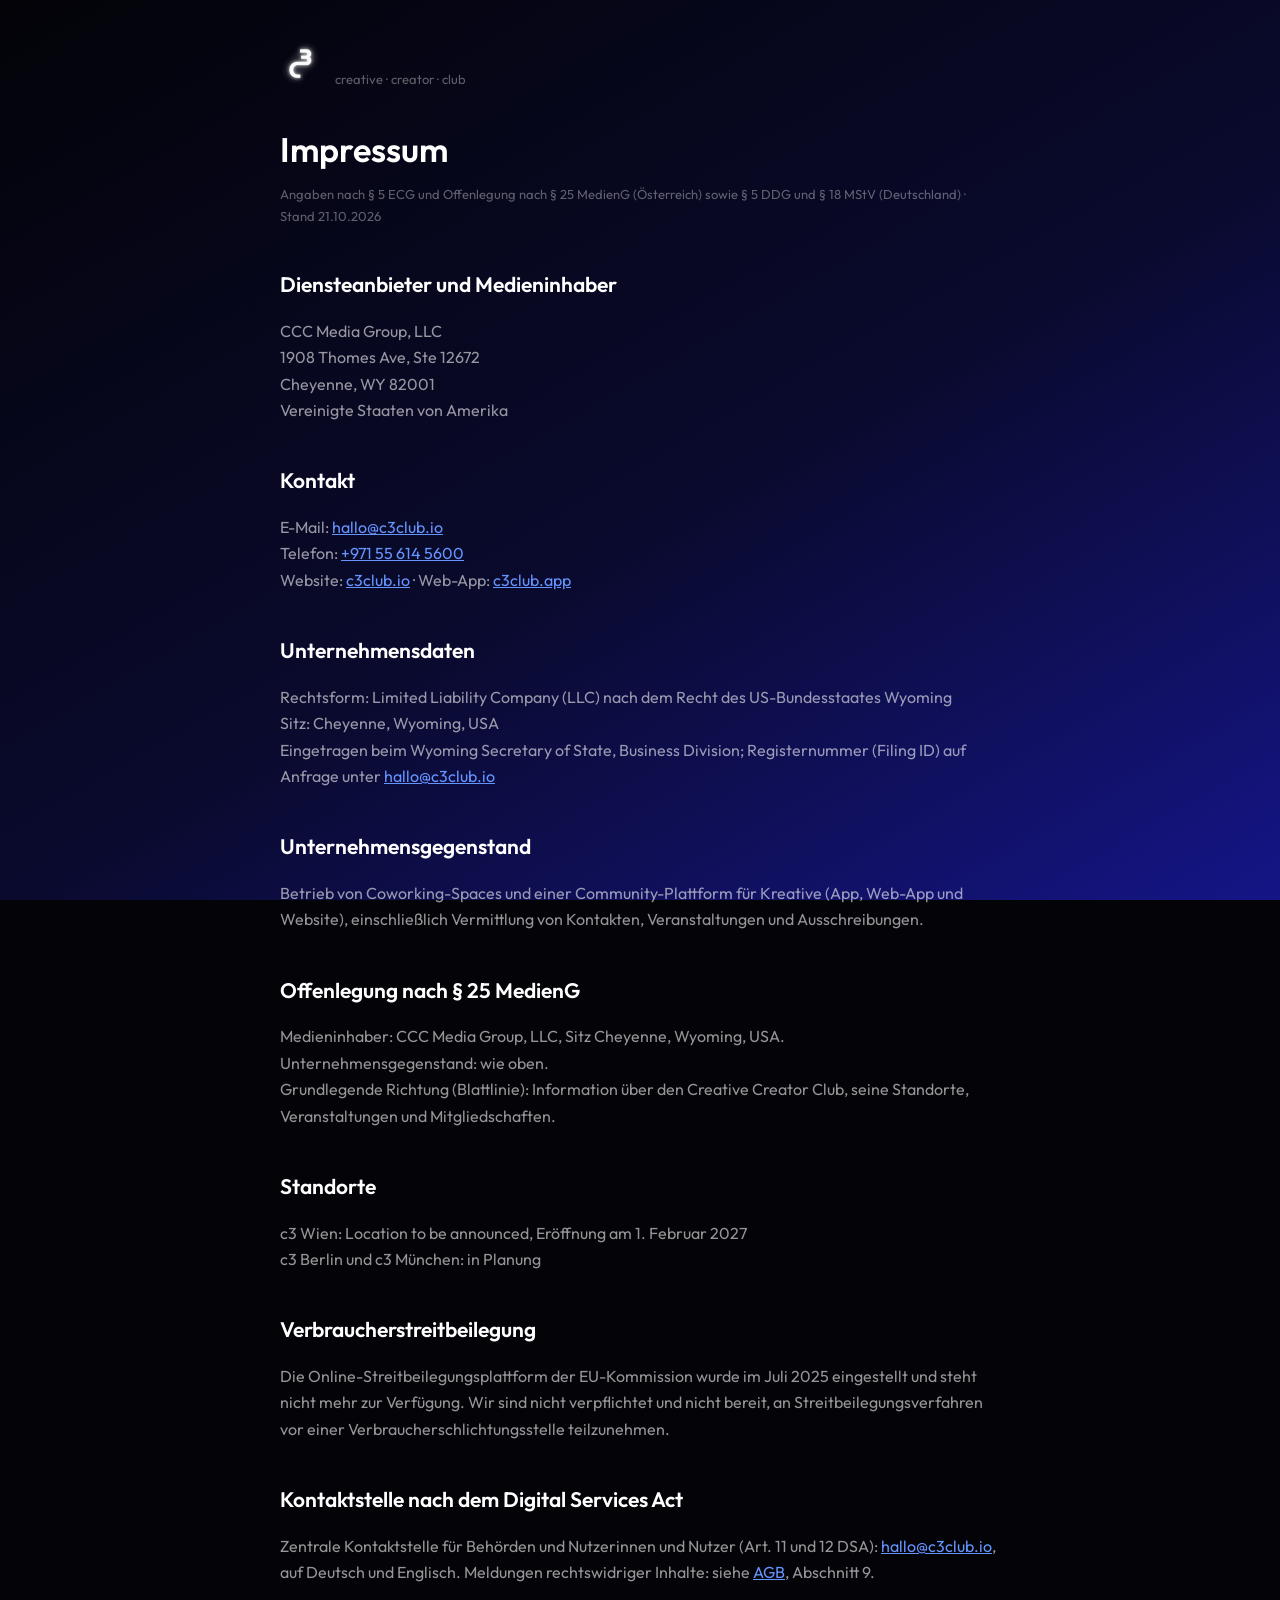
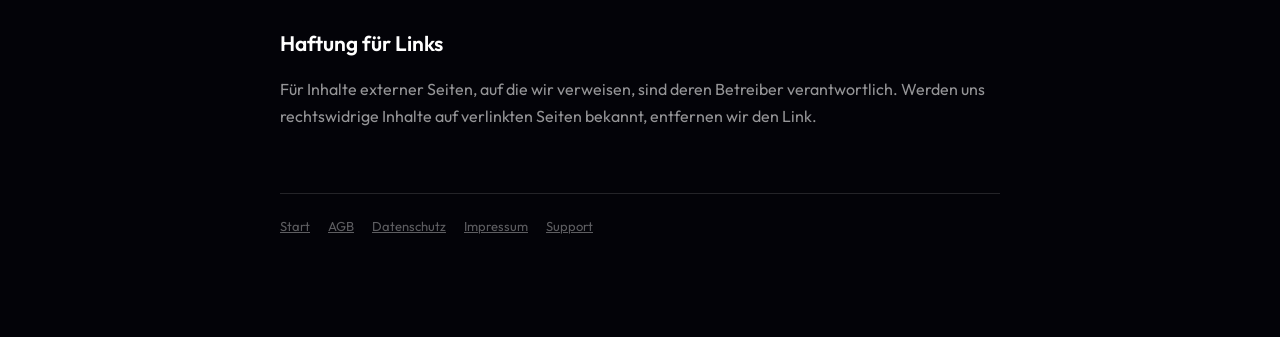
<file: impressum/index.html>
<!doctype html>
<html lang="de">
<head>
<meta charset="utf-8">
<meta name="viewport" content="width=device-width, initial-scale=1">
<title>Impressum — c3</title>
<meta name="description" content="Anbieterkennzeichnung und Offenlegung des Creative Creator Club.">
<link rel="icon" href="/favicon.png">
<link rel="stylesheet" href="/_stil.css">
</head>
<body>
<div class="seite">

<header class="marke">
  <a href="/"><img src="/wortmarke.png" alt="c3" class="marke-bild"></a>
  <span class="zusatz">creative · creator · club</span>
</header>

<h1>Impressum</h1>
<p class="stand">Angaben nach § 5 ECG und Offenlegung nach § 25 MedienG (Österreich) sowie § 5 DDG und § 18 MStV (Deutschland) · Stand 21.10.2026</p>

<h2>Diensteanbieter und Medieninhaber</h2>
<p>
  CCC Media Group, LLC<br>
  1908 Thomes Ave, Ste 12672<br>
  Cheyenne, WY 82001<br>
  Vereinigte Staaten von Amerika
</p>

<h2>Kontakt</h2>
<p>
  E-Mail: <a href="mailto:hallo@c3club.io">hallo@c3club.io</a><br>
  Telefon: <a href="tel:+971556145600">+971 55 614 5600</a><br>
  Website: <a href="https://c3club.io">c3club.io</a> · Web-App:
  <a href="https://c3club.app">c3club.app</a>
</p>

<h2>Unternehmensdaten</h2>
<p>
  Rechtsform: Limited Liability Company (LLC) nach dem Recht des
  US-Bundesstaates Wyoming<br>
  Sitz: Cheyenne, Wyoming, USA<br>
  Eingetragen beim Wyoming Secretary of State, Business Division;
  Registernummer (Filing ID) auf Anfrage unter
  <a href="mailto:hallo@c3club.io">hallo@c3club.io</a>
  <!-- [TODO Owner: Filing ID der LLC eintragen] -->
  <!-- [TODO Owner: Zeile „Vertretungsberechtigt:“ mit dem Namen des Managing Member ergänzen] -->
  <!-- [TODO Owner: Zeile „Umsatzsteuer-Identifikationsnummer:“ ergänzen, etwa ATU…, sobald erteilt] -->
</p>

<h2>Unternehmensgegenstand</h2>
<p>
  Betrieb von Coworking-Spaces und einer Community-Plattform für Kreative
  (App, Web-App und Website), einschließlich Vermittlung von Kontakten,
  Veranstaltungen und Ausschreibungen.
</p>
<!-- [TODO Owner: Absatz „Gewerbebehörde und Kammerzugehörigkeit:“ ergänzen, falls für die
  Tätigkeit in Österreich eine Gewerbeberechtigung besteht; anwendbare Rechtsvorschriften:
  Gewerbeordnung, abrufbar unter ris.bka.gv.at] -->

<h2>Offenlegung nach § 25 MedienG</h2>
<p>
  Medieninhaber: CCC Media Group, LLC, Sitz Cheyenne, Wyoming, USA.<br>
  Unternehmensgegenstand: wie oben.<br>
  <!-- [TODO Owner: Zeile „Beteiligungsverhältnisse:“ mit Gesellschaftern der LLC und Anteilen
  ergänzen, soweit nach § 25 Abs. 2 MedienG anzugeben] -->
  Grundlegende Richtung (Blattlinie): Information über den Creative Creator
  Club, seine Standorte, Veranstaltungen und Mitgliedschaften.
</p>

<!-- [TODO Owner: Abschnitt „Verantwortlich für den Inhalt nach § 18 Abs. 2 MStV“ mit Name und
  Anschrift der verantwortlichen Person ergänzen, sobald journalistisch-redaktionelle
  Inhalte veröffentlicht werden, etwa ein Magazin oder Newsletter] -->

<h2>Standorte</h2>
<p>
  c3 Wien: Location to be announced, Eröffnung am 1. Februar 2027<br>
  c3 Berlin und c3 München: in Planung
</p>

<h2>Verbraucherstreitbeilegung</h2>
<p>
  Die Online-Streitbeilegungsplattform der EU-Kommission wurde im Juli 2025
  eingestellt und steht nicht mehr zur Verfügung.
  <!-- [TODO Owner: Entscheidung zur Verbraucherschlichtung bestätigen. Entwurf:] -->
  Wir sind nicht verpflichtet und nicht bereit, an Streitbeilegungsverfahren
  vor einer Verbraucherschlichtungsstelle teilzunehmen.
</p>

<h2>Kontaktstelle nach dem Digital Services Act</h2>
<p>
  Zentrale Kontaktstelle für Behörden und Nutzerinnen und Nutzer (Art. 11
  und 12 DSA): <a href="mailto:hallo@c3club.io">hallo@c3club.io</a>,
  auf Deutsch und Englisch. Meldungen rechtswidriger Inhalte: siehe
  <a href="/agb">AGB</a>, Abschnitt 9.
  <!-- [TODO Owner: Zeile „Gesetzlicher Vertreter in der EU (Art. 13 DSA):“ ergänzen] -->
</p>

<h2>Haftung für Links</h2>
<p>
  Für Inhalte externer Seiten, auf die wir verweisen, sind deren Betreiber
  verantwortlich. Werden uns rechtswidrige Inhalte auf verlinkten Seiten
  bekannt, entfernen wir den Link.
</p>

<footer>
  <a href="/">Start</a>
  <a href="/agb">AGB</a>
  <a href="/datenschutz">Datenschutz</a>
  <a href="/impressum">Impressum</a>
  <a href="/support">Support</a>
</footer>

</div>
</body>
</html>
</file>
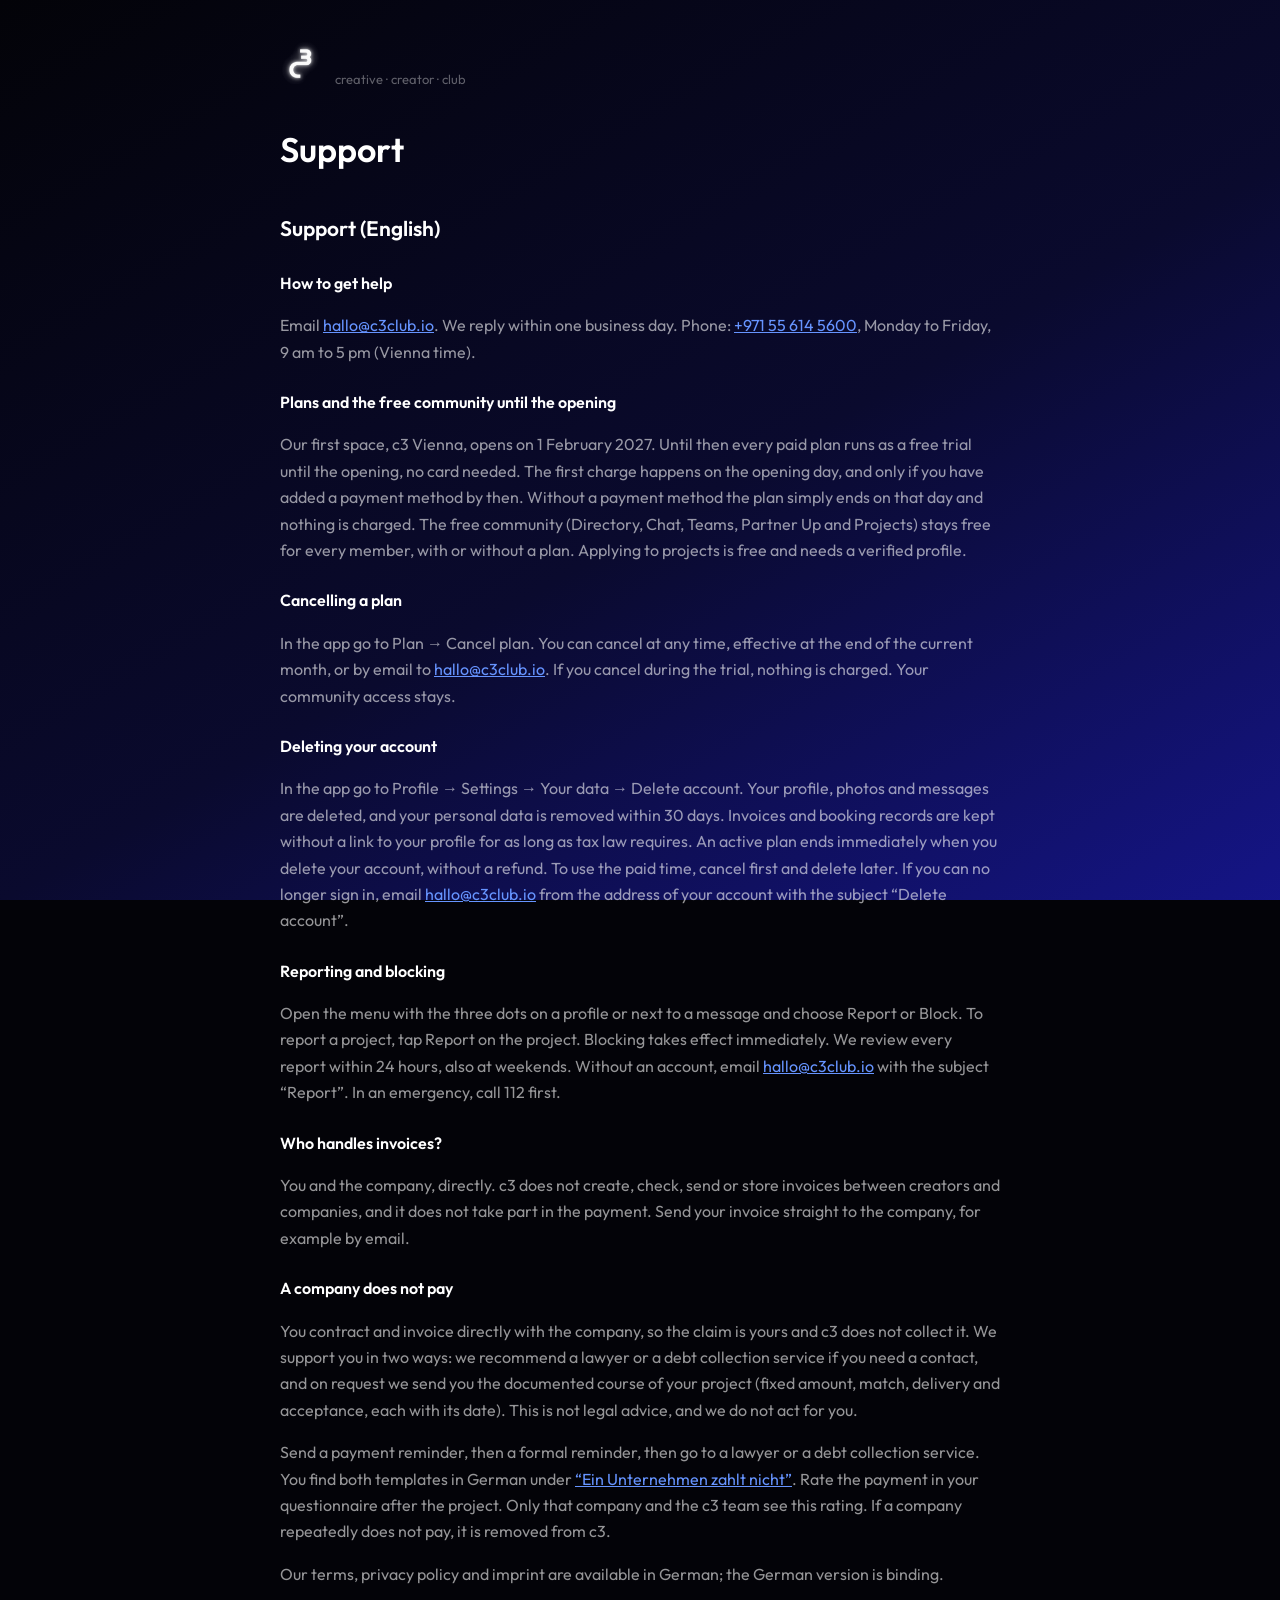
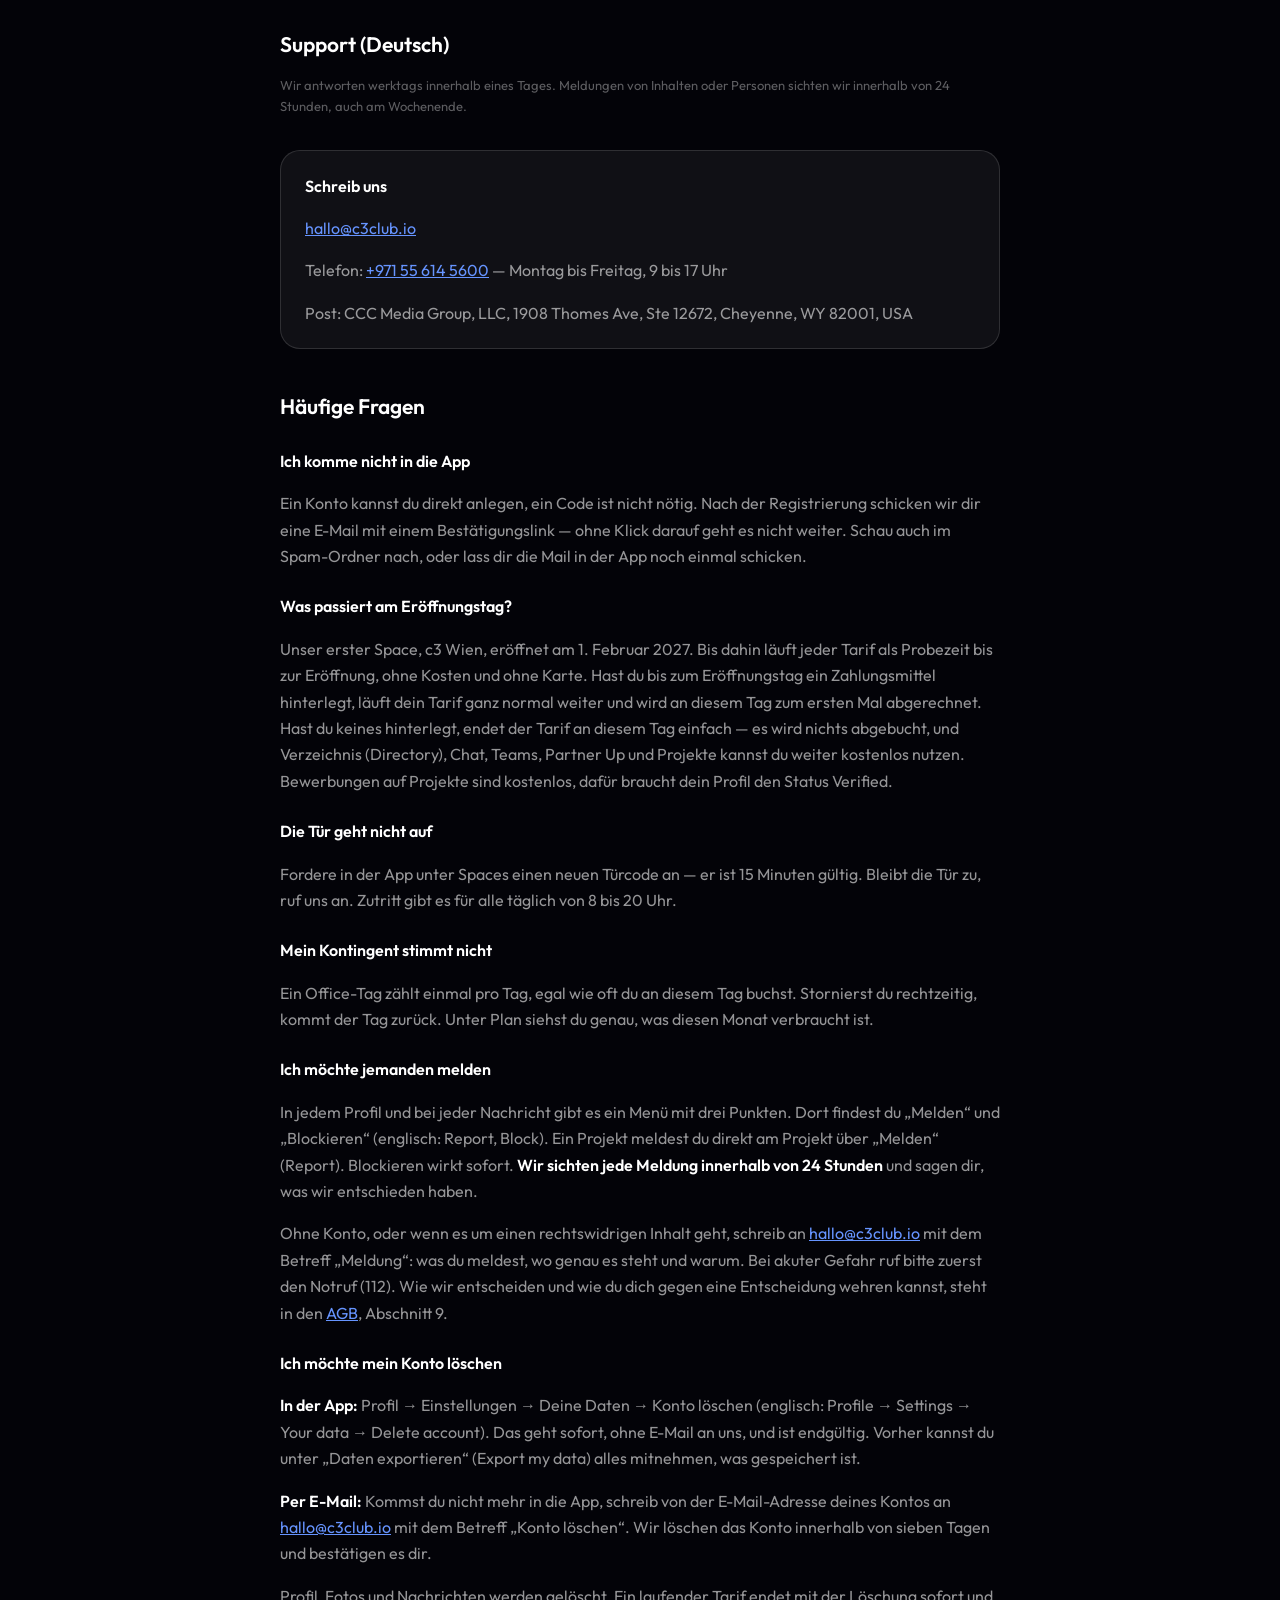
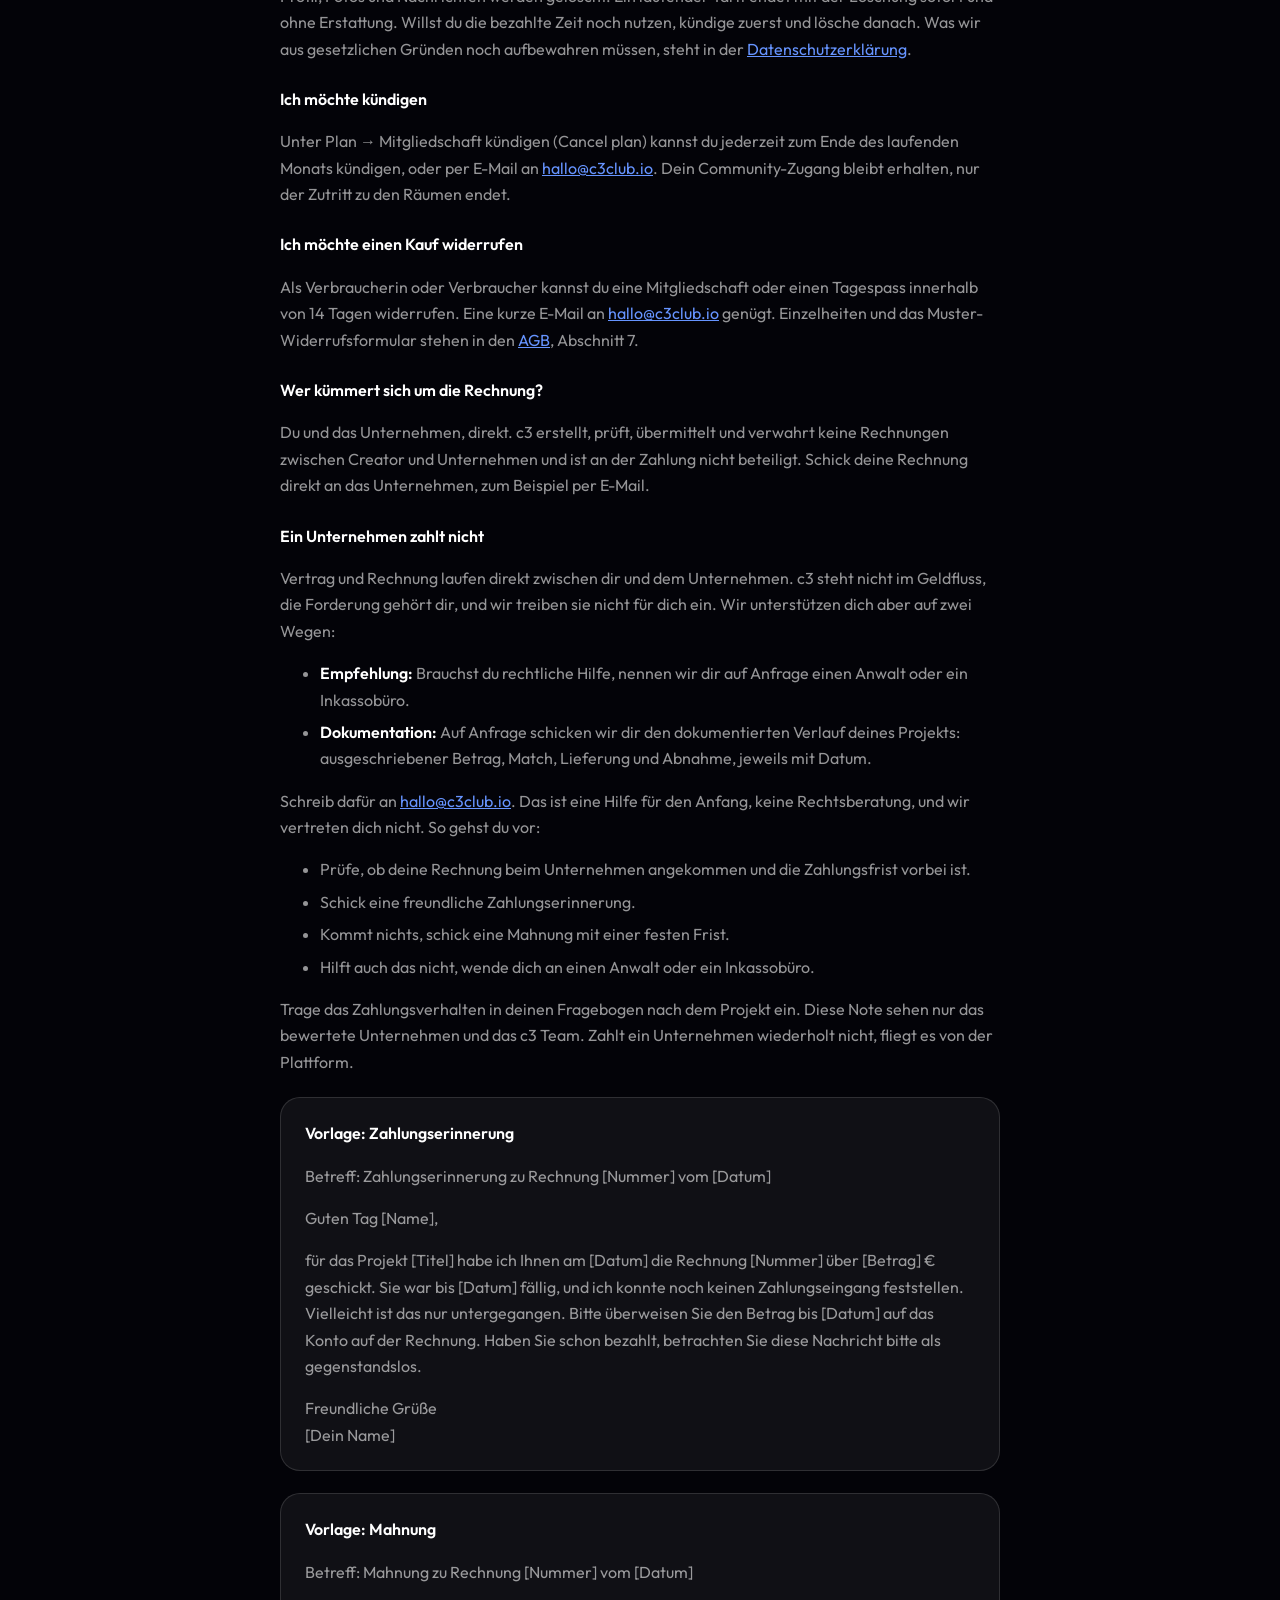
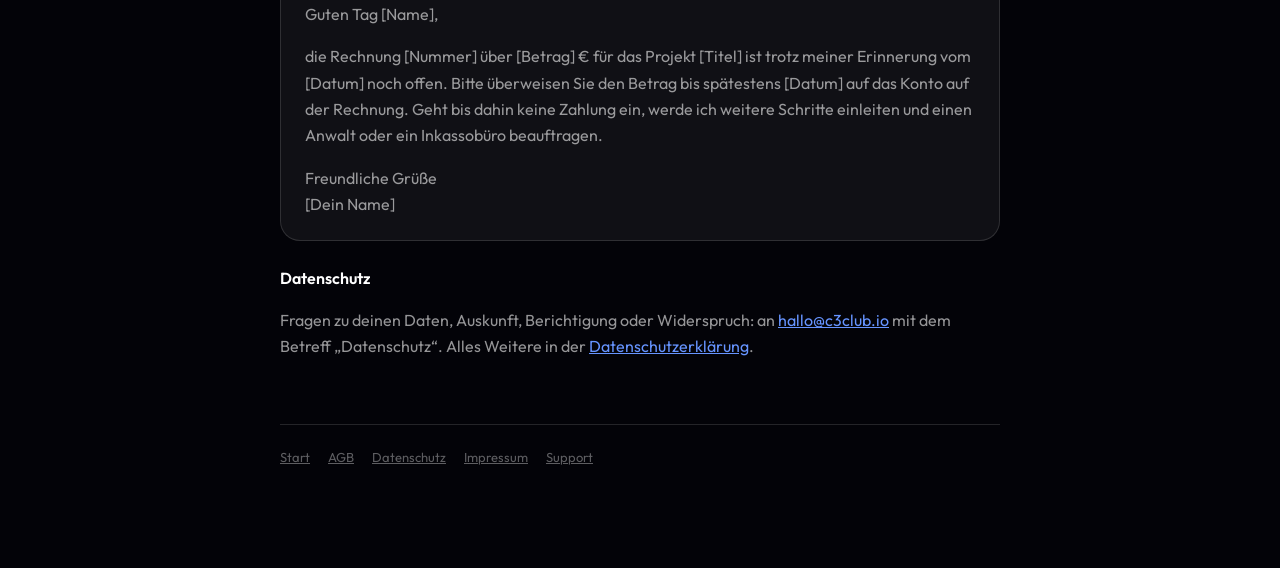
<file: support/index.html>
<!doctype html>
<html lang="de">
<head>
<meta charset="utf-8">
<meta name="viewport" content="width=device-width, initial-scale=1">
<title>Support — c3</title>
<link rel="icon" href="/favicon.png">
<link rel="stylesheet" href="/_stil.css">
</head>
<body>
<div class="seite">

<header class="marke">
  <a href="/"><img src="/wortmarke.png" alt="c3" class="marke-bild"></a>
  <span class="zusatz">creative · creator · club</span>
</header>

<h1>Support</h1>

<div lang="en">
<h2>Support (English)</h2>

<h3>How to get help</h3>
<p>
  Email <a href="mailto:hallo@c3club.io">hallo@c3club.io</a>. We reply within
  one business day. Phone: <a href="tel:+971556145600">+971 55 614 5600</a>,
  Monday to Friday, 9 am to 5 pm (Vienna time).
</p>

<h3>Plans and the free community until the opening</h3>
<p>
  Our first space, c3 Vienna, opens on 1 February 2027. Until then every paid
  plan runs as a free trial until the opening, no card needed. The first
  charge happens on the opening day, and only if you have added a payment
  method by then. Without a payment method the plan simply ends on that day
  and nothing is charged. The free community (Directory, Chat, Teams,
  Partner Up and Projects) stays free for every member, with or without a
  plan. Applying to projects is free and needs a verified profile.
</p>

<h3>Cancelling a plan</h3>
<p>
  In the app go to Plan → Cancel plan. You can cancel at any time, effective
  at the end of the current month, or by email to
  <a href="mailto:hallo@c3club.io">hallo@c3club.io</a>. If you cancel during
  the trial, nothing is charged. Your community access stays.
</p>

<h3>Deleting your account</h3>
<p>
  In the app go to Profile → Settings → Your data → Delete account. Your
  profile, photos and messages are deleted, and your personal data is removed
  within 30 days. Invoices and booking records are kept without a link to
  your profile for as long as tax law requires. An active plan ends
  immediately when you delete your account, without a refund. To use the
  paid time, cancel first and delete later. If you can no longer sign in,
  email <a href="mailto:hallo@c3club.io?subject=Delete%20account">hallo@c3club.io</a>
  from the address of your account with the subject “Delete account”.
</p>

<h3>Reporting and blocking</h3>
<p>
  Open the menu with the three dots on a profile or next to a message and
  choose Report or Block. To report a project, tap Report on the project. Blocking takes effect immediately. We
  review every report within 24 hours, also at weekends. Without an account,
  email <a href="mailto:hallo@c3club.io">hallo@c3club.io</a> with the subject
  “Report”. In an emergency, call 112 first.
</p>

<h3>Who handles invoices?</h3>
<p>
  You and the company, directly. c3 does not create, check, send or store invoices
  between creators and companies, and it does not take part in the payment. Send
  your invoice straight to the company, for example by email.
</p>

<h3>A company does not pay</h3>
<p>
  You contract and invoice directly with the company, so the claim is yours and
  c3 does not collect it. We support you in two ways: we recommend a lawyer or a
  debt collection service if you need a contact, and on request we send you the
  documented course of your project (fixed amount, match, delivery and acceptance,
  each with its date). This is not legal advice, and we do not act for you.
</p>
<p>
  Send a payment reminder, then a formal reminder, then go to a lawyer or a debt
  collection service. You find both templates in German under
  <a href="#zahlung">“Ein Unternehmen zahlt nicht”</a>. Rate the payment in your
  questionnaire after the project. Only that company and the c3 team see this rating. If a company repeatedly does not pay, it is removed from c3.
</p>
<p>
  Our terms, privacy policy and imprint are available in German; the German
  version is binding.
</p>
</div>

<h2 lang="de">Support (Deutsch)</h2>
<p class="stand">Wir antworten werktags innerhalb eines Tages. Meldungen von Inhalten oder Personen sichten wir innerhalb von 24 Stunden, auch am Wochenende.</p>

<div class="karte">
  <h3 style="margin-top:0">Schreib uns</h3>
  <p><a href="mailto:hallo@c3club.io">hallo@c3club.io</a></p>
  <p>Telefon: <a href="tel:+971556145600">+971 55 614 5600</a> — Montag bis Freitag, 9 bis 17 Uhr</p>
  <p style="margin-bottom:0">Post: CCC Media Group, LLC, 1908 Thomes Ave, Ste 12672, Cheyenne, WY 82001, USA</p>
</div>

<h2>Häufige Fragen</h2>

<h3>Ich komme nicht in die App</h3>
<p>
  Ein Konto kannst du direkt anlegen, ein Code ist nicht nötig. Nach der
  Registrierung schicken wir dir eine E-Mail mit einem Bestätigungslink —
  ohne Klick darauf geht es nicht weiter. Schau auch im Spam-Ordner nach,
  oder lass dir die Mail in der App noch einmal schicken.
</p>

<h3>Was passiert am Eröffnungstag?</h3>
<p>
  Unser erster Space, c3 Wien, eröffnet am 1. Februar 2027. Bis dahin läuft
  jeder Tarif als Probezeit bis zur Eröffnung, ohne Kosten und ohne Karte.
  Hast du bis zum Eröffnungstag ein Zahlungsmittel hinterlegt, läuft dein
  Tarif ganz normal weiter und wird an diesem Tag zum ersten Mal
  abgerechnet. Hast du keines hinterlegt, endet der Tarif an diesem Tag
  einfach — es wird nichts abgebucht, und Verzeichnis (Directory), Chat,
  Teams, Partner Up und Projekte kannst du weiter kostenlos nutzen.
  Bewerbungen auf Projekte sind kostenlos, dafür braucht dein Profil den Status
  Verified.
</p>

<h3>Die Tür geht nicht auf</h3>
<p>
  Fordere in der App unter Spaces einen neuen Türcode an — er ist 15 Minuten
  gültig. Bleibt die Tür zu, ruf uns an. Zutritt gibt es für alle täglich von
  8 bis 20 Uhr.
</p>

<h3>Mein Kontingent stimmt nicht</h3>
<p>
  Ein Office-Tag zählt einmal pro Tag, egal wie oft du an diesem Tag buchst.
  Stornierst du rechtzeitig, kommt der Tag zurück. Unter Plan siehst du
  genau, was diesen Monat verbraucht ist.
</p>

<h3>Ich möchte jemanden melden</h3>
<p>
  In jedem Profil und bei jeder Nachricht gibt es ein Menü mit drei Punkten.
  Dort findest du „Melden“ und „Blockieren“ (englisch: Report, Block).
  Ein Projekt meldest du direkt am Projekt über „Melden“ (Report).
  Blockieren wirkt sofort. <strong>Wir sichten jede Meldung innerhalb von
  24 Stunden</strong> und sagen dir, was wir entschieden haben.
</p>
<p>
  Ohne Konto, oder wenn es um einen rechtswidrigen Inhalt geht, schreib an
  <a href="mailto:hallo@c3club.io">hallo@c3club.io</a> mit dem Betreff
  „Meldung“: was du meldest, wo genau es steht und warum. Bei akuter Gefahr
  ruf bitte zuerst den Notruf (112). Wie wir entscheiden und wie du dich
  gegen eine Entscheidung wehren kannst, steht in den
  <a href="/agb">AGB</a>, Abschnitt 9.
</p>

<h3 id="konto-loeschen">Ich möchte mein Konto löschen</h3>
<p>
  <strong>In der App:</strong> Profil → Einstellungen → Deine Daten → Konto
  löschen (englisch: Profile → Settings → Your data → Delete account). Das
  geht sofort, ohne E-Mail an uns, und ist endgültig. Vorher kannst du unter
  „Daten exportieren“ (Export my data) alles mitnehmen, was gespeichert ist.
</p>
<p>
  <strong>Per E-Mail:</strong> Kommst du nicht mehr in die App, schreib von
  der E-Mail-Adresse deines Kontos an
  <a href="mailto:hallo@c3club.io?subject=Konto%20l%C3%B6schen">hallo@c3club.io</a>
  mit dem Betreff „Konto löschen“. Wir löschen das Konto innerhalb von
  sieben Tagen und bestätigen es dir.
</p>
<p>
  Profil, Fotos und Nachrichten werden gelöscht. Ein laufender Tarif endet
  mit der Löschung sofort und ohne Erstattung. Willst du die bezahlte Zeit
  noch nutzen, kündige zuerst und lösche danach. Was wir aus
  gesetzlichen Gründen noch aufbewahren müssen, steht in der
  <a href="/datenschutz">Datenschutzerklärung</a>.
</p>

<h3>Ich möchte kündigen</h3>
<p>
  Unter Plan → Mitgliedschaft kündigen (Cancel plan) kannst du jederzeit zum
  Ende des laufenden Monats kündigen, oder per E-Mail an
  <a href="mailto:hallo@c3club.io">hallo@c3club.io</a>. Dein
  Community-Zugang bleibt erhalten, nur der Zutritt zu den Räumen endet.
</p>

<h3>Ich möchte einen Kauf widerrufen</h3>
<p>
  Als Verbraucherin oder Verbraucher kannst du eine Mitgliedschaft oder einen
  Tagespass innerhalb von 14 Tagen widerrufen. Eine kurze E-Mail an
  <a href="mailto:hallo@c3club.io">hallo@c3club.io</a> genügt. Einzelheiten
  und das Muster-Widerrufsformular stehen in den <a href="/agb">AGB</a>,
  Abschnitt 7.
</p>

<h3 id="rechnung">Wer kümmert sich um die Rechnung?</h3>
<p>
  Du und das Unternehmen, direkt. c3 erstellt, prüft, übermittelt und verwahrt keine
  Rechnungen zwischen Creator und Unternehmen und ist an der Zahlung nicht beteiligt.
  Schick deine Rechnung direkt an das Unternehmen, zum Beispiel per E-Mail.
</p>

<h3 id="zahlung">Ein Unternehmen zahlt nicht</h3>
<p>
  Vertrag und Rechnung laufen direkt zwischen dir und dem Unternehmen. c3 steht
  nicht im Geldfluss, die Forderung gehört dir, und wir treiben sie nicht für dich
  ein. Wir unterstützen dich aber auf zwei Wegen:
</p>
<ul>
  <li><strong>Empfehlung:</strong> Brauchst du rechtliche Hilfe, nennen wir dir auf
      Anfrage einen Anwalt oder ein Inkassobüro.</li>
  <li><strong>Dokumentation:</strong> Auf Anfrage schicken wir dir den dokumentierten
      Verlauf deines Projekts: ausgeschriebener Betrag, Match, Lieferung und Abnahme,
      jeweils mit Datum.</li>
</ul>
<p>
  Schreib dafür an <a href="mailto:hallo@c3club.io">hallo@c3club.io</a>. Das ist eine
  Hilfe für den Anfang, keine Rechtsberatung, und wir vertreten dich nicht. So gehst du vor:
</p>
<ul>
  <li>Prüfe, ob deine Rechnung beim Unternehmen angekommen und die Zahlungsfrist
      vorbei ist.</li>
  <li>Schick eine freundliche Zahlungserinnerung.</li>
  <li>Kommt nichts, schick eine Mahnung mit einer festen Frist.</li>
  <li>Hilft auch das nicht, wende dich an einen Anwalt oder ein Inkassobüro.</li>
</ul>
<p>
  Trage das Zahlungsverhalten in deinen Fragebogen nach dem Projekt ein. Diese Note
  sehen nur das bewertete Unternehmen und das c3 Team. Zahlt ein Unternehmen wiederholt
  nicht, fliegt es von der Plattform.
</p>

<div class="karte">
  <h3 style="margin-top:0">Vorlage: Zahlungserinnerung</h3>
  <p>Betreff: Zahlungserinnerung zu Rechnung [Nummer] vom [Datum]</p>
  <p>Guten Tag [Name],</p>
  <p>
    für das Projekt [Titel] habe ich Ihnen am [Datum] die Rechnung [Nummer] über
    [Betrag] € geschickt. Sie war bis [Datum] fällig, und ich konnte noch keinen
    Zahlungseingang feststellen. Vielleicht ist das nur untergegangen. Bitte
    überweisen Sie den Betrag bis [Datum] auf das Konto auf der Rechnung. Haben Sie
    schon bezahlt, betrachten Sie diese Nachricht bitte als gegenstandslos.
  </p>
  <p style="margin-bottom:0">Freundliche Grüße<br>[Dein Name]</p>
</div>

<div class="karte">
  <h3 style="margin-top:0">Vorlage: Mahnung</h3>
  <p>Betreff: Mahnung zu Rechnung [Nummer] vom [Datum]</p>
  <p>Guten Tag [Name],</p>
  <p>
    die Rechnung [Nummer] über [Betrag] € für das Projekt [Titel] ist trotz meiner
    Erinnerung vom [Datum] noch offen. Bitte überweisen Sie den Betrag bis spätestens
    [Datum] auf das Konto auf der Rechnung. Geht bis dahin keine Zahlung ein, werde ich
    weitere Schritte einleiten und einen Anwalt oder ein Inkassobüro beauftragen.
  </p>
  <p style="margin-bottom:0">Freundliche Grüße<br>[Dein Name]</p>
</div>

<h3>Datenschutz</h3>
<p>
  Fragen zu deinen Daten, Auskunft, Berichtigung oder Widerspruch: an
  <a href="mailto:hallo@c3club.io">hallo@c3club.io</a> mit dem Betreff
  „Datenschutz“. Alles Weitere in der
  <a href="/datenschutz">Datenschutzerklärung</a>.
</p>

<footer>
  <a href="/">Start</a>
  <a href="/agb">AGB</a>
  <a href="/datenschutz">Datenschutz</a>
  <a href="/impressum">Impressum</a>
  <a href="/support">Support</a>
</footer>

</div>
</body>
</html>
</file>
<file: _stil.css>
/* c3 — gemeinsamer Stil für die Web-Seiten (Landing, Recht, Support) */

/* Outfit, selbst gehostet (gleicher Server, keine Google-Fonts-Anfrage). */
@font-face { font-family: Outfit; font-weight: 400; font-style: normal; font-display: swap; src: url('/fonts/Outfit_400Regular.ttf') format('truetype'); }
@font-face { font-family: Outfit; font-weight: 500; font-style: normal; font-display: swap; src: url('/fonts/Outfit_500Medium.ttf') format('truetype'); }
@font-face { font-family: Outfit; font-weight: 600; font-style: normal; font-display: swap; src: url('/fonts/Outfit_600SemiBold.ttf') format('truetype'); }
@font-face { font-family: Outfit; font-weight: 700; font-style: normal; font-display: swap; src: url('/fonts/Outfit_700Bold.ttf') format('truetype'); }

:root {
  --bg: #030308;
  --blau: #1E1ED6;
  --akzent: #2365FF;
  --glow: #6694FF;
  --txt: #ffffff;
  --txt2: rgba(255,255,255,0.58);
  --txt3: rgba(255,255,255,0.36);
  --kante: rgba(255,255,255,0.13);
  --glas: rgba(255,255,255,0.055);
}

* { box-sizing: border-box; }

html { -webkit-text-size-adjust: 100%; }

body {
  margin: 0;
  background: var(--bg);
  background-image: linear-gradient(150deg, #030308 0%, #0a0a2e 55%, #1E1ED6 140%);
  background-attachment: fixed;
  color: var(--txt);
  font-family: Outfit, -apple-system, BlinkMacSystemFont, 'Segoe UI', Roboto, sans-serif;
  font-size: 16px;
  line-height: 1.65;
  -webkit-font-smoothing: antialiased;
}

.seite {
  max-width: 760px;
  margin: 0 auto;
  padding: 40px 20px 100px;
}

header.marke {
  display: flex;
  align-items: baseline;
  gap: 14px;
  margin-bottom: 40px;
}
header.marke a { line-height: 0; text-decoration: none; }
/* Das echte Zeichen statt eines getippten "c3". Freigestellt auf
   transparent, damit es auf dem dunklen Grund wie auf dem blauen
   Ende des Verlaufs richtig liegt. */
header.marke .marke-bild { height: 44px; width: auto; display: block; }
header.marke .zusatz { color: var(--txt3); font-size: 13px; }

h1 { font-size: 34px; line-height: 1.2; margin: 0 0 8px; font-weight: 600; }
h2 { font-size: 21px; margin: 40px 0 10px; font-weight: 600; }
h3 { font-size: 16px; margin: 24px 0 6px; font-weight: 600; color: var(--txt); }
p, li { color: var(--txt2); }
li { margin-bottom: 6px; }
strong { color: var(--txt); font-weight: 600; }
a { color: var(--glow); }

.stand { color: var(--txt3); font-size: 13px; margin-bottom: 32px; }

.karte {
  background: var(--glas);
  border: 1px solid var(--kante);
  border-radius: 20px;
  padding: 22px 24px;
  margin: 22px 0;
}

.warnung {
  border-color: rgba(255,159,69,0.45);
  background: rgba(255,159,69,0.08);
}
.warnung strong { color: #FF9F45; }

table { width: 100%; border-collapse: collapse; margin: 14px 0; font-size: 14px; }
th, td { text-align: left; padding: 9px 10px; border-bottom: 1px solid var(--kante);
         vertical-align: top; color: var(--txt2);
         -webkit-hyphens: auto; hyphens: auto; overflow-wrap: break-word; }
th { color: var(--txt); font-weight: 600; }

.knopf {
  display: inline-block;
  background: #fff;
  color: var(--bg);
  border-radius: 99px;
  padding: 13px 28px;
  font-weight: 600;
  text-decoration: none;
  box-shadow: 0 0 22px rgba(255,255,255,0.28);
}
.knopf.geist {
  background: var(--glas);
  color: var(--txt);
  border: 1px solid var(--kante);
  box-shadow: none;
}

footer {
  margin-top: 64px; padding-top: 22px;
  border-top: 1px solid var(--kante);
  color: var(--txt3); font-size: 13px;
  display: flex; flex-wrap: wrap; gap: 18px;
}
footer a { color: var(--txt3); }

@media (max-width: 600px) {
  h1 { font-size: 28px; }
  .seite { padding: 28px 18px 80px; }
}
</file>
